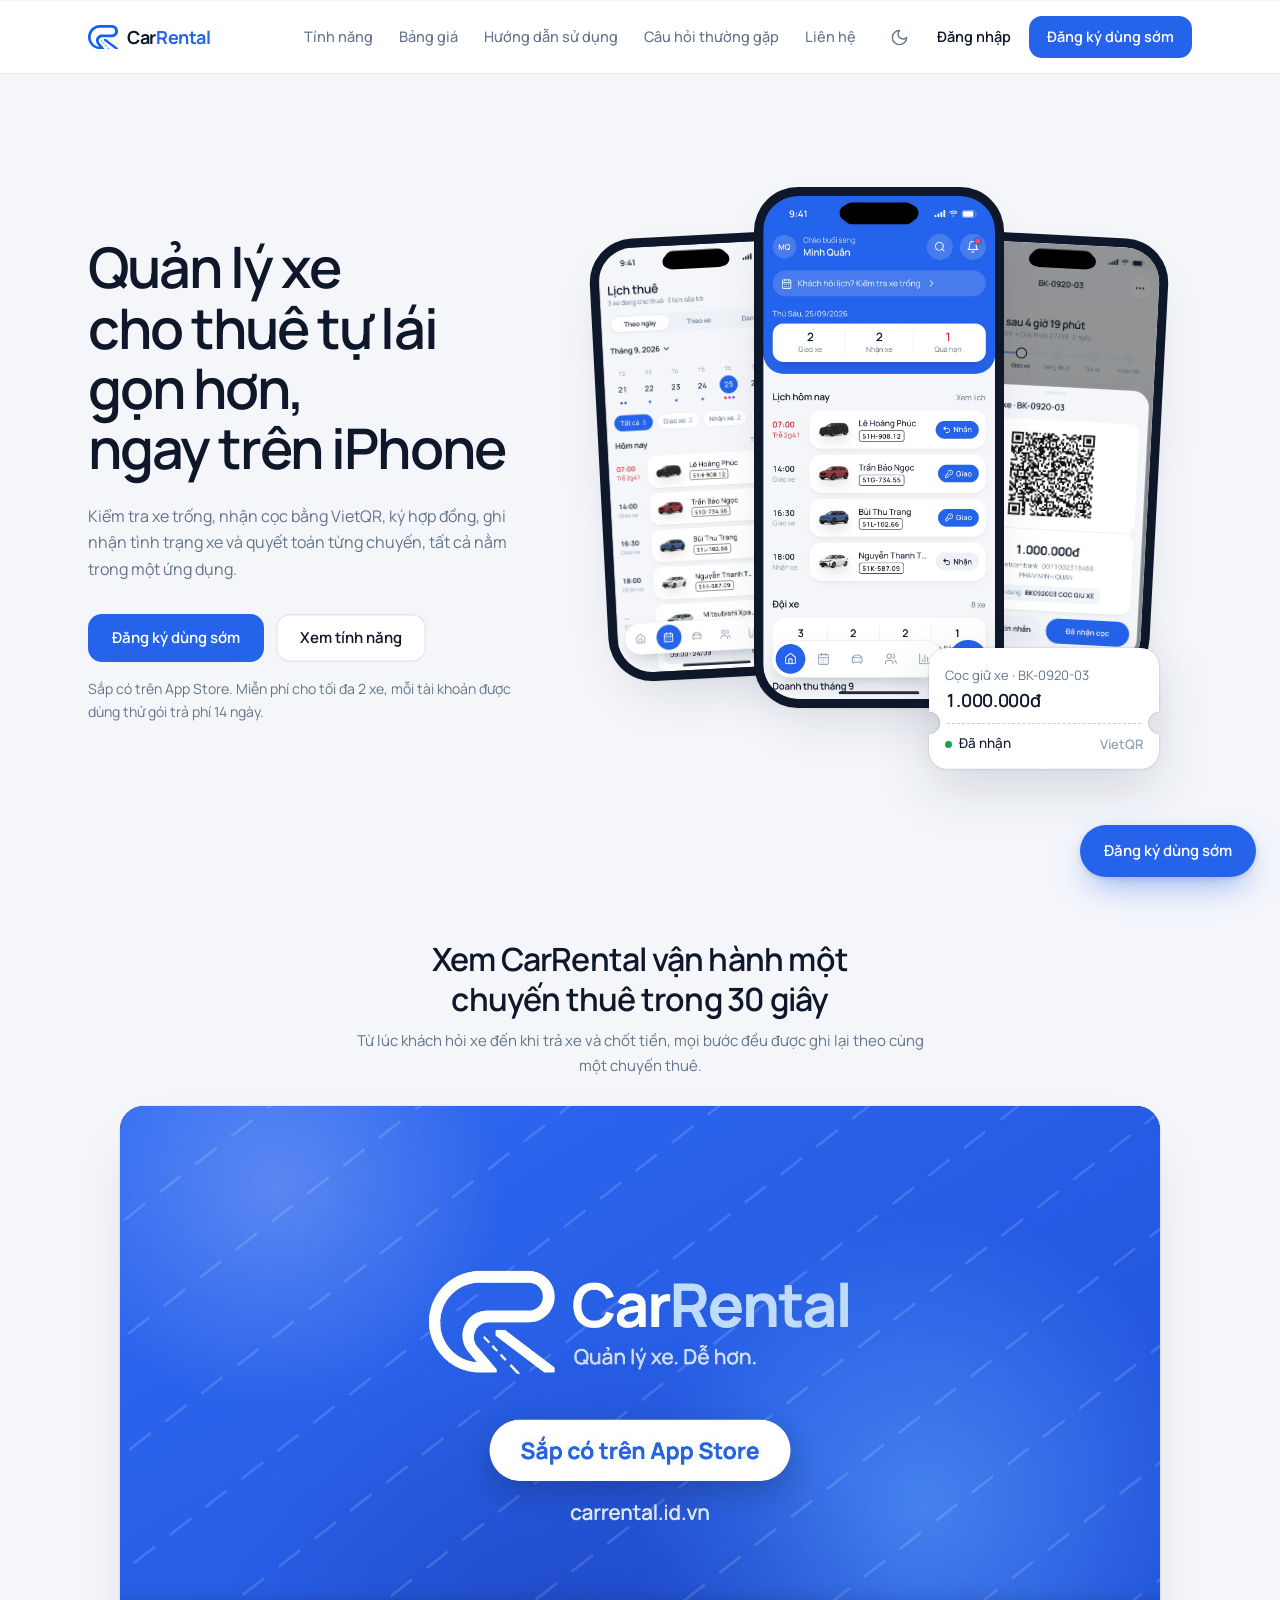
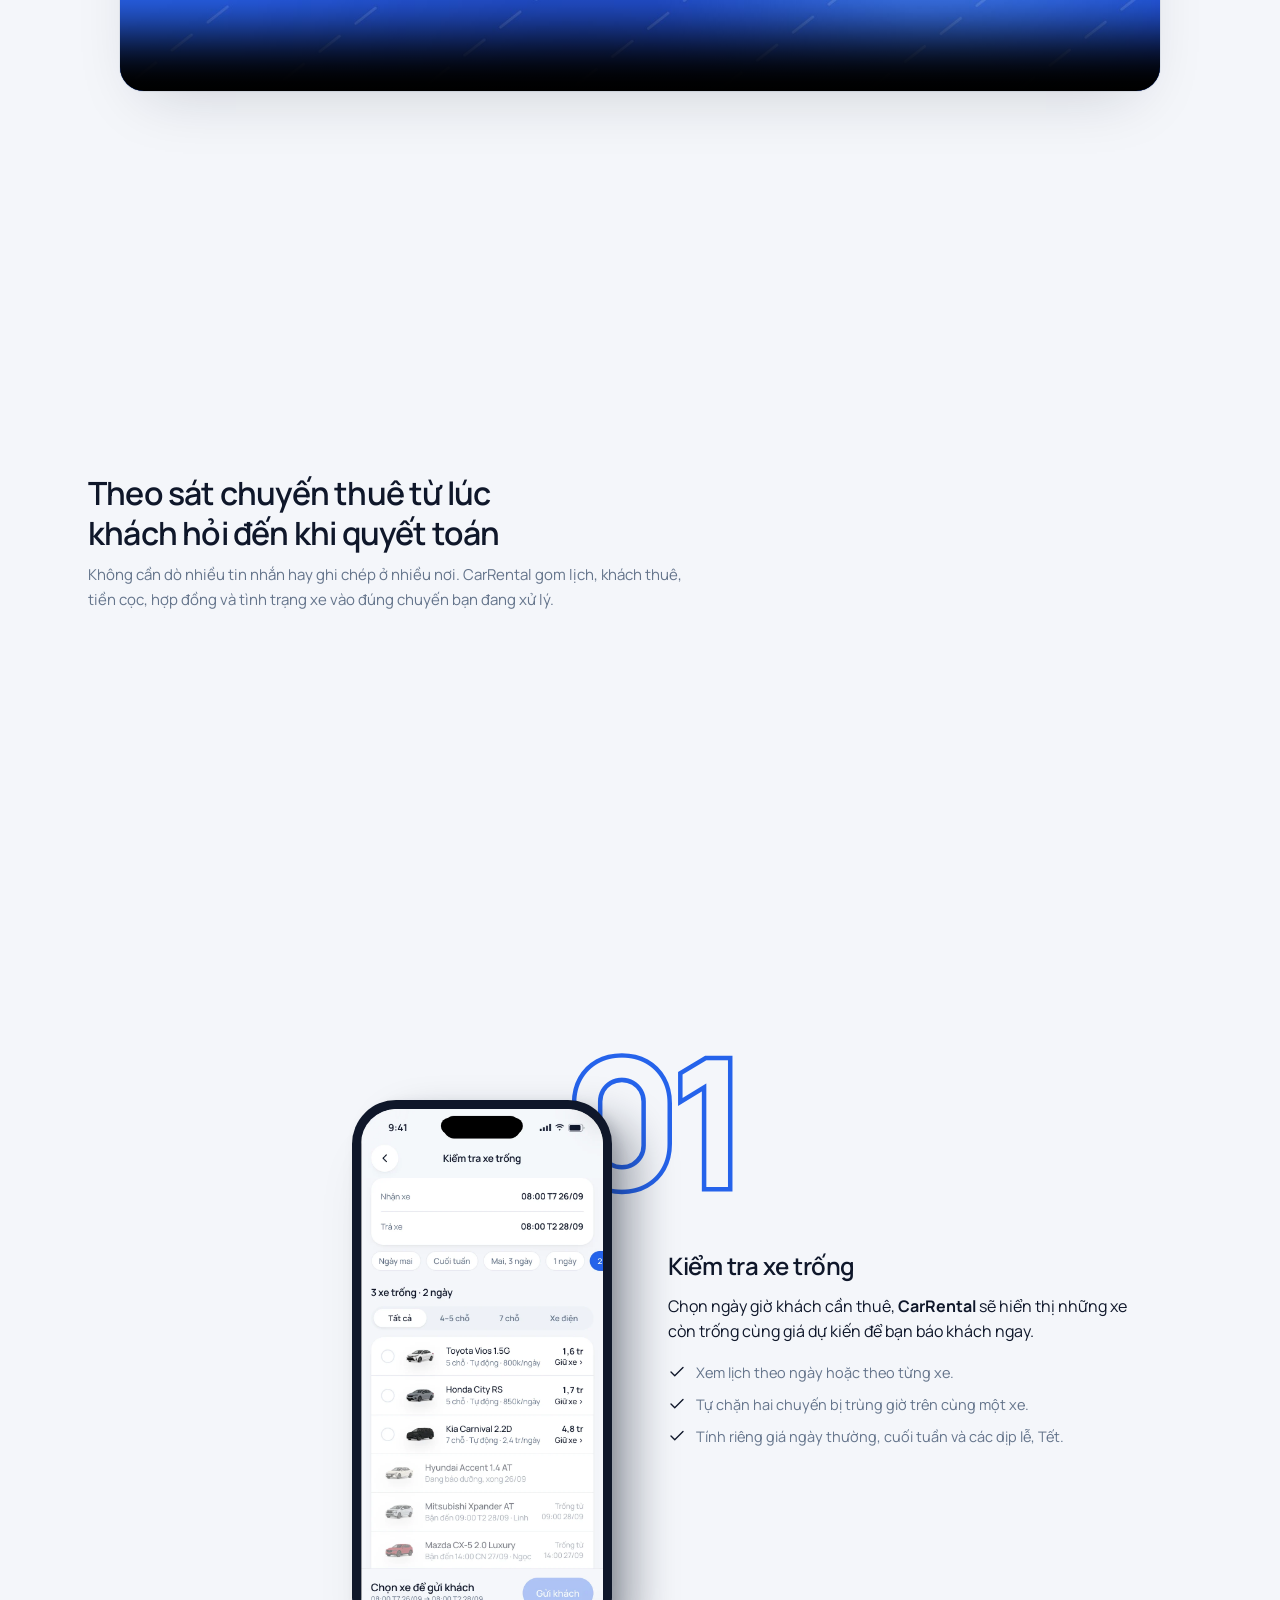
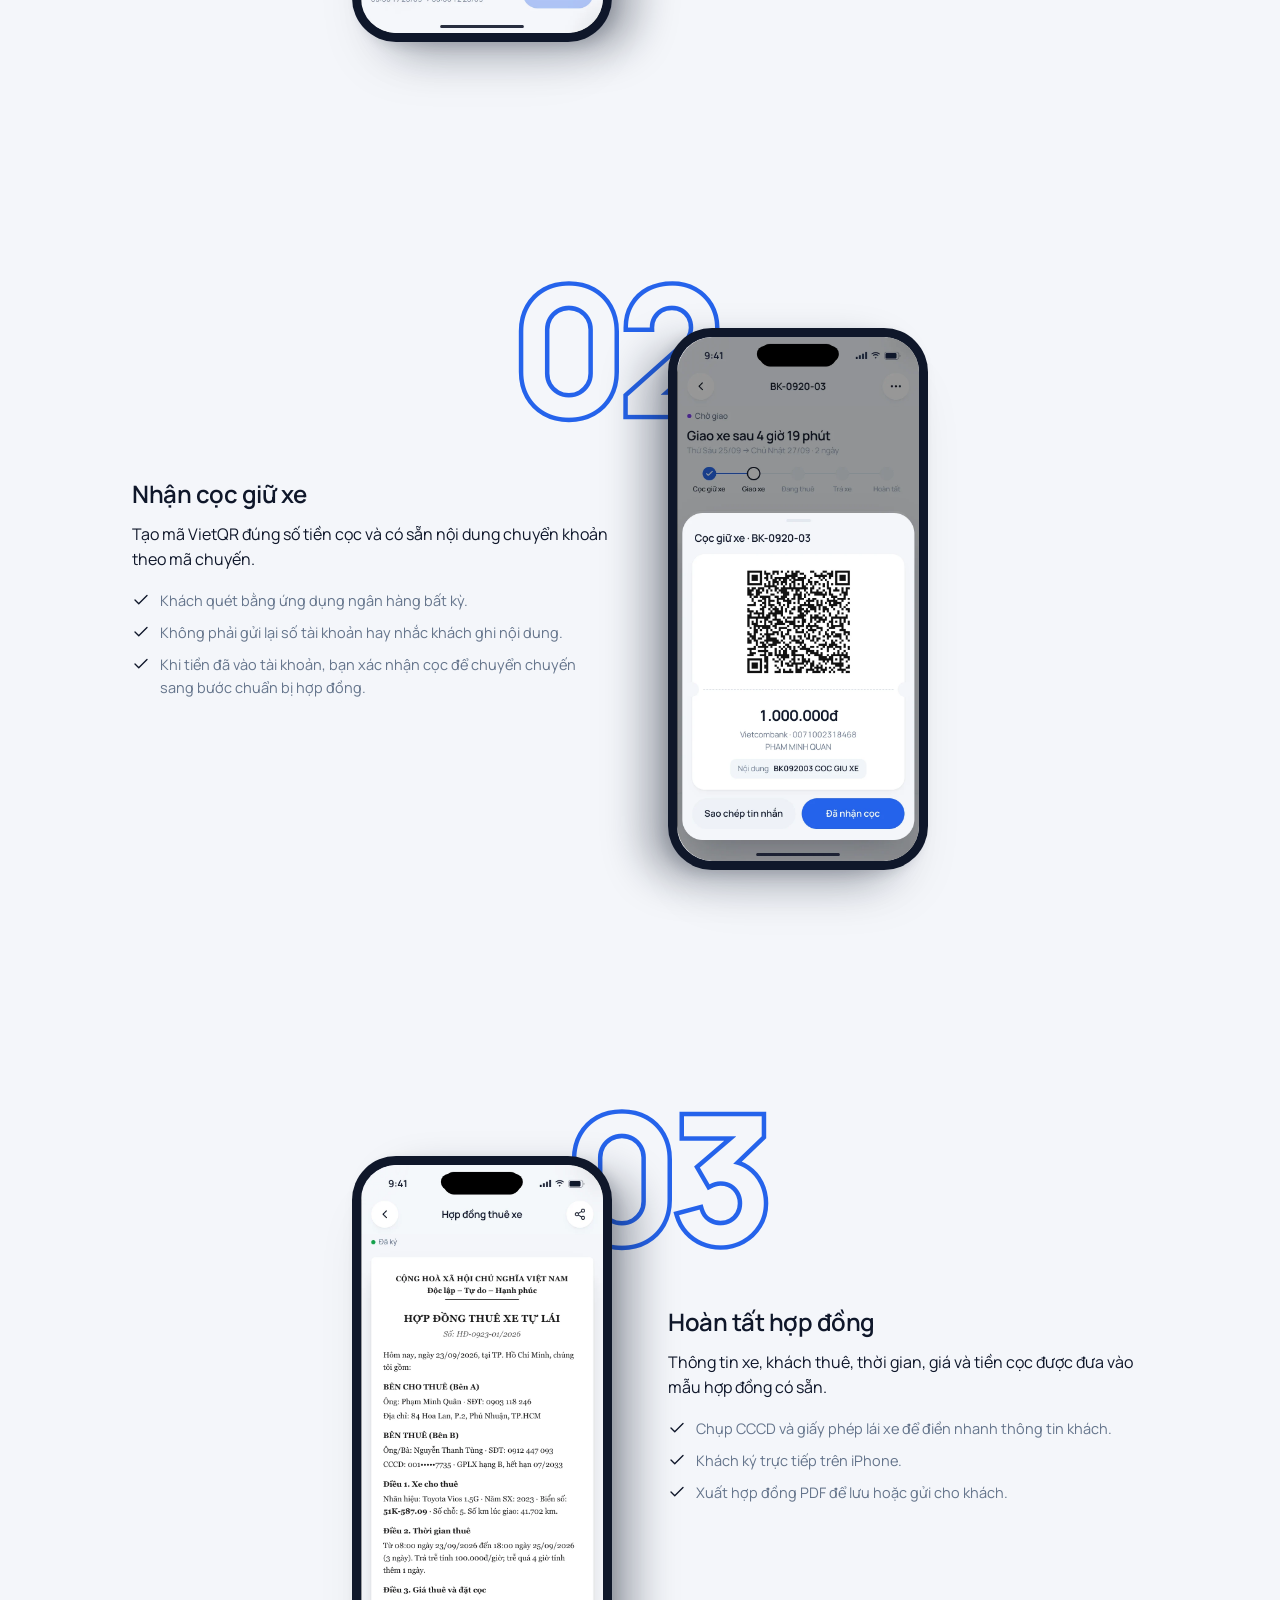
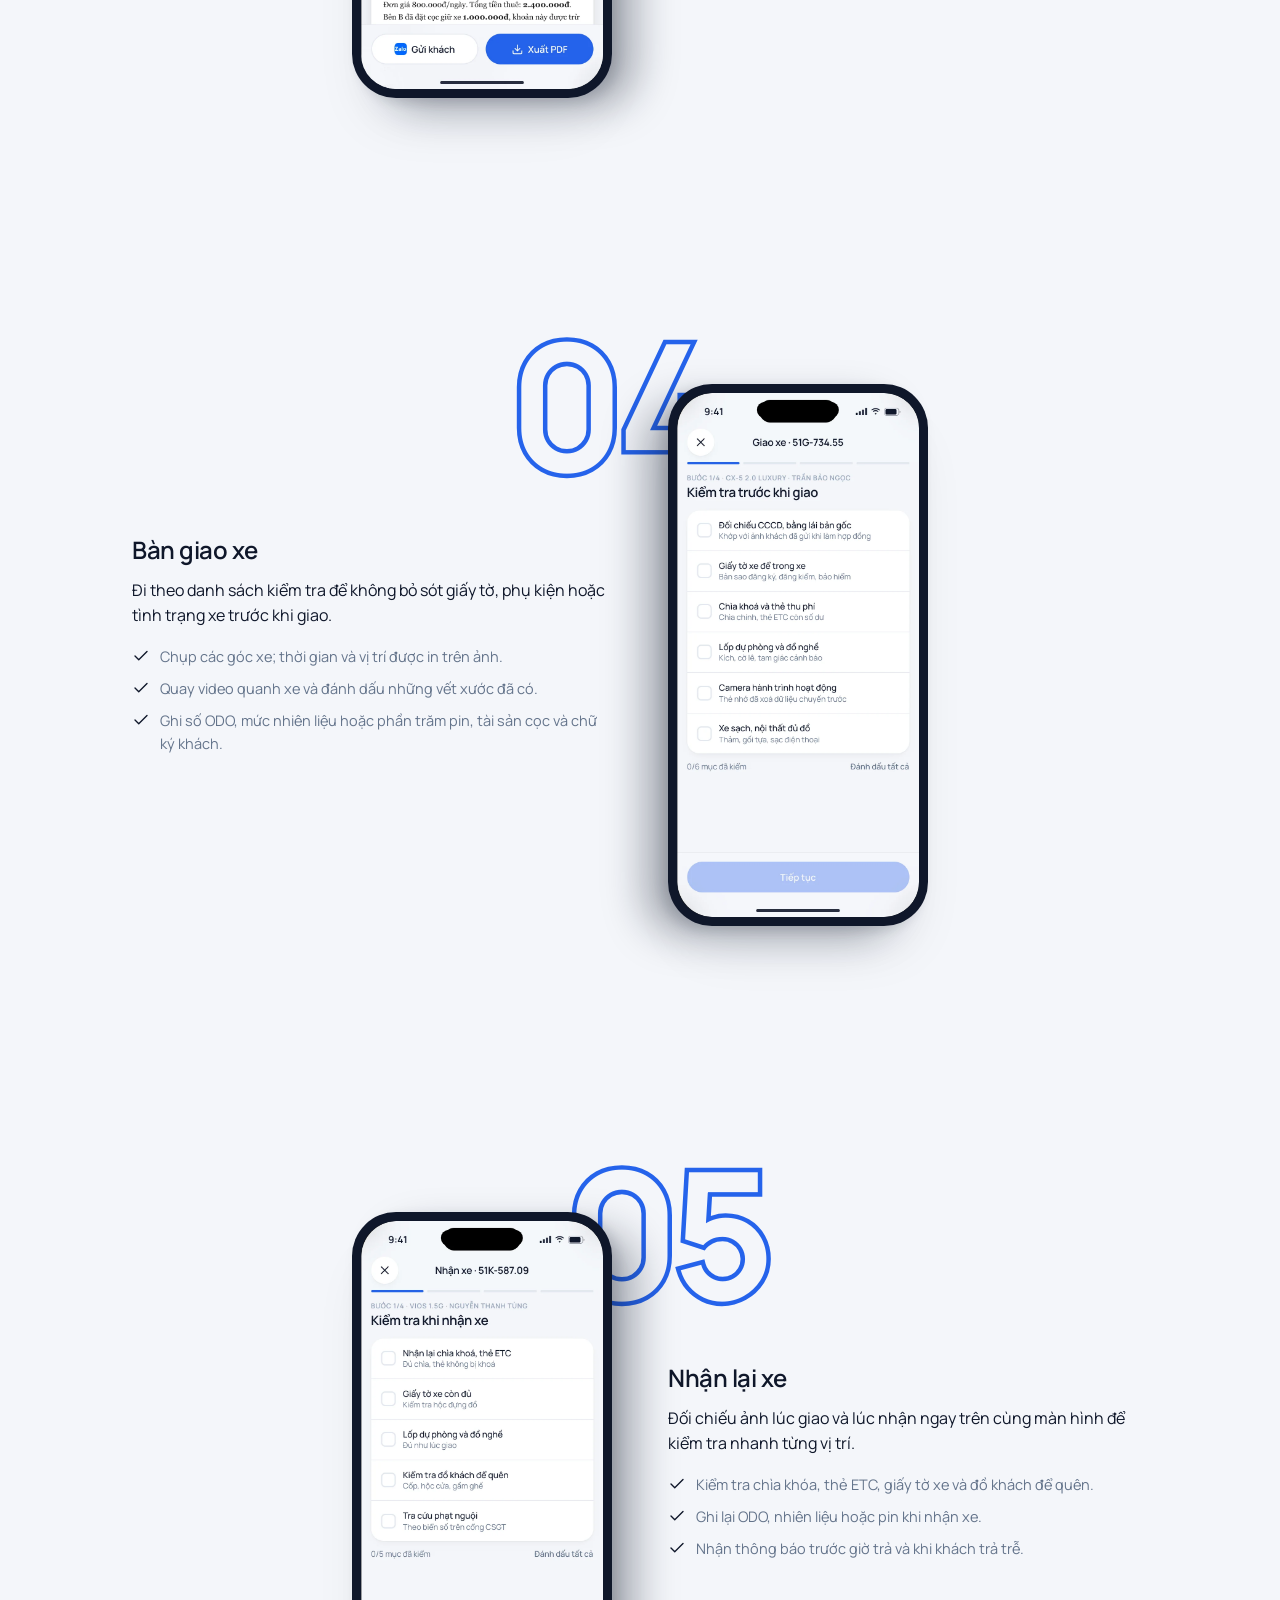
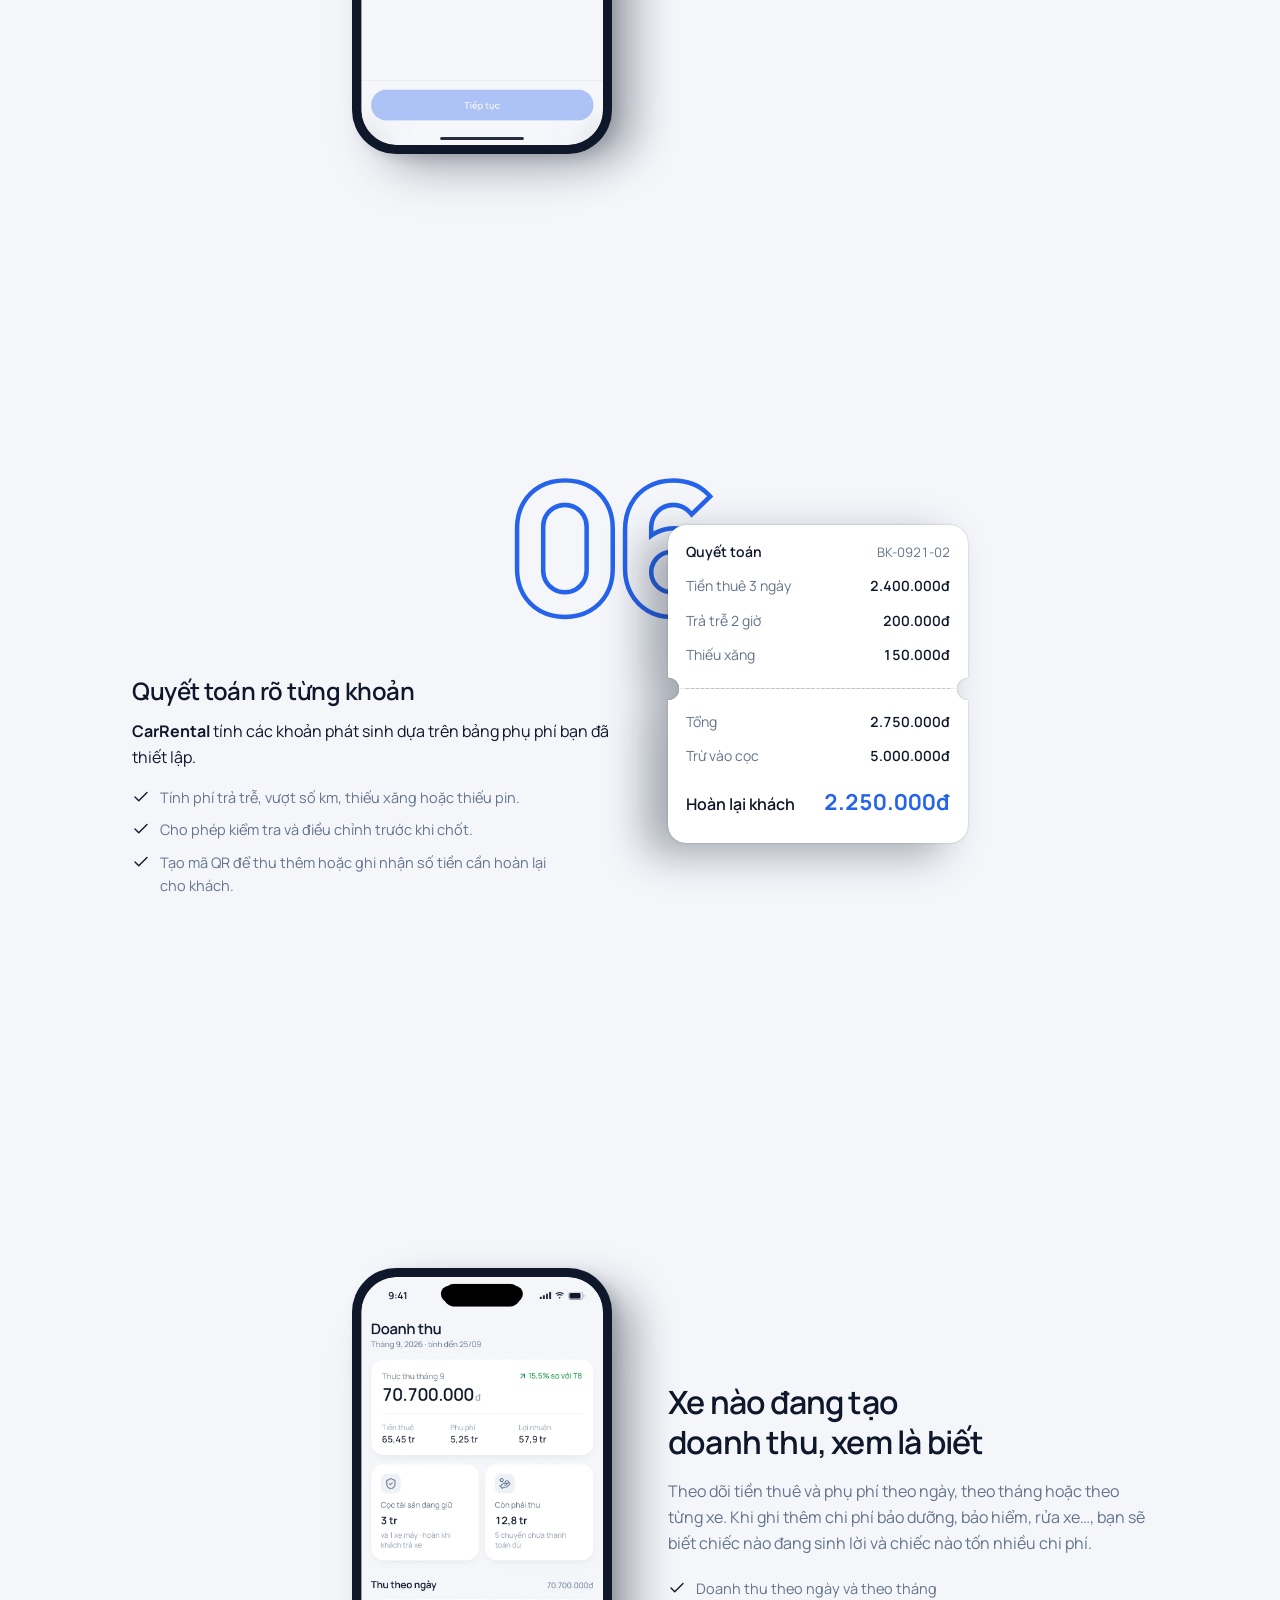
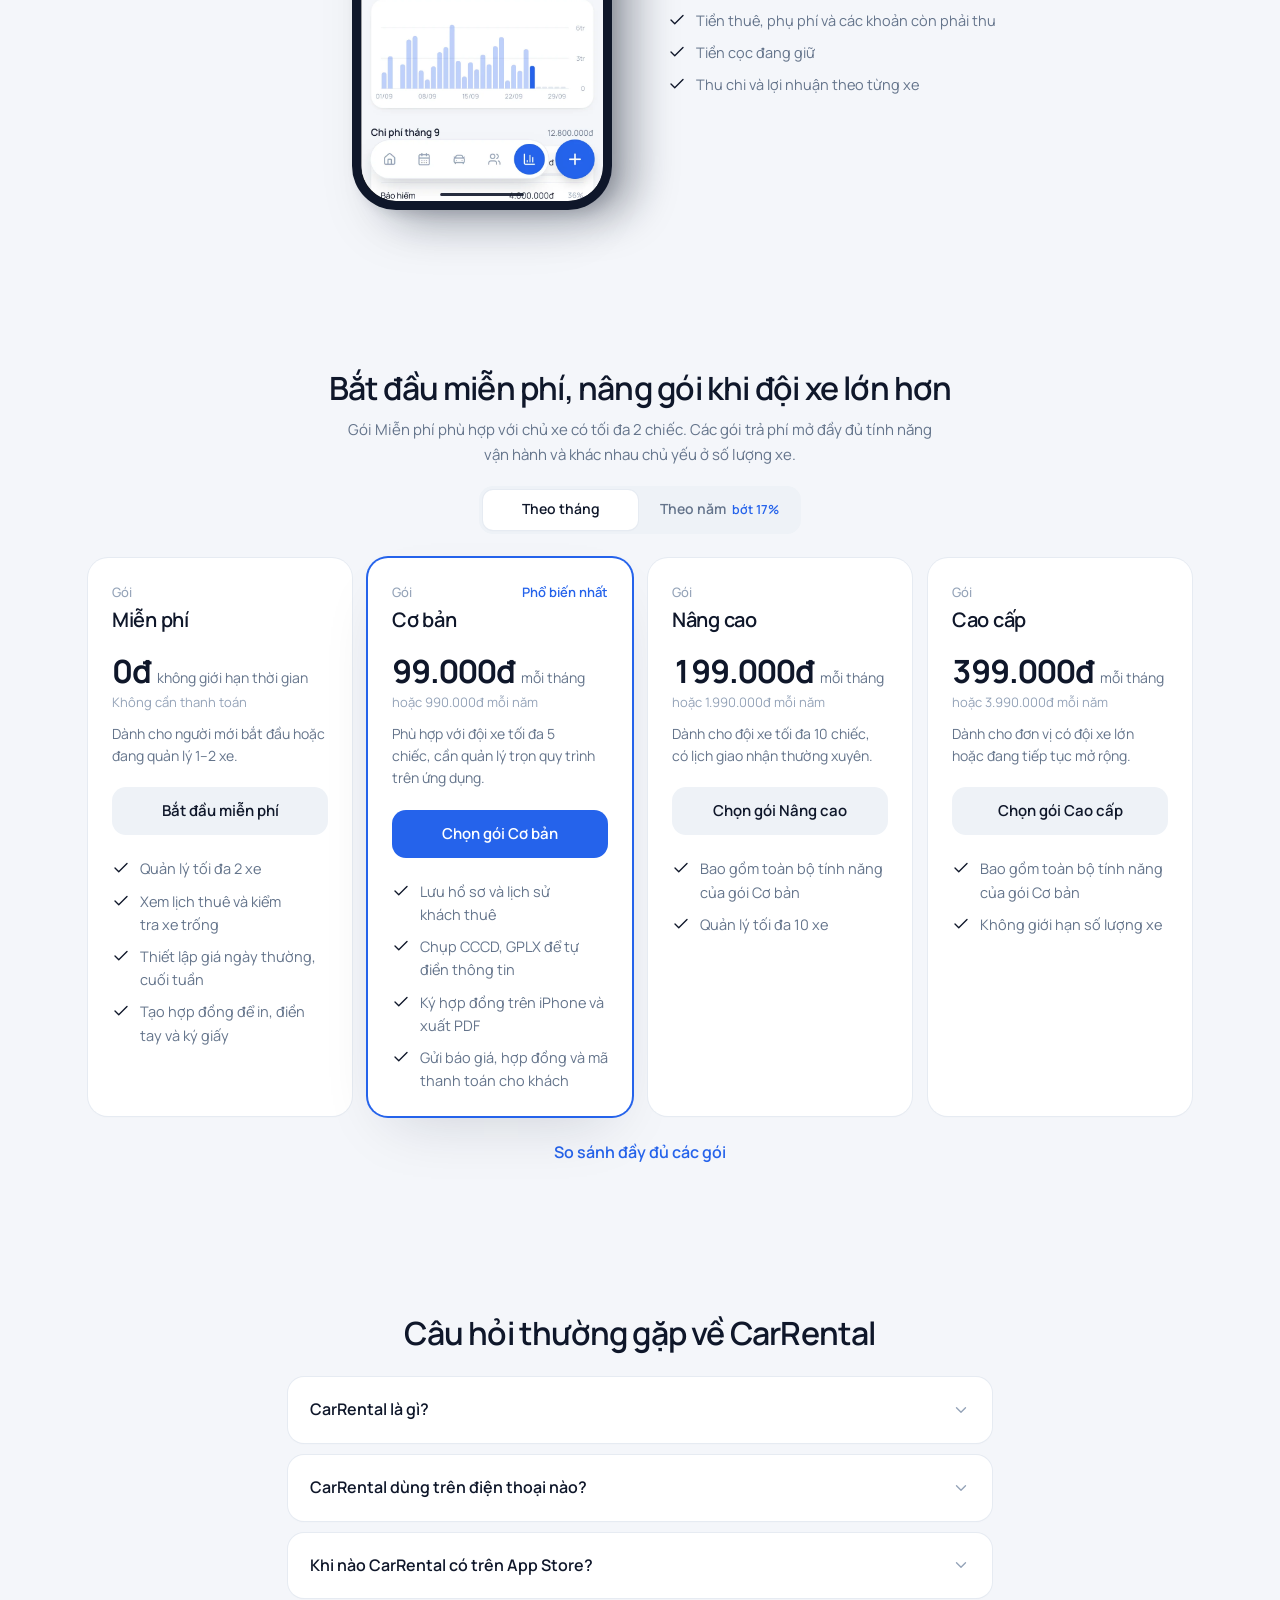
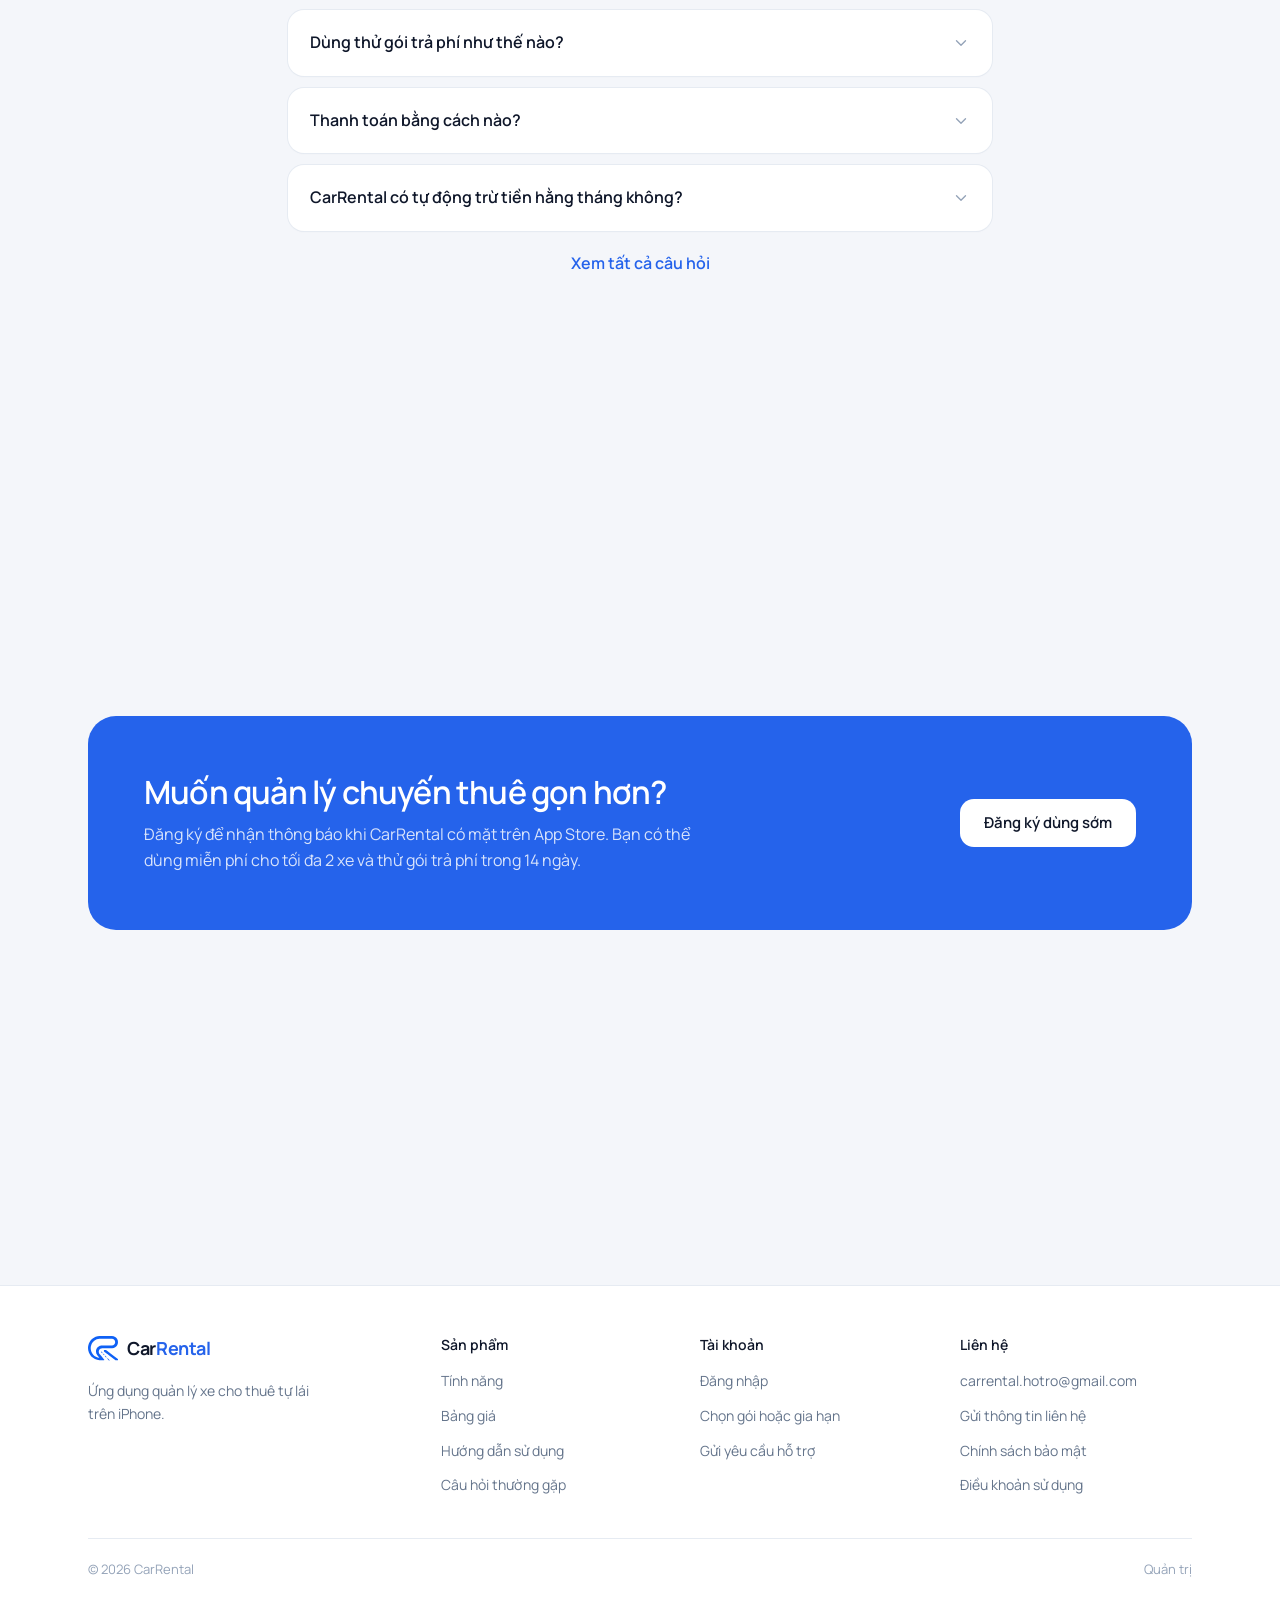
<file: index.html>
<!doctype html>
<html lang="vi" class="paged">
<head>
<meta charset="utf-8">

<meta name="viewport" content="width=device-width, initial-scale=1, viewport-fit=cover">
<title>Ứng dụng quản lý cho thuê xe tự lái | CarRental</title>
<meta name="description" content="CarRental giúp chủ xe quản lý lịch thuê, cọc VietQR, hợp đồng, giao nhận và thu chi ngay trên iPhone. Miễn phí cho đội xe tối đa 2 chiếc.">
<link rel="canonical" href="https://carrental.id.vn/">
<meta property="og:type" content="website">
<meta property="og:site_name" content="CarRental">
<meta property="og:locale" content="vi_VN">
<meta property="og:title" content="Ứng dụng quản lý cho thuê xe tự lái | CarRental">
<meta property="og:description" content="CarRental giúp chủ xe quản lý lịch thuê, cọc VietQR, hợp đồng, giao nhận và thu chi ngay trên iPhone. Miễn phí cho đội xe tối đa 2 chiếc.">
<meta property="og:url" content="https://carrental.id.vn/">
<meta property="og:image" content="https://carrental.id.vn/assets/og.png">
<meta property="og:image:width" content="1200">
<meta property="og:image:height" content="630">
<meta name="twitter:card" content="summary_large_image">
<meta name="theme-color" content="#F4F6FA" media="(prefers-color-scheme: light)">
<meta name="theme-color" content="#0B1120" media="(prefers-color-scheme: dark)">
<link rel="icon" href="./favicon.svg" type="image/svg+xml">
<link rel="apple-touch-icon" href="./assets/apple-touch-icon.png">
<script>try{var t=localStorage.getItem('cr-theme');if(t==='light'||t==='dark')document.documentElement.dataset.theme=t}catch(e){}</script>
<link rel="preconnect" href="https://fonts.googleapis.com">
<link rel="preconnect" href="https://fonts.gstatic.com" crossorigin>
<link rel="stylesheet" href="https://fonts.googleapis.com/css2?family=Manrope:wght@400;500;600;700&display=swap">
<link rel="stylesheet" href="./assets/site.css?v=384101a9">

<script type="application/ld+json">{"@context":"https://schema.org","@type":"SoftwareApplication","name":"CarRental","operatingSystem":"iOS 17+","applicationCategory":"BusinessApplication","inLanguage":"vi","url":"https://carrental.id.vn/","description":"CarRental giúp chủ xe quản lý lịch thuê, cọc VietQR, hợp đồng, giao nhận và thu chi ngay trên iPhone. Miễn phí cho đội xe tối đa 2 chiếc.","offers":[{"@type":"Offer","name":"Gói Miễn phí","price":0,"priceCurrency":"VND"},{"@type":"Offer","name":"Gói Cơ bản","price":99000,"priceCurrency":"VND"},{"@type":"Offer","name":"Gói Nâng cao","price":199000,"priceCurrency":"VND"},{"@type":"Offer","name":"Gói Cao cấp","price":399000,"priceCurrency":"VND"}]}</script>
<script type="application/ld+json">{"@context":"https://schema.org","@type":"Organization","name":"CarRental","url":"https://carrental.id.vn/","logo":"https://carrental.id.vn/assets/icon-512.png","email":"carrental.hotro@gmail.com"}</script>

</head>
<body class="has-dock">
<a class="skip" href="#main">Bỏ qua, tới nội dung</a>
<header class="hdr"><div class="wrap">
  <a class="logo" href="./" aria-label="CarRental, trang chủ"><svg viewBox="21.077 10.416 193.176 157.869"  aria-hidden="true"> <path class="mk-band" d="M196.019 50.456C195.735 61.77 186.627 70.894 175.313 71.177L175.172 71.177C175.03 71.193 174.904 71.193 174.762 71.193C174.573 71.193 174.399 71.193 174.21 71.177L110.439 71.177C106.956 71.177 103.521 71.65 100.322 72.564C98.62 73.021 96.982 73.604 95.406 74.313C95.39 74.313 95.374 74.329 95.359 74.329C91.608 75.952 88.189 78.19 85.195 80.9C85.179 80.9 85.163 80.916 85.148 80.931C82.422 83.405 80.058 86.258 78.12 89.409C78.104 89.409 78.104 89.425 78.104 89.425C75.961 92.923 74.369 96.815 73.44 100.944L73.44 100.975C73.408 100.991 73.408 101.007 73.424 101.038C72.778 103.812 72.447 106.695 72.447 109.658C72.447 118.419 75.331 126.487 80.2 132.963L82.106 135.327C82.138 135.343 82.169 135.374 82.185 135.406L94.46 150.47C63.197 148.28 38.52 121.87 38.52 89.63C38.52 87.172 38.662 84.745 38.946 82.365C39.387 78.521 40.191 74.77 41.31 71.177C48.716 47.525 69.957 30.097 95.406 28.742L98.636 28.647L174.21 28.647C174.399 28.631 174.573 28.631 174.762 28.631C174.951 28.631 175.124 28.631 175.313 28.647C186.627 28.931 195.751 38.055 196.019 49.369C196.035 49.542 196.035 49.731 196.035 49.904C196.035 50.093 196.035 50.267 196.019 50.456M208.026 28.647C204.954 23.81 200.857 19.713 196.019 16.64C189.889 12.685 182.593 10.416 174.762 10.416L99.077 10.416C97.848 10.416 96.619 10.447 95.406 10.494C77.757 11.314 61.653 17.995 48.968 28.647C36.125 39.41 26.812 54.254 22.999 71.177C21.738 76.724 21.077 82.491 21.077 88.416C21.077 130.269 54.042 164.416 95.406 166.338C96.619 166.386 97.848 166.417 99.077 166.417L107.461 166.417L123.616 166.417C124.571 166.417 125.346 165.643 125.346 164.688L125.346 162.703C125.346 162.008 125.098 161.337 124.647 160.809L123.502 159.468L114.158 148.548L113.701 147.996L113.685 147.996L97.092 128.583C97.076 128.567 97.045 128.536 97.045 128.52C96.446 127.968 95.91 127.37 95.406 126.723C95.122 126.377 94.854 126.03 94.586 125.668C94.586 125.652 94.571 125.652 94.571 125.636C91.86 121.87 90.285 117.237 90.285 112.242C90.285 108.129 91.356 104.269 93.247 100.944C93.877 99.825 94.586 98.769 95.406 97.776C96.966 95.822 98.841 94.152 100.953 92.828C104.404 90.654 108.453 89.409 112.802 89.409L174.762 89.409C175.534 89.409 176.306 89.393 177.078 89.346C184.027 88.936 190.504 86.73 196.019 83.185C200.857 80.112 204.954 75.999 208.026 71.177C211.982 65.032 214.251 57.736 214.251 49.904C214.251 42.073 211.982 34.777 208.026 28.647" fill="currentColor"/> <path class="mk-leg" d="M214.253 159.958L214.253 164.91C214.253 165.743 213.578 166.419 212.745 166.419L199.057 166.419C198.437 166.419 197.834 166.216 197.339 165.841L196.021 164.843L159.794 137.393L151.6 131.2L146.116 127.04L144.761 126.016L134.519 118.263L125.348 111.314L124.422 110.61C123.844 110.17 123.504 109.485 123.504 108.758L123.504 102.395C123.504 101.594 124.153 100.945 124.953 100.945L136.786 100.945C137.482 100.945 138.16 101.173 138.715 101.594L148.338 108.887L151.6 111.361L154.074 113.236L168.445 124.125L196.021 145.004L213.336 158.113C213.914 158.551 214.253 159.233 214.253 159.958" fill="currentColor"/> <path class="mk-lane" style="--d:0" d="M107.016 110.927L114.647 118.946C114.908 119.221 114.899 119.654 114.627 119.918L113.164 121.334C112.887 121.603 112.444 121.592 112.18 121.31L104.446 113.051C104.165 112.751 104.207 112.274 104.535 112.028L106.102 110.851C106.382 110.641 106.775 110.673 107.016 110.927" fill="currentColor"/><path class="mk-lane" style="--d:1" d="M120.043 124.62L126.852 131.796C127.112 132.07 127.103 132.503 126.831 132.766L125.285 134.263C125.008 134.531 124.566 134.52 124.302 134.239L117.538 127.02C117.281 126.745 117.291 126.314 117.562 126.052L119.063 124.599C119.338 124.332 119.779 124.342 120.043 124.62" fill="currentColor"/><path class="mk-lane" style="--d:2" d="M132.797 138.037L140.018 145.631C140.279 145.905 140.27 146.339 139.998 146.602L138.341 148.206C138.064 148.474 137.621 148.463 137.358 148.182L130.191 140.536C129.933 140.261 129.943 139.831 130.214 139.569L131.817 138.017C132.093 137.75 132.533 137.759 132.797 138.037" fill="currentColor"/><path class="mk-lane" style="--d:3" d="M159.938 168.285L156.425 168.228C156.238 168.225 156.061 168.146 155.933 168.01L145.291 156.643C145.034 156.369 145.044 155.938 145.315 155.676L147.03 154.016C147.305 153.749 147.745 153.758 148.01 154.036L160.449 167.12C160.87 167.563 160.549 168.295 159.938 168.285" fill="currentColor"/> </svg><b>Car<span>Rental</span></b></a>
  <nav class="nav" aria-label="Chính"><a href="./tinh-nang/" >Tính năng</a><a href="./bang-gia/" >Bảng giá</a><a href="./huong-dan/" >Hướng dẫn sử dụng</a><a href="./cau-hoi/" >Câu hỏi thường gặp</a><a href="./lien-he/" >Liên hệ</a></nav>
  <div class="hdr-act">
    <button class="icon-btn theme-btn" type="button"></button>
    <a class="hdr-login" href="./tai-khoan/" data-login>Đăng nhập</a>
    <a class="btn sm" href="./lien-he/?muc=dung-thu">Đăng ký dùng sớm</a>
    <button class="icon-btn menu-btn" id="menu-btn" type="button" aria-label="Mở menu" aria-expanded="false" aria-controls="menu"><svg class="i" viewBox="0 0 24 24" aria-hidden="true"><path d="M4 6h16"/><path d="M4 12h16"/><path d="M4 18h16"/></svg></button>
  </div>
</div></header>
<nav class="menu" id="menu" hidden aria-label="Menu"><a href="./tinh-nang/">Tính năng</a><a href="./bang-gia/">Bảng giá</a><a href="./huong-dan/">Hướng dẫn sử dụng</a><a href="./cau-hoi/">Câu hỏi thường gặp</a><a href="./lien-he/">Liên hệ</a><a href="./tai-khoan/" data-login>Đăng nhập</a><a class="btn block" href="./lien-he/?muc=dung-thu">Đăng ký dùng sớm</a></nav>
<main id="main">
<section class="hero pg">
  <div class="wrap hero-grid">
    <div>
      <h1 class="h-hero">Quản lý xe cho&nbsp;thuê&nbsp;tự&nbsp;lái gọn&nbsp;hơn, ngay&nbsp;trên&nbsp;iPhone</h1>
      <p class="lead" style="margin-top:24px">Kiểm tra xe trống, nhận cọc bằng VietQR, ký hợp đồng, ghi nhận tình trạng xe và quyết toán từng chuyến, tất cả nằm trong một ứng dụng.</p>
      <div class="cta"><a class="btn" href="./lien-he/?muc=dung-thu">Đăng ký dùng sớm</a><a class="btn line" href="./tinh-nang/">Xem tính năng</a></div>
      <p class="fine">Sắp có trên App Store. Miễn phí cho tối đa 2 xe, mỗi tài khoản được dùng thử gói trả phí 14 ngày.</p>
    </div>
    <div class="hero-shots" aria-label="Ảnh màn hình ứng dụng">
      <div class="phone p2"><div class="scr"><img class="l" src="./assets/screens/cal-light.webp" alt="Màn Lịch thuê theo ngày" width="393" height="852" loading="lazy" decoding="async"><img class="d" src="./assets/screens/cal-dark.webp" alt="" width="393" height="852" loading="lazy" decoding="async"></div></div>
      <div class="phone p3"><div class="scr"><img class="l" src="./assets/screens/holdqr-light.webp" alt="Mã VietQR cọc giữ xe" width="393" height="852" loading="lazy" decoding="async"><img class="d" src="./assets/screens/holdqr-dark.webp" alt="" width="393" height="852" loading="lazy" decoding="async"></div></div>
      <div class="phone p1 eager"><div class="scr"><img class="l" src="./assets/screens/home-light.webp" alt="Màn Tổng quan: lịch giao nhận hôm nay, đội xe, doanh thu tháng" width="393" height="852" fetchpriority="high" decoding="async"><img class="d" src="./assets/screens/home-dark.webp" alt="" width="393" height="852" loading="lazy" decoding="async"></div></div>
      <div class="ticket float">
        <div class="tk" style="padding:14px 16px 10px"><span class="small muted">Cọc giữ xe · BK-0920-03</span><div class="h-card num" style="margin-top:2px">1.000.000đ</div></div>
        <div class="cut"></div>
        <div class="tk" style="padding:10px 16px 14px;display:flex;justify-content:space-between;align-items:center"><span class="st" style="color:var(--ink);font-weight:500"><i class="dot ok"></i>Đã nhận</span><span class="small faint" style="font-weight:600">VietQR</span></div>
      </div>
    </div>
  </div>
</section>

<section class="sec film-sec pg" aria-label="Video giới thiệu">
  <div class="wrap">
    <div class="sec-head center">
      <h2 class="h-sec">Xem CarRental vận hành một chuyến thuê trong 30 giây</h2>
      <p class="lead">Từ lúc khách hỏi xe đến khi trả xe và chốt tiền, mọi bước đều được ghi lại theo cùng một chuyến thuê.</p>
    </div>
    <!-- Màn rộng phát bản ngang, điện thoại phát bản dọc; bản bị ẩn không bao giờ tải. Lướt tới thì tự phát và lặp lại (site.js) -->
    <div class="film">
      <div class="film-box film-wide">
        <video controls playsinline loop preload="none" width="1920" height="1080" poster="./assets/video/launch-16x9.jpg">
          <source src="./assets/video/launch-16x9.mp4" type="video/mp4">
        </video>
        <button class="film-sound" type="button" hidden><svg viewBox="0 0 24 24" aria-hidden="true"><path d="M11 5 6 9H2v6h4l5 4V5z"/><path d="M15.5 8.5a5 5 0 0 1 0 7"/><path d="M19 5a10 10 0 0 1 0 14"/></svg>Bật tiếng</button>
      </div>
      <div class="film-box film-tall">
        <video controls playsinline loop preload="none" width="720" height="1280" poster="./assets/video/launch-9x16.jpg">
          <source src="./assets/video/launch-9x16.mp4" type="video/mp4">
        </video>
        <button class="film-sound" type="button" hidden><svg viewBox="0 0 24 24" aria-hidden="true"><path d="M11 5 6 9H2v6h4l5 4V5z"/><path d="M15.5 8.5a5 5 0 0 1 0 7"/><path d="M19 5a10 10 0 0 1 0 14"/></svg>Bật tiếng</button>
      </div>
    </div>
  </div>
</section>

<section class="sec">
  <div class="wrap">
    <div class="sec-head pg">
      <h2 class="h-sec">Theo sát chuyến thuê từ lúc khách hỏi đến khi quyết toán</h2>
      <p class="lead">Không cần dò nhiều tin nhắn hay ghi chép ở nhiều nơi. CarRental gom lịch, khách thuê, tiền cọc, hợp đồng và tình trạng xe vào đúng chuyến bạn đang xử lý.</p>
    </div>
    <div class="rsteps">
      <div class="rstep pg">
        <div class="media"><div class="ph">
          <span class="rs-num" aria-hidden="true">01</span>
          <div class="phone "><div class="scr"><img class="l" src="./assets/screens/avail-light.webp" alt="Kiểm tra xe trống theo ngày giờ" width="393" height="852" loading="lazy" decoding="async"><img class="d" src="./assets/screens/avail-dark.webp" alt="" width="393" height="852" loading="lazy" decoding="async"></div></div>
        </div></div>
        <div class="copy">
          <h3 class="h-ch">Kiểm tra xe trống</h3>
          <p class="ch-main">Chọn ngày giờ khách cần thuê, <b>CarRental</b> sẽ hiển thị những xe còn trống cùng giá dự kiến để bạn báo khách ngay.</p>
          <ul class="checks"><li><svg class="i" viewBox="0 0 24 24" aria-hidden="true"><path d="M20 6 9 17l-5-5"/></svg><span>Xem lịch theo ngày hoặc theo từng xe.</span></li><li><svg class="i" viewBox="0 0 24 24" aria-hidden="true"><path d="M20 6 9 17l-5-5"/></svg><span>Tự chặn hai chuyến bị trùng giờ trên cùng một xe.</span></li><li><svg class="i" viewBox="0 0 24 24" aria-hidden="true"><path d="M20 6 9 17l-5-5"/></svg><span>Tính riêng giá ngày thường, cuối tuần và các dịp lễ, Tết.</span></li></ul>
        </div>
      </div>
      <div class="rstep flip pg">
        <div class="media"><div class="ph">
          <span class="rs-num" aria-hidden="true">02</span>
          <div class="phone "><div class="scr"><img class="l" src="./assets/screens/holdqr-light.webp" alt="Mã VietQR cọc giữ xe" width="393" height="852" loading="lazy" decoding="async"><img class="d" src="./assets/screens/holdqr-dark.webp" alt="" width="393" height="852" loading="lazy" decoding="async"></div></div>
        </div></div>
        <div class="copy">
          <h3 class="h-ch">Nhận cọc giữ xe</h3>
          <p class="ch-main">Tạo mã VietQR đúng số tiền cọc và có sẵn nội dung chuyển khoản theo mã chuyến.</p>
          <ul class="checks"><li><svg class="i" viewBox="0 0 24 24" aria-hidden="true"><path d="M20 6 9 17l-5-5"/></svg><span>Khách quét bằng ứng dụng ngân hàng bất kỳ.</span></li><li><svg class="i" viewBox="0 0 24 24" aria-hidden="true"><path d="M20 6 9 17l-5-5"/></svg><span>Không phải gửi lại số tài khoản hay nhắc khách ghi nội dung.</span></li><li><svg class="i" viewBox="0 0 24 24" aria-hidden="true"><path d="M20 6 9 17l-5-5"/></svg><span>Khi tiền đã vào tài khoản, bạn xác nhận cọc để chuyển chuyến sang bước chuẩn bị hợp đồng.</span></li></ul>
        </div>
      </div>
      <div class="rstep pg">
        <div class="media"><div class="ph">
          <span class="rs-num" aria-hidden="true">03</span>
          <div class="phone "><div class="scr"><img class="l" src="./assets/screens/contract-light.webp" alt="Hợp đồng thuê xe tự lái điền sẵn" width="393" height="852" loading="lazy" decoding="async"><img class="d" src="./assets/screens/contract-dark.webp" alt="" width="393" height="852" loading="lazy" decoding="async"></div></div>
        </div></div>
        <div class="copy">
          <h3 class="h-ch">Hoàn tất hợp đồng</h3>
          <p class="ch-main">Thông tin xe, khách thuê, thời gian, giá và tiền cọc được đưa vào mẫu hợp đồng có sẵn.</p>
          <ul class="checks"><li><svg class="i" viewBox="0 0 24 24" aria-hidden="true"><path d="M20 6 9 17l-5-5"/></svg><span>Chụp CCCD và giấy phép lái xe để điền nhanh thông tin khách.</span></li><li><svg class="i" viewBox="0 0 24 24" aria-hidden="true"><path d="M20 6 9 17l-5-5"/></svg><span>Khách ký trực tiếp trên iPhone.</span></li><li><svg class="i" viewBox="0 0 24 24" aria-hidden="true"><path d="M20 6 9 17l-5-5"/></svg><span>Xuất hợp đồng PDF để lưu hoặc gửi cho khách.</span></li></ul>
        </div>
      </div>
      <div class="rstep flip pg">
        <div class="media"><div class="ph">
          <span class="rs-num" aria-hidden="true">04</span>
          <div class="phone "><div class="scr"><img class="l" src="./assets/screens/handover-light.webp" alt="Danh sách kiểm tra trước khi giao xe" width="393" height="852" loading="lazy" decoding="async"><img class="d" src="./assets/screens/handover-dark.webp" alt="" width="393" height="852" loading="lazy" decoding="async"></div></div>
        </div></div>
        <div class="copy">
          <h3 class="h-ch">Bàn giao xe</h3>
          <p class="ch-main">Đi theo danh sách kiểm tra để không bỏ sót giấy tờ, phụ kiện hoặc tình trạng xe trước khi giao.</p>
          <ul class="checks"><li><svg class="i" viewBox="0 0 24 24" aria-hidden="true"><path d="M20 6 9 17l-5-5"/></svg><span>Chụp các góc xe; thời gian và vị trí được in trên ảnh.</span></li><li><svg class="i" viewBox="0 0 24 24" aria-hidden="true"><path d="M20 6 9 17l-5-5"/></svg><span>Quay video quanh xe và đánh dấu những vết xước đã có.</span></li><li><svg class="i" viewBox="0 0 24 24" aria-hidden="true"><path d="M20 6 9 17l-5-5"/></svg><span>Ghi số ODO, mức nhiên liệu hoặc phần trăm pin, tài sản cọc và chữ ký khách.</span></li></ul>
        </div>
      </div>
      <div class="rstep pg">
        <div class="media"><div class="ph">
          <span class="rs-num" aria-hidden="true">05</span>
          <div class="phone "><div class="scr"><img class="l" src="./assets/screens/returnCar-light.webp" alt="Kiểm tra khi nhận xe" width="393" height="852" loading="lazy" decoding="async"><img class="d" src="./assets/screens/returnCar-dark.webp" alt="" width="393" height="852" loading="lazy" decoding="async"></div></div>
        </div></div>
        <div class="copy">
          <h3 class="h-ch">Nhận lại xe</h3>
          <p class="ch-main">Đối chiếu ảnh lúc giao và lúc nhận ngay trên cùng màn hình để kiểm tra nhanh từng vị trí.</p>
          <ul class="checks"><li><svg class="i" viewBox="0 0 24 24" aria-hidden="true"><path d="M20 6 9 17l-5-5"/></svg><span>Kiểm tra chìa khóa, thẻ ETC, giấy tờ xe và đồ khách để quên.</span></li><li><svg class="i" viewBox="0 0 24 24" aria-hidden="true"><path d="M20 6 9 17l-5-5"/></svg><span>Ghi lại ODO, nhiên liệu hoặc pin khi nhận xe.</span></li><li><svg class="i" viewBox="0 0 24 24" aria-hidden="true"><path d="M20 6 9 17l-5-5"/></svg><span>Nhận thông báo trước giờ trả và khi khách trả trễ.</span></li></ul>
        </div>
      </div>
      <div class="rstep flip pg">
        <div class="media"><div class="ph">
          <span class="rs-num" aria-hidden="true">06</span>
          <div class="ticket">
            <div class="tk tk-top">
              <div class="tk-head"><b>Quyết toán</b><span class="num">BK-0921-02</span></div>
              <div class="kv"><span>Tiền thuê 3 ngày</span><span>2.400.000đ</span></div>
              <div class="kv"><span>Trả trễ 2 giờ</span><span>200.000đ</span></div>
              <div class="kv"><span>Thiếu xăng</span><span>150.000đ</span></div>
            </div>
            <div class="cut"></div>
            <div class="tk tk-bot">
              <div class="kv"><span>Tổng</span><span>2.750.000đ</span></div>
              <div class="kv"><span>Trừ vào cọc</span><span>5.000.000đ</span></div>
              <div class="kv total-row"><span>Hoàn lại khách</span><span>2.250.000đ</span></div>
            </div>
          </div>
        </div></div>
        <div class="copy">
          <h3 class="h-ch">Quyết toán rõ từng khoản</h3>
          <p class="ch-main"><b>CarRental</b> tính các khoản phát sinh dựa trên bảng phụ phí bạn đã thiết lập.</p>
          <ul class="checks"><li><svg class="i" viewBox="0 0 24 24" aria-hidden="true"><path d="M20 6 9 17l-5-5"/></svg><span>Tính phí trả trễ, vượt số km, thiếu xăng hoặc thiếu pin.</span></li><li><svg class="i" viewBox="0 0 24 24" aria-hidden="true"><path d="M20 6 9 17l-5-5"/></svg><span>Cho phép kiểm tra và điều chỉnh trước khi chốt.</span></li><li><svg class="i" viewBox="0 0 24 24" aria-hidden="true"><path d="M20 6 9 17l-5-5"/></svg><span>Tạo mã QR để thu thêm hoặc ghi nhận số tiền cần hoàn lại cho khách.</span></li></ul>
        </div>
      </div>
    </div>
  </div>
</section>

<section class="sec pg">
  <div class="wrap">
    <!-- Cùng bố cục với 6 bước (tiếp tục so le, không có số) -->
    <div class="rstep plain">
      <div class="media"><div class="ph"><div class="phone "><div class="scr"><img class="l" src="./assets/screens/revenue-light.webp" alt="Màn Doanh thu theo tháng" width="393" height="852" loading="lazy" decoding="async"><img class="d" src="./assets/screens/revenue-dark.webp" alt="" width="393" height="852" loading="lazy" decoding="async"></div></div></div></div>
      <div class="copy">
        <h2 class="h-sec">Xe nào đang tạo doanh thu, xem là biết</h2>
        <p class="lead">Theo dõi tiền thuê và phụ phí theo ngày, theo tháng hoặc theo từng xe. Khi ghi thêm chi phí bảo dưỡng, bảo hiểm, rửa xe…, bạn sẽ biết chiếc nào đang sinh lời và chiếc nào tốn nhiều chi phí.</p>
        <ul class="checks">
          <li><svg class="i" viewBox="0 0 24 24" aria-hidden="true"><path d="M20 6 9 17l-5-5"/></svg><span>Doanh thu theo ngày và theo tháng</span></li>
          <li><svg class="i" viewBox="0 0 24 24" aria-hidden="true"><path d="M20 6 9 17l-5-5"/></svg><span>Tiền thuê, phụ phí và các khoản còn phải thu</span></li>
          <li><svg class="i" viewBox="0 0 24 24" aria-hidden="true"><path d="M20 6 9 17l-5-5"/></svg><span>Tiền cọc đang giữ</span></li>
          <li><svg class="i" viewBox="0 0 24 24" aria-hidden="true"><path d="M20 6 9 17l-5-5"/></svg><span>Thu chi và lợi nhuận theo từng xe</span></li>
        </ul>
      </div>
    </div>
  </div>
</section>

<section class="sec pg" id="bang-gia">
  <div class="wrap">
    <div class="sec-head center reveal" style="margin-bottom:0">
      <h2 class="h-sec">Bắt đầu miễn phí, nâng gói khi đội xe lớn hơn</h2>
      <p class="lead">Gói Miễn phí phù hợp với chủ xe có tối đa 2 chiếc. Các gói trả phí mở đầy đủ tính năng vận hành và khác nhau chủ yếu ở số lượng xe.</p>
    </div>
    <div class="seg-wrap"><div class="seg" role="tablist" aria-label="Kỳ hạn"><button role="tab" class="on" data-period="month" aria-selected="true">Theo tháng</button><button role="tab" data-period="year" aria-selected="false">Theo năm<small>bớt 17%</small></button></div></div>
    <div class="plans">
  <article class="plan ">
    <div class="top"><span class="kicker">Gói</span></div>
    <h3>Miễn phí</h3>
    <div class="price"><b>0đ</b><span>không giới hạn thời gian</span></div>
    <div class="per">Không cần thanh toán</div>
    <p class="tagline">Dành cho người mới bắt đầu hoặc đang quản lý 1–2 xe.</p>
    <a class="btn soft block" href="./huong-dan/">Bắt đầu miễn phí</a>
    <ul class="checks"><li><svg class="i" viewBox="0 0 24 24" aria-hidden="true"><path d="M20 6 9 17l-5-5"/></svg><span>Quản lý tối đa 2 xe</span></li><li><svg class="i" viewBox="0 0 24 24" aria-hidden="true"><path d="M20 6 9 17l-5-5"/></svg><span>Xem lịch thuê và kiểm tra xe trống</span></li><li><svg class="i" viewBox="0 0 24 24" aria-hidden="true"><path d="M20 6 9 17l-5-5"/></svg><span>Thiết lập giá ngày thường, cuối tuần</span></li><li><svg class="i" viewBox="0 0 24 24" aria-hidden="true"><path d="M20 6 9 17l-5-5"/></svg><span>Tạo hợp đồng để in, điền tay và ký giấy</span></li><li><svg class="i" viewBox="0 0 24 24" aria-hidden="true"><path d="M20 6 9 17l-5-5"/></svg><span>Chụp tối đa 3 ảnh khi giao và 3 ảnh khi nhận xe</span></li></ul>
    
  </article>
  <article class="plan hot">
    <div class="top"><span class="kicker">Gói</span><span class="tag">Phổ biến nhất</span></div>
    <h3>Cơ bản</h3>
    <div class="price"><b class="num" data-period-month><span data-price="basic:month">99.000đ</span></b><b class="num" data-period-year hidden><span data-price="basic:year">990.000đ</span></b><span data-period-month>mỗi tháng</span><span data-period-year hidden>mỗi năm</span></div>
    <div class="per"><span data-period-month>hoặc <span data-price="basic:year">990.000đ</span> mỗi năm</span><span data-period-year hidden>tương đương 10 tháng</span></div>
    <p class="tagline">Phù hợp với đội xe tối đa 5 chiếc, cần quản lý trọn quy trình trên ứng dụng.</p>
    <a class="btn  block" href="./goi/?plan=basic" data-goi="basic">Chọn gói Cơ bản</a>
    <ul class="checks"><li><svg class="i" viewBox="0 0 24 24" aria-hidden="true"><path d="M20 6 9 17l-5-5"/></svg><span>Lưu hồ sơ và lịch sử khách thuê</span></li><li><svg class="i" viewBox="0 0 24 24" aria-hidden="true"><path d="M20 6 9 17l-5-5"/></svg><span>Chụp CCCD, GPLX để tự điền thông tin</span></li><li><svg class="i" viewBox="0 0 24 24" aria-hidden="true"><path d="M20 6 9 17l-5-5"/></svg><span>Ký hợp đồng trên iPhone và xuất PDF</span></li><li><svg class="i" viewBox="0 0 24 24" aria-hidden="true"><path d="M20 6 9 17l-5-5"/></svg><span>Gửi báo giá, hợp đồng và mã thanh toán cho khách</span></li><li><svg class="i" viewBox="0 0 24 24" aria-hidden="true"><path d="M20 6 9 17l-5-5"/></svg><span>Chụp ảnh, quay video, đánh dấu tình trạng xe</span></li><li><svg class="i" viewBox="0 0 24 24" aria-hidden="true"><path d="M20 6 9 17l-5-5"/></svg><span>Theo dõi thu chi theo từng xe</span></li></ul>
    
  </article>
  <article class="plan ">
    <div class="top"><span class="kicker">Gói</span></div>
    <h3>Nâng cao</h3>
    <div class="price"><b class="num" data-period-month><span data-price="pro:month">199.000đ</span></b><b class="num" data-period-year hidden><span data-price="pro:year">1.990.000đ</span></b><span data-period-month>mỗi tháng</span><span data-period-year hidden>mỗi năm</span></div>
    <div class="per"><span data-period-month>hoặc <span data-price="pro:year">1.990.000đ</span> mỗi năm</span><span data-period-year hidden>tương đương 10 tháng</span></div>
    <p class="tagline">Dành cho đội xe tối đa 10 chiếc, có lịch giao nhận thường xuyên.</p>
    <a class="btn soft block" href="./goi/?plan=pro" data-goi="pro">Chọn gói Nâng cao</a>
    <ul class="checks"><li><svg class="i" viewBox="0 0 24 24" aria-hidden="true"><path d="M20 6 9 17l-5-5"/></svg><span>Bao gồm toàn bộ tính năng của gói Cơ bản</span></li><li><svg class="i" viewBox="0 0 24 24" aria-hidden="true"><path d="M20 6 9 17l-5-5"/></svg><span>Quản lý tối đa 10 xe</span></li></ul>
    
  </article>
  <article class="plan ">
    <div class="top"><span class="kicker">Gói</span></div>
    <h3>Cao cấp</h3>
    <div class="price"><b class="num" data-period-month><span data-price="fleet:month">399.000đ</span></b><b class="num" data-period-year hidden><span data-price="fleet:year">3.990.000đ</span></b><span data-period-month>mỗi tháng</span><span data-period-year hidden>mỗi năm</span></div>
    <div class="per"><span data-period-month>hoặc <span data-price="fleet:year">3.990.000đ</span> mỗi năm</span><span data-period-year hidden>tương đương 10 tháng</span></div>
    <p class="tagline">Dành cho đơn vị có đội xe lớn hoặc đang tiếp tục mở rộng.</p>
    <a class="btn soft block" href="./goi/?plan=fleet" data-goi="fleet">Chọn gói Cao cấp</a>
    <ul class="checks"><li><svg class="i" viewBox="0 0 24 24" aria-hidden="true"><path d="M20 6 9 17l-5-5"/></svg><span>Bao gồm toàn bộ tính năng của gói Cơ bản</span></li><li><svg class="i" viewBox="0 0 24 24" aria-hidden="true"><path d="M20 6 9 17l-5-5"/></svg><span>Không giới hạn số lượng xe</span></li></ul>
    
  </article></div>
    <p style="margin:24px 0 0;text-align:center"><a class="link" href="./bang-gia/">So sánh đầy đủ các gói</a></p>
  </div>
</section>

<section class="sec pg faq-sec">
  <div class="wrap narrow">
    <div class="sec-head center"><h2 class="h-sec">Câu hỏi thường gặp về CarRental</h2></div>
    <div class="faq"><details><summary><span class="q">CarRental là gì?</span><svg class="i" viewBox="0 0 24 24" aria-hidden="true"><path d="m6 9 6 6 6-6"/></svg></summary><div class="a"><p>CarRental là ứng dụng trên iPhone dành cho chủ xe cho thuê tự lái. Ứng dụng giúp quản lý lịch thuê, tiền cọc, hợp đồng, giao nhận xe và thu chi ở một nơi, thay cho việc ghi sổ, dò tin nhắn và dùng nhiều bảng tính rời.</p></div></details><details><summary><span class="q">CarRental dùng trên điện thoại nào?</span><svg class="i" viewBox="0 0 24 24" aria-hidden="true"><path d="m6 9 6 6 6-6"/></svg></summary><div class="a"><p>Ứng dụng hỗ trợ iPhone chạy iOS 17 trở lên. Hiện chưa có phiên bản Android. Website dùng để xem bảng giá, thanh toán và gửi yêu cầu hỗ trợ; việc quản lý xe được thực hiện trong ứng dụng.</p></div></details><details><summary><span class="q">Khi nào CarRental có trên App Store?</span><svg class="i" viewBox="0 0 24 24" aria-hidden="true"><path d="m6 9 6 6 6-6"/></svg></summary><div class="a"><p>CarRental đang trong giai đoạn hoàn thiện. Bạn có thể để lại số điện thoại hoặc email ở trang <a href="./lien-he/">Liên hệ</a>; chúng tôi sẽ báo khi ứng dụng được phát hành.</p></div></details></div><div class="faq"><details><summary><span class="q">Dùng thử gói trả phí như thế nào?</span><svg class="i" viewBox="0 0 24 24" aria-hidden="true"><path d="m6 9 6 6 6-6"/></svg></summary><div class="a"><p>Mỗi tài khoản được thử một gói trả phí trong 14 ngày, một lần và không cần thanh toán trước. Bạn có thể bắt đầu dùng thử trong ứng dụng. Khi hết thời gian, tài khoản trở về gói Miễn phí và dữ liệu vẫn được giữ nguyên.</p></div></details><details><summary><span class="q">Thanh toán bằng cách nào?</span><svg class="i" viewBox="0 0 24 24" aria-hidden="true"><path d="m6 9 6 6 6-6"/></svg></summary><div class="a"><p>Bạn thanh toán bằng chuyển khoản ngân hàng. Sau khi chọn gói trên website (trang <a href="./goi/">Chọn gói</a>), quét mã VietQR bằng ứng dụng ngân hàng bất kỳ. Khi hệ thống nhận được tiền, gói thường được kích hoạt trong vài giây và email xác nhận sẽ được gửi cho bạn.</p></div></details><details><summary><span class="q">CarRental có tự động trừ tiền hằng tháng không?</span><svg class="i" viewBox="0 0 24 24" aria-hidden="true"><path d="m6 9 6 6 6-6"/></svg></summary><div class="a"><p>Không. Bạn chủ động chuyển khoản cho từng kỳ. Trước ngày hết hạn 7 ngày, 3 ngày và 1 ngày, CarRental sẽ gửi email nhắc kèm đường dẫn gia hạn.</p></div></details></div>
    <p style="margin:20px 0 0;text-align:center"><a class="link" href="./cau-hoi/">Xem tất cả câu hỏi</a></p>
  </div>
</section>

<section class="sec pg band-sec">
  <div class="wrap">
    <div class="band reveal">
      <div><h2 class="h-sec">Muốn quản lý chuyến thuê gọn hơn?</h2><p>Đăng ký để nhận thông báo khi CarRental có mặt trên App Store. Bạn có thể dùng miễn phí cho tối đa 2 xe và thử gói trả phí trong 14 ngày.</p></div>
      <div class="cta"><a class="btn white" href="./lien-he/?muc=dung-thu">Đăng ký dùng sớm</a></div>
    </div>
  </div>
</section>
</main>
<footer class="ftr"><div class="wrap">
  <div class="ftr-grid">
    <div class="ftr-brand"><a class="logo" href="./"><svg viewBox="21.077 10.416 193.176 157.869"  aria-hidden="true"> <path class="mk-band" d="M196.019 50.456C195.735 61.77 186.627 70.894 175.313 71.177L175.172 71.177C175.03 71.193 174.904 71.193 174.762 71.193C174.573 71.193 174.399 71.193 174.21 71.177L110.439 71.177C106.956 71.177 103.521 71.65 100.322 72.564C98.62 73.021 96.982 73.604 95.406 74.313C95.39 74.313 95.374 74.329 95.359 74.329C91.608 75.952 88.189 78.19 85.195 80.9C85.179 80.9 85.163 80.916 85.148 80.931C82.422 83.405 80.058 86.258 78.12 89.409C78.104 89.409 78.104 89.425 78.104 89.425C75.961 92.923 74.369 96.815 73.44 100.944L73.44 100.975C73.408 100.991 73.408 101.007 73.424 101.038C72.778 103.812 72.447 106.695 72.447 109.658C72.447 118.419 75.331 126.487 80.2 132.963L82.106 135.327C82.138 135.343 82.169 135.374 82.185 135.406L94.46 150.47C63.197 148.28 38.52 121.87 38.52 89.63C38.52 87.172 38.662 84.745 38.946 82.365C39.387 78.521 40.191 74.77 41.31 71.177C48.716 47.525 69.957 30.097 95.406 28.742L98.636 28.647L174.21 28.647C174.399 28.631 174.573 28.631 174.762 28.631C174.951 28.631 175.124 28.631 175.313 28.647C186.627 28.931 195.751 38.055 196.019 49.369C196.035 49.542 196.035 49.731 196.035 49.904C196.035 50.093 196.035 50.267 196.019 50.456M208.026 28.647C204.954 23.81 200.857 19.713 196.019 16.64C189.889 12.685 182.593 10.416 174.762 10.416L99.077 10.416C97.848 10.416 96.619 10.447 95.406 10.494C77.757 11.314 61.653 17.995 48.968 28.647C36.125 39.41 26.812 54.254 22.999 71.177C21.738 76.724 21.077 82.491 21.077 88.416C21.077 130.269 54.042 164.416 95.406 166.338C96.619 166.386 97.848 166.417 99.077 166.417L107.461 166.417L123.616 166.417C124.571 166.417 125.346 165.643 125.346 164.688L125.346 162.703C125.346 162.008 125.098 161.337 124.647 160.809L123.502 159.468L114.158 148.548L113.701 147.996L113.685 147.996L97.092 128.583C97.076 128.567 97.045 128.536 97.045 128.52C96.446 127.968 95.91 127.37 95.406 126.723C95.122 126.377 94.854 126.03 94.586 125.668C94.586 125.652 94.571 125.652 94.571 125.636C91.86 121.87 90.285 117.237 90.285 112.242C90.285 108.129 91.356 104.269 93.247 100.944C93.877 99.825 94.586 98.769 95.406 97.776C96.966 95.822 98.841 94.152 100.953 92.828C104.404 90.654 108.453 89.409 112.802 89.409L174.762 89.409C175.534 89.409 176.306 89.393 177.078 89.346C184.027 88.936 190.504 86.73 196.019 83.185C200.857 80.112 204.954 75.999 208.026 71.177C211.982 65.032 214.251 57.736 214.251 49.904C214.251 42.073 211.982 34.777 208.026 28.647" fill="currentColor"/> <path class="mk-leg" d="M214.253 159.958L214.253 164.91C214.253 165.743 213.578 166.419 212.745 166.419L199.057 166.419C198.437 166.419 197.834 166.216 197.339 165.841L196.021 164.843L159.794 137.393L151.6 131.2L146.116 127.04L144.761 126.016L134.519 118.263L125.348 111.314L124.422 110.61C123.844 110.17 123.504 109.485 123.504 108.758L123.504 102.395C123.504 101.594 124.153 100.945 124.953 100.945L136.786 100.945C137.482 100.945 138.16 101.173 138.715 101.594L148.338 108.887L151.6 111.361L154.074 113.236L168.445 124.125L196.021 145.004L213.336 158.113C213.914 158.551 214.253 159.233 214.253 159.958" fill="currentColor"/> <path class="mk-lane" style="--d:0" d="M107.016 110.927L114.647 118.946C114.908 119.221 114.899 119.654 114.627 119.918L113.164 121.334C112.887 121.603 112.444 121.592 112.18 121.31L104.446 113.051C104.165 112.751 104.207 112.274 104.535 112.028L106.102 110.851C106.382 110.641 106.775 110.673 107.016 110.927" fill="currentColor"/><path class="mk-lane" style="--d:1" d="M120.043 124.62L126.852 131.796C127.112 132.07 127.103 132.503 126.831 132.766L125.285 134.263C125.008 134.531 124.566 134.52 124.302 134.239L117.538 127.02C117.281 126.745 117.291 126.314 117.562 126.052L119.063 124.599C119.338 124.332 119.779 124.342 120.043 124.62" fill="currentColor"/><path class="mk-lane" style="--d:2" d="M132.797 138.037L140.018 145.631C140.279 145.905 140.27 146.339 139.998 146.602L138.341 148.206C138.064 148.474 137.621 148.463 137.358 148.182L130.191 140.536C129.933 140.261 129.943 139.831 130.214 139.569L131.817 138.017C132.093 137.75 132.533 137.759 132.797 138.037" fill="currentColor"/><path class="mk-lane" style="--d:3" d="M159.938 168.285L156.425 168.228C156.238 168.225 156.061 168.146 155.933 168.01L145.291 156.643C145.034 156.369 145.044 155.938 145.315 155.676L147.03 154.016C147.305 153.749 147.745 153.758 148.01 154.036L160.449 167.12C160.87 167.563 160.549 168.295 159.938 168.285" fill="currentColor"/> </svg><b>Car<span>Rental</span></b></a><p>Ứng dụng quản lý xe cho thuê tự lái trên iPhone.</p></div>
    <div><h3>Sản phẩm</h3><ul><li><a href="./tinh-nang/">Tính năng</a></li><li><a href="./bang-gia/">Bảng giá</a></li><li><a href="./huong-dan/">Hướng dẫn sử dụng</a></li><li><a href="./cau-hoi/">Câu hỏi thường gặp</a></li></ul></div>
    <div><h3>Tài khoản</h3><ul><li><a href="./tai-khoan/">Đăng nhập</a></li><li><a href="./goi/">Chọn gói hoặc gia hạn</a></li><li><a href="./tai-khoan/#ho-tro">Gửi yêu cầu hỗ trợ</a></li></ul></div>
    <div><h3>Liên hệ</h3><ul><li><a href="mailto:carrental.hotro@gmail.com">carrental.hotro@gmail.com</a></li><li><a href="./lien-he/">Gửi thông tin liên hệ</a></li><li><a href="./privacy.html">Chính sách bảo mật</a></li><li><a href="./terms.html">Điều khoản sử dụng</a></li></ul></div>
  </div>
  <div class="ftr-bottom"><span>© 2026 CarRental</span><span><a href="./admin/">Quản trị</a></span></div>
</div></footer>
<div class="dock"><div class="dock-in"><div class="dock-txt"><b>Miễn phí cho tối đa 2 xe</b><span>Dùng thử gói trả phí 14 ngày</span></div><a class="btn" href="./lien-he/?muc=dung-thu">Đăng ký dùng sớm</a></div></div>
<div class="toast" id="toast" role="status" aria-live="polite"></div>
<script>const CFG={"sbUrl":"https://epiapzuitzwkexndmvbp.supabase.co","sbKey":"sb_publishable_BATsaw6NBY3k6zo9tO2pNw_uOJ0Z9gB","support":"carrental.hotro@gmail.com","root":"./","icons":{"sun":"<circle cx=\"12\" cy=\"12\" r=\"4\"/><path d=\"M12 2v2\"/><path d=\"M12 20v2\"/><path d=\"m4.93 4.93 1.41 1.41\"/><path d=\"m17.66 17.66 1.41 1.41\"/><path d=\"M2 12h2\"/><path d=\"M20 12h2\"/><path d=\"m6.34 17.66-1.41 1.41\"/><path d=\"m19.07 4.93-1.41 1.41\"/>","moon":"<path d=\"M12 3a6 6 0 0 0 9 9 9 9 0 1 1-9-9Z\"/>","x":"<path d=\"M18 6 6 18\"/><path d=\"m6 6 12 12\"/>","menu":"<path d=\"M4 6h16\"/><path d=\"M4 12h16\"/><path d=\"M4 18h16\"/>","check":"<path d=\"M20 6 9 17l-5-5\"/>","checkc":"<circle cx=\"12\" cy=\"12\" r=\"10\"/><path d=\"m9 12 2 2 4-4\"/>","right":"<path d=\"m9 18 6-6-6-6\"/>","left":"<path d=\"m15 18-6-6 6-6\"/>","mail":"<rect width=\"20\" height=\"16\" x=\"2\" y=\"4\" rx=\"2\"/><path d=\"m22 7-8.97 5.7a1.94 1.94 0 0 1-2.06 0L2 7\"/>","msg":"<path d=\"M7.9 20A9 9 0 1 0 4 16.1L2 22Z\"/>","receipt":"<path d=\"M4 2v20l2-1 2 1 2-1 2 1 2-1 2 1 2-1 2 1V2l-2 1-2-1-2 1-2-1-2 1-2-1-2 1Z\"/><path d=\"M16 8h-6a2 2 0 1 0 0 4h4a2 2 0 1 1 0 4H8\"/><path d=\"M12 17.5v-11\"/>","star":"<path d=\"M11.525 2.295a.53.53 0 0 1 .95 0l2.31 4.679a2.123 2.123 0 0 0 1.595 1.16l5.166.756a.53.53 0 0 1 .294.904l-3.736 3.638a2.123 2.123 0 0 0-.611 1.878l.882 5.14a.53.53 0 0 1-.771.56l-4.618-2.428a2.122 2.122 0 0 0-1.973 0L6.396 21.01a.53.53 0 0 1-.77-.56l.881-5.139a2.122 2.122 0 0 0-.611-1.879L2.16 9.795a.53.53 0 0 1 .294-.906l5.165-.755a2.122 2.122 0 0 0 1.597-1.16z\"/>","user":"<circle cx=\"12\" cy=\"8\" r=\"5\"/><path d=\"M20 21a8 8 0 0 0-16 0\"/>","bellring":"<path d=\"M6 8a6 6 0 0 1 12 0c0 7 3 9 3 9H3s3-2 3-9\"/><path d=\"M10.3 21a1.94 1.94 0 0 0 3.4 0\"/><path d=\"M4 2C2.8 3.7 2 5.7 2 8\"/><path d=\"M22 8c0-2.3-.8-4.3-2-6\"/>","logout":"<path d=\"M9 21H5a2 2 0 0 1-2-2V5a2 2 0 0 1 2-2h4\"/><polyline points=\"16 17 21 12 16 7\"/><line x1=\"21\" x2=\"9\" y1=\"12\" y2=\"12\"/>","lock":"<rect width=\"18\" height=\"11\" x=\"3\" y=\"11\" rx=\"2\" ry=\"2\"/><path d=\"M7 11V7a5 5 0 0 1 10 0v4\"/>","car":"<path d=\"m21 8-2 2-1.5-3.7A2 2 0 0 0 15.646 5H8.4a2 2 0 0 0-1.903 1.257L5 10 3 8\"/><path d=\"M7 14h.01\"/><path d=\"M17 14h.01\"/><rect width=\"18\" height=\"8\" x=\"3\" y=\"10\" rx=\"2\"/><path d=\"M5 18v2\"/><path d=\"M19 18v2\"/>","download":"<path d=\"M21 15v4a2 2 0 0 1-2 2H5a2 2 0 0 1-2-2v-4\"/><polyline points=\"7 10 12 15 17 10\"/><line x1=\"12\" x2=\"12\" y1=\"15\" y2=\"3\"/>","info":"<circle cx=\"12\" cy=\"12\" r=\"10\"/><path d=\"M12 16v-4\"/><path d=\"M12 8h.01\"/>","alert":"<path d=\"m21.73 18-8-14a2 2 0 0 0-3.48 0l-8 14A2 2 0 0 0 4 21h16a2 2 0 0 0 1.73-3\"/><path d=\"M12 9v4\"/><path d=\"M12 17h.01\"/>","clock":"<circle cx=\"12\" cy=\"12\" r=\"10\"/><polyline points=\"12 6 12 12 16 14\"/>"}};</script>
<script src="./assets/site.js?v=d349e5ab"></script>

</body>
</html>
</file>
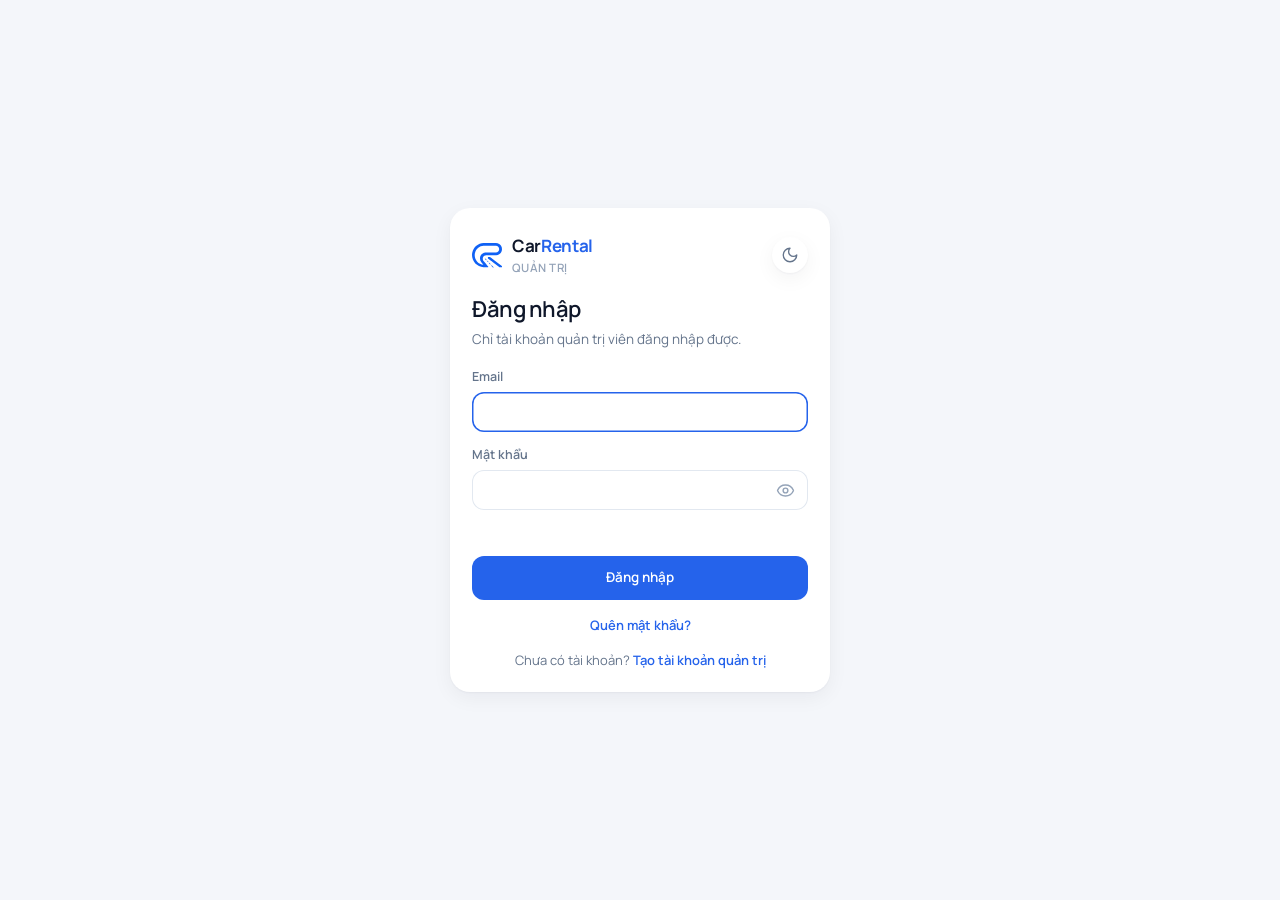
<file: admin/index.html>
<!doctype html>
<html lang="vi">
<head>
<meta name="robots" content="noindex">
<title>CarRental Quản trị</title>
<link rel="icon" href="../favicon.svg" type="image/svg+xml">
<meta charset="utf-8">
<meta name="viewport" content="width=device-width, initial-scale=1, viewport-fit=cover">
</head>
<body>
<title>CarRental Quản trị</title>
<script>/* Giao diện sáng/tối đã chọn (mặc định theo máy): áp trước khi vẽ để không nháy */try{var t=localStorage.getItem('cr-theme');if(t==='light'||t==='dark')document.documentElement.dataset.theme=t}catch(e){}</script>
<link rel="preconnect" href="https://fonts.googleapis.com">
<link rel="stylesheet" href="https://fonts.googleapis.com/css2?family=Manrope:wght@400;500;600;700;800&display=swap">
<style>
/* Bố cục: thanh điều hướng trái cố định + vùng nội dung; điện thoại: thanh điều hướng thành hàng cuộn ngang trên cùng.
   Màu và chữ lấy từ hệ thiết kế của app CarRental (Palette.swift / prototype styles.css). */
:root {
  --canvas: #F4F6FA; --surface: #FFFFFF; --surface-2: #EEF2F7; --surface-3: #E2E8F0;
  --ink: #0F172A; --ink-2: #64748B; --ink-3: #94A3B8; --line: #E6EBF2;
  --primary: #2563EB; --on-primary: #FFFFFF; --accent-2: #DBEAFE; --brand: #0F61F5;
  --s-avail: #16A34A; --s-rent: #2563EB; --s-maint: #D97706; --s-late: #DC2626; --s-done: #94A3B8;
  --c1: #3563E9; --c2: #D99A00; --c3: #8B5CF6; --c4: #0E9F9A; --c0: #CBD5E1;
  --shadow: 0 1px 2px rgba(15,23,42,.04), 0 6px 20px rgba(15,23,42,.05);
  --font: "Manrope", -apple-system, "Segoe UI", Roboto, "Helvetica Neue", Arial, sans-serif;
  --r: 16px;
}
@media (prefers-color-scheme: dark) { :root:not([data-theme="light"]) {
  --canvas: #0B1120; --surface: #111827; --surface-2: #1E293B; --surface-3: #334155;
  --ink: #F1F5F9; --ink-2: #94A3B8; --ink-3: #64748B; --line: #1E293B;
  --primary: #3B82F6; --accent-2: #1E3A8A;
  --s-avail: #22C55E; --s-rent: #60A5FA; --s-maint: #F59E0B; --s-late: #F87171; --s-done: #64748B;
  --c1: #5B82F0; --c2: #B5850F; --c3: #9277F2; --c4: #1FAAA4; --c0: #475569;
  --shadow: 0 1px 2px rgba(0,0,0,.3); color-scheme: dark;
} }
:root[data-theme="dark"] {
  --canvas: #0B1120; --surface: #111827; --surface-2: #1E293B; --surface-3: #334155;
  --ink: #F1F5F9; --ink-2: #94A3B8; --ink-3: #64748B; --line: #1E293B;
  --primary: #3B82F6; --accent-2: #1E3A8A;
  --s-avail: #22C55E; --s-rent: #60A5FA; --s-maint: #F59E0B; --s-late: #F87171; --s-done: #64748B;
  --c1: #5B82F0; --c2: #B5850F; --c3: #9277F2; --c4: #1FAAA4; --c0: #475569;
  --shadow: 0 1px 2px rgba(0,0,0,.3); color-scheme: dark;
}
* { box-sizing: border-box; }
html, body { height: 100%; }
body { margin: 0; background: var(--canvas); color: var(--ink); font-family: var(--font); font-size: 14px; line-height: 1.45; -webkit-font-smoothing: antialiased; }
button, input, select, textarea { font: inherit; color: inherit; }
button { background: none; border: 0; padding: 0; cursor: pointer; }
:focus-visible { outline: 2px solid var(--primary); outline-offset: 2px; border-radius: 8px; }
svg.i { width: 18px; height: 18px; fill: none; stroke: currentColor; stroke-width: 1.8; stroke-linecap: round; stroke-linejoin: round; flex: none; }
.num { font-variant-numeric: tabular-nums; }
.muted { color: var(--ink-2); }
.faint { color: var(--ink-3); }

/* ---------- khung ---------- */
.shell { display: grid; grid-template-columns: 236px minmax(0, 1fr); min-height: 100%; }
.side { position: sticky; top: env(safe-area-inset-top, 0px); height: 100vh; display: flex; flex-direction: column; gap: 4px; padding: 20px 14px; border-right: 1px solid var(--line); background: var(--surface); }
.brand { display: flex; align-items: center; gap: 10px; padding: 4px 8px 18px; }
.brand svg { width: 30px; height: auto; color: var(--brand); }
.brand b { font-size: 17px; font-weight: 700; letter-spacing: -.02em; }
.brand b span { color: var(--primary); }
.brand small { display: block; font-size: 11.5px; color: var(--ink-3); font-weight: 600; letter-spacing: .04em; text-transform: uppercase; margin-top: 1px; }
.nav { display: flex; flex-direction: column; gap: 2px; }
.nav a { display: flex; align-items: center; gap: 11px; height: 40px; padding: 0 12px; border-radius: 12px; color: var(--ink-2); text-decoration: none; font-weight: 600; font-size: 14px; white-space: nowrap; }
.nav a:hover { background: var(--surface-2); color: var(--ink); }
.nav a.on { background: var(--accent-2); color: var(--primary); }
.nav a .badge { margin-left: auto; min-width: 20px; height: 20px; padding: 0 6px; border-radius: 10px; background: var(--primary); color: var(--on-primary); font-size: 11.5px; display: grid; place-items: center; }
.side-foot { margin-top: auto; display: flex; align-items: center; gap: 10px; padding: 12px 8px 0; border-top: 1px solid var(--line); }
.av { width: 34px; height: 34px; border-radius: 50%; background: var(--surface-2); color: var(--ink); display: grid; place-items: center; font-weight: 700; font-size: 12.5px; flex: none; }
.side-foot b { display: block; font-size: 13px; }
.side-foot small { color: var(--ink-3); font-size: 12px; }
.main { min-width: 0; padding: 22px 28px 48px; }
.top { display: flex; align-items: center; gap: 14px; margin-bottom: 20px; flex-wrap: wrap; }
.top h1 { margin: 0; font-size: 24px; font-weight: 600; letter-spacing: -.02em; text-wrap: balance; }
.top .sub { color: var(--ink-2); font-size: 13px; margin-top: 2px; }
.top .grow { flex: 1; min-width: 180px; }
.search { display: flex; align-items: center; gap: 8px; height: 40px; padding: 0 12px; border-radius: 12px; background: var(--surface); box-shadow: inset 0 0 0 1px var(--line); width: min(320px, 100%); color: var(--ink-3); }
.search input { border: 0; outline: 0; background: none; flex: 1; min-width: 0; color: var(--ink); }
.sample { font-size: 12px; font-weight: 600; color: var(--ink-2); display: inline-flex; align-items: center; gap: 6px; }
.dot { width: 7px; height: 7px; border-radius: 50%; background: var(--ink-3); display: inline-block; flex: none; }
.dot.ok { background: var(--s-avail); } .dot.wait { background: var(--s-maint); } .dot.bad { background: var(--s-late); } .dot.info { background: var(--s-rent); }

/* ---------- khối ---------- */
.grid { display: grid; gap: 14px; }
.g4 { grid-template-columns: repeat(4, minmax(0, 1fr)); }
.g2 { grid-template-columns: minmax(0, 1.6fr) minmax(0, 1fr); }
.g2e { grid-template-columns: repeat(2, minmax(0, 1fr)); }
.card { background: var(--surface); border-radius: var(--r); box-shadow: var(--shadow); padding: 18px; min-width: 0; }
.card h2 { margin: 0; font-size: 16px; font-weight: 600; letter-spacing: -.01em; }
.card-head { display: flex; align-items: baseline; justify-content: space-between; gap: 10px; margin-bottom: 14px; flex-wrap: wrap; }
.card-head .muted { font-size: 12.5px; }
.stat .lbl { font-size: 12.5px; color: var(--ink-2); font-weight: 500; }
.stat .val { font-size: 26px; font-weight: 700; letter-spacing: -.02em; margin-top: 4px; }
.stat .val small { font-size: 14px; color: var(--ink-3); font-weight: 600; margin-left: 2px; }
.stat .note { display: flex; align-items: center; gap: 6px; font-size: 12.5px; color: var(--ink-2); margin-top: 6px; }
.up { color: var(--s-avail); font-weight: 600; }
.section-gap { margin-top: 14px; }
.chips { display: flex; gap: 8px; flex-wrap: wrap; }
.chip { height: 34px; padding: 0 14px; border-radius: 999px; background: var(--surface); box-shadow: inset 0 0 0 1px var(--line); font-weight: 600; font-size: 13px; color: var(--ink-2); display: inline-flex; align-items: center; gap: 6px; }
.chip .n { color: var(--ink-3); font-weight: 500; }
.chip.on { background: var(--primary); color: var(--on-primary); box-shadow: none; }
.chip.on .n { color: color-mix(in srgb, var(--on-primary) 65%, transparent); }
.toolbar { display: flex; align-items: center; gap: 10px; flex-wrap: wrap; margin-bottom: 12px; }
.toolbar .grow { flex: 1; }

/* ---------- bảng ---------- */
.table-wrap { overflow-x: auto; border-radius: var(--r); background: var(--surface); box-shadow: var(--shadow); }
table { width: 100%; border-collapse: collapse; min-width: 760px; }
th { text-align: left; font-size: 11.5px; text-transform: uppercase; letter-spacing: .05em; color: var(--ink-3); font-weight: 600; padding: 12px 16px; border-bottom: 1px solid var(--line); white-space: nowrap; }
td { padding: 12px 16px; border-bottom: 1px solid var(--line); vertical-align: middle; white-space: nowrap; }
td.wrap { white-space: normal; min-width: 200px; }
tr:last-child td { border-bottom: 0; }
tbody tr.click { cursor: pointer; }
tbody tr.click:hover { background: color-mix(in srgb, var(--surface-2) 60%, transparent); }
td .t { font-weight: 600; }
td .s { font-size: 12.5px; color: var(--ink-2); }
.r { text-align: right; }
.st { display: inline-flex; align-items: center; gap: 7px; font-size: 13px; color: var(--ink-2); font-weight: 500; white-space: nowrap; }
.bar-mini { width: 70px; height: 5px; border-radius: 3px; background: var(--surface-2); overflow: hidden; display: inline-block; vertical-align: middle; margin-left: 8px; }
.bar-mini i { display: block; height: 100%; background: var(--primary); border-radius: 3px; }
.bar-mini.over i { background: var(--s-late); }
.empty { padding: 36px 16px; text-align: center; color: var(--ink-2); }

/* ---------- biểu đồ ---------- */
.chart { position: relative; }
.chart svg { display: block; width: 100%; overflow: visible; }
.chart .tick { font-size: 11px; fill: var(--ink-3); font-family: var(--font); }
.chart .lab { font-size: 11.5px; fill: var(--ink-2); font-weight: 600; font-family: var(--font); }
.chart .grid-l { stroke: var(--line); stroke-width: 1; }
.chart .col { fill: var(--c1); transition: opacity .15s; }
.chart .col.dim { opacity: .35; }
.chart .hit { fill: transparent; }
.tip { position: absolute; pointer-events: none; background: var(--ink); color: var(--surface); font-size: 12px; font-weight: 600; padding: 6px 9px; border-radius: 8px; white-space: nowrap; transform: translate(-50%, -100%); margin-top: -8px; }
.tip small { display: block; font-weight: 500; opacity: .75; }
.stack { display: flex; gap: 2px; height: 14px; border-radius: 7px; overflow: hidden; }
.stack i { display: block; height: 100%; }
.legend { display: grid; gap: 8px; margin-top: 14px; }
.legend div { display: flex; align-items: center; gap: 9px; font-size: 13px; }
.legend .sw { width: 10px; height: 10px; border-radius: 3px; flex: none; }
.legend .v { margin-left: auto; font-weight: 600; }
.legend .p { width: 42px; text-align: right; color: var(--ink-3); font-size: 12.5px; }

/* ---------- danh sách nhỏ ---------- */
.rows { display: grid; }
.row { display: flex; align-items: center; gap: 12px; padding: 11px 0; border-top: 1px solid var(--line); }
.row:first-child { border-top: 0; padding-top: 0; }
.row .grow { flex: 1; min-width: 0; }
.row .t { font-weight: 600; font-size: 13.5px; }
.row .s { font-size: 12.5px; color: var(--ink-2); }
.ellip { overflow: hidden; text-overflow: ellipsis; white-space: nowrap; }
.link { color: var(--primary); font-weight: 600; font-size: 13px; }

/* ---------- nút, ô nhập ---------- */
.btn { height: 38px; padding: 0 16px; border-radius: 12px; font-weight: 600; font-size: 13.5px; display: inline-flex; align-items: center; justify-content: center; gap: 7px; white-space: nowrap; }
.btn.primary { background: var(--primary); color: var(--on-primary); }
.btn.line { box-shadow: inset 0 0 0 1px var(--surface-3); background: var(--surface); }
.btn.danger { color: var(--s-late); box-shadow: inset 0 0 0 1px color-mix(in srgb, var(--s-late) 35%, transparent); background: var(--surface); }
.btn.danger.arm { background: var(--s-late); color: #fff; box-shadow: none; }
.btn:disabled { opacity: .45; cursor: default; }
.btn.sm { height: 32px; padding: 0 12px; font-size: 12.5px; border-radius: 10px; }
.field { display: grid; gap: 6px; }
.field label { font-size: 12.5px; color: var(--ink-2); font-weight: 600; }
.input { height: 40px; border-radius: 12px; border: 0; box-shadow: inset 0 0 0 1px var(--surface-3); background: var(--surface); padding: 0 12px; outline: none; width: 100%; min-width: 0; }
textarea.input { height: auto; min-height: 90px; padding: 10px 12px; resize: vertical; line-height: 1.5; }
.input:focus { box-shadow: inset 0 0 0 1.5px var(--primary); }
.input.money { text-align: right; font-variant-numeric: tabular-nums; font-weight: 600; }
.form { display: grid; gap: 14px; }
.cb { width: 18px; height: 18px; accent-color: var(--primary); }

/* ---------- ngăn chi tiết chủ xe ---------- */
.scrim { position: fixed; inset: 0; background: rgba(8,10,9,.36); z-index: 40; }
.drawer { position: fixed; top: 0; right: 0; bottom: 0; width: min(460px, 100%); background: var(--canvas); z-index: 41; overflow-y: auto; padding: calc(env(safe-area-inset-top, 0px) + 18px) 20px calc(env(safe-area-inset-bottom, 0px) + 28px); box-shadow: -12px 0 40px rgba(15,23,42,.18); animation: slidein .28s cubic-bezier(.2,.85,.25,1); }
@keyframes slidein { from { transform: translateX(40px); opacity: 0; } }
.dr-top { display: flex; align-items: center; gap: 12px; margin-bottom: 16px; }
.dr-top .av { width: 46px; height: 46px; font-size: 15px; background: var(--surface); box-shadow: var(--shadow); }
.dr-top h2 { margin: 0; font-size: 18px; font-weight: 700; letter-spacing: -.01em; }
.icon-btn { width: 36px; height: 36px; border-radius: 50%; display: grid; place-items: center; background: var(--surface); box-shadow: var(--shadow); flex: none; }
.dr h3 { margin: 20px 0 8px; font-size: 13px; font-weight: 600; color: var(--ink-2); }
.kv { display: flex; justify-content: space-between; gap: 12px; padding: 7px 0; font-size: 13.5px; }
.kv span:first-child { color: var(--ink-2); }
.kv span:last-child { font-weight: 600; text-align: right; font-variant-numeric: tabular-nums; }
.kv .st { font-weight: 500; }
.ticket { background: var(--surface); border-radius: var(--r); box-shadow: var(--shadow); }
.tk-sec { padding: 10px 16px; }
.tk-cut { position: relative; height: 0; margin: 4px 16px; border-top: 1.5px dashed color-mix(in srgb, var(--ink-3) 55%, transparent); }
.tk-cut::before, .tk-cut::after { content: ""; position: absolute; top: -12px; width: 22px; height: 22px; border-radius: 50%; background: var(--canvas); }
.tk-cut::before { left: -28px; } .tk-cut::after { right: -28px; }
.acts { display: flex; flex-wrap: wrap; gap: 8px; }
.note-privacy { font-size: 12px; color: var(--ink-3); margin-top: 18px; line-height: 1.5; }

/* ---------- hỗ trợ ---------- */
.inbox { display: grid; grid-template-columns: minmax(0, 340px) minmax(0, 1fr); gap: 14px; align-items: start; }
.tk-list { padding: 6px; }
.tk-item { display: block; width: 100%; text-align: left; padding: 12px; border-radius: 12px; }
.tk-item + .tk-item { margin-top: 2px; }
.tk-item.on { background: var(--surface-2); }
.tk-item .t { font-weight: 600; font-size: 13.5px; }
.tk-item .s { font-size: 12.5px; color: var(--ink-2); margin-top: 2px; }
.tk-item .meta { display: flex; justify-content: space-between; gap: 8px; margin-top: 6px; font-size: 12px; color: var(--ink-3); }
.msg { max-width: 82%; padding: 10px 12px; border-radius: 14px; font-size: 13.5px; line-height: 1.5; background: var(--surface-2); }
.msg.me { margin-left: auto; background: var(--accent-2); }
.msg small { display: block; font-size: 11.5px; color: var(--ink-3); margin-top: 4px; }
.thread { display: grid; gap: 10px; margin: 14px 0; }

/* ---------- thông báo ---------- */
.push-pv { border-radius: 18px; padding: 12px 14px; background: color-mix(in srgb, var(--surface-2) 80%, transparent); display: flex; gap: 10px; }
.push-pv .ic { width: 38px; height: 38px; border-radius: 9px; background: var(--brand); display: grid; place-items: center; flex: none; }
.push-pv .ic svg { width: 24px; color: #fff; }
.push-pv b { font-size: 13.5px; }
.push-pv p { margin: 2px 0 0; font-size: 13px; color: var(--ink-2); }

/* ---------- hệ thống ---------- */
.feats { list-style: none; margin: 14px 0 0; padding: 12px 0 0; border-top: 1px solid var(--line); display: grid; gap: 7px; font-size: 13px; color: var(--ink-2); }
.feats li { display: flex; gap: 8px; align-items: flex-start; }
.feats svg { width: 16px; height: 16px; color: var(--ink-3); margin-top: 1px; }
.meter { height: 8px; border-radius: 4px; background: var(--surface-2); overflow: hidden; margin-top: 10px; }
.meter i { display: block; height: 100%; background: var(--primary); border-radius: 4px; }

.toast { position: fixed; left: 50%; bottom: calc(env(safe-area-inset-bottom, 0px) + 24px); transform: translate(-50%, 20px); opacity: 0; background: var(--ink); color: var(--surface); padding: 10px 16px; border-radius: 999px; font-weight: 600; font-size: 13.5px; display: flex; align-items: center; gap: 8px; z-index: 60; transition: .25s; max-width: calc(100% - 32px); pointer-events: none; }
.toast.show { opacity: 1; transform: translate(-50%, 0); }

@media (max-width: 1100px) { .g4 { grid-template-columns: repeat(2, minmax(0, 1fr)); } .g2 { grid-template-columns: minmax(0, 1fr); } }
@media (max-width: 760px) {
  .shell { grid-template-columns: minmax(0, 1fr); }
  .side { position: sticky; top: env(safe-area-inset-top, 0px); z-index: 20; height: auto; flex-direction: row; align-items: center; padding: 10px 16px; border-right: 0; border-bottom: 1px solid var(--line); overflow-x: auto; gap: 10px; }
  .brand { padding: 0 8px 0 0; } .brand small { display: none; } .brand b { display: none; }
  .nav { flex-direction: row; } .nav a { height: 36px; padding: 0 12px; }
  .nav a svg { display: none; }
  .side-foot { display: none; }
  .main { padding: 18px 16px 40px; }
  .g2e, .inbox { grid-template-columns: minmax(0, 1fr); }
  .stat .val { font-size: 22px; }
  .top h1 { font-size: 21px; }
}
@media (prefers-reduced-motion: reduce) { * { animation: none !important; transition: none !important; } }

/* ---------- nút sáng/tối ---------- */
.theme-btn { width: 36px; height: 36px; border-radius: 50%; display: grid; place-items: center; background: var(--surface); box-shadow: var(--shadow); color: var(--ink-2); flex: none; cursor: pointer; }
.theme-btn:hover { color: var(--ink); }
.theme-btn svg { width: 18px; height: 18px; color: inherit; fill: none; stroke: currentColor; stroke-width: 1.8; stroke-linecap: round; stroke-linejoin: round; }

/* ---------- đăng nhập ---------- */
.pw { position: relative; }
.pw .input { padding-right: 46px; }
.pw-eye { position: absolute; right: 4px; top: 50%; transform: translateY(-50%); width: 38px; height: 38px; border-radius: 10px; display: grid; place-items: center; color: var(--ink-3); background: none; border: 0; cursor: pointer; }
.pw-eye:hover { color: var(--ink-2); }
.pw-eye svg { width: 19px; height: 19px; fill: none; stroke: currentColor; stroke-width: 1.8; stroke-linecap: round; stroke-linejoin: round; }

[hidden] { display: none !important; }
.login { position: fixed; inset: 0; display: grid; place-items: center; padding: 24px 16px; background: var(--canvas); overflow-y: auto; }
.login-card { width: min(380px, 100%); background: var(--surface); border-radius: 20px; box-shadow: var(--shadow); padding: 26px 22px 22px; }
.login-card h1 { margin: 0; font-size: 22px; font-weight: 600; letter-spacing: -.02em; }
.login-err { color: var(--s-late); font-size: 13px; min-height: 18px; }
.login-alt { margin: 16px 0 0; font-size: 13px; color: var(--ink-2); text-align: center; }
.login-alt .link { font-size: 13px; }
button.sample { cursor: pointer; height: 34px; padding: 0 10px; border-radius: 10px; }
button.sample:hover { background: var(--surface-2); }
button.sample svg { width: 14px; height: 14px; }
.side-foot .icon-btn { width: 32px; height: 32px; color: var(--ink-2); }
</style>

<div class="login" id="login" hidden>
  <div class="login-card">
    <div class="brand" style="padding:0 0 18px"><svg viewBox="21.077 10.416 193.176 157.869"  aria-hidden="true"> <path class="mk-band" d="M196.019 50.456C195.735 61.77 186.627 70.894 175.313 71.177L175.172 71.177C175.03 71.193 174.904 71.193 174.762 71.193C174.573 71.193 174.399 71.193 174.21 71.177L110.439 71.177C106.956 71.177 103.521 71.65 100.322 72.564C98.62 73.021 96.982 73.604 95.406 74.313C95.39 74.313 95.374 74.329 95.359 74.329C91.608 75.952 88.189 78.19 85.195 80.9C85.179 80.9 85.163 80.916 85.148 80.931C82.422 83.405 80.058 86.258 78.12 89.409C78.104 89.409 78.104 89.425 78.104 89.425C75.961 92.923 74.369 96.815 73.44 100.944L73.44 100.975C73.408 100.991 73.408 101.007 73.424 101.038C72.778 103.812 72.447 106.695 72.447 109.658C72.447 118.419 75.331 126.487 80.2 132.963L82.106 135.327C82.138 135.343 82.169 135.374 82.185 135.406L94.46 150.47C63.197 148.28 38.52 121.87 38.52 89.63C38.52 87.172 38.662 84.745 38.946 82.365C39.387 78.521 40.191 74.77 41.31 71.177C48.716 47.525 69.957 30.097 95.406 28.742L98.636 28.647L174.21 28.647C174.399 28.631 174.573 28.631 174.762 28.631C174.951 28.631 175.124 28.631 175.313 28.647C186.627 28.931 195.751 38.055 196.019 49.369C196.035 49.542 196.035 49.731 196.035 49.904C196.035 50.093 196.035 50.267 196.019 50.456M208.026 28.647C204.954 23.81 200.857 19.713 196.019 16.64C189.889 12.685 182.593 10.416 174.762 10.416L99.077 10.416C97.848 10.416 96.619 10.447 95.406 10.494C77.757 11.314 61.653 17.995 48.968 28.647C36.125 39.41 26.812 54.254 22.999 71.177C21.738 76.724 21.077 82.491 21.077 88.416C21.077 130.269 54.042 164.416 95.406 166.338C96.619 166.386 97.848 166.417 99.077 166.417L107.461 166.417L123.616 166.417C124.571 166.417 125.346 165.643 125.346 164.688L125.346 162.703C125.346 162.008 125.098 161.337 124.647 160.809L123.502 159.468L114.158 148.548L113.701 147.996L113.685 147.996L97.092 128.583C97.076 128.567 97.045 128.536 97.045 128.52C96.446 127.968 95.91 127.37 95.406 126.723C95.122 126.377 94.854 126.03 94.586 125.668C94.586 125.652 94.571 125.652 94.571 125.636C91.86 121.87 90.285 117.237 90.285 112.242C90.285 108.129 91.356 104.269 93.247 100.944C93.877 99.825 94.586 98.769 95.406 97.776C96.966 95.822 98.841 94.152 100.953 92.828C104.404 90.654 108.453 89.409 112.802 89.409L174.762 89.409C175.534 89.409 176.306 89.393 177.078 89.346C184.027 88.936 190.504 86.73 196.019 83.185C200.857 80.112 204.954 75.999 208.026 71.177C211.982 65.032 214.251 57.736 214.251 49.904C214.251 42.073 211.982 34.777 208.026 28.647" fill="currentColor"/> <path class="mk-leg" d="M214.253 159.958L214.253 164.91C214.253 165.743 213.578 166.419 212.745 166.419L199.057 166.419C198.437 166.419 197.834 166.216 197.339 165.841L196.021 164.843L159.794 137.393L151.6 131.2L146.116 127.04L144.761 126.016L134.519 118.263L125.348 111.314L124.422 110.61C123.844 110.17 123.504 109.485 123.504 108.758L123.504 102.395C123.504 101.594 124.153 100.945 124.953 100.945L136.786 100.945C137.482 100.945 138.16 101.173 138.715 101.594L148.338 108.887L151.6 111.361L154.074 113.236L168.445 124.125L196.021 145.004L213.336 158.113C213.914 158.551 214.253 159.233 214.253 159.958" fill="currentColor"/> <path class="mk-lane" style="--d:0" d="M107.016 110.927L114.647 118.946C114.908 119.221 114.899 119.654 114.627 119.918L113.164 121.334C112.887 121.603 112.444 121.592 112.18 121.31L104.446 113.051C104.165 112.751 104.207 112.274 104.535 112.028L106.102 110.851C106.382 110.641 106.775 110.673 107.016 110.927" fill="currentColor"/><path class="mk-lane" style="--d:1" d="M120.043 124.62L126.852 131.796C127.112 132.07 127.103 132.503 126.831 132.766L125.285 134.263C125.008 134.531 124.566 134.52 124.302 134.239L117.538 127.02C117.281 126.745 117.291 126.314 117.562 126.052L119.063 124.599C119.338 124.332 119.779 124.342 120.043 124.62" fill="currentColor"/><path class="mk-lane" style="--d:2" d="M132.797 138.037L140.018 145.631C140.279 145.905 140.27 146.339 139.998 146.602L138.341 148.206C138.064 148.474 137.621 148.463 137.358 148.182L130.191 140.536C129.933 140.261 129.943 139.831 130.214 139.569L131.817 138.017C132.093 137.75 132.533 137.759 132.797 138.037" fill="currentColor"/><path class="mk-lane" style="--d:3" d="M159.938 168.285L156.425 168.228C156.238 168.225 156.061 168.146 155.933 168.01L145.291 156.643C145.034 156.369 145.044 155.938 145.315 155.676L147.03 154.016C147.305 153.749 147.745 153.758 148.01 154.036L160.449 167.12C160.87 167.563 160.549 168.295 159.938 168.285" fill="currentColor"/> </svg><div style="flex:1"><b>Car<span>Rental</span></b><small>Quản trị</small></div><button class="theme-btn" type="button" data-act="theme"></button></div>
    <div id="auth-body"></div>
  </div>
</div>

<div class="shell" id="shell" hidden>
  <aside class="side">
    <div class="brand"><svg viewBox="21.077 10.416 193.176 157.869"  aria-hidden="true"> <path class="mk-band" d="M196.019 50.456C195.735 61.77 186.627 70.894 175.313 71.177L175.172 71.177C175.03 71.193 174.904 71.193 174.762 71.193C174.573 71.193 174.399 71.193 174.21 71.177L110.439 71.177C106.956 71.177 103.521 71.65 100.322 72.564C98.62 73.021 96.982 73.604 95.406 74.313C95.39 74.313 95.374 74.329 95.359 74.329C91.608 75.952 88.189 78.19 85.195 80.9C85.179 80.9 85.163 80.916 85.148 80.931C82.422 83.405 80.058 86.258 78.12 89.409C78.104 89.409 78.104 89.425 78.104 89.425C75.961 92.923 74.369 96.815 73.44 100.944L73.44 100.975C73.408 100.991 73.408 101.007 73.424 101.038C72.778 103.812 72.447 106.695 72.447 109.658C72.447 118.419 75.331 126.487 80.2 132.963L82.106 135.327C82.138 135.343 82.169 135.374 82.185 135.406L94.46 150.47C63.197 148.28 38.52 121.87 38.52 89.63C38.52 87.172 38.662 84.745 38.946 82.365C39.387 78.521 40.191 74.77 41.31 71.177C48.716 47.525 69.957 30.097 95.406 28.742L98.636 28.647L174.21 28.647C174.399 28.631 174.573 28.631 174.762 28.631C174.951 28.631 175.124 28.631 175.313 28.647C186.627 28.931 195.751 38.055 196.019 49.369C196.035 49.542 196.035 49.731 196.035 49.904C196.035 50.093 196.035 50.267 196.019 50.456M208.026 28.647C204.954 23.81 200.857 19.713 196.019 16.64C189.889 12.685 182.593 10.416 174.762 10.416L99.077 10.416C97.848 10.416 96.619 10.447 95.406 10.494C77.757 11.314 61.653 17.995 48.968 28.647C36.125 39.41 26.812 54.254 22.999 71.177C21.738 76.724 21.077 82.491 21.077 88.416C21.077 130.269 54.042 164.416 95.406 166.338C96.619 166.386 97.848 166.417 99.077 166.417L107.461 166.417L123.616 166.417C124.571 166.417 125.346 165.643 125.346 164.688L125.346 162.703C125.346 162.008 125.098 161.337 124.647 160.809L123.502 159.468L114.158 148.548L113.701 147.996L113.685 147.996L97.092 128.583C97.076 128.567 97.045 128.536 97.045 128.52C96.446 127.968 95.91 127.37 95.406 126.723C95.122 126.377 94.854 126.03 94.586 125.668C94.586 125.652 94.571 125.652 94.571 125.636C91.86 121.87 90.285 117.237 90.285 112.242C90.285 108.129 91.356 104.269 93.247 100.944C93.877 99.825 94.586 98.769 95.406 97.776C96.966 95.822 98.841 94.152 100.953 92.828C104.404 90.654 108.453 89.409 112.802 89.409L174.762 89.409C175.534 89.409 176.306 89.393 177.078 89.346C184.027 88.936 190.504 86.73 196.019 83.185C200.857 80.112 204.954 75.999 208.026 71.177C211.982 65.032 214.251 57.736 214.251 49.904C214.251 42.073 211.982 34.777 208.026 28.647" fill="currentColor"/> <path class="mk-leg" d="M214.253 159.958L214.253 164.91C214.253 165.743 213.578 166.419 212.745 166.419L199.057 166.419C198.437 166.419 197.834 166.216 197.339 165.841L196.021 164.843L159.794 137.393L151.6 131.2L146.116 127.04L144.761 126.016L134.519 118.263L125.348 111.314L124.422 110.61C123.844 110.17 123.504 109.485 123.504 108.758L123.504 102.395C123.504 101.594 124.153 100.945 124.953 100.945L136.786 100.945C137.482 100.945 138.16 101.173 138.715 101.594L148.338 108.887L151.6 111.361L154.074 113.236L168.445 124.125L196.021 145.004L213.336 158.113C213.914 158.551 214.253 159.233 214.253 159.958" fill="currentColor"/> <path class="mk-lane" style="--d:0" d="M107.016 110.927L114.647 118.946C114.908 119.221 114.899 119.654 114.627 119.918L113.164 121.334C112.887 121.603 112.444 121.592 112.18 121.31L104.446 113.051C104.165 112.751 104.207 112.274 104.535 112.028L106.102 110.851C106.382 110.641 106.775 110.673 107.016 110.927" fill="currentColor"/><path class="mk-lane" style="--d:1" d="M120.043 124.62L126.852 131.796C127.112 132.07 127.103 132.503 126.831 132.766L125.285 134.263C125.008 134.531 124.566 134.52 124.302 134.239L117.538 127.02C117.281 126.745 117.291 126.314 117.562 126.052L119.063 124.599C119.338 124.332 119.779 124.342 120.043 124.62" fill="currentColor"/><path class="mk-lane" style="--d:2" d="M132.797 138.037L140.018 145.631C140.279 145.905 140.27 146.339 139.998 146.602L138.341 148.206C138.064 148.474 137.621 148.463 137.358 148.182L130.191 140.536C129.933 140.261 129.943 139.831 130.214 139.569L131.817 138.017C132.093 137.75 132.533 137.759 132.797 138.037" fill="currentColor"/><path class="mk-lane" style="--d:3" d="M159.938 168.285L156.425 168.228C156.238 168.225 156.061 168.146 155.933 168.01L145.291 156.643C145.034 156.369 145.044 155.938 145.315 155.676L147.03 154.016C147.305 153.749 147.745 153.758 148.01 154.036L160.449 167.12C160.87 167.563 160.549 168.295 159.938 168.285" fill="currentColor"/> </svg><div><b>Car<span>Rental</span></b><small>Quản trị</small></div></div>
    <nav class="nav" id="nav"></nav>
    <div class="side-foot"><span class="av">QT</span><div style="min-width:0;flex:1"><b>Quản trị viên</b><small class="ellip" style="display:block" id="me-email"></small></div>
      <button class="icon-btn" data-act="logout" aria-label="Đăng xuất" title="Đăng xuất" style="box-shadow:none"></button></div>
  </aside>
  <main class="main">
    <header class="top">
      <div class="grow"><h1 id="title"></h1><div class="sub" id="subtitle"></div></div>
      <label class="search" for="q"><svg class="i" viewBox="0 0 24 24" data-i="search"></svg><input id="q" type="search" placeholder="Tìm chủ xe, email, số điện thoại" autocomplete="off"></label>
      <button class="sample" data-act="reload" id="data-state" title="Tải lại"></button>
      <button class="theme-btn" type="button" data-act="theme"></button>
    </header>
    <div id="page"></div>
  </main>
</div>
<div id="drawer-layer"></div>
<div class="toast" id="toast" role="status" aria-live="polite"></div>

<script>
/* ============ Kết nối máy chủ ============
   Đăng nhập Supabase Auth (email + mật khẩu), đọc và ghi qua các hàm admin_* (supabase/migrations/…_admin_live.sql):
   hàm nào cũng tự kiểm tài khoản có trong bảng admins. Khoá công khai (publishable) được phép nằm ở đây như trong app.
   Bản xem thử (dữ liệu mẫu, không cần đăng nhập): thêm #demo vào địa chỉ, hoặc bản đăng claude.ai (DEMO_DEFAULT). */
const SB_URL = 'https://epiapzuitzwkexndmvbp.supabase.co';
const SB_KEY = 'sb_publishable_BATsaw6NBY3k6zo9tO2pNw_uOJ0Z9gB';
const DEMO = false || /(^|[#&?])demo\b/.test(location.hash + location.search);
const ICONS = {"home":"<path d=\"M15 21v-8a1 1 0 0 0-1-1h-4a1 1 0 0 0-1 1v8\"/><path d=\"M3 10a2 2 0 0 1 .709-1.528l7-5.999a2 2 0 0 1 2.582 0l7 5.999A2 2 0 0 1 21 10v9a2 2 0 0 1-2 2H5a2 2 0 0 1-2-2z\"/>","users":"<path d=\"M16 21v-2a4 4 0 0 0-4-4H6a4 4 0 0 0-4 4v2\"/><circle cx=\"9\" cy=\"7\" r=\"4\"/><path d=\"M22 21v-2a4 4 0 0 0-3-3.87\"/><path d=\"M16 3.13a4 4 0 0 1 0 7.75\"/>","star":"<path d=\"M11.525 2.295a.53.53 0 0 1 .95 0l2.31 4.679a2.123 2.123 0 0 0 1.595 1.16l5.166.756a.53.53 0 0 1 .294.904l-3.736 3.638a2.123 2.123 0 0 0-.611 1.878l.882 5.14a.53.53 0 0 1-.771.56l-4.618-2.428a2.122 2.122 0 0 0-1.973 0L6.396 21.01a.53.53 0 0 1-.77-.56l.881-5.139a2.122 2.122 0 0 0-.611-1.879L2.16 9.795a.53.53 0 0 1 .294-.906l5.165-.755a2.122 2.122 0 0 0 1.597-1.16z\"/>","receipt":"<path d=\"M4 2v20l2-1 2 1 2-1 2 1 2-1 2 1 2-1 2 1V2l-2 1-2-1-2 1-2-1-2 1-2-1-2 1Z\"/><path d=\"M16 8h-6a2 2 0 1 0 0 4h4a2 2 0 1 1 0 4H8\"/><path d=\"M12 17.5v-11\"/>","msg":"<path d=\"M7.9 20A9 9 0 1 0 4 16.1L2 22Z\"/>","bellring":"<path d=\"M6 8a6 6 0 0 1 12 0c0 7 3 9 3 9H3s3-2 3-9\"/><path d=\"M10.3 21a1.94 1.94 0 0 0 3.4 0\"/><path d=\"M4 2C2.8 3.7 2 5.7 2 8\"/><path d=\"M22 8c0-2.3-.8-4.3-2-6\"/>","signal":"<path d=\"M2 20h.01\"/><path d=\"M7 20v-4\"/><path d=\"M12 20v-8\"/><path d=\"M17 20V8\"/><path d=\"M22 4v16\"/>","search":"<circle cx=\"11\" cy=\"11\" r=\"8\"/><path d=\"m21 21-4.3-4.3\"/>","right":"<path d=\"m9 18 6-6-6-6\"/>","x":"<path d=\"M18 6 6 18\"/><path d=\"m6 6 12 12\"/>","checkc":"<circle cx=\"12\" cy=\"12\" r=\"10\"/><path d=\"m9 12 2 2 4-4\"/>","logout":"<path d=\"M9 21H5a2 2 0 0 1-2-2V5a2 2 0 0 1 2-2h4\"/><polyline points=\"16 17 21 12 16 7\"/><line x1=\"21\" x2=\"9\" y1=\"12\" y2=\"12\"/>","lock":"<rect width=\"18\" height=\"11\" x=\"3\" y=\"11\" rx=\"2\" ry=\"2\"/><path d=\"M7 11V7a5 5 0 0 1 10 0v4\"/>","reset":"<path d=\"M3 12a9 9 0 1 0 9-9 9.75 9.75 0 0 0-6.74 2.74L3 8\"/><path d=\"M3 3v5h5\"/>","undo":"<path d=\"M9 14 4 9l5-5\"/><path d=\"M4 9h10.5a5.5 5.5 0 0 1 5.5 5.5a5.5 5.5 0 0 1-5.5 5.5H11\"/>","mail":"<rect width=\"20\" height=\"16\" x=\"2\" y=\"4\" rx=\"2\"/><path d=\"m22 7-8.97 5.7a1.94 1.94 0 0 1-2.06 0L2 7\"/>","userplus":"<path d=\"M16 21v-2a4 4 0 0 0-4-4H6a4 4 0 0 0-4 4v2\"/><circle cx=\"9\" cy=\"7\" r=\"4\"/><line x1=\"19\" x2=\"19\" y1=\"8\" y2=\"14\"/><line x1=\"22\" x2=\"16\" y1=\"11\" y2=\"11\"/>"};
const ic = (n, cls = '') => `<svg class="i ${cls}" viewBox="0 0 24 24" aria-hidden="true">${ICONS[n] || ''}</svg>`;
const $ = (s, r = document) => r.querySelector(s);
const $$ = (s, r = document) => [...r.querySelectorAll(s)];
const esc = s => String(s ?? '').replace(/[&<>"]/g, c => ({ '&': '&amp;', '<': '&lt;', '>': '&gt;', '"': '&quot;' }[c]));
const money = n => String(Math.round(n || 0)).replace(/\B(?=(\d{3})+(?!\d))/g, '.') + 'đ';
const moneyShort = n => n >= 1e6 ? (Math.round(n / 1e5) / 10).toString().replace('.', ',') + 'tr' : n >= 1000 ? Math.round(n / 1000) + 'k' : Math.round(n || 0) + 'đ';
const big = s => s.replace(/(tr|k|đ)$/, '<small>$1</small>');
const pad2 = n => String(n).padStart(2, '0');
const D = s => s instanceof Date ? s : s ? new Date(s) : null;
const fDate = d => (d = D(d)) ? `${pad2(d.getDate())}/${pad2(d.getMonth() + 1)}` : '';
const fDateY = d => (d = D(d)) ? `${fDate(d)}/${d.getFullYear()}` : '';
const fTime = d => (d = D(d)) ? `${pad2(d.getHours())}:${pad2(d.getMinutes())}` : '';
const DAY = 864e5;
const ago = d => { d = D(d); if (!d) return 'Chưa mở app'; const m = Math.round((Date.now() - d) / 6e4); if (m < 60) return `${Math.max(1, m)} phút trước`; const h = Math.round(m / 60); if (h < 24) return `${h} giờ trước`; const dd = Math.round(h / 24); return dd < 31 ? `${dd} ngày trước` : fDateY(d); };
const daysLeft = d => Math.max(0, Math.ceil((D(d) - Date.now()) / DAY));
const initials = n => (n || '?').trim().split(/\s+/).slice(-2).map(w => w[0]).join('').toUpperCase();
const noAccent = s => String(s || '').normalize('NFD').replace(/[̀-ͯ]/g, '').replace(/đ/g, 'd').replace(/Đ/g, 'D');
const bytes = n => n >= 1073741824 ? (n / 1073741824).toFixed(2).replace('.', ',') + ' GB' : n >= 1048576 ? (n / 1048576).toFixed(1).replace('.', ',') + ' MB' : Math.round((n || 0) / 1024) + ' KB';

/* ============ Gói (khớp app: CarRentalCore/Plans.swift; giá bán lấy từ máy chủ) ============ */
const PLANS = [
  { id: 'free', name: 'Miễn phí', cars: 2, color: 'var(--c0)', feats: ['Quản lý lịch thuê và kiểm tra xe trống', 'Thiết lập giá ngày thường và cuối tuần', 'Tạo hợp đồng với thông tin xe và chuyến thuê', 'Thông tin khách trên hợp đồng được để trống để điền tay', 'Gọi điện trực tiếp cho khách', 'Chụp tối đa 3 ảnh khi giao xe và 3 ảnh khi nhận xe', 'Hình ảnh được lưu trực tiếp trên thiết bị'] },
  { id: 'basic', name: 'Cơ bản', cars: 5, color: 'var(--c1)', feats: ['Quản lý và lưu trữ hồ sơ khách thuê', 'Chụp CCCD, GPLX và tự động điền thông tin', 'Tạo hợp đồng đầy đủ, ký trực tiếp trên thiết bị', 'Gửi hợp đồng, báo giá và mã thanh toán cho khách', 'Liên hệ nhanh qua điện thoại hoặc Zalo', 'Chụp ảnh, quay video và đánh dấu hư hỏng khi giao nhận xe', 'Đồng bộ hình ảnh và dữ liệu lên hệ thống', 'Thiết lập giá ngày thường, cuối tuần và lễ Tết', 'Tạo chương trình và mã giảm giá', 'Theo dõi các khoản thu, chi', 'Sử dụng đầy đủ mọi tính năng của ứng dụng'] },
  { id: 'pro', name: 'Nâng cao', cars: 10, color: 'var(--c3)', feats: ['Bao gồm toàn bộ tính năng của gói Cơ bản', 'Quản lý tối đa 10 xe', 'Phù hợp với đội xe có nhu cầu vận hành thường xuyên'] },
  { id: 'fleet', name: 'Cao cấp', cars: 0, color: 'var(--c4)', feats: ['Bao gồm toàn bộ tính năng của gói Cơ bản', 'Không giới hạn số lượng xe', 'Sẵn sàng đáp ứng nhu cầu mở rộng lâu dài'] },
];
const TRIAL_DAYS = 14;
const plan = id => PLANS.find(p => p.id === id) || PLANS[0];
const periodName = p => p === 'year' ? 'năm' : 'tháng';

/* ============ Gọi máy chủ ============ */
const store = {
  get(k) { try { return JSON.parse(localStorage.getItem(k)); } catch { return null; } },
  set(k, v) { try { v == null ? localStorage.removeItem(k) : localStorage.setItem(k, JSON.stringify(v)); } catch {} },
};
let session = DEMO ? null : store.get('cr-admin-session');
const ERR = {
  not_admin: 'Tài khoản này không có quyền quản trị', invalid_credentials: 'Sai email hoặc mật khẩu', bad_order: 'Đơn không hợp lệ hoặc đã xử lý',
  bad_tx: 'Giao dịch đã được xử lý', bad_plan: 'Gói không hợp lệ', bad_amount: 'Giá phải từ 1.000đ', bad_months: 'Số tháng không hợp lệ',
  bad_days: 'Số ngày không hợp lệ', no_email: 'Tài khoản này chưa có email (tài khoản số điện thoại)', bad_target: 'Nhóm nhận không hợp lệ', bad_account: 'Số tài khoản chỉ gồm chữ số', bad_bank: 'Chọn ngân hàng', empty_message: 'Nhập nội dung trước khi gửi', is_admin: 'Không khoá được tài khoản quản trị',
  user_banned: 'Tài khoản đang bị khoá', network: 'Không kết nối được máy chủ',
  otp_expired: 'Mã chưa đúng hoặc đã hết hạn', invalid_otp: 'Mã chưa đúng hoặc đã hết hạn', over_email_send_rate_limit: 'Gửi mã quá nhiều lần, thử lại sau ít phút',
  over_request_rate_limit: 'Thử quá nhiều lần, chờ ít phút', weak_password: 'Mật khẩu cần ít nhất 8 ký tự, có chữ và số', email_address_invalid: 'Email chưa đúng',
  validation_failed: 'Thông tin chưa đúng', bad_email: 'Email chưa đúng', already_admin: 'Email này đã là quản trị viên', cannot_remove_self: 'Không tự gỡ quyền của mình được',
  otp_disabled: 'Email này chưa có tài khoản. Chưa có thì bấm Tạo tài khoản quản trị.', user_not_found: 'Email này chưa có tài khoản.',
  not_invited: 'Email này chưa được mời làm quản trị viên. Nhờ một quản trị viên mời ở trang Hệ thống.',
};
class ApiError extends Error {}
const errText = e => ERR[e?.message] || e?.message || 'Có lỗi, thử lại';

/* Gọi Supabase Auth (đăng nhập, gửi mã, xác nhận mã, đặt mật khẩu) */
async function authFetch(path, method, body, bearer) {
  let r;
  try { r = await fetch(`${SB_URL}/auth/v1/${path}`, { method, headers: { apikey: SB_KEY, 'Content-Type': 'application/json', ...(bearer ? { Authorization: `Bearer ${bearer}` } : {}) }, body: JSON.stringify(body) }); }
  catch { throw new ApiError('network'); }
  const j = await r.json().catch(() => ({}));
  if (!r.ok) throw new ApiError(j.error_code || j.error || j.msg || 'invalid_credentials');
  return j;
}
function setSession(j) {
  session = { access_token: j.access_token, refresh_token: j.refresh_token, expires_at: j.expires_at || Math.floor(Date.now() / 1000) + j.expires_in, email: j.user?.email };
  store.set('cr-admin-session', session);
}
async function authCall(grant, body) { setSession(await authFetch(`token?grant_type=${grant}`, 'POST', body)); }
async function token() {
  if (!session) throw new ApiError('login');
  if (Date.now() / 1000 > session.expires_at - 60) {
    try { await authCall('refresh_token', { refresh_token: session.refresh_token }); }
    catch (e) { if (e.message !== 'network') signOutLocal(); throw e; }
  }
  return session.access_token;
}
async function rpc(name, params = {}) {
  if (DEMO) return demoRpc(name, params);
  let r;
  try { r = await fetch(`${SB_URL}/rest/v1/rpc/${name}`, { method: 'POST', headers: { apikey: SB_KEY, Authorization: `Bearer ${await token()}`, 'Content-Type': 'application/json' }, body: JSON.stringify(params) }); }
  catch (e) { throw e instanceof ApiError ? e : new ApiError('network'); }
  const text = await r.text();
  const j = text ? (() => { try { return JSON.parse(text); } catch { return text; } })() : null;
  if (r.status === 401) { signOutLocal(); throw new ApiError('login'); }
  if (!r.ok) throw new ApiError(j?.message || `Lỗi ${r.status}`);
  return j;
}
function signOutLocal() { session = null; store.set('cr-admin-session', null); showLogin(); }
async function signOut() {
  if (session && !DEMO) fetch(`${SB_URL}/auth/v1/logout?scope=local`, { method: 'POST', headers: { apikey: SB_KEY, Authorization: `Bearer ${session.access_token}` } }).catch(() => {});
  signOutLocal();
}

/* ============ Dữ liệu (tải theo trang, giữ trong bộ nhớ; nút trên cùng để tải lại) ============ */
const DATA = {};
const loadedAt = {};
async function load(key, fn, force) {
  if (!force && DATA[key] !== undefined) return DATA[key];
  DATA[key] = await rpc(fn);
  loadedAt.last = new Date();
  return DATA[key];
}
const NEEDS = {
  'tong-quan': [['overview', 'admin_overview']], 'chu-xe': [['owners', 'admin_owners']], 'goi': [['prices', 'admin_prices']],
  'thanh-toan': [['payments', 'admin_payments'], ['settings', 'admin_settings']], 'ho-tro': [['support', 'admin_support']], 'khach': [['leads', 'admin_leads']],
  'thong-bao': [['targets', 'admin_targets'], ['announcements', 'admin_announcements']], 'he-thong': [['system', 'admin_system'], ['admins', 'admin_admins']],
};
async function ensure(route, force) {
  await Promise.all((NEEDS[route] || []).map(([k, f]) => load(k, f, force)));
  // Số trên thanh điều hướng: hỗ trợ mới, giao dịch cần xử lý
  if (force || DATA.badges === undefined) {
    const [sup, pay, leads] = await Promise.all([load('support', 'admin_support', force), load('payments', 'admin_payments', force), load('leads', 'admin_leads', force).catch(() => [])]);
    DATA.badges = { 'ho-tro': sup.filter(t => t.status === 'new').length, 'thanh-toan': pay.review, 'khach': leads.filter(l => l.status === 'new' && !l.test).length };
  }
}
const invalidate = (...keys) => keys.forEach(k => delete DATA[k]);

/* ============ Trạng thái hiển thị ============ */
const STATE = { paid: ['ok', 'Trả phí'], trial: ['wait', 'Dùng thử'], free: ['', 'Miễn phí'], locked: ['bad', 'Tạm khoá'] };
const stBadge = o => { const [d, l] = STATE[o.state] || STATE.free; return `<span class="st"><i class="dot ${d}"></i>${l}</span>`; };
const stNote = o => o.state === 'trial' ? `còn ${daysLeft(o.trial_end)} ngày` : o.state === 'paid' ? `đến ${fDateY(o.paid_until)}` : '';
const SOURCE = { bank: 'Chuyển khoản', manual: 'Cấp tay', apple: 'App Store' };
const carsCell = o => { const cap = o.car_limit, over = cap && o.cars > cap; return `<span class="num">${o.cars}${cap ? `/${cap}` : ''}</span>${cap ? `<span class="bar-mini ${over ? 'over' : ''}"><i style="width:${Math.min(100, o.cars / cap * 100)}%"></i></span>` : ''}`; };
const attn = o => o.state !== 'locked' && ((o.car_limit && o.cars > o.car_limit) || (o.state === 'trial' && daysLeft(o.trial_end) <= 3) || (o.state === 'paid' && !o.next_plan && daysLeft(o.paid_until) <= 3));

const UI = { route: 'tong-quan', leadFilter: 'new', ownerFilter: 'all', q: '', sort: 'joined', drawer: null, ticket: null, payTab: 'bank', payFilter: 'all', notif: { target: 'all', title: '', body: '' }, assign: null };
const ROUTES = [
  ['tong-quan', 'Tổng quan', 'home'], ['chu-xe', 'Chủ xe', 'users'], ['khach', 'Khách quan tâm', 'userplus'], ['goi', 'Gói và giá', 'star'], ['thanh-toan', 'Thanh toán', 'receipt'],
  ['ho-tro', 'Hỗ trợ', 'msg'], ['thong-bao', 'Thông báo', 'bellring'], ['he-thong', 'Hệ thống', 'signal'],
];

/* ============ Biểu đồ cột (vẽ theo bề rộng thật của khung, có chú thích khi rê chuột) ============ */
function niceMax(v) { const p = Math.pow(10, Math.floor(Math.log10(v || 1))); const n = v / p; return [1, 1.2, 1.6, 2, 2.4, 3.2, 4, 6, 8, 10].find(x => n <= x) * p; }
function columns(el, data, fmt, opts = {}) {
  if (!el) return;
  const W = el.clientWidth || 600, H = opts.h || 220, padL = 44, padB = 26, padT = 18;
  const top = Math.max(1, ...data.map(d => d.v)) * 1.08;
  const max = opts.integer ? Math.max(4, Math.ceil(top / 4) * 4) : niceMax(top), n = data.length;
  const band = (W - padL) / n, bw = Math.min(24, band * 0.62);
  const y = v => padT + (H - padT - padB) * (1 - v / max);
  const ticks = [0, .25, .5, .75, 1].map(t => t * max);
  const every = Math.ceil(n / Math.max(1, Math.floor((W - padL) / 46)));
  let s = `<svg viewBox="0 0 ${W} ${H}" height="${H}" role="img" aria-label="${esc(opts.label || '')}">`;
  s += ticks.map(t => `<line class="grid-l" x1="${padL}" x2="${W}" y1="${y(t)}" y2="${y(t)}"/><text class="tick" x="${padL - 8}" y="${y(t) + 4}" text-anchor="end">${fmt(t, true)}</text>`).join('');
  data.forEach((d, i) => {
    const cx = padL + band * i + band / 2, tp = y(d.v), h = H - padB - tp, r = Math.max(0, Math.min(4, h, bw / 2));
    const x0 = cx - bw / 2, base = H - padB;
    const path = h <= 0 ? '' : `M${x0},${base} L${x0},${tp + r} Q${x0},${tp} ${x0 + r},${tp} L${x0 + bw - r},${tp} Q${x0 + bw},${tp} ${x0 + bw},${tp + r} L${x0 + bw},${base} Z`;
    s += `<path class="col" d="${path}" data-i="${i}"/>`;
    if (i % every === 0 || i === n - 1) s += `<text class="tick" x="${cx}" y="${H - 8}" text-anchor="middle">${d.x}</text>`;
    s += `<rect class="hit" x="${padL + band * i}" y="${padT}" width="${band}" height="${H - padT - padB}" data-i="${i}"/>`;
  });
  const last = data[n - 1];
  if (opts.endLabel !== false && last && last.v > 0) s += `<text class="lab" x="${padL + band * (n - 1) + band / 2}" y="${y(last.v) - 7}" text-anchor="end">${fmt(last.v)}</text>`;
  s += '</svg><div class="tip" hidden></div>';
  el.innerHTML = s;
  const tip = $('.tip', el);
  $$('.hit', el).forEach(r => {
    const show = () => {
      const i = +r.dataset.i, d = data[i];
      $$('.col', el).forEach(c => c.classList.toggle('dim', c.dataset.i !== String(i)));
      tip.innerHTML = `${fmt(d.v)}<small>${d.full || d.x}</small>`; tip.hidden = false;
      tip.style.left = (padL + band * i + band / 2) / W * 100 + '%'; tip.style.top = y(d.v) + 'px';
    };
    r.addEventListener('mouseenter', show); r.addEventListener('click', show);
    r.addEventListener('mouseleave', () => { tip.hidden = true; $$('.col', el).forEach(c => c.classList.remove('dim')); });
  });
}
function statTile(lbl, val, note) { return `<section class="card stat"><div class="lbl">${lbl}</div><div class="val num">${val}</div><div class="note">${note}</div></section>`; }

/* ============ Các trang ============ */
const PAGES = {};

PAGES['tong-quan'] = {
  title: 'Tổng quan', sub: () => `Số liệu lúc ${fTime(DATA.overview?.now)} ${fDateY(DATA.overview?.now)}`,
  render() {
    const v = DATA.overview, bp = v.by_plan || {};
    const dist = [{ name: 'Miễn phí', n: v.free, color: plan('free').color }, ...['basic', 'pro', 'fleet'].map(p => ({ name: plan(p).name + ' (trả phí)', n: bp[p] || 0, color: plan(p).color })),
      { name: 'Đang dùng thử', n: v.trial, color: 'var(--c2)' }, { name: 'Tạm khoá', n: v.locked, color: 'var(--surface-3)' }].filter(d => d.n > 0);
    const total = Math.max(1, v.owners);
    const KIND = { bank: 'wait', support: 'info', trial: 'wait', expire: 'wait', cars: 'info' };
    const now = new Date();
    return `
      <div class="grid g4">
        ${statTile('Chủ xe đang dùng', v.active, `<span class="up">+${v.new_month}</span> đăng ký tháng ${now.getMonth() + 1}`)}
        ${statTile('Trả phí', v.paid, `${Math.round(v.paid / Math.max(1, v.active) * 100)}% chủ xe`)}
        ${statTile('Đang dùng thử', v.trial, `${v.trial_soon} hết hạn trong 7 ngày`)}
        ${statTile('Doanh thu định kỳ tháng', big(moneyShort(v.mrr)), 'Giá theo tháng của các gói đang trả')}
      </div>
      <div class="grid g2 section-gap">
        <section class="card"><div class="card-head"><h2>Doanh thu theo tháng</h2><span class="muted">12 tháng gần nhất, tiền chuyển khoản đã nhận</span></div><div class="chart" id="ch-rev"></div></section>
        <section class="card"><div class="card-head"><h2>Chủ xe theo gói</h2><span class="muted">${v.owners} tài khoản</span></div>
          ${v.owners ? `<div class="stack" role="img" aria-label="Phân bố chủ xe theo gói">${dist.map(d => `<i style="flex:${d.n};background:${d.color}" title="${esc(d.name)}: ${d.n}"></i>`).join('')}</div>
          <div class="legend">${dist.map(d => `<div><span class="sw" style="background:${d.color}"></span><span>${d.name}</span><span class="v num">${d.n}</span><span class="p num">${Math.round(d.n / total * 100)}%</span></div>`).join('')}</div>` : '<div class="empty">Chưa có chủ xe nào.</div>'}
        </section>
      </div>
      <div class="grid g2 section-gap">
        <section class="card"><div class="card-head"><h2>Đăng ký mới</h2><span class="muted">30 ngày gần nhất</span></div><div class="chart" id="ch-sign"></div></section>
        <section class="card"><div class="card-head"><h2>Cần chú ý</h2><span class="muted">${v.attention.length} việc</span></div>
          <div class="rows">${v.attention.slice(0, 8).map(a => `<button class="row" style="width:100%;text-align:left" ${a.kind === 'bank' ? 'data-go="thanh-toan"' : a.kind === 'support' ? 'data-go="ho-tro"' : a.owner ? `data-owner="${a.owner}"` : ''}><i class="dot ${KIND[a.kind] || ''}"></i><div class="grow"><div class="t ellip">${esc(a.name || 'Chủ xe')}</div><div class="s ellip">${esc(a.text)}</div></div>${ic('right', 'faint')}</button>`).join('') || '<div class="empty">Không có việc nào.</div>'}</div>
        </section>
      </div>
      <div class="grid g4 section-gap">
        ${statTile('Xe trên hệ thống', v.cars, 'Tổng số xe của mọi chủ xe')}
        ${statTile(`Chuyến tháng ${now.getMonth() + 1}`, Number(v.bookings_month).toLocaleString('vi-VN'), 'Đếm số chuyến, không xem nội dung')}
        ${statTile('Kho file', `${bytes(v.storage_bytes).replace(/ (GB|MB|KB)$/, '<small>$1</small>')}`, 'Ảnh xe, giấy tờ, giao nhận · gói miễn phí 1 GB')}
        ${statTile('Email hôm nay', `${v.mail_today}<small>/500</small>`, 'Thư về gói, hỗ trợ (chưa gồm mã đăng nhập)')}
      </div>`;
  },
  mount() {
    const v = DATA.overview;
    const rev = v.revenue.map(r => { const [y, m] = r.month.split('-'); return { x: `T${+m}`, full: `Tháng ${+m}/${y}`, v: r.amount }; });
    const sign = v.signups.map(s => { const d = new Date(s.day + 'T00:00:00'); return { x: fDate(d), full: fDateY(d), v: s.n }; });
    const draw = () => {
      columns($('#ch-rev'), rev, (n, axis) => axis ? (n ? moneyShort(n) : '0') : money(n), { label: 'Doanh thu 12 tháng' });
      columns($('#ch-sign'), sign, (n, axis) => axis ? String(Math.round(n * 10) / 10).replace('.', ',') : `${n} chủ xe`, { h: 200, label: 'Đăng ký mới 30 ngày', integer: true, endLabel: false });
    };
    draw(); UI.redraw = draw;
  },
};

const OWNER_FILTERS = { all: () => true, paid: o => o.state === 'paid', trial: o => o.state === 'trial', free: o => o.state === 'free', attn: attn, locked: o => o.state === 'locked' };
PAGES['chu-xe'] = {
  title: 'Chủ xe', sub: () => `${DATA.owners?.length ?? 0} tài khoản · chỉ xem số liệu tổng, không xem dữ liệu khách thuê`,
  list() {
    const q = noAccent(UI.q.toLowerCase().replace(/\s/g, ''));
    return DATA.owners.filter(OWNER_FILTERS[UI.ownerFilter]).filter(o => !q || noAccent([o.name, o.business, o.email, o.phone].join('').toLowerCase().replace(/\s/g, '')).includes(q))
      .sort((a, b) => UI.sort === 'active' ? (D(b.last_seen) || 0) - (D(a.last_seen) || 0) : UI.sort === 'cars' ? b.cars - a.cars : D(b.joined) - D(a.joined));
  },
  render() {
    const rows = this.list(), m = new Date().getMonth() + 1;
    return `<div class="toolbar"><div class="chips">${[['all', 'Tất cả'], ['paid', 'Trả phí'], ['trial', 'Dùng thử'], ['free', 'Miễn phí'], ['attn', 'Cần chú ý'], ['locked', 'Tạm khoá']].map(([k, l]) => `<button class="chip ${UI.ownerFilter === k ? 'on' : ''}" data-filter="${k}">${l}<span class="n num">${DATA.owners.filter(OWNER_FILTERS[k]).length}</span></button>`).join('')}</div>
      <span class="grow"></span><select class="input" style="width:auto;height:34px" id="sort" aria-label="Sắp xếp"><option value="joined" ${UI.sort === 'joined' ? 'selected' : ''}>Mới đăng ký</option><option value="active" ${UI.sort === 'active' ? 'selected' : ''}>Hoạt động gần đây</option><option value="cars" ${UI.sort === 'cars' ? 'selected' : ''}>Nhiều xe nhất</option></select></div>
      <div class="table-wrap"><table><thead><tr><th>Chủ xe</th><th>Liên hệ</th><th>Gói</th><th>Trạng thái</th><th>Xe</th><th class="r">Chuyến T${m}</th><th>Đăng ký</th><th>Hoạt động</th></tr></thead><tbody>
      ${rows.map(o => `<tr class="click" data-owner="${o.id}"><td class="wrap"><div class="t">${esc(o.name)}</div><div class="s">${esc(o.business || o.address || '')}</div></td>
        <td><div class="num">${esc(o.phone || '')}</div><div class="s">${esc(o.email || '')}</div></td><td>${plan(o.plan).name}${o.state === 'paid' && o.source ? `<div class="s">${SOURCE[o.source] || ''}</div>` : ''}</td>
        <td>${stBadge(o)}${stNote(o) ? `<div class="s">${stNote(o)}</div>` : ''}</td><td>${carsCell(o)}</td><td class="r num">${o.bookings_month}</td>
        <td class="num">${fDateY(o.joined)}</td><td class="muted">${ago(o.last_seen)}</td></tr>`).join('') || `<tr><td colspan="8" class="empty">${DATA.owners.length ? 'Không có chủ xe nào khớp.' : 'Chưa có chủ xe nào.'}</td></tr>`}
      </tbody></table></div>`;
  },
};

PAGES['goi'] = {
  title: 'Gói và giá', sub: () => 'Giá bán dùng cho trang thanh toán chuyển khoản. Số xe, tính năng nằm trong app',
  render() {
    const pr = DATA.prices, price = (p, per) => pr.prices.find(x => x.plan === p && x.period === per)?.amount ?? 0, users = pr.users || {};
    return `<div class="grid g4">${PLANS.map(p => `<section class="card">
        <div class="card-head" style="margin-bottom:10px"><h2>${p.name}</h2><span class="muted num">${users[p.id] || 0} chủ xe</span></div>
        <div class="form">
          <div class="field"><label for="pm-${p.id}">Giá 1 tháng (đ)</label><input id="pm-${p.id}" class="input money" inputmode="numeric" value="${p.id === 'free' ? 0 : price(p.id, 'month').toLocaleString('vi-VN')}" data-plan="${p.id}" data-k="month" ${p.id === 'free' ? 'disabled' : ''}></div>
          <div class="field"><label for="py-${p.id}">Giá 1 năm (đ)</label><input id="py-${p.id}" class="input money" inputmode="numeric" value="${p.id === 'free' ? 0 : price(p.id, 'year').toLocaleString('vi-VN')}" data-plan="${p.id}" data-k="year" ${p.id === 'free' ? 'disabled' : ''}></div>
          <div class="kv" style="padding:2px 0"><span>Số xe tối đa</span><span>${p.cars || 'Không giới hạn'}</span></div>
        </div>
        <ul class="feats">${p.feats.map(f => `<li>${ic('checkc')}<span>${f}</span></li>`).join('')}</ul>
      </section>`).join('')}</div>
      <section class="card section-gap"><div class="toolbar" style="margin:0"><div><div class="t" style="font-weight:600">Dùng thử ${TRIAL_DAYS} ngày, mỗi tài khoản một lần</div><div class="muted" style="font-size:12.5px;margin-top:2px">Hết dùng thử hoặc hết hạn trả tiền thì về Miễn phí ngay, không ân hạn. Dữ liệu vẫn giữ.</div></div><span class="grow"></span><button class="btn primary" data-act="savePrices">Lưu giá</button></div>
        <p class="muted" style="font-size:12.5px;margin:12px 0 0">Đổi giá chỉ áp dụng cho đơn tạo sau đó; kỳ đã trả và đơn đang chờ giữ giá cũ. Đổi số xe hoặc tính năng cần ra bản app mới (CarRentalCore/Plans.swift).</p></section>`;
  },
};

const BANKS = { '970436': 'Vietcombank', '970407': 'Techcombank', '970422': 'MB Bank', '970416': 'ACB', '970418': 'BIDV', '970415': 'VietinBank', '970432': 'VPBank', '970423': 'TPBank', '970403': 'Sacombank', '970405': 'Agribank' };
function settingsHTML() {
  const st = DATA.settings || {}, set = st.bank_account && st.bank_bin;
  return `<section class="card section-gap"><div class="card-head"><h2>Tài khoản nhận tiền</h2><span class="muted">${set ? `<span class="st"><i class="dot ok"></i>Đang nhận qua ${esc(BANKS[st.bank_bin] || st.bank_bin)} ${esc(st.bank_account)}</span>` : '<span class="st"><i class="dot bad"></i>Chưa nhập: trang chọn gói chưa nhận thanh toán được</span>'}</span></div>
    <div class="grid g4" style="align-items:end">
      <div class="field"><label for="st-bin">Ngân hàng</label><select id="st-bin" class="input">${Object.entries(BANKS).map(([b, n]) => `<option value="${b}" ${b === st.bank_bin ? 'selected' : ''}>${n}</option>`).join('')}</select></div>
      <div class="field"><label for="st-acc">Số tài khoản</label><input id="st-acc" class="input num" inputmode="numeric" value="${esc(st.bank_account || '')}" placeholder="Tài khoản đã liên kết SePay"></div>
      <div class="field"><label for="st-holder">Tên chủ tài khoản</label><input id="st-holder" class="input" value="${esc(st.bank_holder || '')}" placeholder="VIET HOA KHONG DAU"></div>
      <div class="field"><label for="st-mail">Email hỗ trợ</label><input id="st-mail" class="input" type="email" value="${esc(st.support_email || '')}"></div>
    </div>
    <div class="toolbar" style="margin:12px 0 0"><span class="muted" style="font-size:12.5px">Hiện trên trang chọn gói. Phải trùng tài khoản đã liên kết SePay, nếu không tiền vào sẽ không tự kích hoạt.</span><span class="grow"></span><button class="btn primary" data-act="saveSettings">Lưu tài khoản nhận tiền</button></div></section>
    <section class="card section-gap"><div class="card-head"><h2>Địa chỉ trang web</h2><span class="muted">Link trong email (chọn gói, gia hạn) và trang quản trị dùng địa chỉ này</span></div>
    <div class="toolbar" style="margin:0"><input id="st-site" class="input" value="${esc(st.site_url || '')}" placeholder="https://carrental.id.vn/" style="flex:1;min-width:220px"><button class="btn primary" data-act="saveSite">Lưu địa chỉ</button></div>
    <p class="muted" style="font-size:12.5px;margin:10px 0 0">Trang chọn gói: ${esc(st.pay_url || '')}. Chỉ đổi khi tên miền mới đã mở được trên trình duyệt.</p></section>`;
}
const TX_ST = { matched: ['ok', 'Đã khớp đơn'], partial: ['wait', 'Chuyển thiếu'], unmatched: ['bad', 'Không khớp đơn'], resolved: ['', 'Đã xử lý'], ignored: ['', 'Bỏ qua'] };
const OD_ST = { paid: ['ok', 'Đã trả'], partial: ['wait', 'Trả thiếu'], pending: ['info', 'Chờ chuyển khoản'], refunded: ['', 'Đã hoàn tiền'], expired: ['', 'Hết hạn'], cancelled: ['', 'Đã huỷ'] };
PAGES['thanh-toan'] = {
  title: 'Thanh toán', sub: () => 'Chuyển khoản qua SePay: tiền vào đúng nội dung thì tự kích hoạt gói',
  render() {
    const p = DATA.payments, m = new Date().getMonth() + 1;
    const tf = { all: () => true, review: t => t.status === 'unmatched' || t.status === 'partial', matched: t => t.status === 'matched' || t.status === 'resolved' };
    const of = { all: () => true, paid: o => o.status === 'paid', pending: o => o.status === 'pending' || o.status === 'partial', refunded: o => o.status === 'refunded' };
    const tabs = `<div class="chips"><button class="chip ${UI.payTab === 'bank' ? 'on' : ''}" data-paytab="bank">Giao dịch ngân hàng<span class="n num">${p.transactions.length}</span></button><button class="chip ${UI.payTab === 'orders' ? 'on' : ''}" data-paytab="orders">Đơn thanh toán<span class="n num">${p.orders.length}</span></button></div>`;
    const filters = UI.payTab === 'bank'
      ? [['all', 'Tất cả'], ['review', 'Cần xử lý'], ['matched', 'Đã khớp']].map(([k, l]) => `<button class="chip ${UI.payFilter === k ? 'on' : ''}" data-pay="${k}">${l}<span class="n num">${p.transactions.filter(tf[k]).length}</span></button>`).join('')
      : [['all', 'Tất cả'], ['paid', 'Đã trả'], ['pending', 'Đang chờ'], ['refunded', 'Hoàn tiền']].map(([k, l]) => `<button class="chip ${UI.payFilter === k ? 'on' : ''}" data-pay="${k}">${l}<span class="n num">${p.orders.filter(of[k]).length}</span></button>`).join('');
    let table;
    if (UI.payTab === 'bank') {
      const rows = p.transactions.filter(tf[UI.payFilter] || tf.all);
      table = `<div class="table-wrap"><table><thead><tr><th>Thời gian</th><th class="r">Số tiền</th><th>Nội dung</th><th>Trạng thái</th><th>Đơn</th><th></th></tr></thead><tbody>
        ${rows.map(t => `<tr><td class="num">${fTime(t.at)} ${fDateY(t.at)}</td><td class="r num" style="font-weight:600">${money(t.amount)}</td>
          <td class="wrap"><div class="t num">${esc(t.code || '')}</div><div class="s">${esc(t.content)}</div>${t.note ? `<div class="s faint">${esc(t.note)}</div>` : ''}</td>
          <td><span class="st"><i class="dot ${TX_ST[t.status]?.[0] || ''}"></i>${TX_ST[t.status]?.[1] || t.status}</span></td><td class="num">${esc(t.order || '')}</td>
          <td class="r">${t.status === 'unmatched' || t.status === 'partial' ? `<div class="acts" style="justify-content:flex-end"><button class="btn primary sm" data-assign="${t.id}">Gán vào đơn</button><button class="btn line sm" data-act="ignoreTx" data-arg="${t.id}">Bỏ qua</button></div>` : ''}</td></tr>
`).join('') || '<tr><td colspan="6" class="empty">Chưa có giao dịch nào.</td></tr>'}
      </tbody></table></div>`;
    } else {
      const rows = p.orders.filter(of[UI.payFilter] || of.all);
      table = `<div class="table-wrap"><table><thead><tr><th>Thời gian</th><th>Chủ xe</th><th>Gói</th><th>Mã</th><th class="r">Số tiền</th><th>Trạng thái</th><th></th></tr></thead><tbody>
        ${rows.map(o => `<tr><td class="num">${fTime(o.paid_at || o.created_at)} ${fDateY(o.paid_at || o.created_at)}</td><td><button class="t" data-owner="${o.owner}" style="text-align:left">${esc(o.name || 'Chủ xe')}</button><div class="s">${esc(o.email || '')}</div></td>
          <td>${plan(o.plan).name} · ${periodName(o.period)}</td><td class="num">${esc(o.code)}</td>
          <td class="r num" style="font-weight:600">${money(o.amount)}${o.paid_amount && o.paid_amount !== o.amount ? `<div class="s">đã nhận ${money(o.paid_amount)}</div>` : ''}</td>
          <td><span class="st"><i class="dot ${OD_ST[o.status]?.[0] || ''}"></i>${OD_ST[o.status]?.[1] || o.status}</span>${o.refund_note ? `<div class="s">${esc(o.refund_note)}</div>` : ''}</td>
          <td class="r">${o.status === 'paid' ? `<button class="btn danger sm" data-act="refund" data-arg="${o.id}">Hoàn tiền</button>` : ''}</td></tr>`).join('') || '<tr><td colspan="7" class="empty">Chưa có đơn nào.</td></tr>'}
      </tbody></table></div>`;
    }
    return `<div class="grid g4">
        ${statTile(`Thu tháng ${m}`, big(moneyShort(p.month_paid)), `${p.month_count} đơn đã trả`)}
        ${statTile(`Hoàn tiền tháng ${m}`, big(moneyShort(p.month_refund)), 'Đã chuyển trả tay cho khách')}
        ${statTile('Cần xử lý', p.review, 'Chuyển thiếu hoặc sai nội dung')}
        ${statTile('Đơn đang chờ', p.orders.filter(o => o.status === 'pending').length, 'Khách đã tạo đơn, chưa chuyển khoản')}
      </div>
      <div class="toolbar section-gap">${tabs}<span class="grow"></span><div class="chips">${filters}</div></div>
      ${UI.payTab === 'bank' && UI.assign ? `<section class="card" style="margin-bottom:12px">${assignHTML(p.transactions.find(t => t.id === UI.assign.tx) || { amount: 0 })}</section>` : ''}${table}
      <p class="muted" style="font-size:12.5px;margin:12px 4px 0">Hoàn tiền: chuyển trả khách qua ngân hàng trước, rồi bấm Hoàn tiền để bỏ phần gói chưa dùng của đơn. Chưa hỗ trợ xuất hoá đơn.</p>
      ${settingsHTML()}`;
  },
};
function assignHTML(t) {
  const a = UI.assign;
  return `<div class="form" style="gap:10px"><div class="toolbar" style="margin:0"><label class="search" style="width:min(360px,100%)"><svg class="i" viewBox="0 0 24 24">${ICONS.search}</svg><input id="assign-q" placeholder="Mã đơn, tên, email hoặc số tiền" value="${esc(a.q)}" autocomplete="off"></label><span class="muted" style="font-size:12.5px">Gán giao dịch ${money(t.amount)}${t.content ? ` (${esc(t.content)})` : ''} vào đơn: cộng tiền, đủ thì kích hoạt gói</span><span class="grow"></span><button class="btn line sm" data-act="closeAssign">Đóng</button></div>
    <div class="rows">${(a.list || []).map(o => `<div class="row"><div class="grow"><div class="t">${esc(o.code)} · ${esc(o.name || '')}</div><div class="s">${plan(o.plan).name} · ${periodName(o.period)} · ${money(o.amount)}${o.paid_amount ? ` · đã nhận ${money(o.paid_amount)}` : ''} · tạo ${fDateY(o.created_at)}</div></div><button class="btn primary sm" data-act="assignTo" data-arg="${o.id}">Gán</button></div>`).join('') || `<div class="muted" style="font-size:13px">${a.loading ? 'Đang tìm…' : 'Không có đơn chưa trả nào khớp (30 ngày gần nhất).'}</div>`}</div></div>`;
}

const TK_ST = { new: ['info', 'Mới'], open: ['wait', 'Đang xử lý'], done: ['ok', 'Đã xong'] };
PAGES['ho-tro'] = {
  title: 'Hỗ trợ', sub: () => 'Yêu cầu gửi từ app (Cài đặt › Góp ý và hỗ trợ). Trả lời hiện trong app của chủ xe',
  render() {
    const list = DATA.support;
    if (!list.length) return '<section class="card"><div class="empty">Chưa có yêu cầu hỗ trợ nào.</div></section>';
    const t = list.find(x => x.id === UI.ticket) || list[0]; UI.ticket = t.id;
    const msgs = t.messages || [];
    return `<div class="inbox">
      <section class="card tk-list">${list.map(x => { const last = (x.messages || []).at(-1); return `<button class="tk-item ${x.id === t.id ? 'on' : ''}" data-ticket="${x.id}"><div class="t">${esc(x.subject)}</div><div class="s ellip">${esc(last?.body || '')}</div><div class="meta"><span class="st" style="font-size:12px"><i class="dot ${TK_ST[x.status][0]}"></i>${TK_ST[x.status][1]}</span><span>${esc(x.name || '')} · ${ago(x.updated_at)}</span></div></button>`; }).join('')}</section>
      <section class="card">
        <div class="card-head" style="margin-bottom:4px"><h2>${esc(t.subject)}</h2><span class="st"><i class="dot ${TK_ST[t.status][0]}"></i>${TK_ST[t.status][1]}</span></div>
        <div class="muted" style="font-size:12.5px">${t.owner ? `<button class="link" data-owner="${t.owner}">${esc(t.name || 'Chủ xe')}</button>` : ''} · ${plan(t.plan).name}${t.email ? ` · ${esc(t.email)}` : ''}</div>
        <div class="thread">${msgs.map(m => `<div class="msg ${m.me ? 'me' : ''}">${esc(m.body).replace(/\n/g, '<br>')}<small>${m.me ? 'Quản trị viên' : esc(t.name || 'Chủ xe')} · ${fTime(m.at)} ${fDate(m.at)}</small></div>`).join('')}</div>
        <div class="form"><div class="field"><label for="reply">Trả lời (hiện trong app của chủ xe)</label><textarea id="reply" class="input" placeholder="Nhập câu trả lời"></textarea></div>
          <div class="acts"><button class="btn primary" data-act="reply">Gửi trả lời</button>${t.status !== 'done' ? '<button class="btn line" data-act="ticketStatus" data-arg="done">Đánh dấu đã xong</button>' : '<button class="btn line" data-act="ticketStatus" data-arg="open">Mở lại</button>'}</div></div>
      </section></div>`;
  },
};

/* ============ Khách quan tâm: form Liên hệ trên trang web (carrental.id.vn/lien-he) ============ */
const LEAD_ST = { new: ['info', 'Mới'], contacted: ['wait', 'Đã liên hệ'], done: ['ok', 'Xong'], spam: ['', 'Rác'] };
const LEAD_KIND = { trial: 'Đăng ký dùng sớm', contact: 'Tư vấn', partner: 'Hợp tác' };
const LEAD_CARS = n => n == null ? '' : n === 0 ? 'Chưa có xe' : n >= 11 ? 'Trên 10 xe' : n >= 6 ? '6–10 xe' : n >= 3 ? '3–5 xe' : '1–2 xe';
const leadSrc = s => { s = s || {}; if (s.utm_source || s.utm_campaign) return [s.utm_source, s.utm_medium, s.utm_campaign].filter(Boolean).join(' · ');
  if (s.ref) { try { return 'Từ ' + new URL(s.ref).hostname.replace(/^www\./, ''); } catch { return 'Từ trang khác'; } } return 'Vào thẳng'; };
PAGES['khach'] = {
  title: 'Khách quan tâm', sub: () => 'Người để lại thông tin ở trang Liên hệ của trang web, kèm nguồn quảng cáo',
  render() {
    const all = DATA.leads.filter(l => !l.test), week = Date.now() - 7 * 864e5;
    const f = { new: l => l.status === 'new', contacted: l => l.status === 'contacted', done: l => l.status === 'done', spam: l => l.status === 'spam', all: () => true };
    const rows = all.filter(f[UI.leadFilter] || f.all);
    return `<div class="grid g4">
        ${statTile('Chưa liên hệ', all.filter(f.new).length, 'Cần gọi hoặc email lại')}
        ${statTile('7 ngày qua', all.filter(l => D(l.at) > week).length, `${all.filter(l => D(l.at) > week && l.kind === 'trial').length} đăng ký dùng sớm`)}
        ${statTile('Từ quảng cáo', all.filter(l => l.source?.utm_source).length, 'Có mã utm trong đường dẫn')}
        ${statTile('Đã có tài khoản app', all.filter(l => l.owner).length, 'Trùng email hoặc số điện thoại')}
      </div>
      <div class="toolbar section-gap"><div class="chips">${[['new', 'Mới'], ['contacted', 'Đã liên hệ'], ['done', 'Xong'], ['spam', 'Rác'], ['all', 'Tất cả']].map(([k, l]) => `<button class="chip ${UI.leadFilter === k ? 'on' : ''}" data-act="leadFilter" data-arg="${k}">${l}<span class="n num">${all.filter(f[k]).length}</span></button>`).join('')}</div></div>
      <section class="card"><div class="rows">${rows.map(l => `<div class="row" style="align-items:flex-start">
        <div class="grow" style="min-width:0">
          <div class="t">${esc(l.name || 'Không ghi tên')} <span class="muted" style="font-weight:500">· ${LEAD_KIND[l.kind] || l.kind}${l.cars != null ? ` · ${LEAD_CARS(l.cars)}` : ''}${l.city ? ` · ${esc(l.city)}` : ''}</span></div>
          <div class="s">${l.phone ? `<a href="tel:${esc(l.phone)}">${esc(l.phone)}</a>` : ''}${l.phone && l.email ? ' · ' : ''}${l.email ? `<a href="mailto:${esc(l.email)}">${esc(l.email)}</a>` : ''}${l.owner ? ` · <button class="link" data-owner="${l.owner}">Đã có tài khoản</button>` : ''}</div>
          ${l.message ? `<div class="s" style="white-space:pre-wrap;margin-top:4px;color:var(--ink)">${esc(l.message)}</div>` : ''}
          <div class="s faint" style="margin-top:4px">${fTime(l.at)} ${fDateY(l.at)} · ${esc(leadSrc(l.source))}${l.source?.first_page ? ` · vào ${esc(l.source.first_page)}` : ''}</div>
          <div class="acts" style="margin-top:8px"><input class="input" id="ln-${l.id}" value="${esc(l.note)}" placeholder="Ghi chú nội bộ" style="flex:1;min-width:160px;height:36px"><button class="btn line sm" data-act="leadNote" data-arg="${l.id}">Lưu ghi chú</button></div>
        </div>
        <div style="display:grid;gap:6px;justify-items:end;flex:none"><span class="st"><i class="dot ${LEAD_ST[l.status][0]}"></i>${LEAD_ST[l.status][1]}</span>
          <div class="acts" style="justify-content:flex-end">${Object.entries(LEAD_ST).filter(([k]) => k !== l.status).map(([k, [, n]]) => `<button class="btn ${k === 'contacted' || k === 'done' ? 'primary' : 'line'} sm" data-act="leadStatus" data-arg="${l.id}:${k}">${n}</button>`).join('')}</div></div>
      </div>`).join('') || '<div class="empty">Không có ai ở mục này.</div>'}</div></section>
      <p class="muted" style="font-size:12.5px;margin:12px 4px 0">Gắn mã nguồn vào đường dẫn quảng cáo để biết khách đến từ đâu, ví dụ carrental.id.vn/?utm_source=facebook&amp;utm_campaign=thang10. Có khách mới, email báo về hộp thư hỗ trợ.</p>`;
  },
};

const TARGET_NAMES = { all: 'Tất cả chủ xe', paid: 'Chủ xe trả phí', trial: 'Đang dùng thử', trial_soon: 'Dùng thử sắp hết hạn (≤ 3 ngày)', free: 'Gói Miễn phí' };
PAGES['thong-bao'] = {
  title: 'Thông báo', sub: () => 'Hiện trong màn Thông báo của app khi chủ xe mở app (chưa có thông báo đẩy từ máy chủ)',
  render() {
    const T = DATA.targets, n = UI.notif, cnt = T[n.target] ?? 0, sent = DATA.announcements;
    return `<div class="grid g2e">
      <section class="card"><div class="card-head"><h2>Soạn thông báo</h2></div><div class="form">
        <div class="field"><label for="nt-target">Gửi tới</label><select id="nt-target" class="input">${Object.entries(TARGET_NAMES).map(([k, l]) => `<option value="${k}" ${k === n.target ? 'selected' : ''}>${l} · ${T[k] ?? 0}</option>`).join('')}</select></div>
        <div class="field"><label for="nt-title">Tiêu đề</label><input id="nt-title" class="input" maxlength="60" placeholder="VD: Bảo trì máy chủ 23:00 tối nay" value="${esc(n.title)}"></div>
        <div class="field"><label for="nt-body">Nội dung</label><textarea id="nt-body" class="input" maxlength="180" placeholder="Ngắn gọn, 1–2 câu">${esc(n.body)}</textarea></div>
        <div class="field"><label>Xem trước</label><div class="push-pv"><span class="ic"><svg viewBox="21.077 10.416 193.176 157.869"  aria-hidden="true"> <path class="mk-band" d="M196.019 50.456C195.735 61.77 186.627 70.894 175.313 71.177L175.172 71.177C175.03 71.193 174.904 71.193 174.762 71.193C174.573 71.193 174.399 71.193 174.21 71.177L110.439 71.177C106.956 71.177 103.521 71.65 100.322 72.564C98.62 73.021 96.982 73.604 95.406 74.313C95.39 74.313 95.374 74.329 95.359 74.329C91.608 75.952 88.189 78.19 85.195 80.9C85.179 80.9 85.163 80.916 85.148 80.931C82.422 83.405 80.058 86.258 78.12 89.409C78.104 89.409 78.104 89.425 78.104 89.425C75.961 92.923 74.369 96.815 73.44 100.944L73.44 100.975C73.408 100.991 73.408 101.007 73.424 101.038C72.778 103.812 72.447 106.695 72.447 109.658C72.447 118.419 75.331 126.487 80.2 132.963L82.106 135.327C82.138 135.343 82.169 135.374 82.185 135.406L94.46 150.47C63.197 148.28 38.52 121.87 38.52 89.63C38.52 87.172 38.662 84.745 38.946 82.365C39.387 78.521 40.191 74.77 41.31 71.177C48.716 47.525 69.957 30.097 95.406 28.742L98.636 28.647L174.21 28.647C174.399 28.631 174.573 28.631 174.762 28.631C174.951 28.631 175.124 28.631 175.313 28.647C186.627 28.931 195.751 38.055 196.019 49.369C196.035 49.542 196.035 49.731 196.035 49.904C196.035 50.093 196.035 50.267 196.019 50.456M208.026 28.647C204.954 23.81 200.857 19.713 196.019 16.64C189.889 12.685 182.593 10.416 174.762 10.416L99.077 10.416C97.848 10.416 96.619 10.447 95.406 10.494C77.757 11.314 61.653 17.995 48.968 28.647C36.125 39.41 26.812 54.254 22.999 71.177C21.738 76.724 21.077 82.491 21.077 88.416C21.077 130.269 54.042 164.416 95.406 166.338C96.619 166.386 97.848 166.417 99.077 166.417L107.461 166.417L123.616 166.417C124.571 166.417 125.346 165.643 125.346 164.688L125.346 162.703C125.346 162.008 125.098 161.337 124.647 160.809L123.502 159.468L114.158 148.548L113.701 147.996L113.685 147.996L97.092 128.583C97.076 128.567 97.045 128.536 97.045 128.52C96.446 127.968 95.91 127.37 95.406 126.723C95.122 126.377 94.854 126.03 94.586 125.668C94.586 125.652 94.571 125.652 94.571 125.636C91.86 121.87 90.285 117.237 90.285 112.242C90.285 108.129 91.356 104.269 93.247 100.944C93.877 99.825 94.586 98.769 95.406 97.776C96.966 95.822 98.841 94.152 100.953 92.828C104.404 90.654 108.453 89.409 112.802 89.409L174.762 89.409C175.534 89.409 176.306 89.393 177.078 89.346C184.027 88.936 190.504 86.73 196.019 83.185C200.857 80.112 204.954 75.999 208.026 71.177C211.982 65.032 214.251 57.736 214.251 49.904C214.251 42.073 211.982 34.777 208.026 28.647" fill="currentColor"/> <path class="mk-leg" d="M214.253 159.958L214.253 164.91C214.253 165.743 213.578 166.419 212.745 166.419L199.057 166.419C198.437 166.419 197.834 166.216 197.339 165.841L196.021 164.843L159.794 137.393L151.6 131.2L146.116 127.04L144.761 126.016L134.519 118.263L125.348 111.314L124.422 110.61C123.844 110.17 123.504 109.485 123.504 108.758L123.504 102.395C123.504 101.594 124.153 100.945 124.953 100.945L136.786 100.945C137.482 100.945 138.16 101.173 138.715 101.594L148.338 108.887L151.6 111.361L154.074 113.236L168.445 124.125L196.021 145.004L213.336 158.113C213.914 158.551 214.253 159.233 214.253 159.958" fill="currentColor"/> <path class="mk-lane" style="--d:0" d="M107.016 110.927L114.647 118.946C114.908 119.221 114.899 119.654 114.627 119.918L113.164 121.334C112.887 121.603 112.444 121.592 112.18 121.31L104.446 113.051C104.165 112.751 104.207 112.274 104.535 112.028L106.102 110.851C106.382 110.641 106.775 110.673 107.016 110.927" fill="currentColor"/><path class="mk-lane" style="--d:1" d="M120.043 124.62L126.852 131.796C127.112 132.07 127.103 132.503 126.831 132.766L125.285 134.263C125.008 134.531 124.566 134.52 124.302 134.239L117.538 127.02C117.281 126.745 117.291 126.314 117.562 126.052L119.063 124.599C119.338 124.332 119.779 124.342 120.043 124.62" fill="currentColor"/><path class="mk-lane" style="--d:2" d="M132.797 138.037L140.018 145.631C140.279 145.905 140.27 146.339 139.998 146.602L138.341 148.206C138.064 148.474 137.621 148.463 137.358 148.182L130.191 140.536C129.933 140.261 129.943 139.831 130.214 139.569L131.817 138.017C132.093 137.75 132.533 137.759 132.797 138.037" fill="currentColor"/><path class="mk-lane" style="--d:3" d="M159.938 168.285L156.425 168.228C156.238 168.225 156.061 168.146 155.933 168.01L145.291 156.643C145.034 156.369 145.044 155.938 145.315 155.676L147.03 154.016C147.305 153.749 147.745 153.758 148.01 154.036L160.449 167.12C160.87 167.563 160.549 168.295 159.938 168.285" fill="currentColor"/> </svg></span><div style="min-width:0"><b id="pv-t">${esc(n.title || 'Tiêu đề thông báo')}</b><p id="pv-b">${esc(n.body || 'Nội dung hiện ở đây.')}</p></div></div></div>
        <label style="display:flex;gap:10px;align-items:flex-start;font-size:13.5px;cursor:pointer"><input type="checkbox" class="cb" id="nt-email" ${n.email ? 'checked' : ''} style="margin-top:2px"><span>Gửi kèm email có nút <b>Xem các gói</b> (mỗi chủ xe một link riêng mở trang chọn gói). Chỉ gửi cho chủ xe đã đồng ý nhận email.</span></label>
        <div class="acts"><button class="btn primary" id="send" data-act="send" ${n.title && n.body && cnt ? '' : 'disabled'}>Gửi tới ${cnt} chủ xe</button></div>
      </div></section>
      <section class="card"><div class="card-head"><h2>Đã gửi</h2><span class="muted">${sent.length} lần</span></div>
        <div class="rows">${sent.map(s => `<div class="row"><span class="av" style="width:30px;height:30px">${ic('bellring')}</span><div class="grow"><div class="t">${esc(s.title)}</div><div class="s">${esc(s.body)}</div><div class="s faint">${TARGET_NAMES[s.target] || s.target} · ${s.recipients} chủ xe · ${fTime(s.at)} ${fDateY(s.at)}</div></div></div>`).join('') || '<div class="empty">Chưa gửi thông báo nào.</div>'}</div></section></div>`;
  },
};

const LOG = {
  grant: d => `Cấp gói ${plan(d.plan).name} ${d.months} tháng${d.note ? ` (${d.note})` : ''}`, end_paid: () => 'Về gói Miễn phí ngay', add_trial: d => `Thêm ${d.days} ngày dùng thử`,
  sign_out: () => 'Đăng xuất mọi máy', lock: d => `Tạm khoá${d.reason ? `: ${d.reason}` : ''}`, unlock: () => 'Mở khoá', note: () => 'Sửa ghi chú nội bộ',
  price: d => `Đổi giá ${plan(d.plan).name} 1 ${periodName(d.period)}: ${money(d.from)} → ${money(d.to)}`, resolve_tx: d => `Xử lý giao dịch ${money(d.amount)}${d.order ? ` vào đơn ${d.order}` : ' (bỏ qua)'}`,
  refund: d => `Hoàn tiền đơn ${d.order} (${money(d.amount)})`, support_reply: () => 'Trả lời hỗ trợ', support_done: () => 'Đóng yêu cầu hỗ trợ', support_open: () => 'Mở lại yêu cầu hỗ trợ',
  announce: d => `Gửi thông báo "${d.title}" tới ${d.recipients} chủ xe${d.emails ? `, ${d.emails} email` : ''}`,
  plan_offer: d => `Gửi email mời gói ${plan(d.plan).name} ${periodName(d.period)} tới ${d.email}`,
  admin_join: d => `${d.email} nhận quyền quản trị`, admin_invite: d => `Mời ${d.email} làm quản trị viên`,
  admin_uninvite: d => `Huỷ lời mời ${d.email}`, admin_remove: d => `Gỡ quyền quản trị của ${d.email}`,
  price_override: d => d.amount ? `Đặt giá riêng ${plan(d.plan).name} ${periodName(d.period)}: ${money(d.amount)}` : `Bỏ giá riêng ${plan(d.plan).name} ${periodName(d.period)}`,
  lead: d => `Khách quan tâm ${d.name || ''}: ${LEAD_ST[d.status]?.[1] || d.status}`, site: d => `Đổi địa chỉ trang web: ${d.url}`,
  settings: d => `Đổi tài khoản nhận tiền: ${BANKS[d.bank_bin] || d.bank_bin} ${d.bank_account}`, pay_link: d => `Tạo link thanh toán${d.plan ? ` ${plan(d.plan).name} ${periodName(d.period)}` : ''}`,
};
PAGES['he-thong'] = {
  title: 'Hệ thống', sub: () => 'Máy chủ Supabase (Singapore) · gói miễn phí',
  render() {
    const s = DATA.system, total = s.versions.reduce((a, v) => a + v.n, 0) || 1, colors = ['var(--c1)', 'var(--c3)', 'var(--c4)', 'var(--c2)', 'var(--c0)'];
    const m = (label, used, cap, unit, note) => `<section class="card stat"><div class="lbl">${label}</div><div class="val num">${used}<small>/${cap} ${unit}</small></div><div class="meter"><i style="width:${Math.min(100, parseFloat(String(used).replace(',', '.')) / cap * 100)}%"></i></div><div class="note">${note}</div></section>`;
    const mb = n => (n / 1048576).toFixed(0), gb = n => (n / 1073741824).toFixed(2).replace('.', ',');
    return `<div class="grid g4">
        <section class="card stat"><div class="lbl">Máy chủ</div><div class="val" style="font-size:20px"><span class="st" style="font-size:20px;color:var(--ink);font-weight:700"><i class="dot ok"></i>Hoạt động</span></div><div class="note">Phản hồi ${UI.latency ?? '–'} ms · cập nhật gói tự động ${s.cron ? `${s.cron.status === 'succeeded' ? 'chạy tốt' : s.cron.status} lúc ${fTime(s.cron.at)}` : 'chưa chạy'}</div></section>
        ${m('Cơ sở dữ liệu', mb(s.db_bytes), 500, 'MB', 'Bảng dữ liệu của mọi chủ xe')}
        ${m('Kho file', gb(s.storage_bytes), 1, 'GB', `${s.storage_files} file · video giao nhận không tải lên`)}
        ${m('Email hôm nay', s.mail_today, 500, 'thư', `${s.mail_pending} thư chờ gửi · Gmail carrental.hotro@gmail.com`)}
      </div>
      <div class="grid g2e section-gap">
        <section class="card"><div class="card-head"><h2>Sao lưu</h2><span class="muted">Tự chạy Chủ nhật 21:00 trên máy Mac</span></div>
          <div class="rows">${s.backups.map((b, i) => `<div class="row"><i class="dot ok"></i><div class="grow"><div class="t num">${fTime(b.at)} ${fDateY(b.at)}</div><div class="s">${Object.keys(b.tables || {}).length} bảng · ${b.files ?? 0} file · ${esc(b.size || '')}</div></div><span class="muted" style="font-size:12.5px">${i === 0 ? 'Gần nhất' : ''}</span></div>`).join('') || '<div class="empty">Chưa có lần sao lưu nào ghi lên máy chủ.</div>'}</div></section>
        <section class="card"><div class="card-head"><h2>Phiên bản app đang dùng</h2><span class="muted">Theo lần mở app 30 ngày</span></div>
          ${s.versions.length ? `<div class="stack">${s.versions.map((v, i) => `<i style="flex:${v.n};background:${colors[Math.min(i, 4)]}"></i>`).join('')}</div>
          <div class="legend">${s.versions.map((v, i) => `<div><span class="sw" style="background:${colors[Math.min(i, 4)]}"></span><span>${esc(v.version)}</span><span class="v num">${v.n}</span><span class="p num">${Math.round(v.n / total * 100)}%</span></div>`).join('')}</div>` : '<div class="empty">Chưa có chủ xe nào mở app.</div>'}</section>
      </div>
      ${adminsHTML()}
      <section class="card section-gap"><div class="card-head"><h2>Nhật ký quản trị</h2><span class="muted">Mọi thao tác trên trang này đều được ghi lại</span></div>
        <div class="rows">${s.log.map(a => `<div class="row"><span class="muted num" style="width:112px;flex:none;font-size:12.5px">${fTime(a.at)} ${fDate(a.at)}</span><div class="grow"><div>${esc((LOG[a.action] || (() => a.action))(a.detail || {}))}${a.name ? ` · <button class="link" data-owner="${a.owner}">${esc(a.name)}</button>` : ''}</div><div class="s faint">${esc(a.admin || '')}</div></div></div>`).join('') || '<div class="empty">Chưa có thao tác nào.</div>'}</div></section>`;
  },
};

function adminsHTML() {
  const a = DATA.admins || { admins: [], invites: [] };
  return `<section class="card section-gap"><div class="card-head"><h2>Quản trị viên</h2><span class="muted">Người được mời tạo tài khoản ngay ở màn đăng nhập (Tạo tài khoản quản trị)</span></div>
    <div class="rows">${a.admins.map(x => `<div class="row"><span class="av" style="width:30px;height:30px">${esc(initials((x.email || '?').split('@')[0]))}</span><div class="grow"><div class="t ellip">${esc(x.email)}${x.me ? ' <span class="muted" style="font-weight:500">· bạn</span>' : ''}</div><div class="s">Từ ${fDateY(x.since)} · đăng nhập ${ago(x.last)}</div></div>${x.me ? '' : `<button class="btn danger sm" data-act="removeAdmin" data-arg="${x.id}"><span>Gỡ quyền</span></button>`}</div>`).join('')}
    ${a.invites.map(x => `<div class="row"><span class="av" style="width:30px;height:30px">${ic('mail')}</span><div class="grow"><div class="t ellip">${esc(x.email)}</div><div class="s">Đã mời ${fDateY(x.at)}, chưa tạo tài khoản</div></div><button class="btn line sm" data-act="uninvite" data-arg="${esc(x.email)}">Huỷ mời</button></div>`).join('')}</div>
    <div class="toolbar" style="margin:14px 0 0"><input class="input" id="invite-email" type="email" placeholder="Email người được mời" style="flex:1;min-width:200px"><button class="btn primary" data-act="invite">Mời làm quản trị viên</button></div></section>`;
}

/* ============ Ngăn chi tiết chủ xe ============ */
const EV = { new: 'Trả tiền', extend: 'Gia hạn', upgrade: 'Nâng gói', queue: 'Hạ gói (xếp hàng)', expired: 'Hết hạn', refund: 'Hoàn tiền', manual_free: 'Về Miễn phí (quản trị)', trial_added: 'Thêm dùng thử', trial: 'Dùng thử' };
function drawerHTML(o) {
  const next = o.state === 'trial' ? ['Hết dùng thử', fDateY(o.trial_end)] : o.state === 'paid' ? ['Hạn dùng', fDateY(o.paid_until)] : null;
  return `<div class="dr">
    <div class="dr-top"><span class="av">${initials(o.name)}</span><div style="flex:1;min-width:0"><h2 class="ellip">${esc(o.name)}</h2><div class="muted ellip" style="font-size:13px">${esc(o.business || o.address || '')}</div></div><button class="icon-btn" data-act="closeDrawer" aria-label="Đóng">${ic('x')}</button></div>
    <div class="ticket"><div class="tk-sec">
      <div class="kv"><span>Gói</span><span>${plan(o.plan).name}</span></div>
      <div class="kv"><span>Trạng thái</span>${stBadge(o)}</div>
      ${next ? `<div class="kv"><span>${next[0]}</span><span>${next[1]}</span></div>` : ''}
      ${o.next_plan ? `<div class="kv"><span>Kỳ tiếp theo</span><span>${plan(o.next_plan).name} từ ${fDateY(o.next_from)}</span></div>` : ''}
      ${o.state === 'paid' && o.source ? `<div class="kv"><span>Nguồn</span><span>${SOURCE[o.source] || o.source}</span></div>` : ''}
      <div class="kv"><span>Số xe</span><span style="${o.car_limit && o.cars > o.car_limit ? 'color:var(--s-late)' : ''}">${o.cars}${o.car_limit ? ` / ${o.car_limit}` : ''}</span></div>
      ${o.locked ? `<div class="kv"><span>Lý do khoá</span><span>${esc(o.lock_reason || 'Không ghi')}</span></div>` : ''}
    </div><div class="tk-cut"></div><div class="tk-sec">
      <div class="kv"><span>Email</span><span>${esc(o.email || '–')}</span></div>
      <div class="kv"><span>Điện thoại</span><span>${esc(o.phone || '–')}</span></div>
      <div class="kv"><span>Đăng ký</span><span>${fDateY(o.joined)}</span></div>
      <div class="kv"><span>Hoạt động gần nhất</span><span>${ago(o.last_seen)}</span></div>
      <div class="kv"><span>Phiên bản app</span><span>${esc(o.app_version || '–')}</span></div>
      <div class="kv"><span>Chuyến tháng này / tổng</span><span>${o.bookings_month} / ${o.bookings_total}</span></div>
      <div class="kv"><span>Số khách thuê</span><span>${o.customers}</span></div>
      <div class="kv"><span>Dung lượng ảnh</span><span>${bytes(o.storage_bytes)}</span></div>
    </div></div>
    <h3>Cấp gói (chuyển khoản ngoài hệ thống, tặng, bù lỗi)</h3>
    <div class="acts"><select class="input" id="dr-plan" style="flex:1;min-width:120px">${PLANS.filter(x => x.id !== 'free').map(x => `<option value="${x.id}" ${x.id === (o.plan === 'free' ? 'basic' : o.plan) ? 'selected' : ''}>${x.name}</option>`).join('')}</select>
      <select class="input" id="dr-months" style="width:auto">${[1, 3, 6, 12].map(n => `<option value="${n}">${n} tháng</option>`).join('')}</select>
      <button class="btn primary" data-act="grant">Cấp gói</button></div>
    <h3>Giá riêng (thử thanh toán bằng số tiền nhỏ, ưu đãi riêng)</h3>
    ${(o.overrides || []).length ? `<div class="ticket" style="margin-bottom:8px"><div class="tk-sec">${o.overrides.map(x => `<div class="kv"><span>${plan(x.plan).name} · ${periodName(x.period)}</span><span>${money(x.amount)} <button class="link" data-act="clearOverride" data-arg="${x.plan}:${x.period}">Bỏ</button></span></div>`).join('')}</div></div>` : ''}
    <div class="acts"><input class="input money" id="dr-price" inputmode="numeric" placeholder="VD: 2.000" style="flex:1;min-width:120px">
      <button class="btn line" data-act="setOverride">Đặt cho gói, kỳ đang chọn</button></div>
    <div class="muted" style="font-size:12px;margin-top:4px">Gói và kỳ lấy theo ô chọn gói ở trên và ô Theo tháng/Theo năm bên dưới. Đơn tạo sau đó dùng giá này.</div>
    <h3>Link thanh toán (gửi khách qua Zalo, email)</h3>
    <div class="acts"><select class="input" id="dr-period" style="width:auto"><option value="month">Theo tháng</option><option value="year">Theo năm</option></select>
      <button class="btn line" data-act="payLink">Tạo link</button>
      <button class="btn primary" data-act="mailOffer">Gửi email mời chọn gói</button></div>
    <div class="muted" style="font-size:12px;margin-top:4px">Gói theo ô chọn gói ở trên, kỳ theo ô bên trái. Email gửi tới ${esc(o.email || 'email của chủ xe')}${o.email ? '' : ' (tài khoản này chưa có email)'}.</div>
    ${UI.payLink?.owner === o.id ? `<div class="acts" style="margin-top:8px"><input class="input" readonly value="${esc(UI.payLink.url)}" style="flex:1;min-width:0;font-size:12.5px"><button class="btn primary sm" data-act="copyLink">Chép</button></div><div class="muted" style="font-size:12px;margin-top:4px">Dùng được 30 ngày. Khách mở là thấy tài khoản của mình, chọn sẵn gói, không cần đăng nhập.</div>` : ''}
    <div class="acts" style="margin-top:8px">
      ${o.state !== 'paid' && o.state !== 'locked' ? `<button class="btn line sm" data-act="trial" data-arg="7">+7 ngày dùng thử</button>` : ''}
      ${o.state === 'paid' || o.state === 'trial' ? `<button class="btn danger sm" data-act="endPaid">${ic('undo')}Về gói Miễn phí ngay</button>` : ''}
    </div>
    <h3>Đơn thanh toán</h3>
    <div class="ticket"><div class="tk-sec">${o.orders.length ? o.orders.slice(0, 10).map(x => `<div class="kv"><span>${fDateY(x.paid_at || x.created_at)} · ${plan(x.plan).name} ${periodName(x.period)}<br><small class="faint">${esc(x.code)} · ${OD_ST[x.status]?.[1] || x.status}</small></span><span>${money(x.amount)}${x.status === 'paid' ? `<br><button class="link" data-act="refund" data-arg="${x.id}">Hoàn tiền</button>` : ''}</span></div>`).join('') : '<div class="muted" style="padding:6px 0;font-size:13px">Chưa có đơn nào.</div>'}</div></div>
    <h3>Lịch sử gói</h3>
    <div class="ticket"><div class="tk-sec">${o.events.length ? o.events.slice(0, 10).map(e => `<div class="kv"><span>${fDateY(e.at)} · ${EV[e.kind] || e.kind}</span><span>${e.detail?.plan ? plan(e.detail.plan).name : ''}${e.detail?.ends_at ? ` đến ${fDate(e.detail.ends_at)}` : ''}</span></div>`).join('') : '<div class="muted" style="padding:6px 0;font-size:13px">Chưa có.</div>'}</div></div>
    <h3>Ghi chú nội bộ</h3>
    <textarea class="input" id="dr-note" placeholder="Chỉ quản trị viên thấy">${esc(o.note || '')}</textarea>
    <h3>Tài khoản</h3>
    ${!o.locked ? '<input class="input" id="dr-reason" placeholder="Lý do tạm khoá (không bắt buộc)" style="margin-bottom:8px">' : ''}
    <div class="acts"><button class="btn line sm" data-act="signout">${ic('logout')}Đăng xuất mọi máy</button>
      <button class="btn danger sm" data-act="lock">${ic('lock')}<span>${o.locked ? 'Mở khoá tài khoản' : 'Tạm khoá tài khoản'}</span></button></div>
    <p class="note-privacy">Quản trị viên chỉ xem số liệu tổng (số xe, số chuyến, số khách, dung lượng). Thông tin khách thuê, hợp đồng, ảnh giấy tờ của chủ xe không hiện ở đây. Tạm khoá: chủ xe không đăng nhập được, máy đang mở bị đăng xuất trong tối đa 1 giờ.</p>
  </div>`;
}
async function openDrawer(id) {
  UI.drawer = id;
  $('#drawer-layer').innerHTML = `<div class="scrim" data-act="closeDrawer"></div><aside class="drawer" role="dialog" aria-modal="true"><div class="empty">Đang tải…</div></aside>`;
  try { DATA.owner = await rpc('admin_owner', { p_owner: id }); }
  catch (e) { toast(errText(e)); return closeDrawer(); }
  if (UI.drawer !== id) return;
  if (!DATA.owner) { toast('Không thấy chủ xe này'); return closeDrawer(); }
  refreshDrawer();
}
function refreshDrawer() {
  const d = $('.drawer'); if (!d || !DATA.owner) return;
  const y = d.scrollTop; d.innerHTML = drawerHTML(DATA.owner); d.scrollTop = y;
  d.setAttribute('aria-label', DATA.owner.name);
  $('#dr-note').addEventListener('change', e => act(() => rpc('admin_set_note', { p_owner: DATA.owner.id, p_note: e.target.value.trim() }), 'Đã lưu ghi chú', ['owners']));
}
const closeDrawer = () => { UI.drawer = null; UI.payLink = null; $('#drawer-layer').innerHTML = ''; };

/* ============ Thao tác ============ */
let armed = null;
/* Bấm hai lần để chắc chắn (trang không dùng hộp xác nhận của trình duyệt) */
function confirmTwice(el, text) {
  if (armed === el) { armed = null; return true; }
  armed = el; el.classList.add('arm'); const label = el.querySelector('span') || el; label.dataset.orig = label.textContent; label.textContent = text;
  setTimeout(() => { if (armed === el) { armed = null; el.classList.remove('arm'); label.textContent = label.dataset.orig; } }, 3000);
  return false;
}
/* Chạy thao tác, báo kết quả, bỏ dữ liệu cũ của các trang liên quan rồi vẽ lại */
async function act(fn, ok, stale = [], after) {
  try {
    const r = await fn();
    invalidate(...stale, 'badges', 'overview', 'system');
    if (ok) toast(typeof ok === 'function' ? ok(r) : ok);
    if (UI.drawer && stale.includes('owner')) await openDrawer(UI.drawer);
    after && after(r);
    await render();
  } catch (e) { toast(errText(e)); }
}
const ownerStale = ['owners', 'owner', 'payments', 'prices', 'targets'];
const ACT = {
  closeDrawer,
  logout: () => signOut(),
  theme() { toggleTheme(); UI.redraw && UI.redraw(); },
  reload: async () => { Object.keys(DATA).forEach(k => delete DATA[k]); await render(true); toast('Đã tải lại'); },
  setOverride() {
    const o = DATA.owner, v = +($('#dr-price').value.replace(/\D/g, '')), p = $('#dr-plan').value, per = $('#dr-period').value;
    if (!v) return toast('Nhập số tiền');
    act(() => rpc('admin_set_price_override', { p_owner: o.id, p_plan: p, p_period: per, p_amount: v }), `Đã đặt giá riêng ${plan(p).name} ${periodName(per)}: ${money(v)}`, ['owner']);
  },
  clearOverride(arg) {
    const [p, per] = arg.split(':');
    act(() => rpc('admin_set_price_override', { p_owner: DATA.owner.id, p_plan: p, p_period: per, p_amount: null }), 'Đã bỏ giá riêng', ['owner']);
  },
  mailOffer(_, el) {
    const o = DATA.owner, p = $('#dr-plan').value, per = $('#dr-period').value;
    if (!confirmTwice(el, 'Bấm lần nữa để gửi')) return;
    act(() => rpc('admin_mail_plan_offer', { p_owner: o.id, p_plan: p, p_period: per }), `Đã xếp email mời gói ${plan(p).name} ${periodName(per)}`, ['system']);
  },
  async payLink() {
    const o = DATA.owner;
    try { UI.payLink = { owner: o.id, url: await rpc('admin_pay_link', { p_owner: o.id, p_plan: $('#dr-plan').value, p_period: $('#dr-period').value }) }; refreshDrawer(); }
    catch (e) { toast(errText(e)); }
  },
  async copyLink() { try { await navigator.clipboard.writeText(UI.payLink.url); toast('Đã chép link'); } catch { toast('Chọn ô link rồi chép'); } },
  leadFilter(k) { UI.leadFilter = k; render(); },
  leadStatus(arg) { const [id, st] = arg.split(':'); act(() => rpc('admin_lead_update', { p_id: id, p_status: st, p_note: null }), `Đã chuyển sang ${LEAD_ST[st][1]}`, ['leads']); },
  leadNote(id) { act(() => rpc('admin_lead_update', { p_id: id, p_status: DATA.leads.find(l => l.id === id).status, p_note: $(`#ln-${id}`).value.trim() }), 'Đã lưu ghi chú', ['leads']); },
  saveSite() { act(() => rpc('admin_set_site', { p_url: $('#st-site').value.trim() }), 'Đã lưu địa chỉ trang web', ['settings']); },
  invite() {
    const em = $('#invite-email').value.trim(); if (!em) return toast('Nhập email người được mời');
    act(() => rpc('admin_invite', { p_email: em }), `Đã mời ${em}`, ['admins']);
  },
  uninvite(em) { act(() => rpc('admin_uninvite', { p_email: em }), 'Đã huỷ lời mời', ['admins']); },
  removeAdmin(id, el) { if (!confirmTwice(el, 'Bấm lần nữa để gỡ quyền')) return; act(() => rpc('admin_remove', { p_user: id }), 'Đã gỡ quyền quản trị', ['admins']); },
  saveSettings() {
    act(() => rpc('admin_set_settings', { p_bank_bin: $('#st-bin').value, p_bank_account: $('#st-acc').value.replace(/\D/g, ''),
      p_bank_holder: noAccent($('#st-holder').value).toUpperCase(), p_support_email: $('#st-mail').value.trim() }), 'Đã lưu tài khoản nhận tiền', ['settings']);
  },
  grant() {
    const o = DATA.owner, p = $('#dr-plan').value, m = +$('#dr-months').value;
    act(() => rpc('admin_grant', { p_owner: o.id, p_plan: p, p_months: m, p_note: 'Quản trị viên cấp' }), r => `Đã cấp ${plan(p).name} ${m} tháng, đến ${fDateY(r?.ends_at)}`, ownerStale);
  },
  trial(n) { const o = DATA.owner; act(() => rpc('admin_add_trial', { p_owner: o.id, p_days: +n, p_plan: o.plan === 'free' ? 'basic' : o.plan }), r => `Dùng thử tới ${fDateY(r)}`, ownerStale); },
  endPaid(_, el) { if (!confirmTwice(el, 'Bấm lần nữa để về Miễn phí')) return; const o = DATA.owner; act(() => rpc('admin_end_paid', { p_owner: o.id, p_note: 'Quản trị viên' }), 'Đã về gói Miễn phí', ownerStale); },
  signout(_, el) { if (!confirmTwice(el, 'Bấm lần nữa để đăng xuất')) return; act(() => rpc('admin_sign_out', { p_owner: DATA.owner.id }), 'Đã huỷ phiên đăng nhập trên mọi máy'); },
  lock(_, el) {
    const o = DATA.owner;
    if (!confirmTwice(el, o.locked ? 'Bấm lần nữa để mở khoá' : 'Bấm lần nữa để khoá')) return;
    act(() => rpc('admin_set_locked', { p_owner: o.id, p_locked: !o.locked, p_reason: o.locked ? null : ($('#dr-reason')?.value.trim() || null) }), o.locked ? 'Đã mở khoá tài khoản' : 'Đã tạm khoá, chủ xe bị đăng xuất', ownerStale);
  },
  refund(id, el) {
    if (!confirmTwice(el, 'Đã chuyển trả tiền? Bấm lần nữa')) return;
    act(() => rpc('admin_refund', { p_order: id, p_note: 'Đã chuyển trả tay' }), 'Đã ghi hoàn tiền, bỏ phần gói chưa dùng', ownerStale);
  },
  savePrices() {
    const changes = [];
    $$('input[data-plan][data-k]:not([disabled])').forEach(i => {
      const v = +i.value.replace(/\D/g, ''), cur = DATA.prices.prices.find(x => x.plan === i.dataset.plan && x.period === i.dataset.k)?.amount;
      if (v && v !== cur) changes.push({ p_plan: i.dataset.plan, p_period: i.dataset.k, p_amount: v });
    });
    if (!changes.length) return toast('Giá không đổi');
    act(async () => { for (const c of changes) await rpc('admin_set_price', c); }, `Đã lưu ${changes.length} mức giá`, ['prices']);
  },
  ignoreTx(id, el) { if (!confirmTwice(el, 'Bấm lần nữa')) return; act(() => rpc('resolve_bank_tx', { p_tx: +id, p_order: null, p_note: 'Bỏ qua' }), 'Đã đánh dấu đã xử lý', ['payments']); },
  closeAssign() { UI.assign = null; render(); },
  assignTo(orderId) { const tx = UI.assign.tx; UI.assign = null; act(() => rpc('resolve_bank_tx', { p_tx: +tx, p_order: orderId, p_note: 'Gán tay vào đơn' }), r => r?.status === 'paid' ? 'Đã gán, đủ tiền nên đã kích hoạt gói' : 'Đã gán vào đơn', ['payments', 'owners']); },
  reply() {
    const v = $('#reply').value.trim(); if (!v) return toast('Nhập nội dung trả lời');
    act(() => rpc('admin_support_reply', { p_ticket: UI.ticket, p_body: v }), 'Đã gửi, chủ xe thấy khi mở app', ['support']);
  },
  ticketStatus(s) { act(() => rpc('admin_support_status', { p_ticket: UI.ticket, p_status: s }), s === 'done' ? 'Đã đánh dấu xong' : 'Đã mở lại', ['support']); },
  send(_, el) {
    const n = UI.notif, cnt = DATA.targets[n.target];
    if (!confirmTwice(el, `Bấm lần nữa để gửi tới ${cnt} chủ xe`)) return;
    act(() => rpc('admin_announce', { p_target: n.target, p_title: n.title, p_body: n.body, p_email: !!n.email }),
      r => `Đã gửi tới ${r.recipients} chủ xe${n.email ? `, ${r.emails} email` : ''}`, ['announcements', 'targets'], () => { UI.notif = { target: n.target, title: '', body: '', email: n.email }; });
  },
};
async function findOrders(q) {
  UI.assign.q = q; UI.assign.loading = true;
  try { UI.assign.list = await rpc('admin_find_orders', { p_q: q }); } catch (e) { toast(errText(e)); }
  UI.assign.loading = false;
  const keep = $('#assign-q') === document.activeElement; await render();
  if (keep) { const i = $('#assign-q'); i.focus(); i.setSelectionRange(i.value.length, i.value.length); }
}
let toastT;
function toast(msg) { const t = $('#toast'); t.innerHTML = `${ic('checkc')}<span>${esc(msg)}</span>`; t.classList.add('show'); clearTimeout(toastT); toastT = setTimeout(() => t.classList.remove('show'), 2800); }

/* ============ Điều hướng, sự kiện ============ */
let renderSeq = 0;
async function render(force) {
  const pg = PAGES[UI.route], seq = ++renderSeq;
  const badge = k => (DATA.badges?.[k] ? `<span class="badge num">${DATA.badges[k]}</span>` : '');
  const nav = () => { $('#nav').innerHTML = ROUTES.map(([k, l, i]) => `<a href="#${k}" class="${k === UI.route ? 'on' : ''}" ${k === UI.route ? 'aria-current="page"' : ''}>${ic(i)}${l}${badge(k)}</a>`).join(''); };
  nav();
  $('#title').textContent = pg.title;
  document.title = `${pg.title} · CarRental Quản trị`;
  if ((NEEDS[UI.route] || []).some(([k]) => DATA[k] === undefined) || force) $('#page').innerHTML = '<div class="empty">Đang tải…</div>';
  try {
    const t0 = performance.now();
    await ensure(UI.route, force);
    if (UI.route === 'he-thong') UI.latency = Math.round(performance.now() - t0);
  } catch (e) {
    if (e.message === 'login') return;
    if (seq === renderSeq) $('#page').innerHTML = `<section class="card"><div class="empty">${esc(errText(e))}<div style="margin-top:12px"><button class="btn line" data-act="reload">Thử lại</button></div></div></section>`;
    return;
  }
  if (seq !== renderSeq) return;
  nav();
  $('#subtitle').textContent = pg.sub();
  $('#data-state').innerHTML = DEMO ? '<i class="dot wait"></i>Dữ liệu mẫu' : `<i class="dot ok"></i>Dữ liệu thật · ${fTime(loadedAt.last || new Date())}${ic('reset')}`;
  UI.redraw = null;
  $('#page').innerHTML = pg.render();
  pg.mount && pg.mount();
}
function go() { const r = (location.hash || '').replace(/^#/, '').split('&')[0]; UI.route = PAGES[r] ? r : 'tong-quan'; UI.assign = null; closeDrawer(); render(); window.scrollTo(0, 0); }
window.addEventListener('hashchange', go);
let rz; window.addEventListener('resize', () => { clearTimeout(rz); rz = setTimeout(() => UI.redraw && UI.redraw(), 120); });
document.addEventListener('click', e => {
  const t = e.target.closest('[data-owner],[data-act],[data-filter],[data-pay],[data-paytab],[data-ticket],[data-assign],[data-go]');
  if (!t) return;
  if (t.dataset.act) return ACT[t.dataset.act](t.dataset.arg, t);
  if (t.dataset.owner) return openDrawer(t.dataset.owner);
  if (t.dataset.go) { location.hash = t.dataset.go + (DEMO ? '&demo' : ''); return; }
  if (t.dataset.filter) { UI.ownerFilter = t.dataset.filter; return render(); }
  if (t.dataset.paytab) { UI.payTab = t.dataset.paytab; UI.payFilter = 'all'; UI.assign = null; return render(); }
  if (t.dataset.pay) { UI.payFilter = t.dataset.pay; return render(); }
  if (t.dataset.ticket) { UI.ticket = t.dataset.ticket; return render(); }
  if (t.dataset.assign) { UI.assign = { tx: +t.dataset.assign, q: '', list: [], loading: true }; render(); return findOrders(''); }
});
document.addEventListener('keydown', e => { if (e.key === 'Escape' && UI.drawer) closeDrawer(); });
let findT;
document.addEventListener('input', e => {
  if (e.target.id === 'q') { UI.q = e.target.value; if (UI.route !== 'chu-xe') location.hash = 'chu-xe' + (DEMO ? '&demo' : ''); else render(); }
  if (e.target.id === 'assign-q') { clearTimeout(findT); const v = e.target.value; findT = setTimeout(() => findOrders(v), 300); }
  if (e.target.id === 'nt-title' || e.target.id === 'nt-body') {
    UI.notif[e.target.id === 'nt-title' ? 'title' : 'body'] = e.target.value;
    $('#pv-t').textContent = UI.notif.title || 'Tiêu đề thông báo'; $('#pv-b').textContent = UI.notif.body || 'Nội dung hiện ở đây.';
    $('#send').disabled = !(UI.notif.title.trim() && UI.notif.body.trim() && DATA.targets[UI.notif.target]);
  }
  if (e.target.id === 'dr-price') { const v = e.target.value.replace(/\D/g, ''); e.target.value = v ? (+v).toLocaleString('vi-VN') : ''; }
  if (e.target.dataset.k && e.target.dataset.plan) { const v = e.target.value.replace(/\D/g, ''); e.target.value = v ? (+v).toLocaleString('vi-VN') : ''; }
});
document.addEventListener('change', e => {
  if (e.target.id === 'sort') { UI.sort = e.target.value; render(); }
  if (e.target.id === 'nt-target') { UI.notif.target = e.target.value; render(); }
  if (e.target.id === 'nt-email') UI.notif.email = e.target.checked;
});

/* ============ Giao diện sáng/tối: nút đổi nhanh, nhớ lựa chọn trên trình duyệt này ============ */
const THEME_ICON = { sun: '<circle cx="12" cy="12" r="4"/><path d="M12 2v2"/><path d="M12 20v2"/><path d="m4.93 4.93 1.41 1.41"/><path d="m17.66 17.66 1.41 1.41"/><path d="M2 12h2"/><path d="M20 12h2"/><path d="m6.34 17.66-1.41 1.41"/><path d="m19.07 4.93-1.41 1.41"/>', moon: '<path d="M12 3a6 6 0 0 0 9 9 9 9 0 1 1-9-9Z"/>' };
const themeDark = () => (document.documentElement.dataset.theme || (matchMedia('(prefers-color-scheme: dark)').matches ? 'dark' : 'light')) === 'dark';
function paintTheme() {
  document.querySelectorAll('.theme-btn').forEach(b => {
    const d = themeDark();
    b.innerHTML = `<svg viewBox="0 0 24 24" aria-hidden="true">${d ? THEME_ICON.sun : THEME_ICON.moon}</svg>`;
    const label = d ? 'Chuyển sang giao diện sáng' : 'Chuyển sang giao diện tối';
    b.title = label; b.setAttribute('aria-label', label);
  });
}
function toggleTheme() {
  const t = themeDark() ? 'light' : 'dark';
  document.documentElement.dataset.theme = t;
  try { localStorage.setItem('cr-theme', t); } catch {}
  paintTheme();
}
matchMedia('(prefers-color-scheme: dark)').addEventListener('change', paintTheme);

/* Nút mắt hiện/ẩn mật khẩu: gắn vào mọi ô mật khẩu trong vùng vừa vẽ */
const EYE = { show: '<path d="M2.062 12.348a1 1 0 0 1 0-.696 10.75 10.75 0 0 1 19.876 0 1 1 0 0 1 0 .696 10.75 10.75 0 0 1-19.876 0"/><circle cx="12" cy="12" r="3"/>', hide: '<path d="M10.733 5.076a10.744 10.744 0 0 1 11.205 6.575 1 1 0 0 1 0 .696 10.747 10.747 0 0 1-1.444 2.49"/><path d="M14.084 14.158a3 3 0 0 1-4.242-4.242"/><path d="M17.479 17.499a10.75 10.75 0 0 1-15.417-5.151 1 1 0 0 1 0-.696 10.75 10.75 0 0 1 4.446-5.143"/><path d="m2 2 20 20"/>' };
function eyeify(root = document) {
  root.querySelectorAll('input[type="password"]:not([data-eye])').forEach(inp => {
    inp.dataset.eye = '1';
    const wrap = document.createElement('div'); wrap.className = 'pw';
    inp.replaceWith(wrap); wrap.appendChild(inp);
    const b = document.createElement('button'); b.type = 'button'; b.className = 'pw-eye';
    const paint = () => { const shown = inp.type === 'text'; b.innerHTML = `<svg viewBox="0 0 24 24" aria-hidden="true">${shown ? EYE.hide : EYE.show}</svg>`;
      b.setAttribute('aria-label', shown ? 'Ẩn mật khẩu' : 'Hiện mật khẩu'); b.title = b.getAttribute('aria-label'); };
    b.addEventListener('click', () => { inp.type = inp.type === 'password' ? 'text' : 'password'; paint(); inp.focus(); });
    paint(); wrap.appendChild(b);
  });
}

/* ============ Đăng nhập, tạo tài khoản quản trị ============
   Tạo tài khoản: email → mã 6 số qua email (Supabase Auth, như app) → đặt mật khẩu → nhận quyền (admin_claim)
   nếu email nằm trong danh sách mời. Email đã có tài khoản app: các bước như "quên mật khẩu", mật khẩu được đặt lại.
   Quên mật khẩu (flow 'forgot'): như trên nhưng không tạo tài khoản mới (create_user: false). */
const AUTH = { mode: 'login', flow: 'signup', email: '', resendAt: 0, msg: '', ok: false };
function authHTML() {
  const err = `<div class="login-err" id="lg-err" role="alert" ${AUTH.ok ? 'style="color:var(--s-avail)"' : ''}>${esc(AUTH.msg)}</div>`;
  const alt = (q, k, l) => `<p class="login-alt">${q} <button class="link" type="button" data-auth="${k}">${l}</button></p>`;
  switch (AUTH.mode) {
    case 'email': return `<h1>Tạo tài khoản quản trị</h1><p class="muted" style="margin:4px 0 18px;font-size:13.5px">Chỉ email đã được mời mới nhận quyền quản trị. Mã 6 số sẽ gửi tới email này.</p>
      <form class="form" id="auth-form"><div class="field"><label for="lg-email">Email</label><input id="lg-email" class="input" type="email" autocomplete="username" value="${esc(AUTH.email)}" required></div>
      ${err}<button class="btn primary" id="lg-btn" type="submit" style="height:44px">Gửi mã</button></form>${alt('Đã có tài khoản?', 'login', 'Đăng nhập')}`;
    case 'forgot': return `<h1>Quên mật khẩu</h1><p class="muted" style="margin:4px 0 18px;font-size:13.5px">Nhập email quản trị viên, mã 6 số sẽ gửi tới email này để đặt mật khẩu mới.</p>
      <form class="form" id="auth-form"><div class="field"><label for="lg-email">Email</label><input id="lg-email" class="input" type="email" autocomplete="username" value="${esc(AUTH.email)}" required></div>
      ${err}<button class="btn primary" id="lg-btn" type="submit" style="height:44px">Gửi mã</button></form>${alt('Nhớ ra mật khẩu?', 'login', 'Đăng nhập')}`;
    case 'code': return `<h1>Nhập mã</h1><p class="muted" style="margin:4px 0 18px;font-size:13.5px">Mã 6 số vừa gửi tới <b style="color:var(--ink)">${esc(AUTH.email)}</b>, dùng được 15 phút. Không thấy thì xem mục Thư rác.</p>
      <form class="form" id="auth-form"><div class="field"><label for="lg-code">Mã xác thực</label><input id="lg-code" class="input num" inputmode="numeric" autocomplete="one-time-code" maxlength="6" pattern="[0-9]{6}" required style="letter-spacing:.3em;font-size:18px;font-weight:600"></div>
      ${err}<button class="btn primary" id="lg-btn" type="submit" style="height:44px">Xác nhận</button></form>
      <p class="login-alt"><button class="link" type="button" data-auth="resend" id="resend"></button> · <button class="link" type="button" data-auth="${AUTH.flow === 'forgot' ? 'forgot' : 'email'}">Đổi email</button></p>`;
    case 'password': return `<h1>${AUTH.flow === 'forgot' ? 'Mật khẩu mới' : 'Đặt mật khẩu'}</h1><p class="muted" style="margin:4px 0 18px;font-size:13.5px">Mật khẩu để đăng nhập trang quản trị lần sau: ít nhất 8 ký tự, có chữ và số.</p>
      <form class="form" id="auth-form"><div class="field"><label for="lg-pass">Mật khẩu</label><input id="lg-pass" class="input" type="password" autocomplete="new-password" required></div>
      <div class="field"><label for="lg-pass2">Nhập lại mật khẩu</label><input id="lg-pass2" class="input" type="password" autocomplete="new-password" required></div>
      ${err}<button class="btn primary" id="lg-btn" type="submit" style="height:44px">Hoàn tất</button></form>`;
    default: return `<h1>Đăng nhập</h1><p class="muted" style="margin:4px 0 18px;font-size:13.5px">Chỉ tài khoản quản trị viên đăng nhập được.</p>
      <form class="form" id="auth-form" autocomplete="on"><div class="field"><label for="lg-email">Email</label><input id="lg-email" class="input" type="email" autocomplete="username" value="${esc(AUTH.email)}" required></div>
      <div class="field"><label for="lg-pass">Mật khẩu</label><input id="lg-pass" class="input" type="password" autocomplete="current-password" required></div>
      ${err}<button class="btn primary" id="lg-btn" type="submit" style="height:44px">Đăng nhập</button></form>
      <p class="login-alt"><button class="link" type="button" data-auth="forgot">Quên mật khẩu?</button></p>${alt('Chưa có tài khoản?', 'email', 'Tạo tài khoản quản trị')}`;
  }
}
let resendT;
function renderAuth(mode, msg, ok = false) {
  if (mode) AUTH.mode = mode;
  if (mode === 'forgot' || mode === 'email') AUTH.flow = mode === 'forgot' ? 'forgot' : 'signup';
  AUTH.msg = msg || ''; AUTH.ok = ok;
  $('#auth-body').innerHTML = authHTML();
  eyeify($('#auth-body'));
  $('#auth-form').addEventListener('submit', submitAuth);
  clearInterval(resendT);
  if (AUTH.mode === 'code') {
    const tick = () => { const left = Math.ceil((AUTH.resendAt - Date.now()) / 1000), b = $('#resend'); if (!b) return clearInterval(resendT);
      b.disabled = left > 0; b.textContent = left > 0 ? `Gửi lại mã sau ${left} giây` : 'Gửi lại mã'; };
    tick(); resendT = setInterval(tick, 1000);
  }
  setTimeout(() => ($('#lg-code') || ($('#lg-email') && !AUTH.email ? $('#lg-email') : $('#lg-pass')) || $('#lg-email'))?.focus(), 50);
}
function showLogin(msg) {
  $('#shell').hidden = true; closeDrawer(); $('#login').hidden = false;
  renderAuth('login', msg);
}
async function sendCode() {
  await authFetch('otp', 'POST', { email: AUTH.email, create_user: AUTH.flow !== 'forgot' });
  AUTH.resendAt = Date.now() + 60e3;
}
async function submitAuth(e) {
  e.preventDefault();
  const btn = $('#lg-btn'), label = btn.textContent; btn.disabled = true; btn.textContent = 'Đang xử lý…'; $('#lg-err').textContent = '';
  try {
    if (AUTH.mode === 'login') {
      AUTH.email = $('#lg-email').value.trim().toLowerCase();
      await authCall('password', { email: AUTH.email, password: $('#lg-pass').value });
      return await enter();
    }
    if (AUTH.mode === 'email' || AUTH.mode === 'forgot') {
      AUTH.email = $('#lg-email').value.trim().toLowerCase();
      await sendCode();
      return renderAuth('code');
    }
    if (AUTH.mode === 'code') {
      setSession(await authFetch('verify', 'POST', { email: AUTH.email, token: $('#lg-code').value.trim(), type: 'email' }));
      return renderAuth('password');
    }
    if (AUTH.mode === 'password') {
      const p = $('#lg-pass').value;
      if (p !== $('#lg-pass2').value) throw new ApiError('Hai mật khẩu chưa giống nhau');
      if (p.length < 8 || !/[a-zA-Z]/.test(p) || !/\d/.test(p)) throw new ApiError('weak_password');
      try { await authFetch('user', 'PUT', { password: p }, await token()); }
      catch (err) { if (err.message !== 'same_password') throw err; }
      if (AUTH.flow === 'forgot') toast('Đã đặt mật khẩu mới');
      return await enter();
    }
  } catch (err) {
    $('#lg-err').textContent = errText(err);
  }
  btn.disabled = false; btn.textContent = label;
}
async function enter() {
  try {
    let me;
    try { me = await rpc('admin_me'); }
    catch (e) {
      if (e.message !== 'not_admin') throw e;
      // Chưa là quản trị viên: nhận quyền nếu email đã được mời
      if (!(await rpc('admin_claim'))) throw new ApiError('not_invited');
      me = await rpc('admin_me');
      toast('Đã nhận quyền quản trị');
    }
    $('#me-email').textContent = me?.email || '';
    $('#login').hidden = true; $('#shell').hidden = false;
    go();
  } catch (e) {
    if (e.message === 'login') return;
    if (e.message === 'not_invited' || e.message === 'not_admin') { await signOut(); return showLogin(errText(e)); }
    showLogin(errText(e));
  }
}
document.addEventListener('click', async e => {
  const t = e.target.closest('[data-auth]');
  if (!t) return;
  if (t.dataset.auth === 'resend') {
    try { await sendCode(); renderAuth('code', 'Đã gửi lại mã', true); } catch (err) { renderAuth('code', errText(err)); }
    return;
  }
  renderAuth(t.dataset.auth);
});
$$('svg[data-i]').forEach(s => { s.innerHTML = ICONS[s.dataset.i]; });
paintTheme();
$$('.side-foot .icon-btn').forEach(b => { b.innerHTML = ic('logout'); });

/* ============ Bản xem thử: dữ liệu mẫu cùng dạng với máy chủ, thao tác chỉ đổi trên trang ============ */
const DEMO_DB = (() => {
  let seed = 20261001;
  const rnd = () => (seed = (seed * 16807) % 2147483647) / 2147483647;
  const pick = a => a[Math.floor(rnd() * a.length)];
  const NOW = Date.now(), iso = t => new Date(t).toISOString();
  const HO = ['Nguyễn', 'Trần', 'Lê', 'Phạm', 'Hoàng', 'Huỳnh', 'Phan', 'Vũ', 'Võ', 'Đặng', 'Bùi', 'Đỗ', 'Hồ', 'Ngô', 'Dương', 'Lý'];
  const DEM = ['Văn', 'Thị', 'Minh', 'Quốc', 'Thanh', 'Hoàng', 'Ngọc', 'Đức', 'Anh', 'Hữu', 'Thu', 'Gia', 'Bảo', 'Tuấn'];
  const TEN = ['Quân', 'Hùng', 'Lan', 'Tuấn', 'Hải', 'Phúc', 'Trang', 'Dũng', 'Long', 'Nam', 'Hà', 'Khoa', 'Vy', 'Sơn', 'Thảo', 'Tâm', 'Bình', 'Hiếu', 'Linh', 'Khánh'];
  const CITY = ['TP.HCM', 'TP.HCM', 'TP.HCM', 'Hà Nội', 'Hà Nội', 'Đà Nẵng', 'Nha Trang', 'Đà Lạt', 'Cần Thơ', 'Vũng Tàu', 'Phú Quốc'];
  const PRICE = { basic: [99000, 990000], pro: [199000, 1990000], fleet: [399000, 3990000] };
  const MIX = [...Array(58).fill(['free', 'free']), ...Array(2).fill(['free', 'locked']), ...Array(12).fill(['pro', 'trial']), ...Array(6).fill(['basic', 'trial']),
    ...Array(22).fill(['basic', 'paid']), ...Array(16).fill(['pro', 'paid']), ...Array(4).fill(['fleet', 'paid'])];
  const owners = [], orders = [], txs = [];
  let code = 0;
  const mkCode = () => 'CR' + (++code * 7919 % 1e6).toString(36).toUpperCase().padStart(6, 'X').slice(-6);
  MIX.forEach(([pl, state], i) => {
    const name = `${pick(HO)} ${pick(DEM)} ${pick(TEN)}`, short = name.split(' ').slice(-2).join(' '), city = pick(CITY);
    const joined = NOW - Math.floor(Math.pow(rnd(), 1.7) * 300 + 1) * DAY - Math.floor(rnd() * 20) * 36e5;
    const limit = { free: 2, basic: 5, pro: 10, fleet: null }[state === 'paid' || state === 'trial' ? pl : 'free'];
    const cars = state === 'free' || state === 'locked' ? 1 + Math.floor(rnd() * 2.2) : pl === 'fleet' ? 14 + Math.floor(rnd() * 20) : Math.max(1, Math.round((limit || 5) * (0.4 + rnd() * 0.65)));
    const o = {
      id: 'o' + i, name, business: rnd() < 0.55 ? `Xe tự lái ${short}` : `Thuê xe ${city} ${pick(['Phát', 'An', 'Minh', 'Tâm', 'Việt', 'Gia'])}`,
      email: `${noAccent(short).toLowerCase().replace(/\s+/g, '.')}${Math.floor(rnd() * 90 + 10)}@gmail.com`,
      phone: `09${Math.floor(rnd() * 1e8).toString().padStart(8, '0')}`.replace(/^(\d{4})(\d{3})(\d{3})$/, '$1 $2 $3'), address: city,
      plan: state === 'paid' || state === 'trial' ? pl : 'free', state, trial_end: null, paid_until: null, next_plan: null, next_from: null,
      source: null, cars, car_limit: limit, bookings_month: Math.round(cars * (state === 'locked' ? 0 : 1 + rnd() * 3)), bookings_total: 0, customers: 0,
      joined: iso(joined), last_seen: iso(NOW - Math.floor(Math.pow(rnd(), 2.2) * (state === 'free' ? 30 : 5) * DAY) - Math.floor(rnd() * 20) * 36e5),
      app_version: rnd() < 0.8 ? '1.2.0 (1)' : '1.1.0 (1)', locked: state === 'locked', lock_reason: state === 'locked' ? 'Nhiều tài khoản rác cùng máy' : null, note: null,
    };
    o.bookings_total = o.bookings_month * 4 + Math.floor(rnd() * 10); o.customers = Math.round(o.bookings_total * 0.7);
    if (state === 'trial') o.trial_end = iso(NOW + Math.floor(1 + rnd() * 13) * DAY);
    if (state === 'paid') {
      const year = rnd() < 0.2, step = year ? 365 : 30;
      o.source = rnd() < 0.15 ? 'manual' : 'bank';
      let t = joined + 14 * DAY;
      while (t + step * DAY < NOW + Math.floor(rnd() * 25 + 3) * DAY) {
        if (o.source === 'bank') {
          const amt = PRICE[pl][year ? 1 : 0], c = mkCode();
          orders.push({ id: 'd' + orders.length, code: c, owner: o.id, name: o.name, email: o.email, plan: pl, period: year ? 'year' : 'month', amount: amt, paid_amount: amt, status: 'paid', created_at: iso(t - 6e5), paid_at: iso(t), refunded_at: null, refund_note: null });
          txs.push({ id: 86000000 + txs.length, amount: amt, content: `${c} chuyen tien`, code: c, gateway: pick(['TPBank', 'MBBank', 'Vietcombank']), status: 'matched', order: c, at: iso(t), note: null });
        }
        t += step * DAY;
      }
      o.paid_until = iso(Math.max(t, NOW + 2 * DAY));
    }
    owners.push(o);
  });
  owners[3].note = 'Khách quen từ bản thử nghiệm, góp ý nhiều về hợp đồng.';
  const rf = orders.find(x => x.plan === 'pro'); if (rf) Object.assign(rf, { status: 'refunded', refunded_at: iso(NOW - 2 * DAY), refund_note: 'Khách đổi ý trong 7 ngày' });
  const p1 = owners[5];
  orders.push({ id: 'dp', code: 'CRK7Q2MX', owner: p1.id, name: p1.name, email: p1.email, plan: 'basic', period: 'month', amount: 99000, paid_amount: 50000, status: 'partial', created_at: iso(NOW - 5 * 36e5), paid_at: null, refunded_at: null, refund_note: null });
  orders.push({ id: 'dq', code: 'CRP4N8TA', owner: owners[9].id, name: owners[9].name, email: owners[9].email, plan: 'pro', period: 'year', amount: 1990000, paid_amount: 0, status: 'pending', created_at: iso(NOW - 2 * 36e5), paid_at: null, refunded_at: null, refund_note: null });
  txs.push({ id: 86190001, amount: 50000, content: 'CRK7Q2MX thanh toan', code: 'CRK7Q2MX', gateway: 'TPBank', status: 'partial', order: 'CRK7Q2MX', at: iso(NOW - 5 * 36e5), note: null });
  txs.push({ id: 86190002, amount: 199000, content: 'chuyen tien goi nang cao', code: null, gateway: 'MBBank', status: 'unmatched', order: null, at: iso(NOW - 26 * 36e5), note: null });
  orders.sort((a, b) => D(b.paid_at || b.created_at) - D(a.paid_at || a.created_at)); txs.sort((a, b) => D(b.at) - D(a.at));
  const T = (i, subject, status, h, msgs) => ({ id: 't' + i, owner: owners[i].id, name: owners[i].name, email: owners[i].email, plan: owners[i].plan, subject, status, created_at: iso(NOW - h * 36e5), updated_at: iso(NOW - (msgs.at(-1)[2]) * 36e5), messages: msgs.map(([me, body, hh]) => ({ me, body, at: iso(NOW - hh * 36e5) })) });
  const support = [
    T(21, 'Không nhận được mã xác thực qua email', 'new', 0.7, [[false, 'Mình bấm tạo tài khoản nhưng chờ 10 phút chưa thấy mã. Đã xem cả mục Spam.', 0.7]]),
    T(40, 'Hợp đồng PDF in ra bị tràn chữ ở điều 3', 'new', 9, [[false, 'Tên khách dài quá thì dòng CCCD bị xuống hàng lệch.', 9]]),
    T(30, 'Thêm xe thứ 6 thì báo hết giới hạn', 'open', 28, [[false, 'Đang gói Cơ bản 5 xe, mình mới mua thêm 1 xe. Lên gói nào hợp lý?', 28], [true, 'Chào anh, gói Nâng cao dùng tới 10 xe. Em đã gửi hướng dẫn qua email của anh.', 26]]),
    T(75, 'Quét CCCD không đọc được địa chỉ', 'open', 48, [[false, 'Thẻ căn cước mẫu mới 2024 thì app không điền địa chỉ.', 48], [true, 'Thẻ mẫu 2024 để địa chỉ ở mặt sau, anh chụp thêm mặt sau giúp em nhé.', 45]]),
    T(7, 'Góp ý: thêm báo cáo lãi lỗ theo từng xe', 'done', 96, [[false, 'Muốn xem mỗi xe tháng này lời bao nhiêu sau khi trừ chi phí.', 96], [true, 'Cảm ơn anh, em đã ghi nhận vào kế hoạch.', 94]]),
  ];
  const announcements = [
    { title: 'Có giá cuối tuần và lễ Tết', body: 'Đặt giá thứ Bảy, Chủ nhật ngay trong Chi tiết xe; thêm đợt lễ trong Cài đặt.', target: 'all', recipients: 118, at: iso(NOW - 3 * DAY) },
    { title: 'Còn 3 ngày dùng thử', body: 'Dữ liệu vẫn giữ nguyên khi về gói Miễn phí.', target: 'trial_soon', recipients: 6, at: iso(NOW - 12 * DAY) },
  ];
  const log = [
    { action: 'announce', detail: { title: 'Có giá cuối tuần và lễ Tết', recipients: 118 }, at: iso(NOW - 3 * DAY), admin: 'carrental.hotro@gmail.com' },
    { action: 'grant', detail: { plan: 'basic', months: 1, note: 'Khách chuyển khoản qua Zalo' }, at: iso(NOW - 4 * DAY), owner: owners[60].id, name: owners[60].name, admin: 'carrental.hotro@gmail.com' },
    { action: 'lock', detail: { reason: 'Nhiều tài khoản rác cùng máy' }, at: iso(NOW - 9 * DAY), owner: owners[58].id, name: owners[58].name, admin: 'carrental.hotro@gmail.com' },
  ];
  return { owners, orders, txs, support, announcements, log, NOW };
})();

function demoRpc(name, p) {
  const db = DEMO_DB, now = new Date(), month = new Date(now.getFullYear(), now.getMonth(), 1);
  const own = db.owners, active = own.filter(o => o.state !== 'locked');
  const R = v => Promise.resolve(JSON.parse(JSON.stringify(v)));
  switch (name) {
    case 'admin_me': return R({ email: 'carrental.hotro@gmail.com' });
    case 'admin_owners': return R(own);
    case 'admin_owner': {
      const o = own.find(x => x.id === p.p_owner);
      return R(o && { ...o, overrides: [], orders: db.orders.filter(x => x.owner === o.id).slice(0, 30), periods: [], storage_bytes: o.cars * 9e6,
        events: db.orders.filter(x => x.owner === o.id && x.status === 'paid').slice(0, 6).map(x => ({ kind: 'extend', detail: { plan: x.plan }, at: x.paid_at })) });
    }
    case 'admin_overview': {
      const by = {}; own.filter(o => o.state === 'paid').forEach(o => by[o.plan] = (by[o.plan] || 0) + 1);
      const rev = [...Array(12)].map((_, i) => { const m = new Date(now.getFullYear(), now.getMonth() - 11 + i, 1); return { month: `${m.getFullYear()}-${pad2(m.getMonth() + 1)}`, amount: db.orders.filter(x => x.status === 'paid' && D(x.paid_at).getMonth() === m.getMonth() && D(x.paid_at).getFullYear() === m.getFullYear()).reduce((a, x) => a + x.paid_amount, 0) }; });
      const sign = [...Array(30)].map((_, i) => { const d = new Date(now.getFullYear(), now.getMonth(), now.getDate() - 29 + i); return { day: `${d.getFullYear()}-${pad2(d.getMonth() + 1)}-${pad2(d.getDate())}`, n: own.filter(o => D(o.joined).toDateString() === d.toDateString()).length }; });
      const attention = [
        ...db.txs.filter(t => t.status === 'unmatched' || t.status === 'partial').map(t => ({ kind: 'bank', name: `Giao dịch ${money(t.amount)}`, text: t.status === 'partial' ? 'Chuyển thiếu, chờ chuyển nốt' : `Không khớp đơn nào: ${t.content}`, at: t.at })),
        ...db.support.filter(t => t.status === 'new').map(t => ({ kind: 'support', owner: t.owner, name: t.name, text: 'Hỗ trợ mới: ' + t.subject, at: t.updated_at })),
        ...own.filter(o => o.state === 'trial' && daysLeft(o.trial_end) <= 3).map(o => ({ kind: 'trial', owner: o.id, name: o.name, text: `Hết dùng thử ${fDate(o.trial_end)}`, at: o.trial_end })),
        ...own.filter(o => o.car_limit && o.cars > o.car_limit && o.state !== 'locked').map(o => ({ kind: 'cars', owner: o.id, name: o.name, text: `${o.cars} xe, vượt giới hạn gói`, at: o.last_seen })),
      ];
      return R({ now: now.toISOString(), owners: own.length, active: active.length, new_month: own.filter(o => D(o.joined) >= month).length,
        paid: own.filter(o => o.state === 'paid').length, trial: own.filter(o => o.state === 'trial').length, trial_soon: own.filter(o => o.state === 'trial' && daysLeft(o.trial_end) <= 7).length,
        free: own.filter(o => o.state === 'free').length, locked: own.filter(o => o.state === 'locked').length, by_plan: by,
        mrr: own.filter(o => o.state === 'paid' && o.source === 'bank').reduce((a, o) => a + PRICE_MONTH[o.plan], 0), revenue: rev, signups: sign, attention,
        cars: own.reduce((a, o) => a + o.cars, 0), bookings_month: own.reduce((a, o) => a + o.bookings_month, 0), storage_bytes: 438e6, mail_today: 17 });
    }
    case 'admin_payments': return R({ orders: db.orders.slice(0, 300), transactions: db.txs.slice(0, 300),
      month_paid: db.orders.filter(x => x.status === 'paid' && D(x.paid_at) >= month).reduce((a, x) => a + x.paid_amount, 0),
      month_count: db.orders.filter(x => x.status === 'paid' && D(x.paid_at) >= month).length,
      month_refund: db.orders.filter(x => x.status === 'refunded' && D(x.refunded_at) >= month).reduce((a, x) => a + x.paid_amount, 0),
      review: db.txs.filter(t => t.status === 'unmatched' || t.status === 'partial').length });
    case 'admin_prices': {
      const users = {}; active.forEach(o => users[o.plan] = (users[o.plan] || 0) + 1);
      return R({ prices: ['basic', 'pro', 'fleet'].flatMap(pl => [{ plan: pl, period: 'month', amount: PRICE_MONTH[pl], days: 30 }, { plan: pl, period: 'year', amount: PRICE_MONTH[pl] * 10, days: 365 }]), users });
    }
    case 'admin_support': return R(db.support);
    case 'admin_targets': return R({ all: active.length, paid: own.filter(o => o.state === 'paid').length, trial: own.filter(o => o.state === 'trial').length,
      trial_soon: own.filter(o => o.state === 'trial' && daysLeft(o.trial_end) <= 3).length, free: own.filter(o => o.state === 'free').length });
    case 'admin_announcements': return R(db.announcements);
    case 'admin_system': return R({ db_bytes: 41e6, storage_bytes: 438e6, storage_files: 612, mail_today: 17, mail_pending: 0,
      backups: [0, 7, 14, 21].map((d, i) => ({ at: new Date(now.getFullYear(), now.getMonth(), now.getDate() - now.getDay() - d, 21, 0).toISOString(), tables: Object.fromEntries([...Array(24)].map((_, k) => ['t' + k, 1])), files: 612 - i * 30, size: `${20 - i}M` })),
      versions: [{ version: '1.2.0 (1)', n: 71 }, { version: '1.1.0 (1)', n: 19 }], cron: { status: 'succeeded', at: new Date(now - 23 * 6e4).toISOString() }, log: db.log });
    case 'admin_settings': return R({ bank_bin: '970423', bank_account: '0123456789', bank_holder: 'NGUYEN VAN A', support_email: 'carrental.hotro@gmail.com', site_url: 'https://carrental.id.vn/', pay_url: 'https://carrental.id.vn/goi/' });
    case 'admin_pay_link': return R('https://carrental.id.vn/goi/?t=demo');
    case 'admin_leads': {
      const ago = h => new Date(now - h * 36e5).toISOString();
      return R([
        { id: 'l1', kind: 'trial', name: 'Phan Văn Hùng', phone: '0912345678', email: '', cars: 3, city: 'TP.HCM', message: 'Đang quản lý bằng sổ và Zalo, muốn thử app.', source: { utm_source: 'facebook', utm_medium: 'cpc', utm_campaign: 'thang10', first_page: '/' }, status: 'new', note: '', test: false, at: ago(2) },
        { id: 'l2', kind: 'contact', name: 'Lý Thị Mai', phone: '', email: 'mai.ly@example.vn', cars: 6, city: 'Đà Nẵng', message: 'Gói Nâng cao có xuất hoá đơn không?', source: { ref: 'https://www.google.com/', first_page: '/bang-gia/' }, status: 'new', note: '', test: false, at: ago(20) },
        { id: 'l3', kind: 'trial', name: 'Đỗ Quang Vinh', phone: '0987654321', email: 'vinh.do@example.vn', cars: 1, city: 'Hà Nội', message: '', source: { utm_source: 'zalo', utm_campaign: 'nhom-chu-xe', first_page: '/' }, status: 'contacted', note: 'Đã gọi, hẹn gửi link khi ra mắt', test: false, at: ago(50) },
        { id: 'l4', kind: 'partner', name: 'Công ty Xe Xanh', phone: '0281234567', email: '', cars: 11, city: 'TP.HCM', message: 'Muốn dùng cho 25 xe, cần báo giá riêng.', source: { first_page: '/lien-he/' }, status: 'done', note: 'Đã gửi báo giá gói Cao cấp năm', test: false, at: ago(120) },
      ]);
    }
    case 'admin_admins': return R({ admins: [{ id: 'a1', email: 'carrental.hotro@gmail.com', since: new Date(now - 2 * DAY).toISOString(), last: new Date(now - 36e5).toISOString(), me: true }],
      invites: [{ email: 'dqdatt@gmail.com', at: new Date(now - DAY).toISOString() }] });
    case 'admin_find_orders': return R(db.orders.filter(o => o.status !== 'paid' && o.status !== 'refunded'));
    default: return Promise.reject(new ApiError('Bản xem thử: không lưu thay đổi'));
  }
}
const PRICE_MONTH = { basic: 99000, pro: 199000, fleet: 399000 };


if (DEMO) { $('#me-email').textContent = 'carrental.hotro@gmail.com'; $('#login').hidden = true; $('#shell').hidden = false; go(); }
else if (session) enter();
else showLogin();
</script>

</body>
</html>
</file>
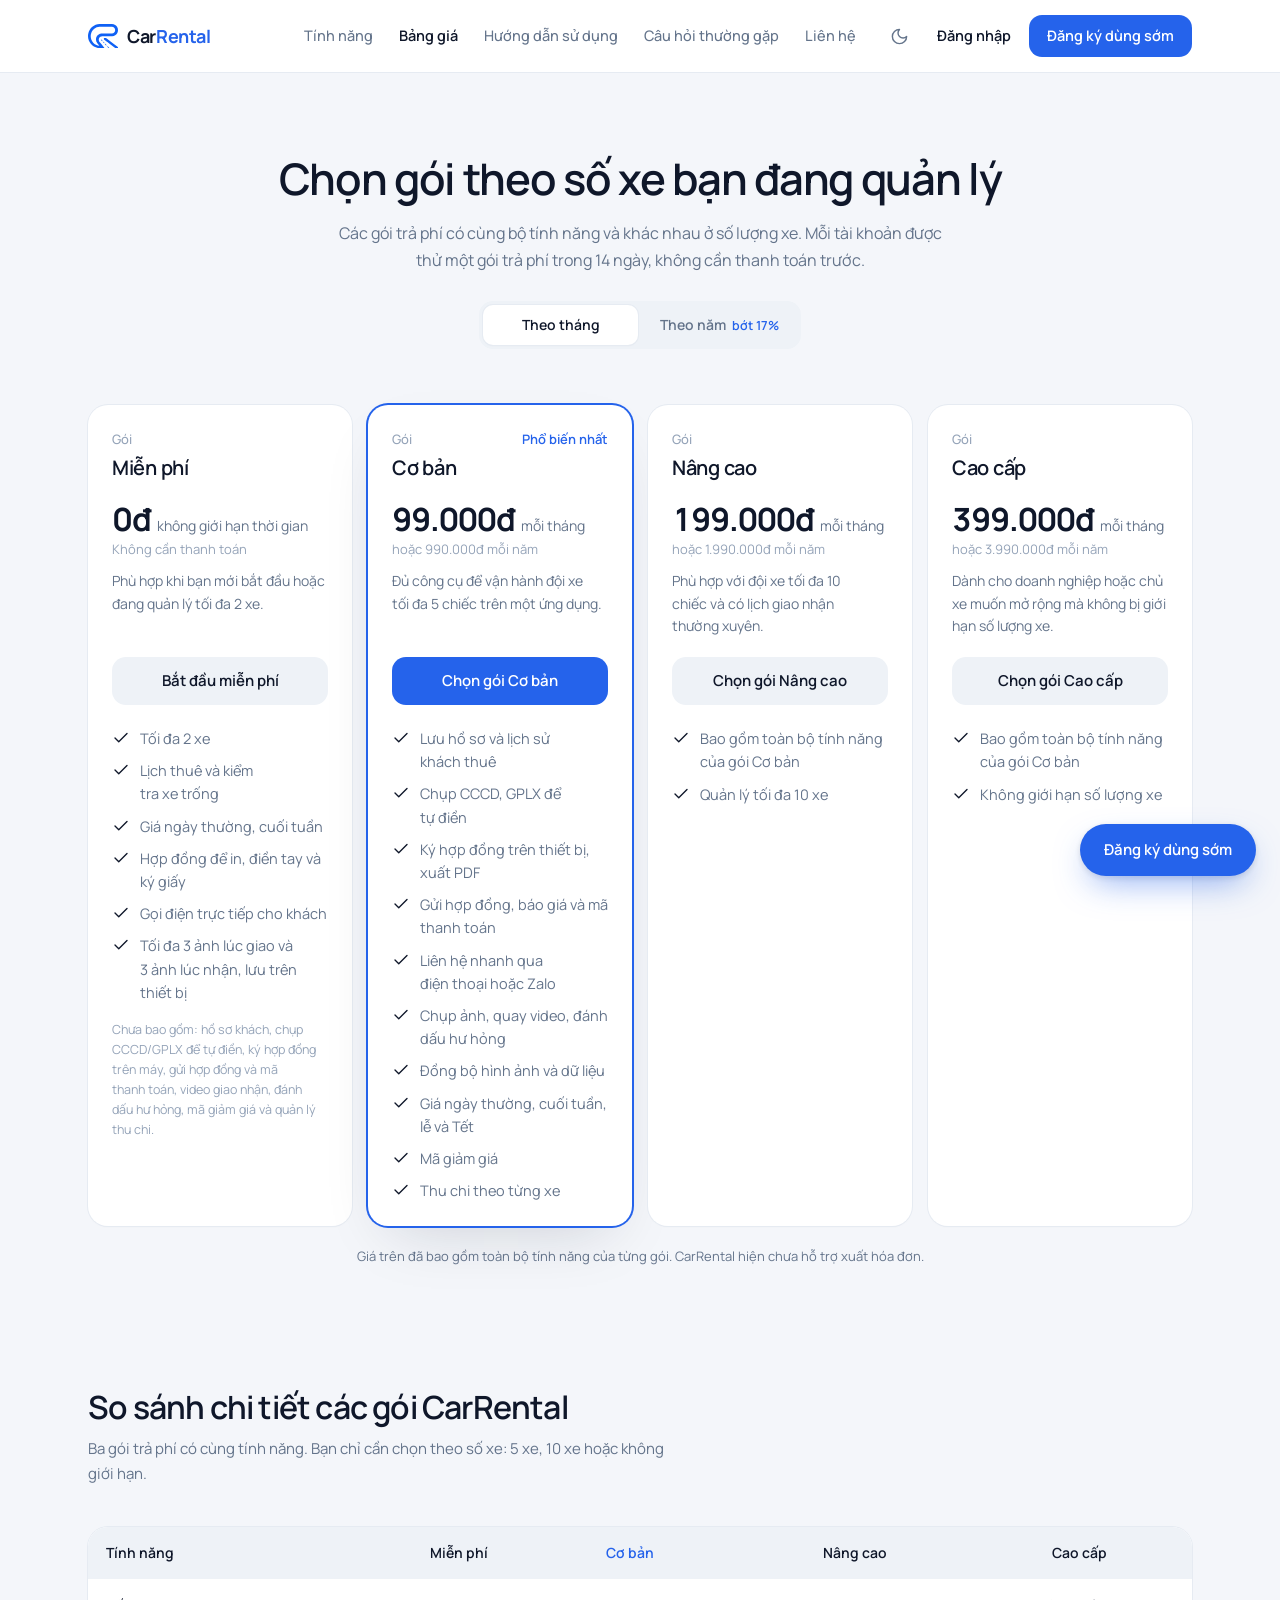
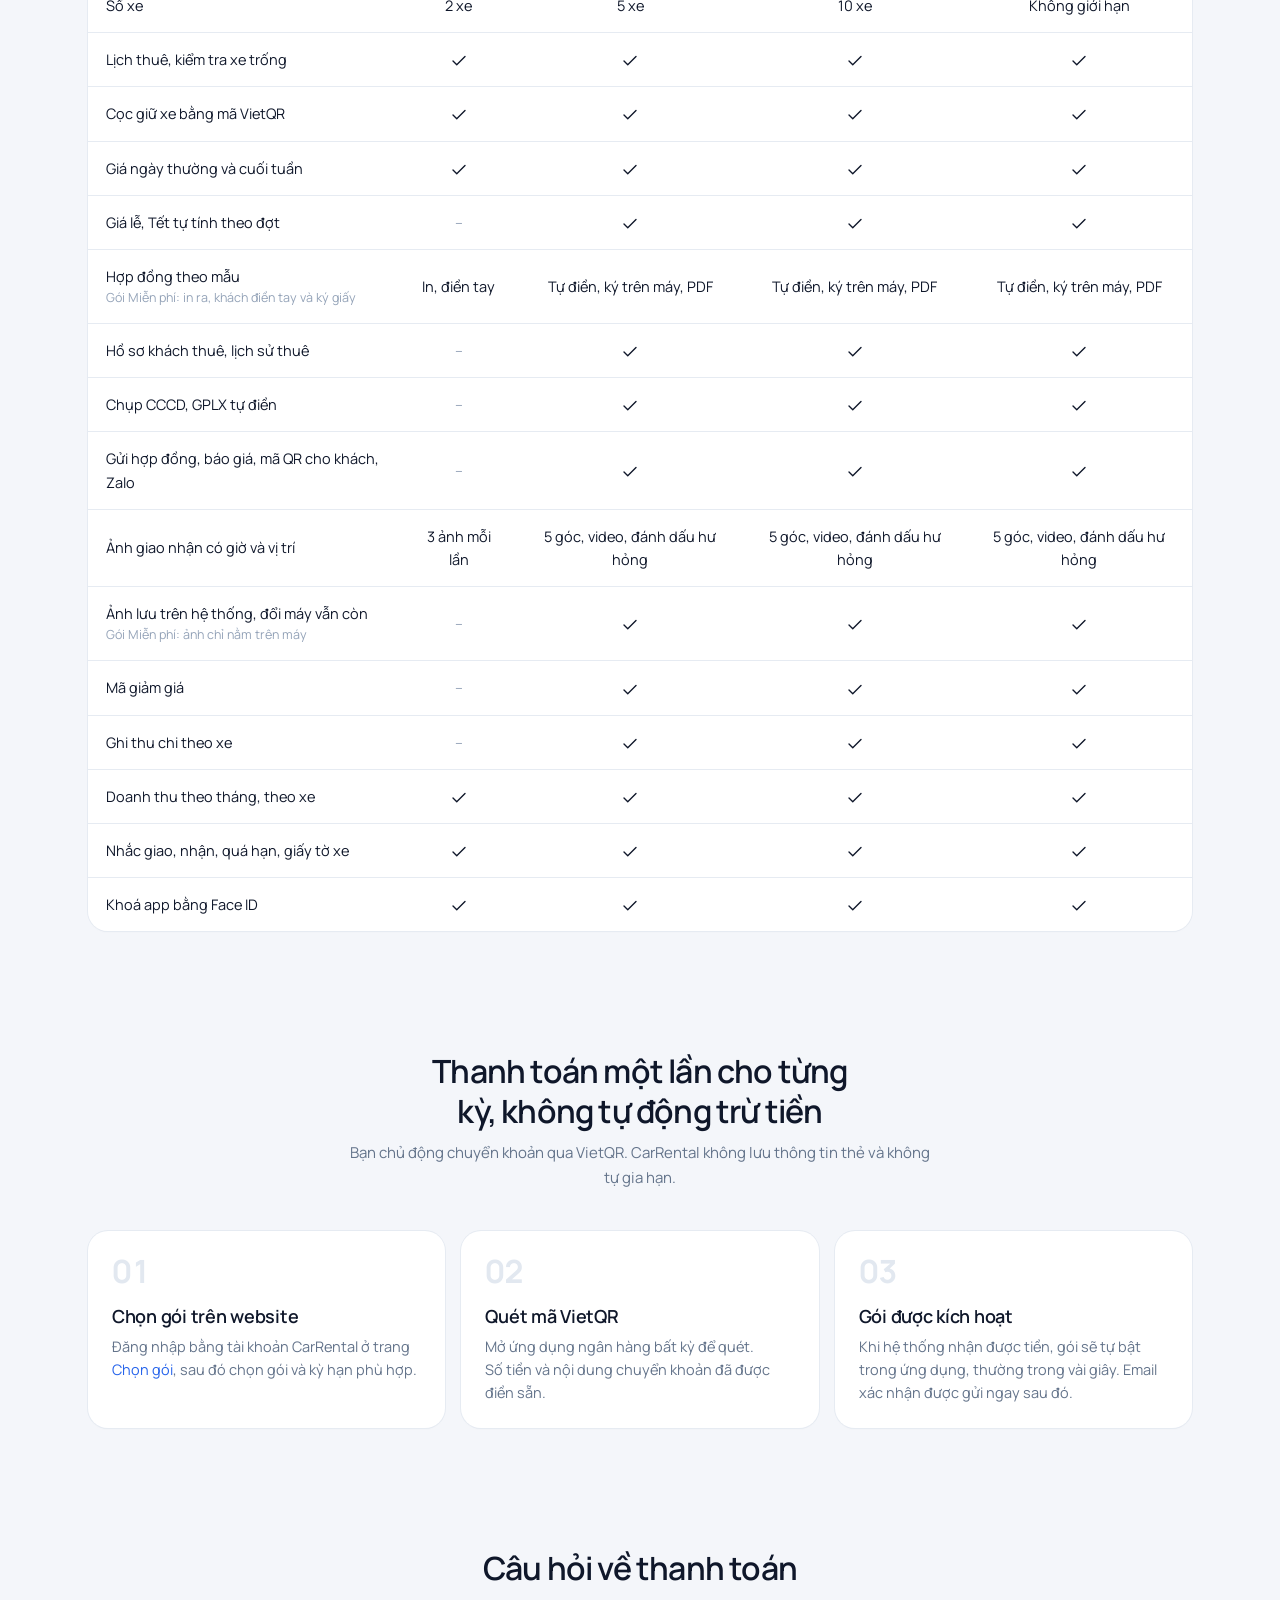
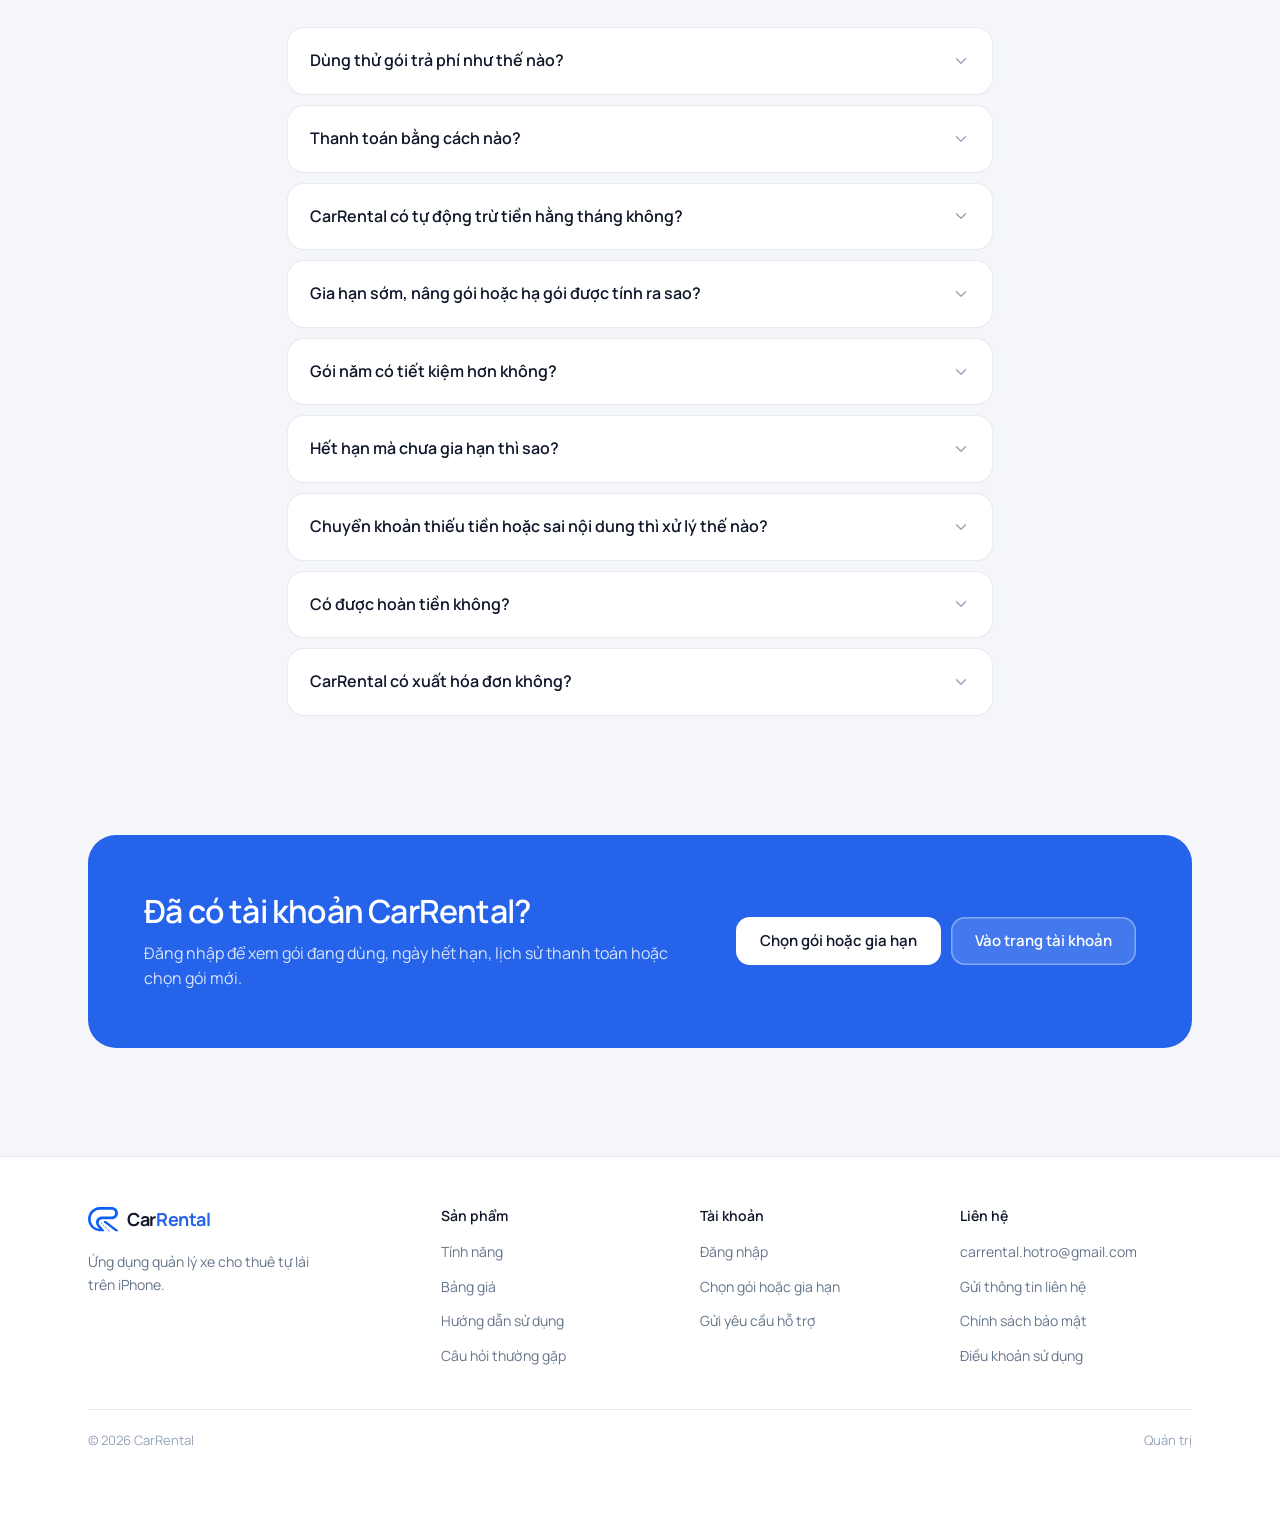
<file: bang-gia/index.html>
<!doctype html>
<html lang="vi">
<head>
<meta charset="utf-8">

<meta name="viewport" content="width=device-width, initial-scale=1, viewport-fit=cover">
<title>Bảng giá ứng dụng quản lý xe cho thuê | CarRental</title>
<meta name="description" content="Xem bảng giá CarRental: miễn phí cho 2 xe; các gói trả phí từ 99.000đ/tháng, đủ tính năng và linh hoạt theo quy mô đội xe.">
<link rel="canonical" href="https://carrental.id.vn/bang-gia/">
<meta property="og:type" content="website">
<meta property="og:site_name" content="CarRental">
<meta property="og:locale" content="vi_VN">
<meta property="og:title" content="Bảng giá ứng dụng quản lý xe cho thuê | CarRental">
<meta property="og:description" content="Xem bảng giá CarRental: miễn phí cho 2 xe; các gói trả phí từ 99.000đ/tháng, đủ tính năng và linh hoạt theo quy mô đội xe.">
<meta property="og:url" content="https://carrental.id.vn/bang-gia/">
<meta property="og:image" content="https://carrental.id.vn/assets/og.png">
<meta property="og:image:width" content="1200">
<meta property="og:image:height" content="630">
<meta name="twitter:card" content="summary_large_image">
<meta name="theme-color" content="#F4F6FA" media="(prefers-color-scheme: light)">
<meta name="theme-color" content="#0B1120" media="(prefers-color-scheme: dark)">
<link rel="icon" href="../favicon.svg" type="image/svg+xml">
<link rel="apple-touch-icon" href="../assets/apple-touch-icon.png">
<script>try{var t=localStorage.getItem('cr-theme');if(t==='light'||t==='dark')document.documentElement.dataset.theme=t}catch(e){}</script>
<link rel="preconnect" href="https://fonts.googleapis.com">
<link rel="preconnect" href="https://fonts.gstatic.com" crossorigin>
<link rel="stylesheet" href="https://fonts.googleapis.com/css2?family=Manrope:wght@400;500;600;700&display=swap">
<link rel="stylesheet" href="../assets/site.css?v=384101a9">



</head>
<body class="has-dock">
<a class="skip" href="#main">Bỏ qua, tới nội dung</a>
<header class="hdr"><div class="wrap">
  <a class="logo" href="../" aria-label="CarRental, trang chủ"><svg viewBox="21.077 10.416 193.176 157.869"  aria-hidden="true"> <path class="mk-band" d="M196.019 50.456C195.735 61.77 186.627 70.894 175.313 71.177L175.172 71.177C175.03 71.193 174.904 71.193 174.762 71.193C174.573 71.193 174.399 71.193 174.21 71.177L110.439 71.177C106.956 71.177 103.521 71.65 100.322 72.564C98.62 73.021 96.982 73.604 95.406 74.313C95.39 74.313 95.374 74.329 95.359 74.329C91.608 75.952 88.189 78.19 85.195 80.9C85.179 80.9 85.163 80.916 85.148 80.931C82.422 83.405 80.058 86.258 78.12 89.409C78.104 89.409 78.104 89.425 78.104 89.425C75.961 92.923 74.369 96.815 73.44 100.944L73.44 100.975C73.408 100.991 73.408 101.007 73.424 101.038C72.778 103.812 72.447 106.695 72.447 109.658C72.447 118.419 75.331 126.487 80.2 132.963L82.106 135.327C82.138 135.343 82.169 135.374 82.185 135.406L94.46 150.47C63.197 148.28 38.52 121.87 38.52 89.63C38.52 87.172 38.662 84.745 38.946 82.365C39.387 78.521 40.191 74.77 41.31 71.177C48.716 47.525 69.957 30.097 95.406 28.742L98.636 28.647L174.21 28.647C174.399 28.631 174.573 28.631 174.762 28.631C174.951 28.631 175.124 28.631 175.313 28.647C186.627 28.931 195.751 38.055 196.019 49.369C196.035 49.542 196.035 49.731 196.035 49.904C196.035 50.093 196.035 50.267 196.019 50.456M208.026 28.647C204.954 23.81 200.857 19.713 196.019 16.64C189.889 12.685 182.593 10.416 174.762 10.416L99.077 10.416C97.848 10.416 96.619 10.447 95.406 10.494C77.757 11.314 61.653 17.995 48.968 28.647C36.125 39.41 26.812 54.254 22.999 71.177C21.738 76.724 21.077 82.491 21.077 88.416C21.077 130.269 54.042 164.416 95.406 166.338C96.619 166.386 97.848 166.417 99.077 166.417L107.461 166.417L123.616 166.417C124.571 166.417 125.346 165.643 125.346 164.688L125.346 162.703C125.346 162.008 125.098 161.337 124.647 160.809L123.502 159.468L114.158 148.548L113.701 147.996L113.685 147.996L97.092 128.583C97.076 128.567 97.045 128.536 97.045 128.52C96.446 127.968 95.91 127.37 95.406 126.723C95.122 126.377 94.854 126.03 94.586 125.668C94.586 125.652 94.571 125.652 94.571 125.636C91.86 121.87 90.285 117.237 90.285 112.242C90.285 108.129 91.356 104.269 93.247 100.944C93.877 99.825 94.586 98.769 95.406 97.776C96.966 95.822 98.841 94.152 100.953 92.828C104.404 90.654 108.453 89.409 112.802 89.409L174.762 89.409C175.534 89.409 176.306 89.393 177.078 89.346C184.027 88.936 190.504 86.73 196.019 83.185C200.857 80.112 204.954 75.999 208.026 71.177C211.982 65.032 214.251 57.736 214.251 49.904C214.251 42.073 211.982 34.777 208.026 28.647" fill="currentColor"/> <path class="mk-leg" d="M214.253 159.958L214.253 164.91C214.253 165.743 213.578 166.419 212.745 166.419L199.057 166.419C198.437 166.419 197.834 166.216 197.339 165.841L196.021 164.843L159.794 137.393L151.6 131.2L146.116 127.04L144.761 126.016L134.519 118.263L125.348 111.314L124.422 110.61C123.844 110.17 123.504 109.485 123.504 108.758L123.504 102.395C123.504 101.594 124.153 100.945 124.953 100.945L136.786 100.945C137.482 100.945 138.16 101.173 138.715 101.594L148.338 108.887L151.6 111.361L154.074 113.236L168.445 124.125L196.021 145.004L213.336 158.113C213.914 158.551 214.253 159.233 214.253 159.958" fill="currentColor"/> <path class="mk-lane" style="--d:0" d="M107.016 110.927L114.647 118.946C114.908 119.221 114.899 119.654 114.627 119.918L113.164 121.334C112.887 121.603 112.444 121.592 112.18 121.31L104.446 113.051C104.165 112.751 104.207 112.274 104.535 112.028L106.102 110.851C106.382 110.641 106.775 110.673 107.016 110.927" fill="currentColor"/><path class="mk-lane" style="--d:1" d="M120.043 124.62L126.852 131.796C127.112 132.07 127.103 132.503 126.831 132.766L125.285 134.263C125.008 134.531 124.566 134.52 124.302 134.239L117.538 127.02C117.281 126.745 117.291 126.314 117.562 126.052L119.063 124.599C119.338 124.332 119.779 124.342 120.043 124.62" fill="currentColor"/><path class="mk-lane" style="--d:2" d="M132.797 138.037L140.018 145.631C140.279 145.905 140.27 146.339 139.998 146.602L138.341 148.206C138.064 148.474 137.621 148.463 137.358 148.182L130.191 140.536C129.933 140.261 129.943 139.831 130.214 139.569L131.817 138.017C132.093 137.75 132.533 137.759 132.797 138.037" fill="currentColor"/><path class="mk-lane" style="--d:3" d="M159.938 168.285L156.425 168.228C156.238 168.225 156.061 168.146 155.933 168.01L145.291 156.643C145.034 156.369 145.044 155.938 145.315 155.676L147.03 154.016C147.305 153.749 147.745 153.758 148.01 154.036L160.449 167.12C160.87 167.563 160.549 168.295 159.938 168.285" fill="currentColor"/> </svg><b>Car<span>Rental</span></b></a>
  <nav class="nav" aria-label="Chính"><a href="../tinh-nang/" >Tính năng</a><a href="../bang-gia/" aria-current="page">Bảng giá</a><a href="../huong-dan/" >Hướng dẫn sử dụng</a><a href="../cau-hoi/" >Câu hỏi thường gặp</a><a href="../lien-he/" >Liên hệ</a></nav>
  <div class="hdr-act">
    <button class="icon-btn theme-btn" type="button"></button>
    <a class="hdr-login" href="../tai-khoan/" data-login>Đăng nhập</a>
    <a class="btn sm" href="../lien-he/?muc=dung-thu">Đăng ký dùng sớm</a>
    <button class="icon-btn menu-btn" id="menu-btn" type="button" aria-label="Mở menu" aria-expanded="false" aria-controls="menu"><svg class="i" viewBox="0 0 24 24" aria-hidden="true"><path d="M4 6h16"/><path d="M4 12h16"/><path d="M4 18h16"/></svg></button>
  </div>
</div></header>
<nav class="menu" id="menu" hidden aria-label="Menu"><a href="../tinh-nang/">Tính năng</a><a href="../bang-gia/">Bảng giá</a><a href="../huong-dan/">Hướng dẫn sử dụng</a><a href="../cau-hoi/">Câu hỏi thường gặp</a><a href="../lien-he/">Liên hệ</a><a href="../tai-khoan/" data-login>Đăng nhập</a><a class="btn block" href="../lien-he/?muc=dung-thu">Đăng ký dùng sớm</a></nav>
<main id="main">
<section class="page-head center">
  <div class="wrap">
    <h1 class="h-page">Chọn gói theo số xe bạn đang quản lý</h1>
    <p class="lead">Các gói trả phí có cùng bộ tính năng và khác nhau ở số lượng xe. Mỗi tài khoản được thử một gói trả phí trong 14 ngày, không cần thanh toán trước.</p>
    <div class="seg-wrap"><div class="seg" role="tablist" aria-label="Kỳ hạn"><button role="tab" class="on" data-period="month" aria-selected="true">Theo tháng</button><button role="tab" data-period="year" aria-selected="false">Theo năm<small>bớt 17%</small></button></div></div>
  </div>
</section>

<section class="sec" style="padding-top:8px">
  <div class="wrap">
    <div class="plans">
  <article class="plan ">
    <div class="top"><span class="kicker">Gói</span></div>
    <h3>Miễn phí</h3>
    <div class="price"><b>0đ</b><span>không giới hạn thời gian</span></div>
    <div class="per">Không cần thanh toán</div>
    <p class="tagline">Phù hợp khi bạn mới bắt đầu hoặc đang quản lý tối đa 2 xe.</p>
    <a class="btn soft block" href="../huong-dan/">Bắt đầu miễn phí</a>
    <ul class="checks"><li><svg class="i" viewBox="0 0 24 24" aria-hidden="true"><path d="M20 6 9 17l-5-5"/></svg><span>Tối đa 2 xe</span></li><li><svg class="i" viewBox="0 0 24 24" aria-hidden="true"><path d="M20 6 9 17l-5-5"/></svg><span>Lịch thuê và kiểm tra xe trống</span></li><li><svg class="i" viewBox="0 0 24 24" aria-hidden="true"><path d="M20 6 9 17l-5-5"/></svg><span>Giá ngày thường, cuối tuần</span></li><li><svg class="i" viewBox="0 0 24 24" aria-hidden="true"><path d="M20 6 9 17l-5-5"/></svg><span>Hợp đồng để in, điền tay và ký giấy</span></li><li><svg class="i" viewBox="0 0 24 24" aria-hidden="true"><path d="M20 6 9 17l-5-5"/></svg><span>Gọi điện trực tiếp cho khách</span></li><li><svg class="i" viewBox="0 0 24 24" aria-hidden="true"><path d="M20 6 9 17l-5-5"/></svg><span>Tối đa 3 ảnh lúc giao và 3 ảnh lúc nhận, lưu trên thiết bị</span></li></ul>
    <p class="excl">Chưa bao gồm: hồ sơ khách, chụp CCCD/GPLX để tự điền, ký hợp đồng trên máy, gửi hợp đồng và mã thanh toán, video giao nhận, đánh dấu hư hỏng, mã giảm giá và quản lý thu chi.</p>
  </article>
  <article class="plan hot">
    <div class="top"><span class="kicker">Gói</span><span class="tag">Phổ biến nhất</span></div>
    <h3>Cơ bản</h3>
    <div class="price"><b class="num" data-period-month><span data-price="basic:month">99.000đ</span></b><b class="num" data-period-year hidden><span data-price="basic:year">990.000đ</span></b><span data-period-month>mỗi tháng</span><span data-period-year hidden>mỗi năm</span></div>
    <div class="per"><span data-period-month>hoặc <span data-price="basic:year">990.000đ</span> mỗi năm</span><span data-period-year hidden>tương đương 10 tháng</span></div>
    <p class="tagline">Đủ công cụ để vận hành đội xe tối đa 5 chiếc trên một ứng dụng.</p>
    <a class="btn  block" href="../goi/?plan=basic" data-goi="basic">Chọn gói Cơ bản</a>
    <ul class="checks"><li><svg class="i" viewBox="0 0 24 24" aria-hidden="true"><path d="M20 6 9 17l-5-5"/></svg><span>Lưu hồ sơ và lịch sử khách thuê</span></li><li><svg class="i" viewBox="0 0 24 24" aria-hidden="true"><path d="M20 6 9 17l-5-5"/></svg><span>Chụp CCCD, GPLX để tự điền</span></li><li><svg class="i" viewBox="0 0 24 24" aria-hidden="true"><path d="M20 6 9 17l-5-5"/></svg><span>Ký hợp đồng trên thiết bị, xuất PDF</span></li><li><svg class="i" viewBox="0 0 24 24" aria-hidden="true"><path d="M20 6 9 17l-5-5"/></svg><span>Gửi hợp đồng, báo giá và mã thanh toán</span></li><li><svg class="i" viewBox="0 0 24 24" aria-hidden="true"><path d="M20 6 9 17l-5-5"/></svg><span>Liên hệ nhanh qua điện thoại hoặc Zalo</span></li><li><svg class="i" viewBox="0 0 24 24" aria-hidden="true"><path d="M20 6 9 17l-5-5"/></svg><span>Chụp ảnh, quay video, đánh dấu hư hỏng</span></li><li><svg class="i" viewBox="0 0 24 24" aria-hidden="true"><path d="M20 6 9 17l-5-5"/></svg><span>Đồng bộ hình ảnh và dữ liệu</span></li><li><svg class="i" viewBox="0 0 24 24" aria-hidden="true"><path d="M20 6 9 17l-5-5"/></svg><span>Giá ngày thường, cuối tuần, lễ và Tết</span></li><li><svg class="i" viewBox="0 0 24 24" aria-hidden="true"><path d="M20 6 9 17l-5-5"/></svg><span>Mã giảm giá</span></li><li><svg class="i" viewBox="0 0 24 24" aria-hidden="true"><path d="M20 6 9 17l-5-5"/></svg><span>Thu chi theo từng xe</span></li></ul>
    
  </article>
  <article class="plan ">
    <div class="top"><span class="kicker">Gói</span></div>
    <h3>Nâng cao</h3>
    <div class="price"><b class="num" data-period-month><span data-price="pro:month">199.000đ</span></b><b class="num" data-period-year hidden><span data-price="pro:year">1.990.000đ</span></b><span data-period-month>mỗi tháng</span><span data-period-year hidden>mỗi năm</span></div>
    <div class="per"><span data-period-month>hoặc <span data-price="pro:year">1.990.000đ</span> mỗi năm</span><span data-period-year hidden>tương đương 10 tháng</span></div>
    <p class="tagline">Phù hợp với đội xe tối đa 10 chiếc và có lịch giao nhận thường xuyên.</p>
    <a class="btn soft block" href="../goi/?plan=pro" data-goi="pro">Chọn gói Nâng cao</a>
    <ul class="checks"><li><svg class="i" viewBox="0 0 24 24" aria-hidden="true"><path d="M20 6 9 17l-5-5"/></svg><span>Bao gồm toàn bộ tính năng của gói Cơ bản</span></li><li><svg class="i" viewBox="0 0 24 24" aria-hidden="true"><path d="M20 6 9 17l-5-5"/></svg><span>Quản lý tối đa 10 xe</span></li></ul>
    
  </article>
  <article class="plan ">
    <div class="top"><span class="kicker">Gói</span></div>
    <h3>Cao cấp</h3>
    <div class="price"><b class="num" data-period-month><span data-price="fleet:month">399.000đ</span></b><b class="num" data-period-year hidden><span data-price="fleet:year">3.990.000đ</span></b><span data-period-month>mỗi tháng</span><span data-period-year hidden>mỗi năm</span></div>
    <div class="per"><span data-period-month>hoặc <span data-price="fleet:year">3.990.000đ</span> mỗi năm</span><span data-period-year hidden>tương đương 10 tháng</span></div>
    <p class="tagline">Dành cho doanh nghiệp hoặc chủ xe muốn mở rộng mà không bị giới hạn số lượng xe.</p>
    <a class="btn soft block" href="../goi/?plan=fleet" data-goi="fleet">Chọn gói Cao cấp</a>
    <ul class="checks"><li><svg class="i" viewBox="0 0 24 24" aria-hidden="true"><path d="M20 6 9 17l-5-5"/></svg><span>Bao gồm toàn bộ tính năng của gói Cơ bản</span></li><li><svg class="i" viewBox="0 0 24 24" aria-hidden="true"><path d="M20 6 9 17l-5-5"/></svg><span>Không giới hạn số lượng xe</span></li></ul>
    
  </article></div>
    <p class="muted small" style="margin:20px 0 0;text-align:center">Giá trên đã bao gồm toàn bộ tính năng của từng gói. CarRental hiện chưa hỗ trợ xuất hóa đơn.</p>
  </div>
</section>

<section class="sec">
  <div class="wrap">
    <div class="sec-head"><h2 class="h-sec">So sánh chi tiết các gói CarRental</h2><p class="lead">Ba gói trả phí có cùng tính năng. Bạn chỉ cần chọn theo số xe: 5 xe, 10 xe hoặc không giới hạn.</p></div>
    <div class="table-scroll"><table class="cmp"><thead><tr><th>Tính năng</th><th>Miễn phí</th><th class="hot">Cơ bản</th><th>Nâng cao</th><th>Cao cấp</th></tr></thead><tbody>
  <tr><td>Số xe</td><td>2 xe</td><td>5 xe</td><td>10 xe</td><td>Không giới hạn</td></tr><tr><td>Lịch thuê, kiểm tra xe trống</td><td><svg class="i" viewBox="0 0 24 24" aria-hidden="true"><path d="M20 6 9 17l-5-5"/></svg><span class="hp">Có</span></td><td><svg class="i" viewBox="0 0 24 24" aria-hidden="true"><path d="M20 6 9 17l-5-5"/></svg><span class="hp">Có</span></td><td><svg class="i" viewBox="0 0 24 24" aria-hidden="true"><path d="M20 6 9 17l-5-5"/></svg><span class="hp">Có</span></td><td><svg class="i" viewBox="0 0 24 24" aria-hidden="true"><path d="M20 6 9 17l-5-5"/></svg><span class="hp">Có</span></td></tr><tr><td>Cọc giữ xe bằng mã VietQR</td><td><svg class="i" viewBox="0 0 24 24" aria-hidden="true"><path d="M20 6 9 17l-5-5"/></svg><span class="hp">Có</span></td><td><svg class="i" viewBox="0 0 24 24" aria-hidden="true"><path d="M20 6 9 17l-5-5"/></svg><span class="hp">Có</span></td><td><svg class="i" viewBox="0 0 24 24" aria-hidden="true"><path d="M20 6 9 17l-5-5"/></svg><span class="hp">Có</span></td><td><svg class="i" viewBox="0 0 24 24" aria-hidden="true"><path d="M20 6 9 17l-5-5"/></svg><span class="hp">Có</span></td></tr><tr><td>Giá ngày thường và cuối tuần</td><td><svg class="i" viewBox="0 0 24 24" aria-hidden="true"><path d="M20 6 9 17l-5-5"/></svg><span class="hp">Có</span></td><td><svg class="i" viewBox="0 0 24 24" aria-hidden="true"><path d="M20 6 9 17l-5-5"/></svg><span class="hp">Có</span></td><td><svg class="i" viewBox="0 0 24 24" aria-hidden="true"><path d="M20 6 9 17l-5-5"/></svg><span class="hp">Có</span></td><td><svg class="i" viewBox="0 0 24 24" aria-hidden="true"><path d="M20 6 9 17l-5-5"/></svg><span class="hp">Có</span></td></tr><tr><td>Giá lễ, Tết tự tính theo đợt</td><td><span class="no">–</span><span class="hp">Không</span></td><td><svg class="i" viewBox="0 0 24 24" aria-hidden="true"><path d="M20 6 9 17l-5-5"/></svg><span class="hp">Có</span></td><td><svg class="i" viewBox="0 0 24 24" aria-hidden="true"><path d="M20 6 9 17l-5-5"/></svg><span class="hp">Có</span></td><td><svg class="i" viewBox="0 0 24 24" aria-hidden="true"><path d="M20 6 9 17l-5-5"/></svg><span class="hp">Có</span></td></tr><tr><td>Hợp đồng theo mẫu<small>Gói Miễn phí: in ra, khách điền tay và ký giấy</small></td><td>In, điền tay</td><td>Tự điền, ký trên máy, PDF</td><td>Tự điền, ký trên máy, PDF</td><td>Tự điền, ký trên máy, PDF</td></tr><tr><td>Hồ sơ khách thuê, lịch sử thuê</td><td><span class="no">–</span><span class="hp">Không</span></td><td><svg class="i" viewBox="0 0 24 24" aria-hidden="true"><path d="M20 6 9 17l-5-5"/></svg><span class="hp">Có</span></td><td><svg class="i" viewBox="0 0 24 24" aria-hidden="true"><path d="M20 6 9 17l-5-5"/></svg><span class="hp">Có</span></td><td><svg class="i" viewBox="0 0 24 24" aria-hidden="true"><path d="M20 6 9 17l-5-5"/></svg><span class="hp">Có</span></td></tr><tr><td>Chụp CCCD, GPLX tự điền</td><td><span class="no">–</span><span class="hp">Không</span></td><td><svg class="i" viewBox="0 0 24 24" aria-hidden="true"><path d="M20 6 9 17l-5-5"/></svg><span class="hp">Có</span></td><td><svg class="i" viewBox="0 0 24 24" aria-hidden="true"><path d="M20 6 9 17l-5-5"/></svg><span class="hp">Có</span></td><td><svg class="i" viewBox="0 0 24 24" aria-hidden="true"><path d="M20 6 9 17l-5-5"/></svg><span class="hp">Có</span></td></tr><tr><td>Gửi hợp đồng, báo giá, mã QR cho khách, Zalo</td><td><span class="no">–</span><span class="hp">Không</span></td><td><svg class="i" viewBox="0 0 24 24" aria-hidden="true"><path d="M20 6 9 17l-5-5"/></svg><span class="hp">Có</span></td><td><svg class="i" viewBox="0 0 24 24" aria-hidden="true"><path d="M20 6 9 17l-5-5"/></svg><span class="hp">Có</span></td><td><svg class="i" viewBox="0 0 24 24" aria-hidden="true"><path d="M20 6 9 17l-5-5"/></svg><span class="hp">Có</span></td></tr><tr><td>Ảnh giao nhận có giờ và vị trí</td><td>3 ảnh mỗi lần</td><td>5 góc, video, đánh dấu hư hỏng</td><td>5 góc, video, đánh dấu hư hỏng</td><td>5 góc, video, đánh dấu hư hỏng</td></tr><tr><td>Ảnh lưu trên hệ thống, đổi máy vẫn còn<small>Gói Miễn phí: ảnh chỉ nằm trên máy</small></td><td><span class="no">–</span><span class="hp">Không</span></td><td><svg class="i" viewBox="0 0 24 24" aria-hidden="true"><path d="M20 6 9 17l-5-5"/></svg><span class="hp">Có</span></td><td><svg class="i" viewBox="0 0 24 24" aria-hidden="true"><path d="M20 6 9 17l-5-5"/></svg><span class="hp">Có</span></td><td><svg class="i" viewBox="0 0 24 24" aria-hidden="true"><path d="M20 6 9 17l-5-5"/></svg><span class="hp">Có</span></td></tr><tr><td>Mã giảm giá</td><td><span class="no">–</span><span class="hp">Không</span></td><td><svg class="i" viewBox="0 0 24 24" aria-hidden="true"><path d="M20 6 9 17l-5-5"/></svg><span class="hp">Có</span></td><td><svg class="i" viewBox="0 0 24 24" aria-hidden="true"><path d="M20 6 9 17l-5-5"/></svg><span class="hp">Có</span></td><td><svg class="i" viewBox="0 0 24 24" aria-hidden="true"><path d="M20 6 9 17l-5-5"/></svg><span class="hp">Có</span></td></tr><tr><td>Ghi thu chi theo xe</td><td><span class="no">–</span><span class="hp">Không</span></td><td><svg class="i" viewBox="0 0 24 24" aria-hidden="true"><path d="M20 6 9 17l-5-5"/></svg><span class="hp">Có</span></td><td><svg class="i" viewBox="0 0 24 24" aria-hidden="true"><path d="M20 6 9 17l-5-5"/></svg><span class="hp">Có</span></td><td><svg class="i" viewBox="0 0 24 24" aria-hidden="true"><path d="M20 6 9 17l-5-5"/></svg><span class="hp">Có</span></td></tr><tr><td>Doanh thu theo tháng, theo xe</td><td><svg class="i" viewBox="0 0 24 24" aria-hidden="true"><path d="M20 6 9 17l-5-5"/></svg><span class="hp">Có</span></td><td><svg class="i" viewBox="0 0 24 24" aria-hidden="true"><path d="M20 6 9 17l-5-5"/></svg><span class="hp">Có</span></td><td><svg class="i" viewBox="0 0 24 24" aria-hidden="true"><path d="M20 6 9 17l-5-5"/></svg><span class="hp">Có</span></td><td><svg class="i" viewBox="0 0 24 24" aria-hidden="true"><path d="M20 6 9 17l-5-5"/></svg><span class="hp">Có</span></td></tr><tr><td>Nhắc giao, nhận, quá hạn, giấy tờ xe</td><td><svg class="i" viewBox="0 0 24 24" aria-hidden="true"><path d="M20 6 9 17l-5-5"/></svg><span class="hp">Có</span></td><td><svg class="i" viewBox="0 0 24 24" aria-hidden="true"><path d="M20 6 9 17l-5-5"/></svg><span class="hp">Có</span></td><td><svg class="i" viewBox="0 0 24 24" aria-hidden="true"><path d="M20 6 9 17l-5-5"/></svg><span class="hp">Có</span></td><td><svg class="i" viewBox="0 0 24 24" aria-hidden="true"><path d="M20 6 9 17l-5-5"/></svg><span class="hp">Có</span></td></tr><tr><td>Khoá app bằng Face ID</td><td><svg class="i" viewBox="0 0 24 24" aria-hidden="true"><path d="M20 6 9 17l-5-5"/></svg><span class="hp">Có</span></td><td><svg class="i" viewBox="0 0 24 24" aria-hidden="true"><path d="M20 6 9 17l-5-5"/></svg><span class="hp">Có</span></td><td><svg class="i" viewBox="0 0 24 24" aria-hidden="true"><path d="M20 6 9 17l-5-5"/></svg><span class="hp">Có</span></td><td><svg class="i" viewBox="0 0 24 24" aria-hidden="true"><path d="M20 6 9 17l-5-5"/></svg><span class="hp">Có</span></td></tr></tbody></table></div>
  </div>
</section>

<section class="sec">
  <div class="wrap">
    <div class="sec-head center"><h2 class="h-sec">Thanh toán một lần cho từng kỳ, không tự động trừ tiền</h2><p class="lead">Bạn chủ động chuyển khoản qua VietQR. CarRental không lưu thông tin thẻ và không tự gia hạn.</p></div>
    <div class="paysteps">
      <article class="card"><span class="n">01</span><h3 class="h-card">Chọn gói trên website</h3><p>Đăng nhập bằng tài khoản CarRental ở trang <a href="../goi/">Chọn gói</a>, sau đó chọn gói và kỳ hạn phù hợp.</p></article>
      <article class="card"><span class="n">02</span><h3 class="h-card">Quét mã VietQR</h3><p>Mở ứng dụng ngân hàng bất kỳ để quét. Số tiền và nội dung chuyển khoản đã được điền sẵn.</p></article>
      <article class="card"><span class="n">03</span><h3 class="h-card">Gói được kích hoạt</h3><p>Khi hệ thống nhận được tiền, gói sẽ tự bật trong ứng dụng, thường trong vài giây. Email xác nhận được gửi ngay sau đó.</p></article>
    </div>
  </div>
</section>

<section class="sec">
  <div class="wrap narrow">
    <div class="sec-head center"><h2 class="h-sec">Câu hỏi về thanh toán</h2></div>
    <div class="faq"><details><summary><span class="q">Dùng thử gói trả phí như thế nào?</span><svg class="i" viewBox="0 0 24 24" aria-hidden="true"><path d="m6 9 6 6 6-6"/></svg></summary><div class="a"><p>Mỗi tài khoản được thử một gói trả phí trong 14 ngày, một lần và không cần thanh toán trước. Bạn có thể bắt đầu dùng thử trong ứng dụng. Khi hết thời gian, tài khoản trở về gói Miễn phí và dữ liệu vẫn được giữ nguyên.</p></div></details><details><summary><span class="q">Thanh toán bằng cách nào?</span><svg class="i" viewBox="0 0 24 24" aria-hidden="true"><path d="m6 9 6 6 6-6"/></svg></summary><div class="a"><p>Bạn thanh toán bằng chuyển khoản ngân hàng. Sau khi chọn gói trên website (trang <a href="../goi/">Chọn gói</a>), quét mã VietQR bằng ứng dụng ngân hàng bất kỳ. Khi hệ thống nhận được tiền, gói thường được kích hoạt trong vài giây và email xác nhận sẽ được gửi cho bạn.</p></div></details><details><summary><span class="q">CarRental có tự động trừ tiền hằng tháng không?</span><svg class="i" viewBox="0 0 24 24" aria-hidden="true"><path d="m6 9 6 6 6-6"/></svg></summary><div class="a"><p>Không. Bạn chủ động chuyển khoản cho từng kỳ. Trước ngày hết hạn 7 ngày, 3 ngày và 1 ngày, CarRental sẽ gửi email nhắc kèm đường dẫn gia hạn.</p></div></details><details><summary><span class="q">Gia hạn sớm, nâng gói hoặc hạ gói được tính ra sao?</span><svg class="i" viewBox="0 0 24 24" aria-hidden="true"><path d="m6 9 6 6 6-6"/></svg></summary><div class="a"><p>Gia hạn sớm không làm mất số ngày còn lại; kỳ mới bắt đầu sau khi kỳ hiện tại kết thúc. Khi nâng gói, gói mới có hiệu lực ngay và phần giá trị còn lại được quy đổi thành ngày sử dụng. Khi hạ gói, thay đổi sẽ áp dụng sau ngày hết hạn hiện tại.</p></div></details><details><summary><span class="q">Gói năm có tiết kiệm hơn không?</span><svg class="i" viewBox="0 0 24 24" aria-hidden="true"><path d="m6 9 6 6 6-6"/></svg></summary><div class="a"><p>Có. Gói năm có giá bằng 10 tháng, nghĩa là bạn dùng đủ 12 tháng nhưng chỉ trả phí 10 tháng.</p></div></details><details><summary><span class="q">Hết hạn mà chưa gia hạn thì sao?</span><svg class="i" viewBox="0 0 24 24" aria-hidden="true"><path d="m6 9 6 6 6-6"/></svg></summary><div class="a"><p>Tài khoản tự chuyển về gói Miễn phí, dữ liệu vẫn được giữ. Gói Miễn phí dùng tối đa 2 xe: nếu có nhiều xe hơn, bạn chọn 2 xe tiếp tục dùng, các xe còn lại tạm khóa (không nhận lịch mới, chuyến đã đặt vẫn giao nhận bình thường). Các tính năng trả phí cũng tạm khóa cho đến khi gia hạn.</p></div></details><details><summary><span class="q">Chuyển khoản thiếu tiền hoặc sai nội dung thì xử lý thế nào?</span><svg class="i" viewBox="0 0 24 24" aria-hidden="true"><path d="m6 9 6 6 6-6"/></svg></summary><div class="a"><p>Nếu chuyển thiếu, trang thanh toán sẽ hiển thị số còn thiếu; bạn chỉ cần chuyển thêm cho đủ. Nếu ghi sai nội dung, hãy gửi email hỗ trợ kèm ảnh giao dịch để CarRental kiểm tra và gán khoản thanh toán vào đơn của bạn.</p></div></details><details><summary><span class="q">Có được hoàn tiền không?</span><svg class="i" viewBox="0 0 24 24" aria-hidden="true"><path d="m6 9 6 6 6-6"/></svg></summary><div class="a"><p>Có. Hãy gửi yêu cầu đến email hỗ trợ. CarRental sẽ hoàn tiền qua ngân hàng và hủy phần thời gian chưa dùng của đơn thanh toán đó.</p></div></details><details><summary><span class="q">CarRental có xuất hóa đơn không?</span><svg class="i" viewBox="0 0 24 24" aria-hidden="true"><path d="m6 9 6 6 6-6"/></svg></summary><div class="a"><p>Hiện CarRental chưa hỗ trợ xuất hóa đơn.</p></div></details></div>
  </div>
</section>

<section class="sec">
  <div class="wrap">
    <div class="band">
      <div><h2 class="h-sec">Đã có tài khoản CarRental?</h2><p>Đăng nhập để xem gói đang dùng, ngày hết hạn, lịch sử thanh toán hoặc chọn gói mới.</p></div>
      <div class="cta"><a class="btn white" href="../goi/">Chọn gói hoặc gia hạn</a><a class="btn ghost-w" href="../tai-khoan/">Vào trang tài khoản</a></div>
    </div>
  </div>
</section>
</main>
<footer class="ftr"><div class="wrap">
  <div class="ftr-grid">
    <div class="ftr-brand"><a class="logo" href="../"><svg viewBox="21.077 10.416 193.176 157.869"  aria-hidden="true"> <path class="mk-band" d="M196.019 50.456C195.735 61.77 186.627 70.894 175.313 71.177L175.172 71.177C175.03 71.193 174.904 71.193 174.762 71.193C174.573 71.193 174.399 71.193 174.21 71.177L110.439 71.177C106.956 71.177 103.521 71.65 100.322 72.564C98.62 73.021 96.982 73.604 95.406 74.313C95.39 74.313 95.374 74.329 95.359 74.329C91.608 75.952 88.189 78.19 85.195 80.9C85.179 80.9 85.163 80.916 85.148 80.931C82.422 83.405 80.058 86.258 78.12 89.409C78.104 89.409 78.104 89.425 78.104 89.425C75.961 92.923 74.369 96.815 73.44 100.944L73.44 100.975C73.408 100.991 73.408 101.007 73.424 101.038C72.778 103.812 72.447 106.695 72.447 109.658C72.447 118.419 75.331 126.487 80.2 132.963L82.106 135.327C82.138 135.343 82.169 135.374 82.185 135.406L94.46 150.47C63.197 148.28 38.52 121.87 38.52 89.63C38.52 87.172 38.662 84.745 38.946 82.365C39.387 78.521 40.191 74.77 41.31 71.177C48.716 47.525 69.957 30.097 95.406 28.742L98.636 28.647L174.21 28.647C174.399 28.631 174.573 28.631 174.762 28.631C174.951 28.631 175.124 28.631 175.313 28.647C186.627 28.931 195.751 38.055 196.019 49.369C196.035 49.542 196.035 49.731 196.035 49.904C196.035 50.093 196.035 50.267 196.019 50.456M208.026 28.647C204.954 23.81 200.857 19.713 196.019 16.64C189.889 12.685 182.593 10.416 174.762 10.416L99.077 10.416C97.848 10.416 96.619 10.447 95.406 10.494C77.757 11.314 61.653 17.995 48.968 28.647C36.125 39.41 26.812 54.254 22.999 71.177C21.738 76.724 21.077 82.491 21.077 88.416C21.077 130.269 54.042 164.416 95.406 166.338C96.619 166.386 97.848 166.417 99.077 166.417L107.461 166.417L123.616 166.417C124.571 166.417 125.346 165.643 125.346 164.688L125.346 162.703C125.346 162.008 125.098 161.337 124.647 160.809L123.502 159.468L114.158 148.548L113.701 147.996L113.685 147.996L97.092 128.583C97.076 128.567 97.045 128.536 97.045 128.52C96.446 127.968 95.91 127.37 95.406 126.723C95.122 126.377 94.854 126.03 94.586 125.668C94.586 125.652 94.571 125.652 94.571 125.636C91.86 121.87 90.285 117.237 90.285 112.242C90.285 108.129 91.356 104.269 93.247 100.944C93.877 99.825 94.586 98.769 95.406 97.776C96.966 95.822 98.841 94.152 100.953 92.828C104.404 90.654 108.453 89.409 112.802 89.409L174.762 89.409C175.534 89.409 176.306 89.393 177.078 89.346C184.027 88.936 190.504 86.73 196.019 83.185C200.857 80.112 204.954 75.999 208.026 71.177C211.982 65.032 214.251 57.736 214.251 49.904C214.251 42.073 211.982 34.777 208.026 28.647" fill="currentColor"/> <path class="mk-leg" d="M214.253 159.958L214.253 164.91C214.253 165.743 213.578 166.419 212.745 166.419L199.057 166.419C198.437 166.419 197.834 166.216 197.339 165.841L196.021 164.843L159.794 137.393L151.6 131.2L146.116 127.04L144.761 126.016L134.519 118.263L125.348 111.314L124.422 110.61C123.844 110.17 123.504 109.485 123.504 108.758L123.504 102.395C123.504 101.594 124.153 100.945 124.953 100.945L136.786 100.945C137.482 100.945 138.16 101.173 138.715 101.594L148.338 108.887L151.6 111.361L154.074 113.236L168.445 124.125L196.021 145.004L213.336 158.113C213.914 158.551 214.253 159.233 214.253 159.958" fill="currentColor"/> <path class="mk-lane" style="--d:0" d="M107.016 110.927L114.647 118.946C114.908 119.221 114.899 119.654 114.627 119.918L113.164 121.334C112.887 121.603 112.444 121.592 112.18 121.31L104.446 113.051C104.165 112.751 104.207 112.274 104.535 112.028L106.102 110.851C106.382 110.641 106.775 110.673 107.016 110.927" fill="currentColor"/><path class="mk-lane" style="--d:1" d="M120.043 124.62L126.852 131.796C127.112 132.07 127.103 132.503 126.831 132.766L125.285 134.263C125.008 134.531 124.566 134.52 124.302 134.239L117.538 127.02C117.281 126.745 117.291 126.314 117.562 126.052L119.063 124.599C119.338 124.332 119.779 124.342 120.043 124.62" fill="currentColor"/><path class="mk-lane" style="--d:2" d="M132.797 138.037L140.018 145.631C140.279 145.905 140.27 146.339 139.998 146.602L138.341 148.206C138.064 148.474 137.621 148.463 137.358 148.182L130.191 140.536C129.933 140.261 129.943 139.831 130.214 139.569L131.817 138.017C132.093 137.75 132.533 137.759 132.797 138.037" fill="currentColor"/><path class="mk-lane" style="--d:3" d="M159.938 168.285L156.425 168.228C156.238 168.225 156.061 168.146 155.933 168.01L145.291 156.643C145.034 156.369 145.044 155.938 145.315 155.676L147.03 154.016C147.305 153.749 147.745 153.758 148.01 154.036L160.449 167.12C160.87 167.563 160.549 168.295 159.938 168.285" fill="currentColor"/> </svg><b>Car<span>Rental</span></b></a><p>Ứng dụng quản lý xe cho thuê tự lái trên iPhone.</p></div>
    <div><h3>Sản phẩm</h3><ul><li><a href="../tinh-nang/">Tính năng</a></li><li><a href="../bang-gia/">Bảng giá</a></li><li><a href="../huong-dan/">Hướng dẫn sử dụng</a></li><li><a href="../cau-hoi/">Câu hỏi thường gặp</a></li></ul></div>
    <div><h3>Tài khoản</h3><ul><li><a href="../tai-khoan/">Đăng nhập</a></li><li><a href="../goi/">Chọn gói hoặc gia hạn</a></li><li><a href="../tai-khoan/#ho-tro">Gửi yêu cầu hỗ trợ</a></li></ul></div>
    <div><h3>Liên hệ</h3><ul><li><a href="mailto:carrental.hotro@gmail.com">carrental.hotro@gmail.com</a></li><li><a href="../lien-he/">Gửi thông tin liên hệ</a></li><li><a href="../privacy.html">Chính sách bảo mật</a></li><li><a href="../terms.html">Điều khoản sử dụng</a></li></ul></div>
  </div>
  <div class="ftr-bottom"><span>© 2026 CarRental</span><span><a href="../admin/">Quản trị</a></span></div>
</div></footer>
<div class="dock"><div class="dock-in"><div class="dock-txt"><b>Miễn phí cho tối đa 2 xe</b><span>Dùng thử gói trả phí 14 ngày</span></div><a class="btn" href="../lien-he/?muc=dung-thu">Đăng ký dùng sớm</a></div></div>
<div class="toast" id="toast" role="status" aria-live="polite"></div>
<script>const CFG={"sbUrl":"https://epiapzuitzwkexndmvbp.supabase.co","sbKey":"sb_publishable_BATsaw6NBY3k6zo9tO2pNw_uOJ0Z9gB","support":"carrental.hotro@gmail.com","root":"../","icons":{"sun":"<circle cx=\"12\" cy=\"12\" r=\"4\"/><path d=\"M12 2v2\"/><path d=\"M12 20v2\"/><path d=\"m4.93 4.93 1.41 1.41\"/><path d=\"m17.66 17.66 1.41 1.41\"/><path d=\"M2 12h2\"/><path d=\"M20 12h2\"/><path d=\"m6.34 17.66-1.41 1.41\"/><path d=\"m19.07 4.93-1.41 1.41\"/>","moon":"<path d=\"M12 3a6 6 0 0 0 9 9 9 9 0 1 1-9-9Z\"/>","x":"<path d=\"M18 6 6 18\"/><path d=\"m6 6 12 12\"/>","menu":"<path d=\"M4 6h16\"/><path d=\"M4 12h16\"/><path d=\"M4 18h16\"/>","check":"<path d=\"M20 6 9 17l-5-5\"/>","checkc":"<circle cx=\"12\" cy=\"12\" r=\"10\"/><path d=\"m9 12 2 2 4-4\"/>","right":"<path d=\"m9 18 6-6-6-6\"/>","left":"<path d=\"m15 18-6-6 6-6\"/>","mail":"<rect width=\"20\" height=\"16\" x=\"2\" y=\"4\" rx=\"2\"/><path d=\"m22 7-8.97 5.7a1.94 1.94 0 0 1-2.06 0L2 7\"/>","msg":"<path d=\"M7.9 20A9 9 0 1 0 4 16.1L2 22Z\"/>","receipt":"<path d=\"M4 2v20l2-1 2 1 2-1 2 1 2-1 2 1 2-1 2 1V2l-2 1-2-1-2 1-2-1-2 1-2-1-2 1Z\"/><path d=\"M16 8h-6a2 2 0 1 0 0 4h4a2 2 0 1 1 0 4H8\"/><path d=\"M12 17.5v-11\"/>","star":"<path d=\"M11.525 2.295a.53.53 0 0 1 .95 0l2.31 4.679a2.123 2.123 0 0 0 1.595 1.16l5.166.756a.53.53 0 0 1 .294.904l-3.736 3.638a2.123 2.123 0 0 0-.611 1.878l.882 5.14a.53.53 0 0 1-.771.56l-4.618-2.428a2.122 2.122 0 0 0-1.973 0L6.396 21.01a.53.53 0 0 1-.77-.56l.881-5.139a2.122 2.122 0 0 0-.611-1.879L2.16 9.795a.53.53 0 0 1 .294-.906l5.165-.755a2.122 2.122 0 0 0 1.597-1.16z\"/>","user":"<circle cx=\"12\" cy=\"8\" r=\"5\"/><path d=\"M20 21a8 8 0 0 0-16 0\"/>","bellring":"<path d=\"M6 8a6 6 0 0 1 12 0c0 7 3 9 3 9H3s3-2 3-9\"/><path d=\"M10.3 21a1.94 1.94 0 0 0 3.4 0\"/><path d=\"M4 2C2.8 3.7 2 5.7 2 8\"/><path d=\"M22 8c0-2.3-.8-4.3-2-6\"/>","logout":"<path d=\"M9 21H5a2 2 0 0 1-2-2V5a2 2 0 0 1 2-2h4\"/><polyline points=\"16 17 21 12 16 7\"/><line x1=\"21\" x2=\"9\" y1=\"12\" y2=\"12\"/>","lock":"<rect width=\"18\" height=\"11\" x=\"3\" y=\"11\" rx=\"2\" ry=\"2\"/><path d=\"M7 11V7a5 5 0 0 1 10 0v4\"/>","car":"<path d=\"m21 8-2 2-1.5-3.7A2 2 0 0 0 15.646 5H8.4a2 2 0 0 0-1.903 1.257L5 10 3 8\"/><path d=\"M7 14h.01\"/><path d=\"M17 14h.01\"/><rect width=\"18\" height=\"8\" x=\"3\" y=\"10\" rx=\"2\"/><path d=\"M5 18v2\"/><path d=\"M19 18v2\"/>","download":"<path d=\"M21 15v4a2 2 0 0 1-2 2H5a2 2 0 0 1-2-2v-4\"/><polyline points=\"7 10 12 15 17 10\"/><line x1=\"12\" x2=\"12\" y1=\"15\" y2=\"3\"/>","info":"<circle cx=\"12\" cy=\"12\" r=\"10\"/><path d=\"M12 16v-4\"/><path d=\"M12 8h.01\"/>","alert":"<path d=\"m21.73 18-8-14a2 2 0 0 0-3.48 0l-8 14A2 2 0 0 0 4 21h16a2 2 0 0 0 1.73-3\"/><path d=\"M12 9v4\"/><path d=\"M12 17h.01\"/>","clock":"<circle cx=\"12\" cy=\"12\" r=\"10\"/><polyline points=\"12 6 12 12 16 14\"/>"}};</script>
<script src="../assets/site.js?v=d349e5ab"></script>

</body>
</html>
</file>
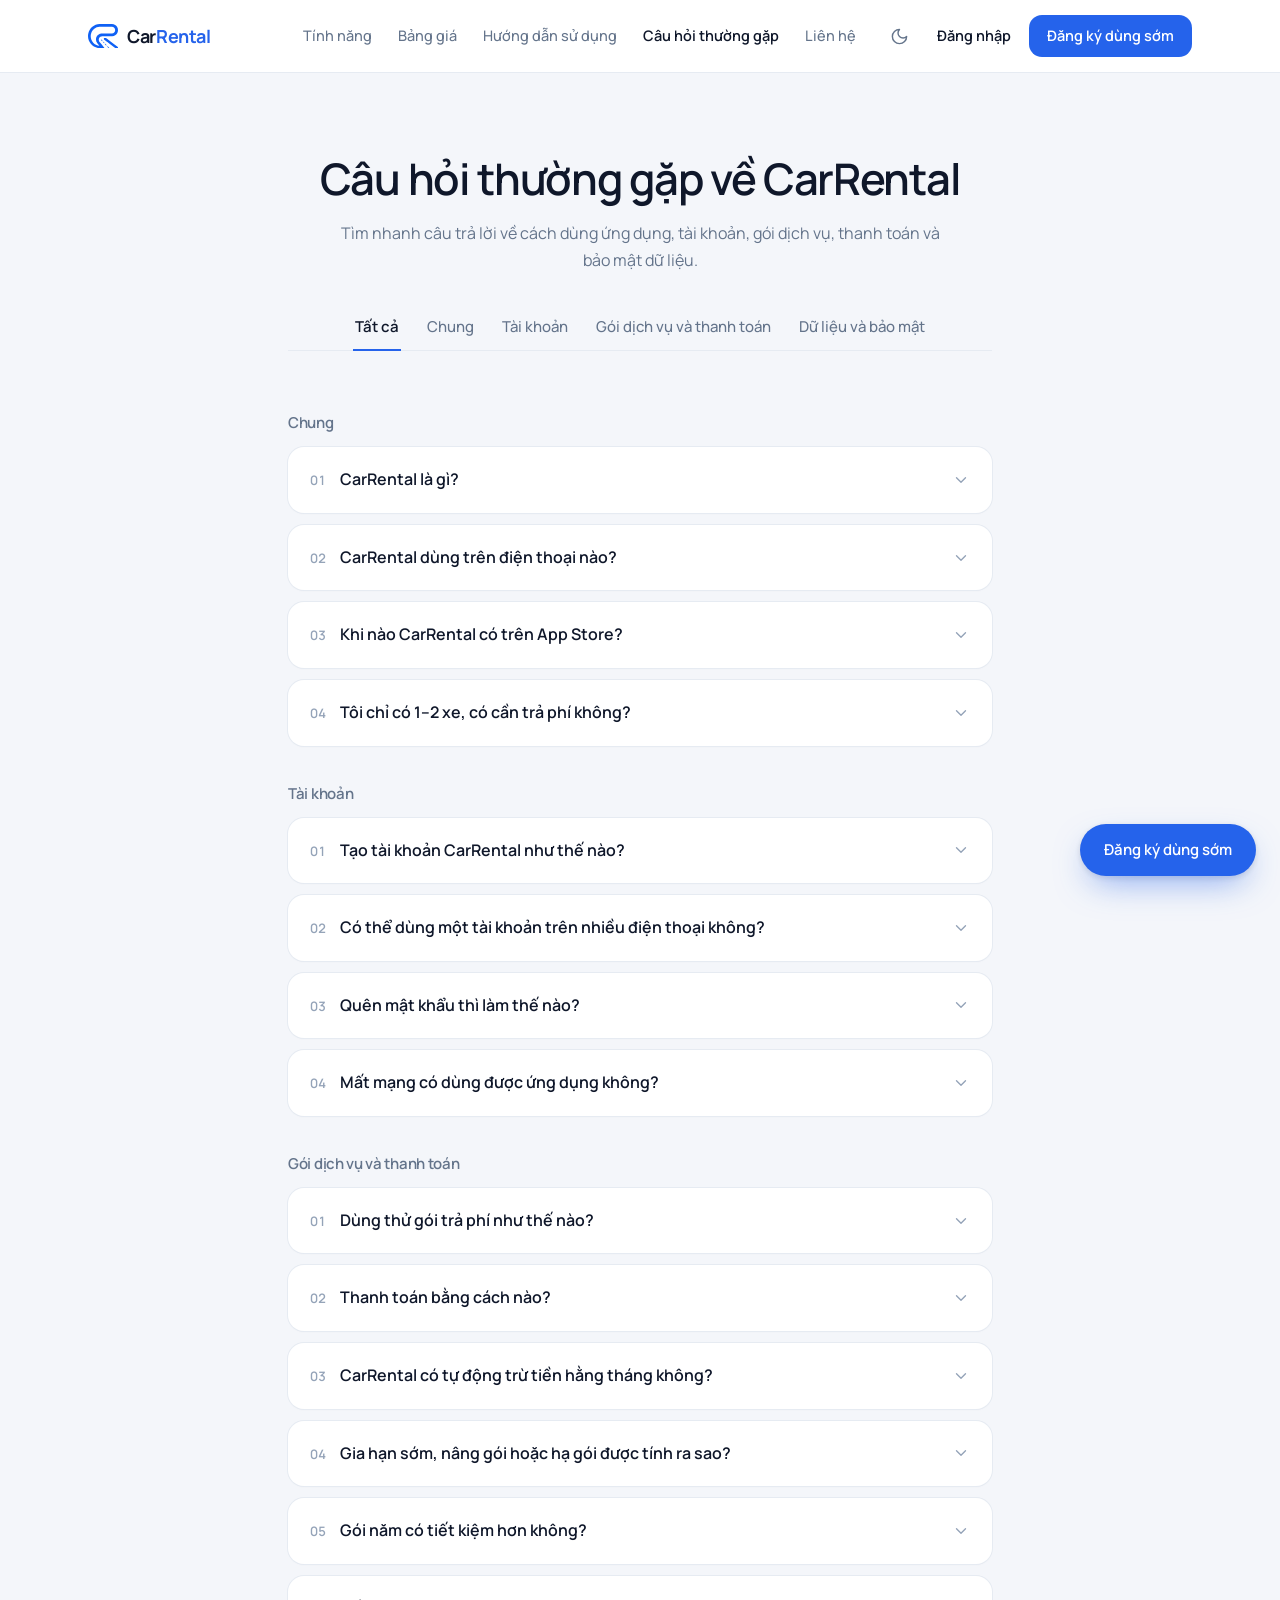
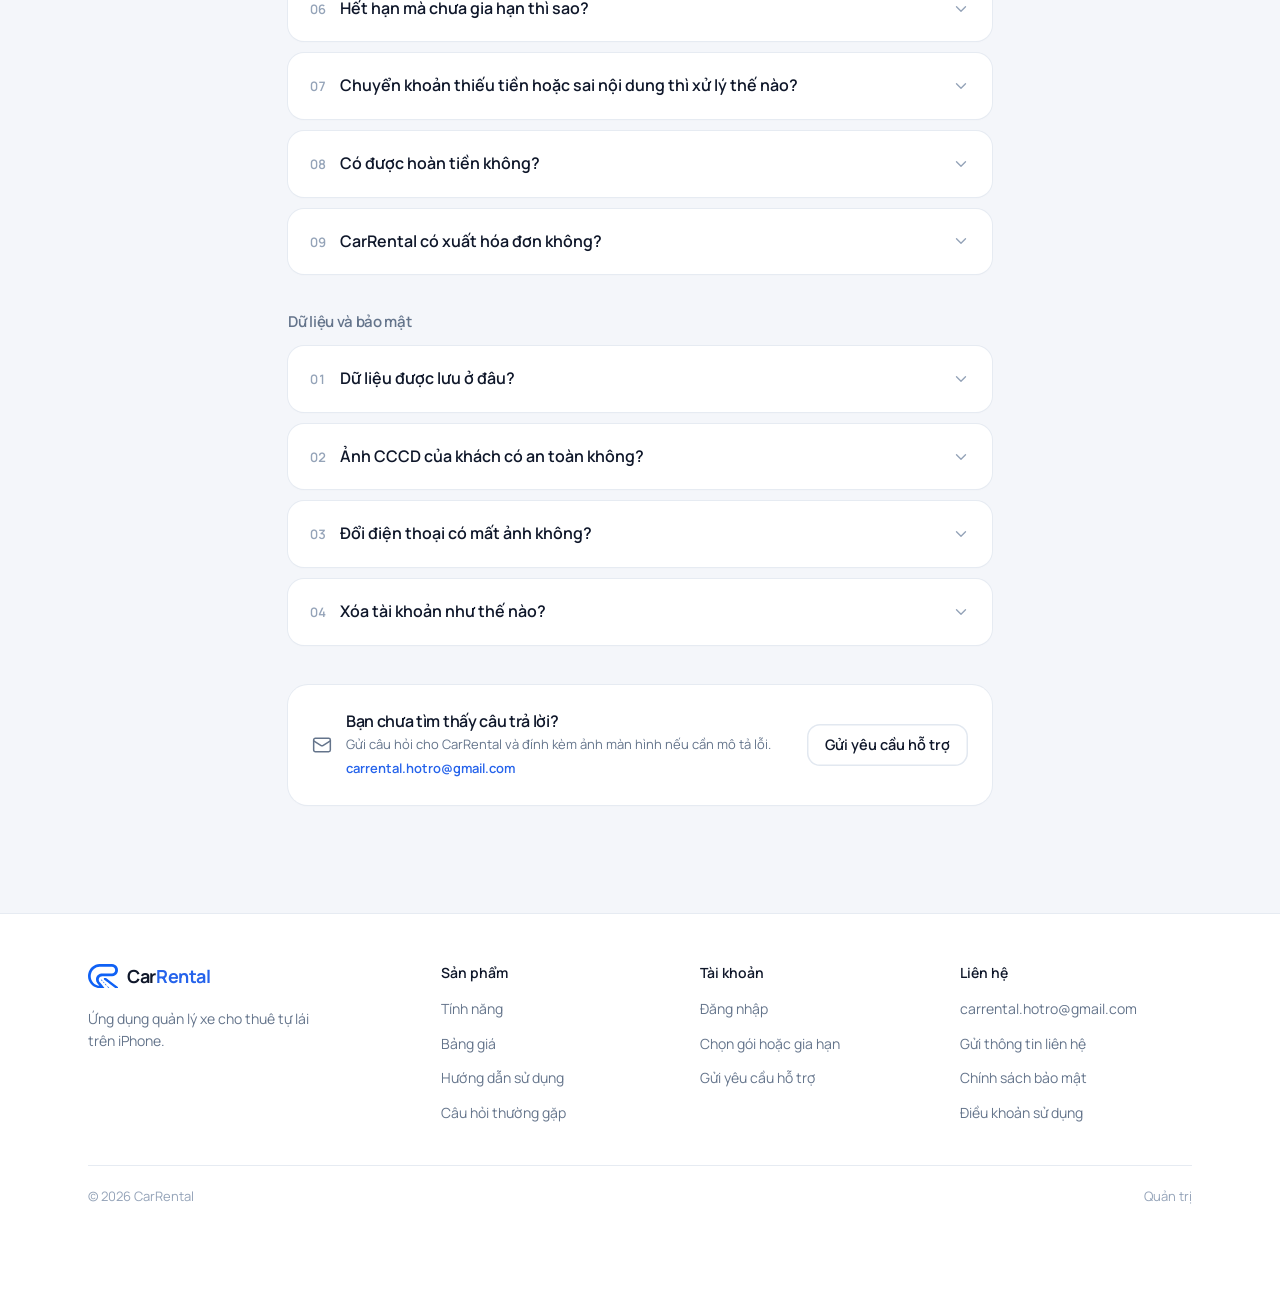
<file: cau-hoi/index.html>
<!doctype html>
<html lang="vi">
<head>
<meta charset="utf-8">

<meta name="viewport" content="width=device-width, initial-scale=1, viewport-fit=cover">
<title>Câu hỏi thường gặp về CarRental</title>
<meta name="description" content="Giải đáp về CarRental: thiết bị hỗ trợ, gói miễn phí, dùng thử, thanh toán, gia hạn, bảo mật dữ liệu, ảnh CCCD và cách xóa tài khoản.">
<link rel="canonical" href="https://carrental.id.vn/cau-hoi/">
<meta property="og:type" content="website">
<meta property="og:site_name" content="CarRental">
<meta property="og:locale" content="vi_VN">
<meta property="og:title" content="Câu hỏi thường gặp về CarRental">
<meta property="og:description" content="Giải đáp về CarRental: thiết bị hỗ trợ, gói miễn phí, dùng thử, thanh toán, gia hạn, bảo mật dữ liệu, ảnh CCCD và cách xóa tài khoản.">
<meta property="og:url" content="https://carrental.id.vn/cau-hoi/">
<meta property="og:image" content="https://carrental.id.vn/assets/og.png">
<meta property="og:image:width" content="1200">
<meta property="og:image:height" content="630">
<meta name="twitter:card" content="summary_large_image">
<meta name="theme-color" content="#F4F6FA" media="(prefers-color-scheme: light)">
<meta name="theme-color" content="#0B1120" media="(prefers-color-scheme: dark)">
<link rel="icon" href="../favicon.svg" type="image/svg+xml">
<link rel="apple-touch-icon" href="../assets/apple-touch-icon.png">
<script>try{var t=localStorage.getItem('cr-theme');if(t==='light'||t==='dark')document.documentElement.dataset.theme=t}catch(e){}</script>
<link rel="preconnect" href="https://fonts.googleapis.com">
<link rel="preconnect" href="https://fonts.gstatic.com" crossorigin>
<link rel="stylesheet" href="https://fonts.googleapis.com/css2?family=Manrope:wght@400;500;600;700&display=swap">
<link rel="stylesheet" href="../assets/site.css?v=384101a9">
<style>/* Tab chữ có gạch chân (bản Stitch); chọn tab là chỉ hiện nhóm đó, "Tất cả" hiện hết */
.tabs { display: flex; justify-content: center; flex-wrap: wrap; gap: 4px 24px; margin-top: 32px; border-bottom: 1px solid var(--line); }
.tabs button { font-size: 15px; font-weight: 500; color: var(--ink-2); padding: 10px 2px; margin-bottom: -1px; border-bottom: 2px solid transparent; }
.tabs button:hover { color: var(--ink); }
.tabs button.on { color: var(--ink); font-weight: 600; border-bottom-color: var(--primary); }
.faq-group h2 { font-size: 15px; color: var(--ink-2); font-weight: 600; }
.mailcard { display: flex; align-items: center; gap: 16px; justify-content: space-between; flex-wrap: wrap; margin-top: 40px; }
.mailcard .i { color: var(--ink-2); }</style>
<script type="application/ld+json">{"@context":"https://schema.org","@type":"FAQPage","mainEntity":[{"@type":"Question","name":"CarRental là gì?","acceptedAnswer":{"@type":"Answer","text":"CarRental là ứng dụng trên iPhone dành cho chủ xe cho thuê tự lái. Ứng dụng giúp quản lý lịch thuê, tiền cọc, hợp đồng, giao nhận xe và thu chi ở một nơi, thay cho việc ghi sổ, dò tin nhắn và dùng nhiều bảng tính rời."}},{"@type":"Question","name":"CarRental dùng trên điện thoại nào?","acceptedAnswer":{"@type":"Answer","text":"Ứng dụng hỗ trợ iPhone chạy iOS 17 trở lên. Hiện chưa có phiên bản Android. Website dùng để xem bảng giá, thanh toán và gửi yêu cầu hỗ trợ; việc quản lý xe được thực hiện trong ứng dụng."}},{"@type":"Question","name":"Khi nào CarRental có trên App Store?","acceptedAnswer":{"@type":"Answer","text":"CarRental đang trong giai đoạn hoàn thiện. Bạn có thể để lại số điện thoại hoặc email ở trang Liên hệ; chúng tôi sẽ báo khi ứng dụng được phát hành."}},{"@type":"Question","name":"Tôi chỉ có 1–2 xe, có cần trả phí không?","acceptedAnswer":{"@type":"Answer","text":"Không. Gói Miễn phí cho phép quản lý tối đa 2 xe và không giới hạn thời gian. Bạn chỉ cần nâng gói khi muốn lưu hồ sơ khách, chụp giấy tờ để tự điền, ký hợp đồng trên máy hoặc quản lý nhiều xe hơn."}},{"@type":"Question","name":"Tạo tài khoản CarRental như thế nào?","acceptedAnswer":{"@type":"Answer","text":"Trong ứng dụng, nhập email và mã xác nhận 6 số được gửi về email. Sau đó điền họ tên, số điện thoại và tạo mật khẩu từ 8 ký tự, gồm cả chữ và số."}},{"@type":"Question","name":"Có thể dùng một tài khoản trên nhiều điện thoại không?","acceptedAnswer":{"@type":"Answer","text":"Mỗi tài khoản chỉ hoạt động trên một điện thoại tại một thời điểm. Khi bạn đăng nhập máy mới, máy cũ sẽ tự đăng xuất; dữ liệu vẫn được giữ trên máy mới. Việc đăng nhập website không làm ảnh hưởng đến ứng dụng."}},{"@type":"Question","name":"Quên mật khẩu thì làm thế nào?","acceptedAnswer":{"@type":"Answer","text":"Chọn Quên mật khẩu trong ứng dụng hoặc trên trang Tài khoản. Nhập email để nhận mã xác nhận, sau đó tạo mật khẩu mới."}},{"@type":"Question","name":"Mất mạng có dùng được ứng dụng không?","acceptedAnswer":{"@type":"Answer","text":"Có. CarRental lưu dữ liệu cần thiết trên máy nên bạn vẫn có thể tạo lịch và làm thủ tục giao nhận. Khi có mạng trở lại, ứng dụng sẽ tự đồng bộ."}},{"@type":"Question","name":"Dùng thử gói trả phí như thế nào?","acceptedAnswer":{"@type":"Answer","text":"Mỗi tài khoản được thử một gói trả phí trong 14 ngày, một lần và không cần thanh toán trước. Bạn có thể bắt đầu dùng thử trong ứng dụng. Khi hết thời gian, tài khoản trở về gói Miễn phí và dữ liệu vẫn được giữ nguyên."}},{"@type":"Question","name":"Thanh toán bằng cách nào?","acceptedAnswer":{"@type":"Answer","text":"Bạn thanh toán bằng chuyển khoản ngân hàng. Sau khi chọn gói trên website (trang Chọn gói), quét mã VietQR bằng ứng dụng ngân hàng bất kỳ. Khi hệ thống nhận được tiền, gói thường được kích hoạt trong vài giây và email xác nhận sẽ được gửi cho bạn."}},{"@type":"Question","name":"CarRental có tự động trừ tiền hằng tháng không?","acceptedAnswer":{"@type":"Answer","text":"Không. Bạn chủ động chuyển khoản cho từng kỳ. Trước ngày hết hạn 7 ngày, 3 ngày và 1 ngày, CarRental sẽ gửi email nhắc kèm đường dẫn gia hạn."}},{"@type":"Question","name":"Gia hạn sớm, nâng gói hoặc hạ gói được tính ra sao?","acceptedAnswer":{"@type":"Answer","text":"Gia hạn sớm không làm mất số ngày còn lại; kỳ mới bắt đầu sau khi kỳ hiện tại kết thúc. Khi nâng gói, gói mới có hiệu lực ngay và phần giá trị còn lại được quy đổi thành ngày sử dụng. Khi hạ gói, thay đổi sẽ áp dụng sau ngày hết hạn hiện tại."}},{"@type":"Question","name":"Gói năm có tiết kiệm hơn không?","acceptedAnswer":{"@type":"Answer","text":"Có. Gói năm có giá bằng 10 tháng, nghĩa là bạn dùng đủ 12 tháng nhưng chỉ trả phí 10 tháng."}},{"@type":"Question","name":"Hết hạn mà chưa gia hạn thì sao?","acceptedAnswer":{"@type":"Answer","text":"Tài khoản tự chuyển về gói Miễn phí, dữ liệu vẫn được giữ. Gói Miễn phí dùng tối đa 2 xe: nếu có nhiều xe hơn, bạn chọn 2 xe tiếp tục dùng, các xe còn lại tạm khóa (không nhận lịch mới, chuyến đã đặt vẫn giao nhận bình thường). Các tính năng trả phí cũng tạm khóa cho đến khi gia hạn."}},{"@type":"Question","name":"Chuyển khoản thiếu tiền hoặc sai nội dung thì xử lý thế nào?","acceptedAnswer":{"@type":"Answer","text":"Nếu chuyển thiếu, trang thanh toán sẽ hiển thị số còn thiếu; bạn chỉ cần chuyển thêm cho đủ. Nếu ghi sai nội dung, hãy gửi email hỗ trợ kèm ảnh giao dịch để CarRental kiểm tra và gán khoản thanh toán vào đơn của bạn."}},{"@type":"Question","name":"Có được hoàn tiền không?","acceptedAnswer":{"@type":"Answer","text":"Có. Hãy gửi yêu cầu đến email hỗ trợ. CarRental sẽ hoàn tiền qua ngân hàng và hủy phần thời gian chưa dùng của đơn thanh toán đó."}},{"@type":"Question","name":"CarRental có xuất hóa đơn không?","acceptedAnswer":{"@type":"Answer","text":"Hiện CarRental chưa hỗ trợ xuất hóa đơn."}},{"@type":"Question","name":"Dữ liệu được lưu ở đâu?","acceptedAnswer":{"@type":"Answer","text":"Dữ liệu được lưu trên máy chủ Supabase đặt tại Singapore và được mã hóa trong quá trình truyền. Mỗi tài khoản chỉ có quyền xem dữ liệu của chính mình. Thông tin chi tiết có trong Chính sách bảo mật."}},{"@type":"Question","name":"Ảnh CCCD của khách có an toàn không?","acceptedAnswer":{"@type":"Answer","text":"Ảnh giấy tờ không có đường dẫn công khai và chỉ chủ tài khoản xem được. Nội dung trên ảnh được đọc ngay trên iPhone để điền thông tin, không gửi sang dịch vụ nhận diện bên thứ ba."}},{"@type":"Question","name":"Đổi điện thoại có mất ảnh không?","acceptedAnswer":{"@type":"Answer","text":"Với gói trả phí, ảnh xe, giấy tờ và ảnh giao nhận được lưu trên hệ thống nên vẫn còn khi đổi máy. Ở gói Miễn phí, ảnh chỉ lưu trên thiết bị. Video giao nhận luôn được lưu trên máy và trong ứng dụng Ảnh."}},{"@type":"Question","name":"Xóa tài khoản như thế nào?","acceptedAnswer":{"@type":"Answer","text":"Trong ứng dụng, vào Cài đặt › Xóa tài khoản. Dữ liệu và ảnh trên máy chủ sẽ bị xóa ngay; các bản sao lưu cũ được xóa trong vòng 60 ngày."}}]}</script>

</head>
<body class="has-dock">
<a class="skip" href="#main">Bỏ qua, tới nội dung</a>
<header class="hdr"><div class="wrap">
  <a class="logo" href="../" aria-label="CarRental, trang chủ"><svg viewBox="21.077 10.416 193.176 157.869"  aria-hidden="true"> <path class="mk-band" d="M196.019 50.456C195.735 61.77 186.627 70.894 175.313 71.177L175.172 71.177C175.03 71.193 174.904 71.193 174.762 71.193C174.573 71.193 174.399 71.193 174.21 71.177L110.439 71.177C106.956 71.177 103.521 71.65 100.322 72.564C98.62 73.021 96.982 73.604 95.406 74.313C95.39 74.313 95.374 74.329 95.359 74.329C91.608 75.952 88.189 78.19 85.195 80.9C85.179 80.9 85.163 80.916 85.148 80.931C82.422 83.405 80.058 86.258 78.12 89.409C78.104 89.409 78.104 89.425 78.104 89.425C75.961 92.923 74.369 96.815 73.44 100.944L73.44 100.975C73.408 100.991 73.408 101.007 73.424 101.038C72.778 103.812 72.447 106.695 72.447 109.658C72.447 118.419 75.331 126.487 80.2 132.963L82.106 135.327C82.138 135.343 82.169 135.374 82.185 135.406L94.46 150.47C63.197 148.28 38.52 121.87 38.52 89.63C38.52 87.172 38.662 84.745 38.946 82.365C39.387 78.521 40.191 74.77 41.31 71.177C48.716 47.525 69.957 30.097 95.406 28.742L98.636 28.647L174.21 28.647C174.399 28.631 174.573 28.631 174.762 28.631C174.951 28.631 175.124 28.631 175.313 28.647C186.627 28.931 195.751 38.055 196.019 49.369C196.035 49.542 196.035 49.731 196.035 49.904C196.035 50.093 196.035 50.267 196.019 50.456M208.026 28.647C204.954 23.81 200.857 19.713 196.019 16.64C189.889 12.685 182.593 10.416 174.762 10.416L99.077 10.416C97.848 10.416 96.619 10.447 95.406 10.494C77.757 11.314 61.653 17.995 48.968 28.647C36.125 39.41 26.812 54.254 22.999 71.177C21.738 76.724 21.077 82.491 21.077 88.416C21.077 130.269 54.042 164.416 95.406 166.338C96.619 166.386 97.848 166.417 99.077 166.417L107.461 166.417L123.616 166.417C124.571 166.417 125.346 165.643 125.346 164.688L125.346 162.703C125.346 162.008 125.098 161.337 124.647 160.809L123.502 159.468L114.158 148.548L113.701 147.996L113.685 147.996L97.092 128.583C97.076 128.567 97.045 128.536 97.045 128.52C96.446 127.968 95.91 127.37 95.406 126.723C95.122 126.377 94.854 126.03 94.586 125.668C94.586 125.652 94.571 125.652 94.571 125.636C91.86 121.87 90.285 117.237 90.285 112.242C90.285 108.129 91.356 104.269 93.247 100.944C93.877 99.825 94.586 98.769 95.406 97.776C96.966 95.822 98.841 94.152 100.953 92.828C104.404 90.654 108.453 89.409 112.802 89.409L174.762 89.409C175.534 89.409 176.306 89.393 177.078 89.346C184.027 88.936 190.504 86.73 196.019 83.185C200.857 80.112 204.954 75.999 208.026 71.177C211.982 65.032 214.251 57.736 214.251 49.904C214.251 42.073 211.982 34.777 208.026 28.647" fill="currentColor"/> <path class="mk-leg" d="M214.253 159.958L214.253 164.91C214.253 165.743 213.578 166.419 212.745 166.419L199.057 166.419C198.437 166.419 197.834 166.216 197.339 165.841L196.021 164.843L159.794 137.393L151.6 131.2L146.116 127.04L144.761 126.016L134.519 118.263L125.348 111.314L124.422 110.61C123.844 110.17 123.504 109.485 123.504 108.758L123.504 102.395C123.504 101.594 124.153 100.945 124.953 100.945L136.786 100.945C137.482 100.945 138.16 101.173 138.715 101.594L148.338 108.887L151.6 111.361L154.074 113.236L168.445 124.125L196.021 145.004L213.336 158.113C213.914 158.551 214.253 159.233 214.253 159.958" fill="currentColor"/> <path class="mk-lane" style="--d:0" d="M107.016 110.927L114.647 118.946C114.908 119.221 114.899 119.654 114.627 119.918L113.164 121.334C112.887 121.603 112.444 121.592 112.18 121.31L104.446 113.051C104.165 112.751 104.207 112.274 104.535 112.028L106.102 110.851C106.382 110.641 106.775 110.673 107.016 110.927" fill="currentColor"/><path class="mk-lane" style="--d:1" d="M120.043 124.62L126.852 131.796C127.112 132.07 127.103 132.503 126.831 132.766L125.285 134.263C125.008 134.531 124.566 134.52 124.302 134.239L117.538 127.02C117.281 126.745 117.291 126.314 117.562 126.052L119.063 124.599C119.338 124.332 119.779 124.342 120.043 124.62" fill="currentColor"/><path class="mk-lane" style="--d:2" d="M132.797 138.037L140.018 145.631C140.279 145.905 140.27 146.339 139.998 146.602L138.341 148.206C138.064 148.474 137.621 148.463 137.358 148.182L130.191 140.536C129.933 140.261 129.943 139.831 130.214 139.569L131.817 138.017C132.093 137.75 132.533 137.759 132.797 138.037" fill="currentColor"/><path class="mk-lane" style="--d:3" d="M159.938 168.285L156.425 168.228C156.238 168.225 156.061 168.146 155.933 168.01L145.291 156.643C145.034 156.369 145.044 155.938 145.315 155.676L147.03 154.016C147.305 153.749 147.745 153.758 148.01 154.036L160.449 167.12C160.87 167.563 160.549 168.295 159.938 168.285" fill="currentColor"/> </svg><b>Car<span>Rental</span></b></a>
  <nav class="nav" aria-label="Chính"><a href="../tinh-nang/" >Tính năng</a><a href="../bang-gia/" >Bảng giá</a><a href="../huong-dan/" >Hướng dẫn sử dụng</a><a href="../cau-hoi/" aria-current="page">Câu hỏi thường gặp</a><a href="../lien-he/" >Liên hệ</a></nav>
  <div class="hdr-act">
    <button class="icon-btn theme-btn" type="button"></button>
    <a class="hdr-login" href="../tai-khoan/" data-login>Đăng nhập</a>
    <a class="btn sm" href="../lien-he/?muc=dung-thu">Đăng ký dùng sớm</a>
    <button class="icon-btn menu-btn" id="menu-btn" type="button" aria-label="Mở menu" aria-expanded="false" aria-controls="menu"><svg class="i" viewBox="0 0 24 24" aria-hidden="true"><path d="M4 6h16"/><path d="M4 12h16"/><path d="M4 18h16"/></svg></button>
  </div>
</div></header>
<nav class="menu" id="menu" hidden aria-label="Menu"><a href="../tinh-nang/">Tính năng</a><a href="../bang-gia/">Bảng giá</a><a href="../huong-dan/">Hướng dẫn sử dụng</a><a href="../cau-hoi/">Câu hỏi thường gặp</a><a href="../lien-he/">Liên hệ</a><a href="../tai-khoan/" data-login>Đăng nhập</a><a class="btn block" href="../lien-he/?muc=dung-thu">Đăng ký dùng sớm</a></nav>
<main id="main">
<section class="page-head center">
  <div class="wrap narrow">
    <h1 class="h-page">Câu hỏi thường gặp về CarRental</h1>
    <p class="lead">Tìm nhanh câu trả lời về cách dùng ứng dụng, tài khoản, gói dịch vụ, thanh toán và bảo mật dữ liệu.</p>
    <div class="tabs" role="tablist" aria-label="Nhóm câu hỏi"><button class="on" data-tab="">Tất cả</button><button data-tab="chung">Chung</button><button data-tab="tai-khoan">Tài khoản</button><button data-tab="goi">Gói dịch vụ và thanh toán</button><button data-tab="du-lieu">Dữ liệu và bảo mật</button></div>
  </div>
</section>
<section class="sec" style="padding-top:8px">
  <div class="wrap narrow">
    <div class="faq-group" id="chung" data-group="chung"><h2>Chung</h2><div class="faq"><details><summary><span class="q"><span class="qn num">01</span>CarRental là gì?</span><svg class="i" viewBox="0 0 24 24" aria-hidden="true"><path d="m6 9 6 6 6-6"/></svg></summary><div class="a"><p>CarRental là ứng dụng trên iPhone dành cho chủ xe cho thuê tự lái. Ứng dụng giúp quản lý lịch thuê, tiền cọc, hợp đồng, giao nhận xe và thu chi ở một nơi, thay cho việc ghi sổ, dò tin nhắn và dùng nhiều bảng tính rời.</p></div></details><details><summary><span class="q"><span class="qn num">02</span>CarRental dùng trên điện thoại nào?</span><svg class="i" viewBox="0 0 24 24" aria-hidden="true"><path d="m6 9 6 6 6-6"/></svg></summary><div class="a"><p>Ứng dụng hỗ trợ iPhone chạy iOS 17 trở lên. Hiện chưa có phiên bản Android. Website dùng để xem bảng giá, thanh toán và gửi yêu cầu hỗ trợ; việc quản lý xe được thực hiện trong ứng dụng.</p></div></details><details><summary><span class="q"><span class="qn num">03</span>Khi nào CarRental có trên App Store?</span><svg class="i" viewBox="0 0 24 24" aria-hidden="true"><path d="m6 9 6 6 6-6"/></svg></summary><div class="a"><p>CarRental đang trong giai đoạn hoàn thiện. Bạn có thể để lại số điện thoại hoặc email ở trang <a href="../lien-he/">Liên hệ</a>; chúng tôi sẽ báo khi ứng dụng được phát hành.</p></div></details><details><summary><span class="q"><span class="qn num">04</span>Tôi chỉ có 1–2 xe, có cần trả phí không?</span><svg class="i" viewBox="0 0 24 24" aria-hidden="true"><path d="m6 9 6 6 6-6"/></svg></summary><div class="a"><p>Không. Gói Miễn phí cho phép quản lý tối đa 2 xe và không giới hạn thời gian. Bạn chỉ cần nâng gói khi muốn lưu hồ sơ khách, chụp giấy tờ để tự điền, ký hợp đồng trên máy hoặc quản lý nhiều xe hơn.</p></div></details></div></div><div class="faq-group" id="tai-khoan" data-group="tai-khoan"><h2>Tài khoản</h2><div class="faq"><details><summary><span class="q"><span class="qn num">01</span>Tạo tài khoản CarRental như thế nào?</span><svg class="i" viewBox="0 0 24 24" aria-hidden="true"><path d="m6 9 6 6 6-6"/></svg></summary><div class="a"><p>Trong ứng dụng, nhập email và mã xác nhận 6 số được gửi về email. Sau đó điền họ tên, số điện thoại và tạo mật khẩu từ 8 ký tự, gồm cả chữ và số.</p></div></details><details><summary><span class="q"><span class="qn num">02</span>Có thể dùng một tài khoản trên nhiều điện thoại không?</span><svg class="i" viewBox="0 0 24 24" aria-hidden="true"><path d="m6 9 6 6 6-6"/></svg></summary><div class="a"><p>Mỗi tài khoản chỉ hoạt động trên một điện thoại tại một thời điểm. Khi bạn đăng nhập máy mới, máy cũ sẽ tự đăng xuất; dữ liệu vẫn được giữ trên máy mới. Việc đăng nhập website không làm ảnh hưởng đến ứng dụng.</p></div></details><details><summary><span class="q"><span class="qn num">03</span>Quên mật khẩu thì làm thế nào?</span><svg class="i" viewBox="0 0 24 24" aria-hidden="true"><path d="m6 9 6 6 6-6"/></svg></summary><div class="a"><p>Chọn <strong>Quên mật khẩu</strong> trong ứng dụng hoặc trên trang <a href="../tai-khoan/">Tài khoản</a>. Nhập email để nhận mã xác nhận, sau đó tạo mật khẩu mới.</p></div></details><details><summary><span class="q"><span class="qn num">04</span>Mất mạng có dùng được ứng dụng không?</span><svg class="i" viewBox="0 0 24 24" aria-hidden="true"><path d="m6 9 6 6 6-6"/></svg></summary><div class="a"><p>Có. CarRental lưu dữ liệu cần thiết trên máy nên bạn vẫn có thể tạo lịch và làm thủ tục giao nhận. Khi có mạng trở lại, ứng dụng sẽ tự đồng bộ.</p></div></details></div></div><div class="faq-group" id="goi" data-group="goi"><h2>Gói dịch vụ và thanh toán</h2><div class="faq"><details><summary><span class="q"><span class="qn num">01</span>Dùng thử gói trả phí như thế nào?</span><svg class="i" viewBox="0 0 24 24" aria-hidden="true"><path d="m6 9 6 6 6-6"/></svg></summary><div class="a"><p>Mỗi tài khoản được thử một gói trả phí trong 14 ngày, một lần và không cần thanh toán trước. Bạn có thể bắt đầu dùng thử trong ứng dụng. Khi hết thời gian, tài khoản trở về gói Miễn phí và dữ liệu vẫn được giữ nguyên.</p></div></details><details><summary><span class="q"><span class="qn num">02</span>Thanh toán bằng cách nào?</span><svg class="i" viewBox="0 0 24 24" aria-hidden="true"><path d="m6 9 6 6 6-6"/></svg></summary><div class="a"><p>Bạn thanh toán bằng chuyển khoản ngân hàng. Sau khi chọn gói trên website (trang <a href="../goi/">Chọn gói</a>), quét mã VietQR bằng ứng dụng ngân hàng bất kỳ. Khi hệ thống nhận được tiền, gói thường được kích hoạt trong vài giây và email xác nhận sẽ được gửi cho bạn.</p></div></details><details><summary><span class="q"><span class="qn num">03</span>CarRental có tự động trừ tiền hằng tháng không?</span><svg class="i" viewBox="0 0 24 24" aria-hidden="true"><path d="m6 9 6 6 6-6"/></svg></summary><div class="a"><p>Không. Bạn chủ động chuyển khoản cho từng kỳ. Trước ngày hết hạn 7 ngày, 3 ngày và 1 ngày, CarRental sẽ gửi email nhắc kèm đường dẫn gia hạn.</p></div></details><details><summary><span class="q"><span class="qn num">04</span>Gia hạn sớm, nâng gói hoặc hạ gói được tính ra sao?</span><svg class="i" viewBox="0 0 24 24" aria-hidden="true"><path d="m6 9 6 6 6-6"/></svg></summary><div class="a"><p>Gia hạn sớm không làm mất số ngày còn lại; kỳ mới bắt đầu sau khi kỳ hiện tại kết thúc. Khi nâng gói, gói mới có hiệu lực ngay và phần giá trị còn lại được quy đổi thành ngày sử dụng. Khi hạ gói, thay đổi sẽ áp dụng sau ngày hết hạn hiện tại.</p></div></details><details><summary><span class="q"><span class="qn num">05</span>Gói năm có tiết kiệm hơn không?</span><svg class="i" viewBox="0 0 24 24" aria-hidden="true"><path d="m6 9 6 6 6-6"/></svg></summary><div class="a"><p>Có. Gói năm có giá bằng 10 tháng, nghĩa là bạn dùng đủ 12 tháng nhưng chỉ trả phí 10 tháng.</p></div></details><details><summary><span class="q"><span class="qn num">06</span>Hết hạn mà chưa gia hạn thì sao?</span><svg class="i" viewBox="0 0 24 24" aria-hidden="true"><path d="m6 9 6 6 6-6"/></svg></summary><div class="a"><p>Tài khoản tự chuyển về gói Miễn phí, dữ liệu vẫn được giữ. Gói Miễn phí dùng tối đa 2 xe: nếu có nhiều xe hơn, bạn chọn 2 xe tiếp tục dùng, các xe còn lại tạm khóa (không nhận lịch mới, chuyến đã đặt vẫn giao nhận bình thường). Các tính năng trả phí cũng tạm khóa cho đến khi gia hạn.</p></div></details><details><summary><span class="q"><span class="qn num">07</span>Chuyển khoản thiếu tiền hoặc sai nội dung thì xử lý thế nào?</span><svg class="i" viewBox="0 0 24 24" aria-hidden="true"><path d="m6 9 6 6 6-6"/></svg></summary><div class="a"><p>Nếu chuyển thiếu, trang thanh toán sẽ hiển thị số còn thiếu; bạn chỉ cần chuyển thêm cho đủ. Nếu ghi sai nội dung, hãy gửi email hỗ trợ kèm ảnh giao dịch để CarRental kiểm tra và gán khoản thanh toán vào đơn của bạn.</p></div></details><details><summary><span class="q"><span class="qn num">08</span>Có được hoàn tiền không?</span><svg class="i" viewBox="0 0 24 24" aria-hidden="true"><path d="m6 9 6 6 6-6"/></svg></summary><div class="a"><p>Có. Hãy gửi yêu cầu đến email hỗ trợ. CarRental sẽ hoàn tiền qua ngân hàng và hủy phần thời gian chưa dùng của đơn thanh toán đó.</p></div></details><details><summary><span class="q"><span class="qn num">09</span>CarRental có xuất hóa đơn không?</span><svg class="i" viewBox="0 0 24 24" aria-hidden="true"><path d="m6 9 6 6 6-6"/></svg></summary><div class="a"><p>Hiện CarRental chưa hỗ trợ xuất hóa đơn.</p></div></details></div></div><div class="faq-group" id="du-lieu" data-group="du-lieu"><h2>Dữ liệu và bảo mật</h2><div class="faq"><details><summary><span class="q"><span class="qn num">01</span>Dữ liệu được lưu ở đâu?</span><svg class="i" viewBox="0 0 24 24" aria-hidden="true"><path d="m6 9 6 6 6-6"/></svg></summary><div class="a"><p>Dữ liệu được lưu trên máy chủ Supabase đặt tại Singapore và được mã hóa trong quá trình truyền. Mỗi tài khoản chỉ có quyền xem dữ liệu của chính mình. Thông tin chi tiết có trong <a href="../privacy.html">Chính sách bảo mật</a>.</p></div></details><details><summary><span class="q"><span class="qn num">02</span>Ảnh CCCD của khách có an toàn không?</span><svg class="i" viewBox="0 0 24 24" aria-hidden="true"><path d="m6 9 6 6 6-6"/></svg></summary><div class="a"><p>Ảnh giấy tờ không có đường dẫn công khai và chỉ chủ tài khoản xem được. Nội dung trên ảnh được đọc ngay trên iPhone để điền thông tin, không gửi sang dịch vụ nhận diện bên thứ ba.</p></div></details><details><summary><span class="q"><span class="qn num">03</span>Đổi điện thoại có mất ảnh không?</span><svg class="i" viewBox="0 0 24 24" aria-hidden="true"><path d="m6 9 6 6 6-6"/></svg></summary><div class="a"><p>Với gói trả phí, ảnh xe, giấy tờ và ảnh giao nhận được lưu trên hệ thống nên vẫn còn khi đổi máy. Ở gói Miễn phí, ảnh chỉ lưu trên thiết bị. Video giao nhận luôn được lưu trên máy và trong ứng dụng Ảnh.</p></div></details><details><summary><span class="q"><span class="qn num">04</span>Xóa tài khoản như thế nào?</span><svg class="i" viewBox="0 0 24 24" aria-hidden="true"><path d="m6 9 6 6 6-6"/></svg></summary><div class="a"><p>Trong ứng dụng, vào <strong>Cài đặt › Xóa tài khoản</strong>. Dữ liệu và ảnh trên máy chủ sẽ bị xóa ngay; các bản sao lưu cũ được xóa trong vòng 60 ngày.</p></div></details></div></div>
    <div class="card mailcard">
      <div style="display:flex;gap:14px;align-items:center"><svg class="i" viewBox="0 0 24 24" aria-hidden="true"><rect width="20" height="16" x="2" y="4" rx="2"/><path d="m22 7-8.97 5.7a1.94 1.94 0 0 1-2.06 0L2 7"/></svg><div><h2 style="font-size:16px;font-weight:600">Bạn chưa tìm thấy câu trả lời?</h2><div class="muted small">Gửi câu hỏi cho CarRental và đính kèm ảnh màn hình nếu cần mô tả lỗi.</div><a class="link small" href="mailto:carrental.hotro@gmail.com">carrental.hotro@gmail.com</a></div></div>
      <a class="btn line sm" href="../lien-he/?muc=tu-van">Gửi yêu cầu hỗ trợ</a>
    </div>
  </div>
</section>
</main>
<footer class="ftr"><div class="wrap">
  <div class="ftr-grid">
    <div class="ftr-brand"><a class="logo" href="../"><svg viewBox="21.077 10.416 193.176 157.869"  aria-hidden="true"> <path class="mk-band" d="M196.019 50.456C195.735 61.77 186.627 70.894 175.313 71.177L175.172 71.177C175.03 71.193 174.904 71.193 174.762 71.193C174.573 71.193 174.399 71.193 174.21 71.177L110.439 71.177C106.956 71.177 103.521 71.65 100.322 72.564C98.62 73.021 96.982 73.604 95.406 74.313C95.39 74.313 95.374 74.329 95.359 74.329C91.608 75.952 88.189 78.19 85.195 80.9C85.179 80.9 85.163 80.916 85.148 80.931C82.422 83.405 80.058 86.258 78.12 89.409C78.104 89.409 78.104 89.425 78.104 89.425C75.961 92.923 74.369 96.815 73.44 100.944L73.44 100.975C73.408 100.991 73.408 101.007 73.424 101.038C72.778 103.812 72.447 106.695 72.447 109.658C72.447 118.419 75.331 126.487 80.2 132.963L82.106 135.327C82.138 135.343 82.169 135.374 82.185 135.406L94.46 150.47C63.197 148.28 38.52 121.87 38.52 89.63C38.52 87.172 38.662 84.745 38.946 82.365C39.387 78.521 40.191 74.77 41.31 71.177C48.716 47.525 69.957 30.097 95.406 28.742L98.636 28.647L174.21 28.647C174.399 28.631 174.573 28.631 174.762 28.631C174.951 28.631 175.124 28.631 175.313 28.647C186.627 28.931 195.751 38.055 196.019 49.369C196.035 49.542 196.035 49.731 196.035 49.904C196.035 50.093 196.035 50.267 196.019 50.456M208.026 28.647C204.954 23.81 200.857 19.713 196.019 16.64C189.889 12.685 182.593 10.416 174.762 10.416L99.077 10.416C97.848 10.416 96.619 10.447 95.406 10.494C77.757 11.314 61.653 17.995 48.968 28.647C36.125 39.41 26.812 54.254 22.999 71.177C21.738 76.724 21.077 82.491 21.077 88.416C21.077 130.269 54.042 164.416 95.406 166.338C96.619 166.386 97.848 166.417 99.077 166.417L107.461 166.417L123.616 166.417C124.571 166.417 125.346 165.643 125.346 164.688L125.346 162.703C125.346 162.008 125.098 161.337 124.647 160.809L123.502 159.468L114.158 148.548L113.701 147.996L113.685 147.996L97.092 128.583C97.076 128.567 97.045 128.536 97.045 128.52C96.446 127.968 95.91 127.37 95.406 126.723C95.122 126.377 94.854 126.03 94.586 125.668C94.586 125.652 94.571 125.652 94.571 125.636C91.86 121.87 90.285 117.237 90.285 112.242C90.285 108.129 91.356 104.269 93.247 100.944C93.877 99.825 94.586 98.769 95.406 97.776C96.966 95.822 98.841 94.152 100.953 92.828C104.404 90.654 108.453 89.409 112.802 89.409L174.762 89.409C175.534 89.409 176.306 89.393 177.078 89.346C184.027 88.936 190.504 86.73 196.019 83.185C200.857 80.112 204.954 75.999 208.026 71.177C211.982 65.032 214.251 57.736 214.251 49.904C214.251 42.073 211.982 34.777 208.026 28.647" fill="currentColor"/> <path class="mk-leg" d="M214.253 159.958L214.253 164.91C214.253 165.743 213.578 166.419 212.745 166.419L199.057 166.419C198.437 166.419 197.834 166.216 197.339 165.841L196.021 164.843L159.794 137.393L151.6 131.2L146.116 127.04L144.761 126.016L134.519 118.263L125.348 111.314L124.422 110.61C123.844 110.17 123.504 109.485 123.504 108.758L123.504 102.395C123.504 101.594 124.153 100.945 124.953 100.945L136.786 100.945C137.482 100.945 138.16 101.173 138.715 101.594L148.338 108.887L151.6 111.361L154.074 113.236L168.445 124.125L196.021 145.004L213.336 158.113C213.914 158.551 214.253 159.233 214.253 159.958" fill="currentColor"/> <path class="mk-lane" style="--d:0" d="M107.016 110.927L114.647 118.946C114.908 119.221 114.899 119.654 114.627 119.918L113.164 121.334C112.887 121.603 112.444 121.592 112.18 121.31L104.446 113.051C104.165 112.751 104.207 112.274 104.535 112.028L106.102 110.851C106.382 110.641 106.775 110.673 107.016 110.927" fill="currentColor"/><path class="mk-lane" style="--d:1" d="M120.043 124.62L126.852 131.796C127.112 132.07 127.103 132.503 126.831 132.766L125.285 134.263C125.008 134.531 124.566 134.52 124.302 134.239L117.538 127.02C117.281 126.745 117.291 126.314 117.562 126.052L119.063 124.599C119.338 124.332 119.779 124.342 120.043 124.62" fill="currentColor"/><path class="mk-lane" style="--d:2" d="M132.797 138.037L140.018 145.631C140.279 145.905 140.27 146.339 139.998 146.602L138.341 148.206C138.064 148.474 137.621 148.463 137.358 148.182L130.191 140.536C129.933 140.261 129.943 139.831 130.214 139.569L131.817 138.017C132.093 137.75 132.533 137.759 132.797 138.037" fill="currentColor"/><path class="mk-lane" style="--d:3" d="M159.938 168.285L156.425 168.228C156.238 168.225 156.061 168.146 155.933 168.01L145.291 156.643C145.034 156.369 145.044 155.938 145.315 155.676L147.03 154.016C147.305 153.749 147.745 153.758 148.01 154.036L160.449 167.12C160.87 167.563 160.549 168.295 159.938 168.285" fill="currentColor"/> </svg><b>Car<span>Rental</span></b></a><p>Ứng dụng quản lý xe cho thuê tự lái trên iPhone.</p></div>
    <div><h3>Sản phẩm</h3><ul><li><a href="../tinh-nang/">Tính năng</a></li><li><a href="../bang-gia/">Bảng giá</a></li><li><a href="../huong-dan/">Hướng dẫn sử dụng</a></li><li><a href="../cau-hoi/">Câu hỏi thường gặp</a></li></ul></div>
    <div><h3>Tài khoản</h3><ul><li><a href="../tai-khoan/">Đăng nhập</a></li><li><a href="../goi/">Chọn gói hoặc gia hạn</a></li><li><a href="../tai-khoan/#ho-tro">Gửi yêu cầu hỗ trợ</a></li></ul></div>
    <div><h3>Liên hệ</h3><ul><li><a href="mailto:carrental.hotro@gmail.com">carrental.hotro@gmail.com</a></li><li><a href="../lien-he/">Gửi thông tin liên hệ</a></li><li><a href="../privacy.html">Chính sách bảo mật</a></li><li><a href="../terms.html">Điều khoản sử dụng</a></li></ul></div>
  </div>
  <div class="ftr-bottom"><span>© 2026 CarRental</span><span><a href="../admin/">Quản trị</a></span></div>
</div></footer>
<div class="dock"><div class="dock-in"><div class="dock-txt"><b>Miễn phí cho tối đa 2 xe</b><span>Dùng thử gói trả phí 14 ngày</span></div><a class="btn" href="../lien-he/?muc=dung-thu">Đăng ký dùng sớm</a></div></div>
<div class="toast" id="toast" role="status" aria-live="polite"></div>
<script>const CFG={"sbUrl":"https://epiapzuitzwkexndmvbp.supabase.co","sbKey":"sb_publishable_BATsaw6NBY3k6zo9tO2pNw_uOJ0Z9gB","support":"carrental.hotro@gmail.com","root":"../","icons":{"sun":"<circle cx=\"12\" cy=\"12\" r=\"4\"/><path d=\"M12 2v2\"/><path d=\"M12 20v2\"/><path d=\"m4.93 4.93 1.41 1.41\"/><path d=\"m17.66 17.66 1.41 1.41\"/><path d=\"M2 12h2\"/><path d=\"M20 12h2\"/><path d=\"m6.34 17.66-1.41 1.41\"/><path d=\"m19.07 4.93-1.41 1.41\"/>","moon":"<path d=\"M12 3a6 6 0 0 0 9 9 9 9 0 1 1-9-9Z\"/>","x":"<path d=\"M18 6 6 18\"/><path d=\"m6 6 12 12\"/>","menu":"<path d=\"M4 6h16\"/><path d=\"M4 12h16\"/><path d=\"M4 18h16\"/>","check":"<path d=\"M20 6 9 17l-5-5\"/>","checkc":"<circle cx=\"12\" cy=\"12\" r=\"10\"/><path d=\"m9 12 2 2 4-4\"/>","right":"<path d=\"m9 18 6-6-6-6\"/>","left":"<path d=\"m15 18-6-6 6-6\"/>","mail":"<rect width=\"20\" height=\"16\" x=\"2\" y=\"4\" rx=\"2\"/><path d=\"m22 7-8.97 5.7a1.94 1.94 0 0 1-2.06 0L2 7\"/>","msg":"<path d=\"M7.9 20A9 9 0 1 0 4 16.1L2 22Z\"/>","receipt":"<path d=\"M4 2v20l2-1 2 1 2-1 2 1 2-1 2 1 2-1 2 1V2l-2 1-2-1-2 1-2-1-2 1-2-1-2 1Z\"/><path d=\"M16 8h-6a2 2 0 1 0 0 4h4a2 2 0 1 1 0 4H8\"/><path d=\"M12 17.5v-11\"/>","star":"<path d=\"M11.525 2.295a.53.53 0 0 1 .95 0l2.31 4.679a2.123 2.123 0 0 0 1.595 1.16l5.166.756a.53.53 0 0 1 .294.904l-3.736 3.638a2.123 2.123 0 0 0-.611 1.878l.882 5.14a.53.53 0 0 1-.771.56l-4.618-2.428a2.122 2.122 0 0 0-1.973 0L6.396 21.01a.53.53 0 0 1-.77-.56l.881-5.139a2.122 2.122 0 0 0-.611-1.879L2.16 9.795a.53.53 0 0 1 .294-.906l5.165-.755a2.122 2.122 0 0 0 1.597-1.16z\"/>","user":"<circle cx=\"12\" cy=\"8\" r=\"5\"/><path d=\"M20 21a8 8 0 0 0-16 0\"/>","bellring":"<path d=\"M6 8a6 6 0 0 1 12 0c0 7 3 9 3 9H3s3-2 3-9\"/><path d=\"M10.3 21a1.94 1.94 0 0 0 3.4 0\"/><path d=\"M4 2C2.8 3.7 2 5.7 2 8\"/><path d=\"M22 8c0-2.3-.8-4.3-2-6\"/>","logout":"<path d=\"M9 21H5a2 2 0 0 1-2-2V5a2 2 0 0 1 2-2h4\"/><polyline points=\"16 17 21 12 16 7\"/><line x1=\"21\" x2=\"9\" y1=\"12\" y2=\"12\"/>","lock":"<rect width=\"18\" height=\"11\" x=\"3\" y=\"11\" rx=\"2\" ry=\"2\"/><path d=\"M7 11V7a5 5 0 0 1 10 0v4\"/>","car":"<path d=\"m21 8-2 2-1.5-3.7A2 2 0 0 0 15.646 5H8.4a2 2 0 0 0-1.903 1.257L5 10 3 8\"/><path d=\"M7 14h.01\"/><path d=\"M17 14h.01\"/><rect width=\"18\" height=\"8\" x=\"3\" y=\"10\" rx=\"2\"/><path d=\"M5 18v2\"/><path d=\"M19 18v2\"/>","download":"<path d=\"M21 15v4a2 2 0 0 1-2 2H5a2 2 0 0 1-2-2v-4\"/><polyline points=\"7 10 12 15 17 10\"/><line x1=\"12\" x2=\"12\" y1=\"15\" y2=\"3\"/>","info":"<circle cx=\"12\" cy=\"12\" r=\"10\"/><path d=\"M12 16v-4\"/><path d=\"M12 8h.01\"/>","alert":"<path d=\"m21.73 18-8-14a2 2 0 0 0-3.48 0l-8 14A2 2 0 0 0 4 21h16a2 2 0 0 0 1.73-3\"/><path d=\"M12 9v4\"/><path d=\"M12 17h.01\"/>","clock":"<circle cx=\"12\" cy=\"12\" r=\"10\"/><polyline points=\"12 6 12 12 16 14\"/>"}};</script>
<script src="../assets/site.js?v=d349e5ab"></script>
<script>
function showTab(id) {
  $$('.tabs [data-tab]').forEach(b => { const on = b.dataset.tab === id; b.classList.toggle('on', on); b.setAttribute('aria-selected', on); });
  $$('[data-group]').forEach(g => g.hidden = !!id && g.dataset.group !== id);
}
$$('.tabs [data-tab]').forEach(b => b.addEventListener('click', () => { showTab(b.dataset.tab); history.replaceState(null, '', b.dataset.tab ? '#' + b.dataset.tab : location.pathname); }));
// Vào bằng link có #nhóm: mở nhóm đó và câu đầu tiên
try { const id = location.hash.slice(1); if (id && $(`[data-group="${id}"]`)) { showTab(id); $(`[data-group="${id}"] details`)?.setAttribute('open', ''); } } catch {}
</script>
</body>
</html>
</file>
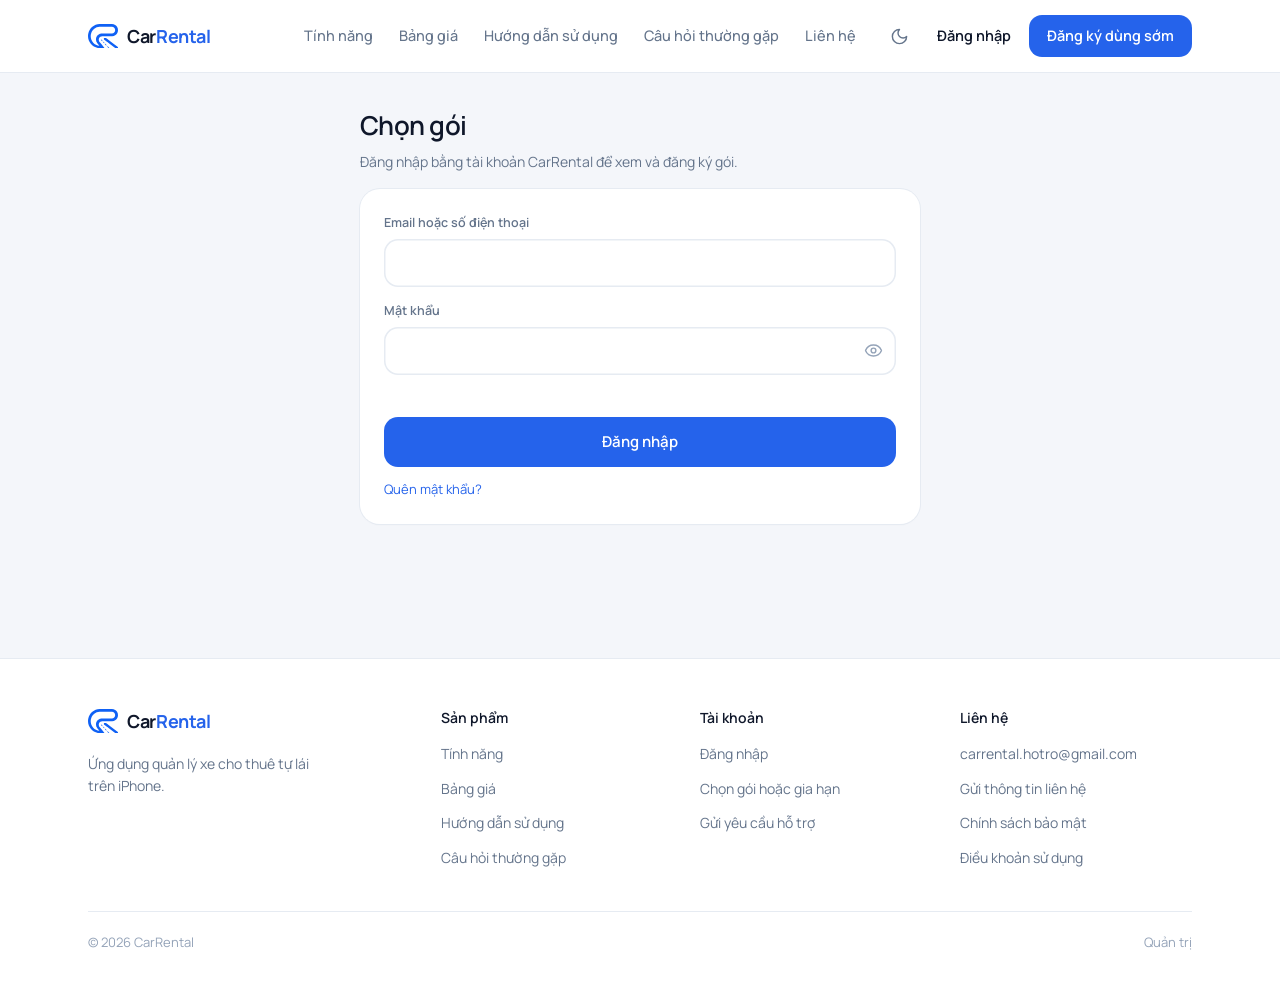
<file: goi/index.html>
<!doctype html>
<html lang="vi">
<head>
<meta charset="utf-8">

<meta name="viewport" content="width=device-width, initial-scale=1, viewport-fit=cover">
<title>Chọn gói · CarRental</title>
<meta name="description" content="Chọn gói CarRental và thanh toán bằng chuyển khoản VietQR, gói kích hoạt tự động khi nhận tiền.">
<meta name="robots" content="noindex">
<meta property="og:type" content="website">
<meta property="og:site_name" content="CarRental">
<meta property="og:locale" content="vi_VN">
<meta property="og:title" content="Chọn gói · CarRental">
<meta property="og:description" content="Chọn gói CarRental và thanh toán bằng chuyển khoản VietQR, gói kích hoạt tự động khi nhận tiền.">
<meta property="og:url" content="https://carrental.id.vn/goi/">
<meta property="og:image" content="https://carrental.id.vn/assets/og.png">
<meta property="og:image:width" content="1200">
<meta property="og:image:height" content="630">
<meta name="twitter:card" content="summary_large_image">
<meta name="theme-color" content="#F4F6FA" media="(prefers-color-scheme: light)">
<meta name="theme-color" content="#0B1120" media="(prefers-color-scheme: dark)">
<link rel="icon" href="../favicon.svg" type="image/svg+xml">
<link rel="apple-touch-icon" href="../assets/apple-touch-icon.png">
<script>try{var t=localStorage.getItem('cr-theme');if(t==='light'||t==='dark')document.documentElement.dataset.theme=t}catch(e){}</script>
<link rel="preconnect" href="https://fonts.googleapis.com">
<link rel="preconnect" href="https://fonts.gstatic.com" crossorigin>
<link rel="stylesheet" href="https://fonts.googleapis.com/css2?family=Manrope:wght@400;500;600;700&display=swap">
<link rel="stylesheet" href="../assets/site.css?v=384101a9">
<style>/* Trang chọn gói và thanh toán chuyển khoản (docs/PAYMENT_PLAN.md mục 6) */
.goi { max-width: 560px; margin: 0 auto; padding: 32px 0 64px; }
.goi h1 { font-size: 26px; font-weight: 600; letter-spacing: -.02em; }
.goi .sub { color: var(--ink-2); font-size: 14px; margin: 4px 0 0; text-wrap: pretty; }
.goi .gap { margin-top: 16px; }
.goi .seg { display: grid; width: 100%; }
.goi .seg button { padding: 0; }
.gplans { display: grid; gap: 10px; margin-top: 12px; }
.gplan { display: grid; grid-template-columns: 22px 1fr auto; column-gap: 12px; row-gap: 6px; align-items: start; text-align: left; width: 100%; padding: 16px; border-radius: 16px; background: var(--surface); box-shadow: inset 0 0 0 1.5px var(--line); }
.gplan.on { box-shadow: inset 0 0 0 2px var(--primary); }
.radio { width: 20px; height: 20px; border-radius: 50%; box-shadow: inset 0 0 0 1.5px var(--surface-3); margin-top: 2px; }
.gplan.on .radio { box-shadow: inset 0 0 0 6px var(--primary); }
.gplan b { font-size: 16px; font-weight: 600; }
.gplan .tag { display: inline-block; font-size: 11.5px; font-weight: 600; color: var(--ink-2); background: var(--surface-2); border-radius: 999px; padding: 2px 8px; margin-top: 4px; white-space: nowrap; }
.gplan .cars { display: block; font-size: 13px; font-weight: 600; color: var(--ink); margin-top: 1px; }
.gplan .price { text-align: right; font-weight: 700; font-size: 17px; white-space: nowrap; }
.gplan .price small { display: block; font-size: 12px; font-weight: 500; color: var(--ink-3); }
.gplan .desc { grid-column: 2 / 4; font-size: 13px; color: var(--ink-2); text-wrap: pretty; }
.goi .total { font-size: 22px; font-weight: 700; }
.goi .btn.full { width: 100%; height: 50px; }
.qr { display: grid; place-items: center; padding: 6px 0 4px; }
.qr img { width: min(280px, 100%); aspect-ratio: 1; border-radius: 12px; background: #fff; padding: 8px; cursor: pointer; }
.copy { display: flex; align-items: center; justify-content: space-between; gap: 10px; padding: 9px 0; border-top: 1px solid var(--line); }
.copy:first-of-type { border-top: 0; }
.copy .l { font-size: 12.5px; color: var(--ink-2); }
.copy .v { font-weight: 600; font-variant-numeric: tabular-nums; word-break: break-all; }
.copy .v.code { font-size: 18px; letter-spacing: .04em; color: var(--primary); }
.copy button { flex: none; height: 32px; padding: 0 12px; border-radius: 10px; background: var(--surface-2); font-weight: 600; font-size: 13px; }
.gsteps { margin: 0; padding-left: 20px; color: var(--ink-2); font-size: 13.5px; }
.gsteps li { margin: 3px 0; }
.waitline { display: flex; align-items: center; gap: 10px; font-size: 14px; color: var(--ink-2); }
.pulse { animation: pulse 1.4s ease-in-out infinite; }
@keyframes pulse { 50% { opacity: .3; } }
.done-ic { width: 56px; height: 56px; border-radius: 18px; display: grid; place-items: center; background: color-mix(in srgb, var(--ok) 14%, transparent); color: var(--ok); margin-bottom: 14px; }
.gfoot { font-size: 12.5px; color: var(--ink-3); margin-top: 22px; line-height: 1.55; }
.gfoot a { color: var(--ink-2); }</style>


</head>
<body>
<a class="skip" href="#main">Bỏ qua, tới nội dung</a>
<header class="hdr"><div class="wrap">
  <a class="logo" href="../" aria-label="CarRental, trang chủ"><svg viewBox="21.077 10.416 193.176 157.869"  aria-hidden="true"> <path class="mk-band" d="M196.019 50.456C195.735 61.77 186.627 70.894 175.313 71.177L175.172 71.177C175.03 71.193 174.904 71.193 174.762 71.193C174.573 71.193 174.399 71.193 174.21 71.177L110.439 71.177C106.956 71.177 103.521 71.65 100.322 72.564C98.62 73.021 96.982 73.604 95.406 74.313C95.39 74.313 95.374 74.329 95.359 74.329C91.608 75.952 88.189 78.19 85.195 80.9C85.179 80.9 85.163 80.916 85.148 80.931C82.422 83.405 80.058 86.258 78.12 89.409C78.104 89.409 78.104 89.425 78.104 89.425C75.961 92.923 74.369 96.815 73.44 100.944L73.44 100.975C73.408 100.991 73.408 101.007 73.424 101.038C72.778 103.812 72.447 106.695 72.447 109.658C72.447 118.419 75.331 126.487 80.2 132.963L82.106 135.327C82.138 135.343 82.169 135.374 82.185 135.406L94.46 150.47C63.197 148.28 38.52 121.87 38.52 89.63C38.52 87.172 38.662 84.745 38.946 82.365C39.387 78.521 40.191 74.77 41.31 71.177C48.716 47.525 69.957 30.097 95.406 28.742L98.636 28.647L174.21 28.647C174.399 28.631 174.573 28.631 174.762 28.631C174.951 28.631 175.124 28.631 175.313 28.647C186.627 28.931 195.751 38.055 196.019 49.369C196.035 49.542 196.035 49.731 196.035 49.904C196.035 50.093 196.035 50.267 196.019 50.456M208.026 28.647C204.954 23.81 200.857 19.713 196.019 16.64C189.889 12.685 182.593 10.416 174.762 10.416L99.077 10.416C97.848 10.416 96.619 10.447 95.406 10.494C77.757 11.314 61.653 17.995 48.968 28.647C36.125 39.41 26.812 54.254 22.999 71.177C21.738 76.724 21.077 82.491 21.077 88.416C21.077 130.269 54.042 164.416 95.406 166.338C96.619 166.386 97.848 166.417 99.077 166.417L107.461 166.417L123.616 166.417C124.571 166.417 125.346 165.643 125.346 164.688L125.346 162.703C125.346 162.008 125.098 161.337 124.647 160.809L123.502 159.468L114.158 148.548L113.701 147.996L113.685 147.996L97.092 128.583C97.076 128.567 97.045 128.536 97.045 128.52C96.446 127.968 95.91 127.37 95.406 126.723C95.122 126.377 94.854 126.03 94.586 125.668C94.586 125.652 94.571 125.652 94.571 125.636C91.86 121.87 90.285 117.237 90.285 112.242C90.285 108.129 91.356 104.269 93.247 100.944C93.877 99.825 94.586 98.769 95.406 97.776C96.966 95.822 98.841 94.152 100.953 92.828C104.404 90.654 108.453 89.409 112.802 89.409L174.762 89.409C175.534 89.409 176.306 89.393 177.078 89.346C184.027 88.936 190.504 86.73 196.019 83.185C200.857 80.112 204.954 75.999 208.026 71.177C211.982 65.032 214.251 57.736 214.251 49.904C214.251 42.073 211.982 34.777 208.026 28.647" fill="currentColor"/> <path class="mk-leg" d="M214.253 159.958L214.253 164.91C214.253 165.743 213.578 166.419 212.745 166.419L199.057 166.419C198.437 166.419 197.834 166.216 197.339 165.841L196.021 164.843L159.794 137.393L151.6 131.2L146.116 127.04L144.761 126.016L134.519 118.263L125.348 111.314L124.422 110.61C123.844 110.17 123.504 109.485 123.504 108.758L123.504 102.395C123.504 101.594 124.153 100.945 124.953 100.945L136.786 100.945C137.482 100.945 138.16 101.173 138.715 101.594L148.338 108.887L151.6 111.361L154.074 113.236L168.445 124.125L196.021 145.004L213.336 158.113C213.914 158.551 214.253 159.233 214.253 159.958" fill="currentColor"/> <path class="mk-lane" style="--d:0" d="M107.016 110.927L114.647 118.946C114.908 119.221 114.899 119.654 114.627 119.918L113.164 121.334C112.887 121.603 112.444 121.592 112.18 121.31L104.446 113.051C104.165 112.751 104.207 112.274 104.535 112.028L106.102 110.851C106.382 110.641 106.775 110.673 107.016 110.927" fill="currentColor"/><path class="mk-lane" style="--d:1" d="M120.043 124.62L126.852 131.796C127.112 132.07 127.103 132.503 126.831 132.766L125.285 134.263C125.008 134.531 124.566 134.52 124.302 134.239L117.538 127.02C117.281 126.745 117.291 126.314 117.562 126.052L119.063 124.599C119.338 124.332 119.779 124.342 120.043 124.62" fill="currentColor"/><path class="mk-lane" style="--d:2" d="M132.797 138.037L140.018 145.631C140.279 145.905 140.27 146.339 139.998 146.602L138.341 148.206C138.064 148.474 137.621 148.463 137.358 148.182L130.191 140.536C129.933 140.261 129.943 139.831 130.214 139.569L131.817 138.017C132.093 137.75 132.533 137.759 132.797 138.037" fill="currentColor"/><path class="mk-lane" style="--d:3" d="M159.938 168.285L156.425 168.228C156.238 168.225 156.061 168.146 155.933 168.01L145.291 156.643C145.034 156.369 145.044 155.938 145.315 155.676L147.03 154.016C147.305 153.749 147.745 153.758 148.01 154.036L160.449 167.12C160.87 167.563 160.549 168.295 159.938 168.285" fill="currentColor"/> </svg><b>Car<span>Rental</span></b></a>
  <nav class="nav" aria-label="Chính"><a href="../tinh-nang/" >Tính năng</a><a href="../bang-gia/" >Bảng giá</a><a href="../huong-dan/" >Hướng dẫn sử dụng</a><a href="../cau-hoi/" >Câu hỏi thường gặp</a><a href="../lien-he/" >Liên hệ</a></nav>
  <div class="hdr-act">
    <button class="icon-btn theme-btn" type="button"></button>
    <a class="hdr-login" href="../tai-khoan/" data-login>Đăng nhập</a>
    <a class="btn sm" href="../lien-he/?muc=dung-thu">Đăng ký dùng sớm</a>
    <button class="icon-btn menu-btn" id="menu-btn" type="button" aria-label="Mở menu" aria-expanded="false" aria-controls="menu"><svg class="i" viewBox="0 0 24 24" aria-hidden="true"><path d="M4 6h16"/><path d="M4 12h16"/><path d="M4 18h16"/></svg></button>
  </div>
</div></header>
<nav class="menu" id="menu" hidden aria-label="Menu"><a href="../tinh-nang/">Tính năng</a><a href="../bang-gia/">Bảng giá</a><a href="../huong-dan/">Hướng dẫn sử dụng</a><a href="../cau-hoi/">Câu hỏi thường gặp</a><a href="../lien-he/">Liên hệ</a><a href="../tai-khoan/" data-login>Đăng nhập</a><a class="btn block" href="../lien-he/?muc=dung-thu">Đăng ký dùng sớm</a></nav>
<main id="main">
<div class="wrap"><div class="goi"><div id="app"><p class="muted">Đang tải…</p></div><p class="gfoot" id="foot"></p></div></div>
</main>
<footer class="ftr"><div class="wrap">
  <div class="ftr-grid">
    <div class="ftr-brand"><a class="logo" href="../"><svg viewBox="21.077 10.416 193.176 157.869"  aria-hidden="true"> <path class="mk-band" d="M196.019 50.456C195.735 61.77 186.627 70.894 175.313 71.177L175.172 71.177C175.03 71.193 174.904 71.193 174.762 71.193C174.573 71.193 174.399 71.193 174.21 71.177L110.439 71.177C106.956 71.177 103.521 71.65 100.322 72.564C98.62 73.021 96.982 73.604 95.406 74.313C95.39 74.313 95.374 74.329 95.359 74.329C91.608 75.952 88.189 78.19 85.195 80.9C85.179 80.9 85.163 80.916 85.148 80.931C82.422 83.405 80.058 86.258 78.12 89.409C78.104 89.409 78.104 89.425 78.104 89.425C75.961 92.923 74.369 96.815 73.44 100.944L73.44 100.975C73.408 100.991 73.408 101.007 73.424 101.038C72.778 103.812 72.447 106.695 72.447 109.658C72.447 118.419 75.331 126.487 80.2 132.963L82.106 135.327C82.138 135.343 82.169 135.374 82.185 135.406L94.46 150.47C63.197 148.28 38.52 121.87 38.52 89.63C38.52 87.172 38.662 84.745 38.946 82.365C39.387 78.521 40.191 74.77 41.31 71.177C48.716 47.525 69.957 30.097 95.406 28.742L98.636 28.647L174.21 28.647C174.399 28.631 174.573 28.631 174.762 28.631C174.951 28.631 175.124 28.631 175.313 28.647C186.627 28.931 195.751 38.055 196.019 49.369C196.035 49.542 196.035 49.731 196.035 49.904C196.035 50.093 196.035 50.267 196.019 50.456M208.026 28.647C204.954 23.81 200.857 19.713 196.019 16.64C189.889 12.685 182.593 10.416 174.762 10.416L99.077 10.416C97.848 10.416 96.619 10.447 95.406 10.494C77.757 11.314 61.653 17.995 48.968 28.647C36.125 39.41 26.812 54.254 22.999 71.177C21.738 76.724 21.077 82.491 21.077 88.416C21.077 130.269 54.042 164.416 95.406 166.338C96.619 166.386 97.848 166.417 99.077 166.417L107.461 166.417L123.616 166.417C124.571 166.417 125.346 165.643 125.346 164.688L125.346 162.703C125.346 162.008 125.098 161.337 124.647 160.809L123.502 159.468L114.158 148.548L113.701 147.996L113.685 147.996L97.092 128.583C97.076 128.567 97.045 128.536 97.045 128.52C96.446 127.968 95.91 127.37 95.406 126.723C95.122 126.377 94.854 126.03 94.586 125.668C94.586 125.652 94.571 125.652 94.571 125.636C91.86 121.87 90.285 117.237 90.285 112.242C90.285 108.129 91.356 104.269 93.247 100.944C93.877 99.825 94.586 98.769 95.406 97.776C96.966 95.822 98.841 94.152 100.953 92.828C104.404 90.654 108.453 89.409 112.802 89.409L174.762 89.409C175.534 89.409 176.306 89.393 177.078 89.346C184.027 88.936 190.504 86.73 196.019 83.185C200.857 80.112 204.954 75.999 208.026 71.177C211.982 65.032 214.251 57.736 214.251 49.904C214.251 42.073 211.982 34.777 208.026 28.647" fill="currentColor"/> <path class="mk-leg" d="M214.253 159.958L214.253 164.91C214.253 165.743 213.578 166.419 212.745 166.419L199.057 166.419C198.437 166.419 197.834 166.216 197.339 165.841L196.021 164.843L159.794 137.393L151.6 131.2L146.116 127.04L144.761 126.016L134.519 118.263L125.348 111.314L124.422 110.61C123.844 110.17 123.504 109.485 123.504 108.758L123.504 102.395C123.504 101.594 124.153 100.945 124.953 100.945L136.786 100.945C137.482 100.945 138.16 101.173 138.715 101.594L148.338 108.887L151.6 111.361L154.074 113.236L168.445 124.125L196.021 145.004L213.336 158.113C213.914 158.551 214.253 159.233 214.253 159.958" fill="currentColor"/> <path class="mk-lane" style="--d:0" d="M107.016 110.927L114.647 118.946C114.908 119.221 114.899 119.654 114.627 119.918L113.164 121.334C112.887 121.603 112.444 121.592 112.18 121.31L104.446 113.051C104.165 112.751 104.207 112.274 104.535 112.028L106.102 110.851C106.382 110.641 106.775 110.673 107.016 110.927" fill="currentColor"/><path class="mk-lane" style="--d:1" d="M120.043 124.62L126.852 131.796C127.112 132.07 127.103 132.503 126.831 132.766L125.285 134.263C125.008 134.531 124.566 134.52 124.302 134.239L117.538 127.02C117.281 126.745 117.291 126.314 117.562 126.052L119.063 124.599C119.338 124.332 119.779 124.342 120.043 124.62" fill="currentColor"/><path class="mk-lane" style="--d:2" d="M132.797 138.037L140.018 145.631C140.279 145.905 140.27 146.339 139.998 146.602L138.341 148.206C138.064 148.474 137.621 148.463 137.358 148.182L130.191 140.536C129.933 140.261 129.943 139.831 130.214 139.569L131.817 138.017C132.093 137.75 132.533 137.759 132.797 138.037" fill="currentColor"/><path class="mk-lane" style="--d:3" d="M159.938 168.285L156.425 168.228C156.238 168.225 156.061 168.146 155.933 168.01L145.291 156.643C145.034 156.369 145.044 155.938 145.315 155.676L147.03 154.016C147.305 153.749 147.745 153.758 148.01 154.036L160.449 167.12C160.87 167.563 160.549 168.295 159.938 168.285" fill="currentColor"/> </svg><b>Car<span>Rental</span></b></a><p>Ứng dụng quản lý xe cho thuê tự lái trên iPhone.</p></div>
    <div><h3>Sản phẩm</h3><ul><li><a href="../tinh-nang/">Tính năng</a></li><li><a href="../bang-gia/">Bảng giá</a></li><li><a href="../huong-dan/">Hướng dẫn sử dụng</a></li><li><a href="../cau-hoi/">Câu hỏi thường gặp</a></li></ul></div>
    <div><h3>Tài khoản</h3><ul><li><a href="../tai-khoan/">Đăng nhập</a></li><li><a href="../goi/">Chọn gói hoặc gia hạn</a></li><li><a href="../tai-khoan/#ho-tro">Gửi yêu cầu hỗ trợ</a></li></ul></div>
    <div><h3>Liên hệ</h3><ul><li><a href="mailto:carrental.hotro@gmail.com">carrental.hotro@gmail.com</a></li><li><a href="../lien-he/">Gửi thông tin liên hệ</a></li><li><a href="../privacy.html">Chính sách bảo mật</a></li><li><a href="../terms.html">Điều khoản sử dụng</a></li></ul></div>
  </div>
  <div class="ftr-bottom"><span>© 2026 CarRental</span><span><a href="../admin/">Quản trị</a></span></div>
</div></footer>

<div class="toast" id="toast" role="status" aria-live="polite"></div>
<script>const CFG={"sbUrl":"https://epiapzuitzwkexndmvbp.supabase.co","sbKey":"sb_publishable_BATsaw6NBY3k6zo9tO2pNw_uOJ0Z9gB","support":"carrental.hotro@gmail.com","root":"../","icons":{"sun":"<circle cx=\"12\" cy=\"12\" r=\"4\"/><path d=\"M12 2v2\"/><path d=\"M12 20v2\"/><path d=\"m4.93 4.93 1.41 1.41\"/><path d=\"m17.66 17.66 1.41 1.41\"/><path d=\"M2 12h2\"/><path d=\"M20 12h2\"/><path d=\"m6.34 17.66-1.41 1.41\"/><path d=\"m19.07 4.93-1.41 1.41\"/>","moon":"<path d=\"M12 3a6 6 0 0 0 9 9 9 9 0 1 1-9-9Z\"/>","x":"<path d=\"M18 6 6 18\"/><path d=\"m6 6 12 12\"/>","menu":"<path d=\"M4 6h16\"/><path d=\"M4 12h16\"/><path d=\"M4 18h16\"/>","check":"<path d=\"M20 6 9 17l-5-5\"/>","checkc":"<circle cx=\"12\" cy=\"12\" r=\"10\"/><path d=\"m9 12 2 2 4-4\"/>","right":"<path d=\"m9 18 6-6-6-6\"/>","left":"<path d=\"m15 18-6-6 6-6\"/>","mail":"<rect width=\"20\" height=\"16\" x=\"2\" y=\"4\" rx=\"2\"/><path d=\"m22 7-8.97 5.7a1.94 1.94 0 0 1-2.06 0L2 7\"/>","msg":"<path d=\"M7.9 20A9 9 0 1 0 4 16.1L2 22Z\"/>","receipt":"<path d=\"M4 2v20l2-1 2 1 2-1 2 1 2-1 2 1 2-1 2 1V2l-2 1-2-1-2 1-2-1-2 1-2-1-2 1Z\"/><path d=\"M16 8h-6a2 2 0 1 0 0 4h4a2 2 0 1 1 0 4H8\"/><path d=\"M12 17.5v-11\"/>","star":"<path d=\"M11.525 2.295a.53.53 0 0 1 .95 0l2.31 4.679a2.123 2.123 0 0 0 1.595 1.16l5.166.756a.53.53 0 0 1 .294.904l-3.736 3.638a2.123 2.123 0 0 0-.611 1.878l.882 5.14a.53.53 0 0 1-.771.56l-4.618-2.428a2.122 2.122 0 0 0-1.973 0L6.396 21.01a.53.53 0 0 1-.77-.56l.881-5.139a2.122 2.122 0 0 0-.611-1.879L2.16 9.795a.53.53 0 0 1 .294-.906l5.165-.755a2.122 2.122 0 0 0 1.597-1.16z\"/>","user":"<circle cx=\"12\" cy=\"8\" r=\"5\"/><path d=\"M20 21a8 8 0 0 0-16 0\"/>","bellring":"<path d=\"M6 8a6 6 0 0 1 12 0c0 7 3 9 3 9H3s3-2 3-9\"/><path d=\"M10.3 21a1.94 1.94 0 0 0 3.4 0\"/><path d=\"M4 2C2.8 3.7 2 5.7 2 8\"/><path d=\"M22 8c0-2.3-.8-4.3-2-6\"/>","logout":"<path d=\"M9 21H5a2 2 0 0 1-2-2V5a2 2 0 0 1 2-2h4\"/><polyline points=\"16 17 21 12 16 7\"/><line x1=\"21\" x2=\"9\" y1=\"12\" y2=\"12\"/>","lock":"<rect width=\"18\" height=\"11\" x=\"3\" y=\"11\" rx=\"2\" ry=\"2\"/><path d=\"M7 11V7a5 5 0 0 1 10 0v4\"/>","car":"<path d=\"m21 8-2 2-1.5-3.7A2 2 0 0 0 15.646 5H8.4a2 2 0 0 0-1.903 1.257L5 10 3 8\"/><path d=\"M7 14h.01\"/><path d=\"M17 14h.01\"/><rect width=\"18\" height=\"8\" x=\"3\" y=\"10\" rx=\"2\"/><path d=\"M5 18v2\"/><path d=\"M19 18v2\"/>","download":"<path d=\"M21 15v4a2 2 0 0 1-2 2H5a2 2 0 0 1-2-2v-4\"/><polyline points=\"7 10 12 15 17 10\"/><line x1=\"12\" x2=\"12\" y1=\"15\" y2=\"3\"/>","info":"<circle cx=\"12\" cy=\"12\" r=\"10\"/><path d=\"M12 16v-4\"/><path d=\"M12 8h.01\"/>","alert":"<path d=\"m21.73 18-8-14a2 2 0 0 0-3.48 0l-8 14A2 2 0 0 0 4 21h16a2 2 0 0 0 1.73-3\"/><path d=\"M12 9v4\"/><path d=\"M12 17h.01\"/>","clock":"<circle cx=\"12\" cy=\"12\" r=\"10\"/><polyline points=\"12 6 12 12 16 14\"/>"}};</script>
<script src="../assets/site.js?v=d349e5ab"></script>
<script>
/* Kết nối: Edge Function pay-api (supabase/functions/pay-api). Mở bằng link có mã riêng (?t=…, trong email) hoặc đăng nhập
   bằng tài khoản app (dùng chung phiên với trang Tài khoản). ?plan=&period= chọn sẵn gói, ?code=CR… mở lại đơn đang chờ. */
const API = CFG.sbUrl + '/functions/v1/pay-api';
const PLANS = {
  basic: { name: 'Cơ bản', cars: 'Tối đa 5 xe', tag: 'Phổ biến nhất', desc: 'Hồ sơ khách, chụp CCCD tự điền, hợp đồng ký trên máy, giao nhận đủ ảnh và video, đồng bộ ảnh, thu chi.' },
  pro: { name: 'Nâng cao', cars: 'Tối đa 10 xe', desc: 'Toàn bộ tính năng của gói Cơ bản, cho đội xe vận hành thường xuyên.' },
  fleet: { name: 'Cao cấp', cars: 'Không giới hạn xe', desc: 'Toàn bộ tính năng của gói Cơ bản, sẵn sàng mở rộng lâu dài.' },
};
const BANKS = { '970436': 'Vietcombank', '970407': 'Techcombank', '970422': 'MB Bank', '970416': 'ACB', '970418': 'BIDV', '970415': 'VietinBank', '970432': 'VPBank', '970423': 'TPBank', '970403': 'Sacombank', '970405': 'Agribank' };
Object.assign(ERR, {
  link_expired: 'Link đã hết hạn hoặc không đúng. Đăng nhập để tiếp tục.', login_required: 'Đăng nhập để chọn gói.', locked: 'Tài khoản đang tạm khoá. Liên hệ hỗ trợ.',
  bank_not_set: 'Chưa nhận thanh toán lúc này. Liên hệ hỗ trợ.', too_many_orders: 'Tạo đơn nhiều quá, thử lại sau ít phút.', bad_plan: 'Gói không hợp lệ.', not_found: 'Không tìm thấy tài khoản chủ xe.',
});
const noAccent = s => s.normalize('NFD').replace(/[̀-ͯ]/g, '').replace(/đ/g, 'd').replace(/Đ/g, 'D');
const Q = new URLSearchParams(location.search);
const S = { token: Q.get('t'), info: null, plan: 'basic', period: 'month', quote: null, order: null, poll: null };

async function api(action, extra = {}) {
  const headers = { 'Content-Type': 'application/json', apikey: CFG.sbKey };
  if (!S.token && Auth.get()) { try { headers.Authorization = `Bearer ${await Auth.token()}`; } catch (e) { if (e.message === 'network') throw e; } }
  let r;
  try { r = await fetch(API, { method: 'POST', headers, body: JSON.stringify({ action, t: S.token || undefined, ...extra }) }); }
  catch { throw new ApiError('network'); }
  const j = await r.json().catch(() => ({}));
  if (!r.ok) throw new ApiError(j.error || `Lỗi ${r.status}`);
  return j;
}

/* ---------- đăng nhập (cùng tài khoản app) ---------- */
function showLogin(msg) {
  stopPoll();
  $('#app').innerHTML = `<h1>Chọn gói</h1><p class="sub">Đăng nhập bằng tài khoản CarRental để xem và đăng ký gói.</p>
    <form class="card gap" id="login" autocomplete="on">
      <div class="field"><label for="lg-id">Email hoặc số điện thoại</label><input class="input" id="lg-id" autocomplete="username" required></div>
      <div class="field"><label for="lg-pw">Mật khẩu</label><input class="input" id="lg-pw" type="password" autocomplete="current-password" required></div>
      <div class="err" id="lg-err">${esc(msg || '')}</div>
      <button class="btn full" id="lg-btn" type="submit">Đăng nhập</button>
      <p class="small" style="margin:12px 0 0"><a href="../tai-khoan/?quen=1">Quên mật khẩu?</a></p>
    </form>`;
  eyeify($('#login'));
  $('#login').addEventListener('submit', async e => {
    e.preventDefault();
    const b = $('#lg-btn'); b.disabled = true; b.textContent = 'Đang đăng nhập…'; $('#lg-err').textContent = '';
    try { await Auth.signIn($('#lg-id').value, $('#lg-pw').value); S.token = null; $$('[data-login]').forEach(a => { a.textContent = 'Tài khoản'; }); await start(); }
    catch (err) { $('#lg-err').textContent = errText(err); b.disabled = false; b.textContent = 'Đăng nhập'; }
  });
}

/* ---------- chọn gói ---------- */
const price = (plan, period) => S.info.prices.find(p => p.plan === plan && p.period === period)?.amount ?? 0;
function statusLine() {
  const i = S.info, now = Date.now();
  if (i.plan !== 'free' && D(i.paid_until) > now) return `<span class="st"><i class="dot ok"></i>Gói ${PLANS[i.plan]?.name || ''} đến ${fDate(i.paid_until)}${i.next_plan ? `, sau đó gói ${PLANS[i.next_plan]?.name} đến ${fDate(i.next_until)}` : ''}</span>`;
  if (i.plan !== 'free' && D(i.trial_end) > now) return `<span class="st"><i class="dot wait"></i>Đang dùng thử gói ${PLANS[i.plan]?.name || ''} đến ${fDate(i.trial_end)}</span>`;
  return `<span class="st"><i class="dot"></i>Đang dùng gói Miễn phí (tối đa 2 xe)</span>`;
}
function showChoose() {
  stopPoll();
  const i = S.info, saved = () => Math.round(100 - price('basic', 'year') / (price('basic', 'month') * 12) * 100);
  $('#app').innerHTML = `<h1>${i.name ? `Chào ${esc(i.name)}` : 'Chọn gói'}</h1><p class="sub">${statusLine()}</p>
    <div class="card gap">
      <div class="seg" role="tablist" aria-label="Kỳ hạn"><button data-period="month" class="${S.period === 'month' ? 'on' : ''}">Theo tháng</button><button data-period="year" class="${S.period === 'year' ? 'on' : ''}">Theo năm${saved() > 0 ? `<small>bớt ${saved()}%</small>` : ''}</button></div>
      <div class="gplans">${Object.entries(PLANS).map(([k, p]) => `<button class="gplan ${S.plan === k ? 'on' : ''}" data-plan="${k}" aria-pressed="${S.plan === k}">
        <span class="radio"></span><span><b>${p.name}</b><span class="cars">${p.cars}</span>${p.tag ? `<span class="tag">${p.tag}</span>` : ''}</span>
        <span class="price num">${money(price(k, S.period))}<small>mỗi ${S.period === 'year' ? 'năm' : 'tháng'}</small></span>
        <span class="desc">${p.desc}</span></button>`).join('')}</div>
    </div>
    <div class="ticket gap" id="quote"><div class="tk"><p class="muted small" style="margin:0">Đang tính…</p></div></div>
    <div class="err" id="q-err"></div>
    <button class="btn full" id="pay" disabled>Thanh toán</button>`;
  $('#app').querySelectorAll('[data-period]').forEach(b => b.onclick = () => { S.period = b.dataset.period; showChoose(); });
  $('#app').querySelectorAll('[data-plan]').forEach(b => b.onclick = () => { S.plan = b.dataset.plan; showChoose(); });
  $('#pay').onclick = createOrder;
  loadQuote();
}
async function loadQuote() {
  const key = S.plan + S.period;
  try {
    const q = await api('quote', { plan: S.plan, period: S.period });
    if (key !== S.plan + S.period) return;
    S.quote = q;
    const note = { upgrade: q.bonus_days > 0 ? `Đã cộng ${q.bonus_days} ngày đổi từ phần còn lại của gói đang dùng.` : 'Nâng gói có hiệu lực ngay.',
      extend: 'Gia hạn sớm không mất ngày: nối tiếp sau hạn hiện tại.', queue: 'Bắt đầu sau khi gói đang dùng hết hạn.',
      new: D(S.info.trial_end) > Date.now() && S.info.plan !== 'free' ? 'Đổi sang gói này ngay; thời gian trả tiền tính sau ngày hết dùng thử.' : 'Kích hoạt ngay khi nhận tiền.' }[q.mode] || '';
    $('#quote').innerHTML = `<div class="tk">
        <div class="kv"><span>Gói</span><span>${PLANS[q.plan].name} · ${q.period === 'year' ? '1 năm' : '1 tháng'}</span></div>
        <div class="kv"><span>Dùng từ</span><span>${fDate(q.starts_at)}</span></div>
        <div class="kv"><span>Đến hết</span><span>${fDate(q.ends_at)}</span></div>
        <p class="small muted" style="margin:6px 0 0">${note}</p></div>
      <div class="cut"></div>
      <div class="tk"><div class="kv"><span>Số tiền</span><span class="total">${money(q.amount)}</span></div></div>`;
    $('#pay').disabled = false; $('#pay').textContent = `Thanh toán ${money(q.amount)}`;
  } catch (e) { if (handleAuth(e)) return; $('#q-err').textContent = errText(e); }
}
async function createOrder() {
  const b = $('#pay'); b.disabled = true; b.textContent = 'Đang tạo đơn…'; $('#q-err').textContent = '';
  try {
    S.order = await api('order', { plan: S.plan, period: S.period });
    if (typeof gtag === 'function') gtag('event', 'begin_checkout', { value: S.order.amount, currency: 'VND', items: [{ item_id: S.plan + '_' + S.period }] });
    if (typeof fbq === 'function') fbq('track', 'InitiateCheckout', { value: S.order.amount, currency: 'VND' });
    showPay();
  }
  catch (e) { if (handleAuth(e)) return; $('#q-err').textContent = errText(e); b.disabled = false; b.textContent = `Thanh toán ${money(S.quote?.amount)}`; }
}

/* ---------- chuyển khoản ---------- */
function qrUrl(amount) {
  const b = S.order.bank;
  return `https://img.vietqr.io/image/${b.bin}-${b.account}-compact2.png?amount=${amount}&addInfo=${encodeURIComponent(S.order.code)}${b.holder ? `&accountName=${encodeURIComponent(noAccent(b.holder))}` : ''}`;
}
function showPay(status) {
  const o = S.order, b = o.bank, missing = status && status.status === 'partial' ? o.amount - status.paid_amount : o.amount;
  const row = (l, v, cp, cls = '') => `<div class="copy"><div style="min-width:0"><div class="l">${l}</div><div class="v ${cls}">${esc(v)}</div></div>${cp ? `<button data-copy="${esc(cp)}">Chép</button>` : ''}</div>`;
  $('#app').innerHTML = `<h1>Chuyển khoản</h1><p class="sub">Gói ${PLANS[o.plan].name} · ${o.period === 'year' ? '1 năm' : '1 tháng'}. Gói kích hoạt ngay khi nhận tiền.</p>
    <div class="ticket gap">
      <div class="tk qr"><img src="${qrUrl(missing)}" alt="Mã QR chuyển khoản ${money(missing)}, nội dung ${esc(o.code)}" width="280" height="280">
        <button class="btn line" id="save-qr" type="button" style="height:42px;margin-top:10px">Tải mã QR</button></div>
      <div class="cut"></div>
      <div class="tk">
        ${row('Ngân hàng', BANKS[b.bin] || b.bin)}
        ${row('Số tài khoản', b.account, b.account)}
        ${b.holder ? row('Chủ tài khoản', b.holder) : ''}
        ${row(status?.status === 'partial' ? 'Số tiền còn thiếu' : 'Số tiền', money(missing), String(missing))}
        ${row('Nội dung chuyển khoản (ghi đúng mã này)', o.code, o.code, 'code')}
      </div>
    </div>
    <div class="card gap">
      <div class="waitline"><i class="dot wait pulse"></i><span>${status?.status === 'partial' ? `Đã nhận ${money(status.paid_amount)}, còn thiếu ${money(missing)}` : 'Đang chờ chuyển khoản…'}</span></div>
      <ol class="gsteps" style="margin-top:12px">
        <li>Trên điện thoại này: bấm Tải mã QR, chọn Lưu hình ảnh. Mở app ngân hàng, chọn Quét QR rồi chọn ảnh vừa lưu.</li>
        <li>Hoặc chép số tài khoản, số tiền, nội dung rồi dán vào app ngân hàng.</li>
        <li>Giữ trang này mở: có tiền là trang tự báo, thường trong vài giây.</li>
      </ol>
      <p class="small faint" style="margin:10px 0 0">Đơn giữ đến ${fTime(o.expires_at)} ${fDate(o.expires_at)}. Chuyển sau giờ đó vẫn được ghi nhận trong 7 ngày.</p>
    </div>
    <button class="btn line full gap" id="back">Chọn gói khác</button>`;
  $('#app').querySelectorAll('[data-copy]').forEach(x => x.onclick = () => copy(x.dataset.copy));
  prepareQR(qrUrl(missing));
  $('#save-qr').onclick = saveQR;
  $('.qr img').onclick = saveQR;
  $('#back').onclick = () => { S.order = null; showChoose(); };
  startPoll();
}
/* Tải mã QR: lấy ảnh sẵn khi màn chuyển khoản hiện ra (iPhone chỉ mở bảng chia sẻ ngay trong lúc bấm, không chờ tải được).
   iPhone, Android: bảng chia sẻ (Lưu hình ảnh vào app Ảnh); máy tính: tải tệp ảnh. */
function prepareQR(url) {
  S.qrFile = null;
  const name = `CarRental-${S.order.code}.png`;
  S.qrReady = fetch(url).then(r => r.ok ? r.blob() : Promise.reject(r.status))
    .then(b => (S.qrFile = new File([b], name, { type: 'image/png' }))).catch(() => null);
}
async function saveQR() {
  const f = S.qrFile || await S.qrReady;
  if (!f) return toast('Chưa tải được mã QR, chụp màn hình mã QR thay thế');
  try {
    if (navigator.canShare && navigator.canShare({ files: [f] })) { await navigator.share({ files: [f] }); return; }
  } catch (e) { if (e.name === 'AbortError') return; }
  const a = document.createElement('a'); a.href = URL.createObjectURL(f); a.download = f.name;
  document.body.appendChild(a); a.click(); a.remove(); setTimeout(() => URL.revokeObjectURL(a.href), 5000);
  toast('Đã tải mã QR');
}
function startPoll() {
  stopPoll();
  S.poll = setInterval(async () => {
    if (document.hidden || !S.order) return;
    try {
      const s = await api('status', { code: S.order.code });
      if (s.status === 'paid') return showDone(s, true);
      if (s.status === 'partial' && s.paid_amount !== S.lastPaid) { S.lastPaid = s.paid_amount; showPay(s); }
    } catch {}
  }, 3000);
}
function stopPoll() { if (S.poll) clearInterval(S.poll); S.poll = null; }
/** fresh: vừa nhận tiền khi đang mở trang (mở lại link của đơn đã trả từ trước thì không tự chuyển sang app) */
function showDone(s, fresh) {
  stopPoll();
  $('#app').innerHTML = `<div class="card"><div class="done-ic">${ICON('check')}</div>
    <h1>Đã kích hoạt gói ${PLANS[s.plan].name}</h1>
    <p class="sub">Đã nhận ${money(s.paid_amount)} cho đơn ${esc(s.code)}. Gói dùng đến ${fDate(s.paid_until)}${s.next_plan ? `, sau đó gói ${PLANS[s.next_plan]?.name} đến ${fDate(s.next_until)}` : ''}.</p>
    <p class="sub" style="margin-top:12px">Thư xác nhận đã gửi vào email của bạn.</p>
    <a class="btn full gap" href="carrental://activated">Mở app CarRental</a>
    <p class="small" style="margin:14px 0 0;text-align:center"><a href="../tai-khoan/#thanh-toan">Xem lịch sử thanh toán</a></p></div>`;
  if (fresh) {
    if (typeof gtag === 'function') gtag('event', 'purchase', { transaction_id: s.code, value: s.paid_amount, currency: 'VND' });
    if (typeof fbq === 'function') fbq('track', 'Purchase', { value: s.paid_amount, currency: 'VND' });
    // Trên điện thoại: mở app ngay (iPhone hỏi "Mở trong CarRental?"); app tải lại và hiện popup "Đã kích hoạt gói …"
    if (/iPhone|iPad|Android/i.test(navigator.userAgent)) setTimeout(() => { location.href = 'carrental://activated'; }, 900);
  }
}

/* ---------- chung ---------- */
function handleAuth(e) {
  if (['link_expired', 'login_required', 'login', 'Lỗi 401'].includes(e.message)) { S.token = null; if (e.message !== 'link_expired') Auth.clear(); showLogin(errText(e)); return true; }
  return false;
}
async function start() {
  $('#app').innerHTML = '<p class="muted">Đang tải…</p>';
  try {
    S.info = await api('info');
    const support = S.info.bank?.support || CFG.support;
    $('#foot').innerHTML = `Thanh toán bằng chuyển khoản ngân hàng. Cần hỗ trợ hoặc hoàn tiền: <a href="mailto:${esc(support)}">${esc(support)}</a>. Chưa hỗ trợ xuất hoá đơn. <a href="../terms.html">Điều khoản</a> · <a href="../privacy.html">Chính sách bảo mật</a>`;
    if (S.info.locked) return ($('#app').innerHTML = `<div class="card"><h1>Tài khoản đang tạm khoá</h1><p class="sub">Liên hệ ${esc(support)} để được hỗ trợ.</p></div>`);
    const pre = S.info.preset || {}, last = S.info.last || {};
    const want = { plan: Q.get('plan'), period: Q.get('period'), code: Q.get('code') };
    S.plan = PLANS[want.plan] ? want.plan : PLANS[pre.plan] ? pre.plan : PLANS[last.plan] ? last.plan : PLANS[S.info.plan] ? S.info.plan : 'basic';
    S.period = want.period === 'year' || want.period === 'month' ? want.period : pre.period === 'year' || (!pre.period && last.period === 'year') ? 'year' : 'month';
    const code = pre.code || want.code;
    if (code) {
      const s = await api('status', { code }).catch(() => null);
      if (s && s.status === 'paid') return showDone(s, false);
      if (s && (s.status === 'partial' || s.status === 'pending')) {
        S.order = { code: s.code, plan: s.plan, period: s.period, amount: s.amount, expires_at: s.expires_at, bank: S.info.bank };
        return showPay(s.status === 'partial' ? s : undefined);
      }
    }
    showChoose();
  } catch (e) { if (handleAuth(e)) return; $('#app').innerHTML = `<div class="card"><p>${esc(errText(e))}</p><button class="btn line gap" onclick="start()">Thử lại</button></div>`; }
}
if (S.token || Auth.get()) start(); else showLogin();
</script>
</body>
</html>
</file>
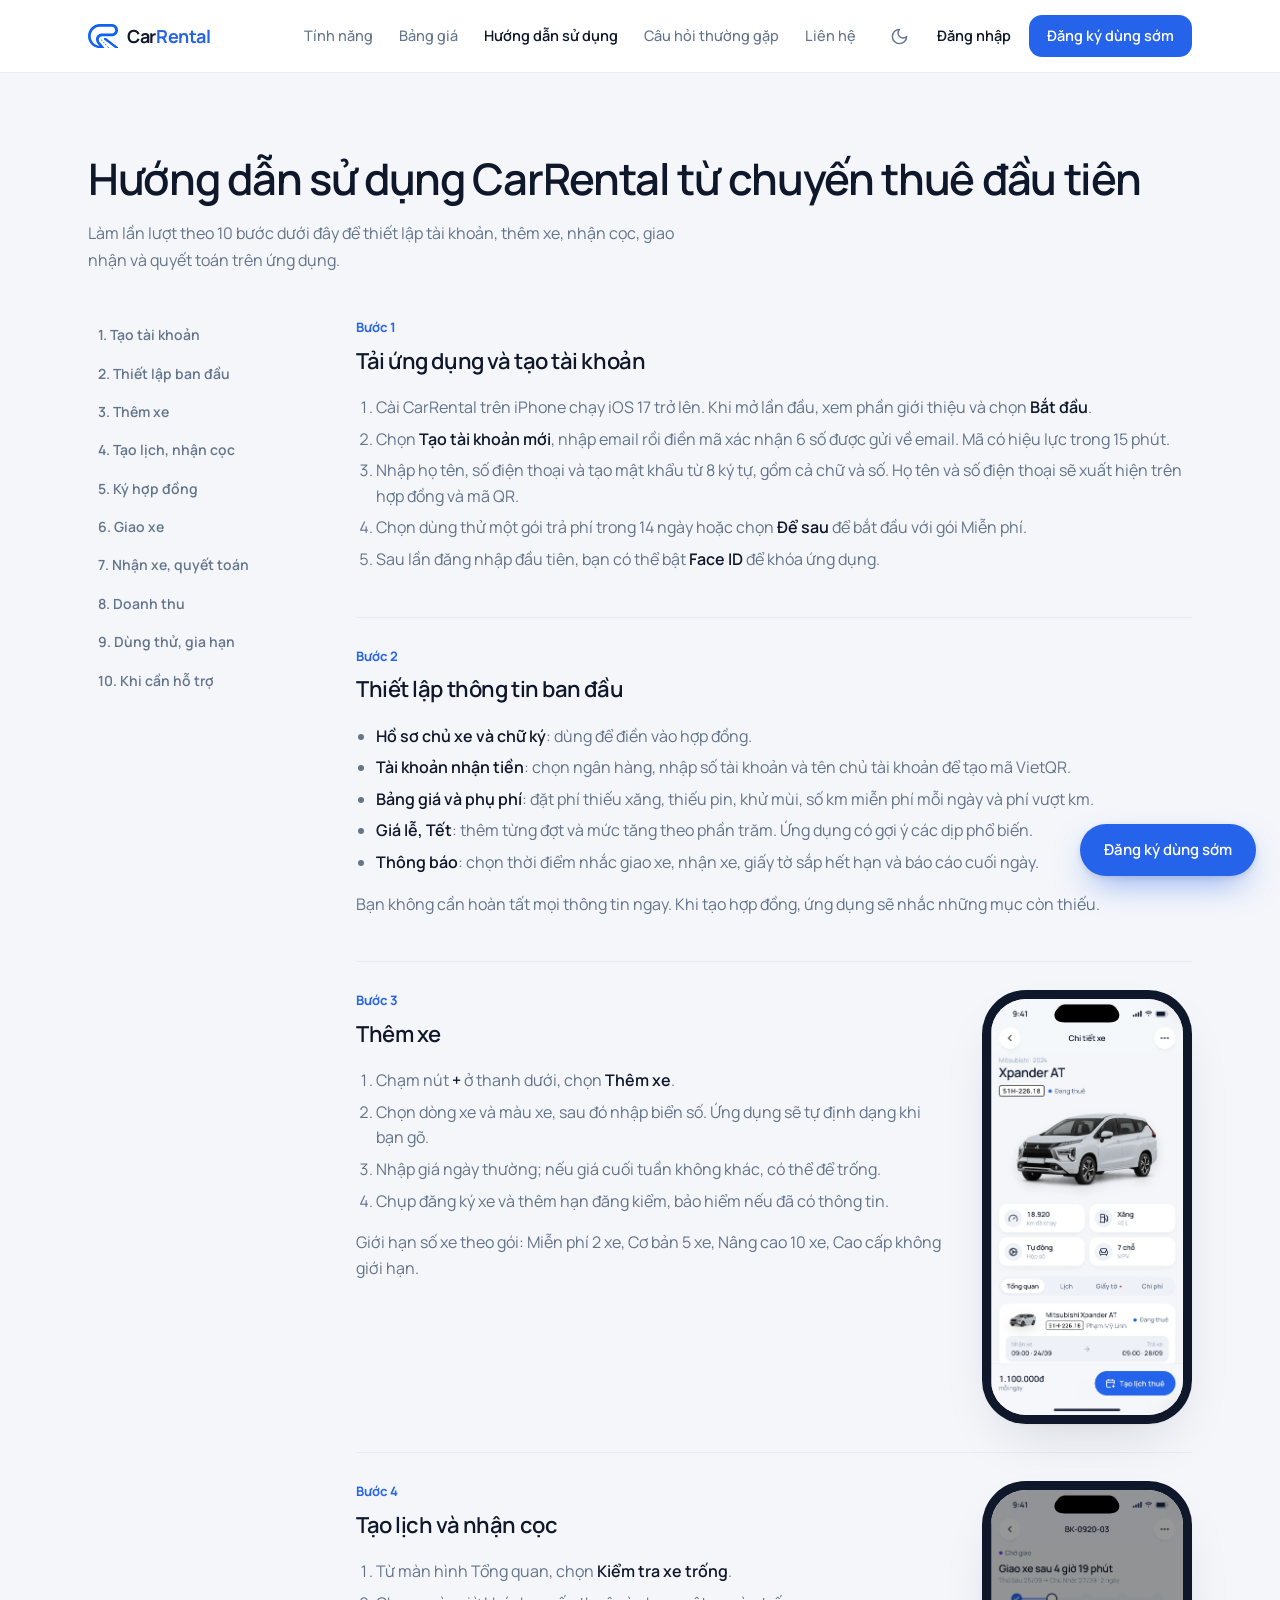
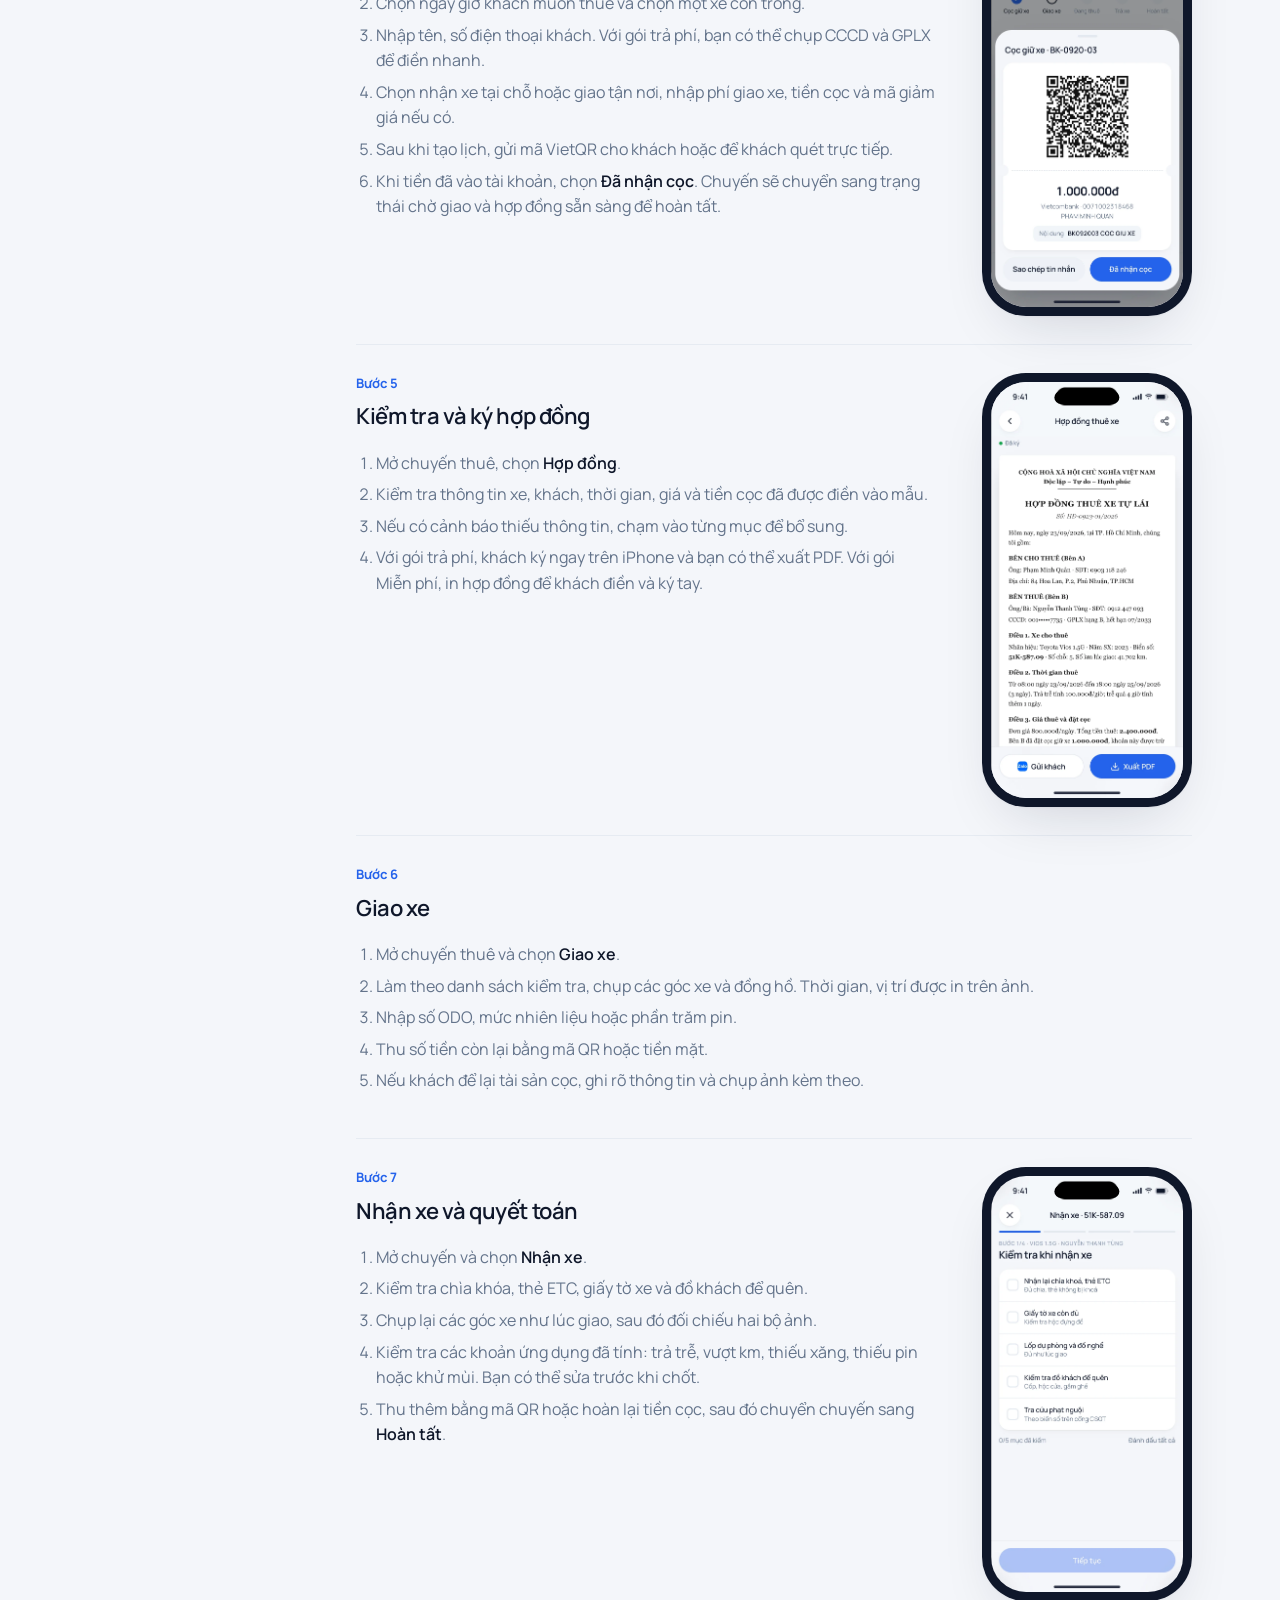
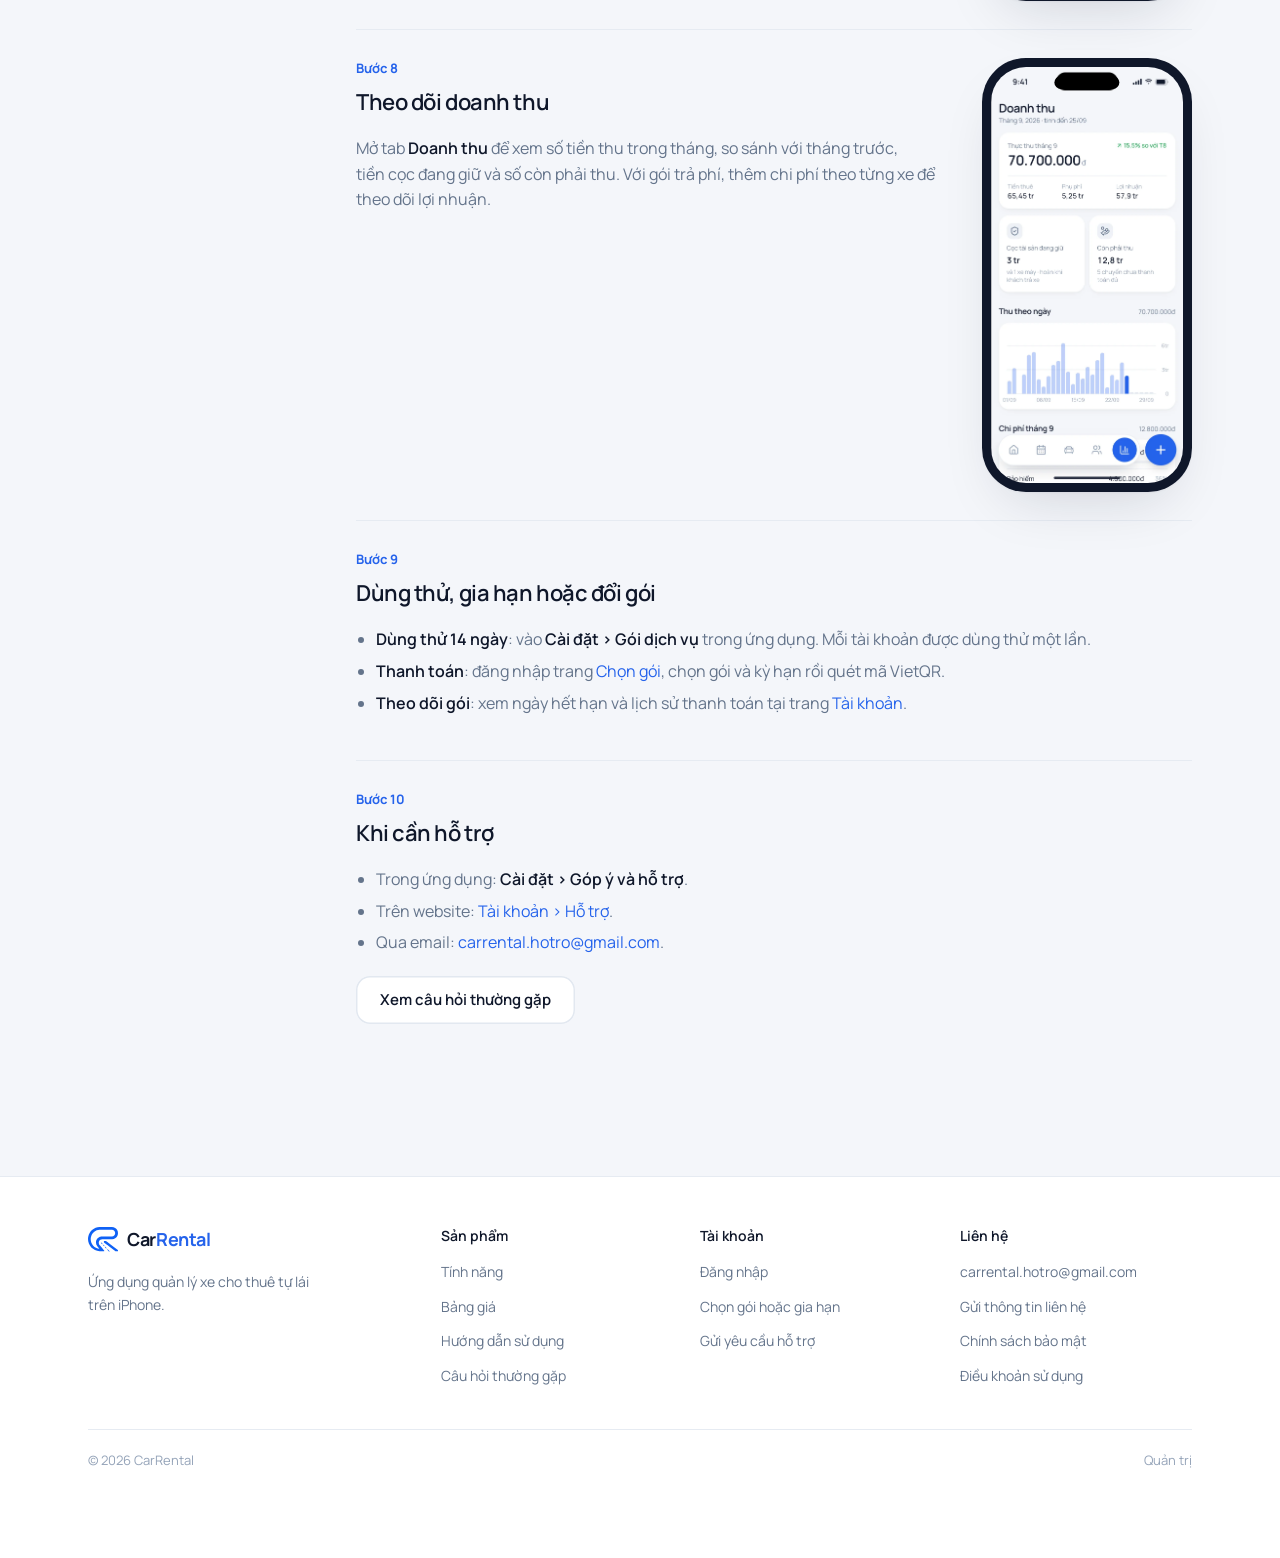
<file: huong-dan/index.html>
<!doctype html>
<html lang="vi">
<head>
<meta charset="utf-8">

<meta name="viewport" content="width=device-width, initial-scale=1, viewport-fit=cover">
<title>Hướng dẫn sử dụng CarRental từ A–Z</title>
<meta name="description" content="Hướng dẫn dùng CarRental: tạo tài khoản, thêm xe, kiểm tra xe trống, nhận cọc VietQR, làm hợp đồng, giao nhận và quyết toán chuyến thuê.">
<link rel="canonical" href="https://carrental.id.vn/huong-dan/">
<meta property="og:type" content="website">
<meta property="og:site_name" content="CarRental">
<meta property="og:locale" content="vi_VN">
<meta property="og:title" content="Hướng dẫn sử dụng CarRental từ A–Z">
<meta property="og:description" content="Hướng dẫn dùng CarRental: tạo tài khoản, thêm xe, kiểm tra xe trống, nhận cọc VietQR, làm hợp đồng, giao nhận và quyết toán chuyến thuê.">
<meta property="og:url" content="https://carrental.id.vn/huong-dan/">
<meta property="og:image" content="https://carrental.id.vn/assets/og.png">
<meta property="og:image:width" content="1200">
<meta property="og:image:height" content="630">
<meta name="twitter:card" content="summary_large_image">
<meta name="theme-color" content="#F4F6FA" media="(prefers-color-scheme: light)">
<meta name="theme-color" content="#0B1120" media="(prefers-color-scheme: dark)">
<link rel="icon" href="../favicon.svg" type="image/svg+xml">
<link rel="apple-touch-icon" href="../assets/apple-touch-icon.png">
<script>try{var t=localStorage.getItem('cr-theme');if(t==='light'||t==='dark')document.documentElement.dataset.theme=t}catch(e){}</script>
<link rel="preconnect" href="https://fonts.googleapis.com">
<link rel="preconnect" href="https://fonts.gstatic.com" crossorigin>
<link rel="stylesheet" href="https://fonts.googleapis.com/css2?family=Manrope:wght@400;500;600;700&display=swap">
<link rel="stylesheet" href="../assets/site.css?v=384101a9">



</head>
<body class="has-dock">
<a class="skip" href="#main">Bỏ qua, tới nội dung</a>
<header class="hdr"><div class="wrap">
  <a class="logo" href="../" aria-label="CarRental, trang chủ"><svg viewBox="21.077 10.416 193.176 157.869"  aria-hidden="true"> <path class="mk-band" d="M196.019 50.456C195.735 61.77 186.627 70.894 175.313 71.177L175.172 71.177C175.03 71.193 174.904 71.193 174.762 71.193C174.573 71.193 174.399 71.193 174.21 71.177L110.439 71.177C106.956 71.177 103.521 71.65 100.322 72.564C98.62 73.021 96.982 73.604 95.406 74.313C95.39 74.313 95.374 74.329 95.359 74.329C91.608 75.952 88.189 78.19 85.195 80.9C85.179 80.9 85.163 80.916 85.148 80.931C82.422 83.405 80.058 86.258 78.12 89.409C78.104 89.409 78.104 89.425 78.104 89.425C75.961 92.923 74.369 96.815 73.44 100.944L73.44 100.975C73.408 100.991 73.408 101.007 73.424 101.038C72.778 103.812 72.447 106.695 72.447 109.658C72.447 118.419 75.331 126.487 80.2 132.963L82.106 135.327C82.138 135.343 82.169 135.374 82.185 135.406L94.46 150.47C63.197 148.28 38.52 121.87 38.52 89.63C38.52 87.172 38.662 84.745 38.946 82.365C39.387 78.521 40.191 74.77 41.31 71.177C48.716 47.525 69.957 30.097 95.406 28.742L98.636 28.647L174.21 28.647C174.399 28.631 174.573 28.631 174.762 28.631C174.951 28.631 175.124 28.631 175.313 28.647C186.627 28.931 195.751 38.055 196.019 49.369C196.035 49.542 196.035 49.731 196.035 49.904C196.035 50.093 196.035 50.267 196.019 50.456M208.026 28.647C204.954 23.81 200.857 19.713 196.019 16.64C189.889 12.685 182.593 10.416 174.762 10.416L99.077 10.416C97.848 10.416 96.619 10.447 95.406 10.494C77.757 11.314 61.653 17.995 48.968 28.647C36.125 39.41 26.812 54.254 22.999 71.177C21.738 76.724 21.077 82.491 21.077 88.416C21.077 130.269 54.042 164.416 95.406 166.338C96.619 166.386 97.848 166.417 99.077 166.417L107.461 166.417L123.616 166.417C124.571 166.417 125.346 165.643 125.346 164.688L125.346 162.703C125.346 162.008 125.098 161.337 124.647 160.809L123.502 159.468L114.158 148.548L113.701 147.996L113.685 147.996L97.092 128.583C97.076 128.567 97.045 128.536 97.045 128.52C96.446 127.968 95.91 127.37 95.406 126.723C95.122 126.377 94.854 126.03 94.586 125.668C94.586 125.652 94.571 125.652 94.571 125.636C91.86 121.87 90.285 117.237 90.285 112.242C90.285 108.129 91.356 104.269 93.247 100.944C93.877 99.825 94.586 98.769 95.406 97.776C96.966 95.822 98.841 94.152 100.953 92.828C104.404 90.654 108.453 89.409 112.802 89.409L174.762 89.409C175.534 89.409 176.306 89.393 177.078 89.346C184.027 88.936 190.504 86.73 196.019 83.185C200.857 80.112 204.954 75.999 208.026 71.177C211.982 65.032 214.251 57.736 214.251 49.904C214.251 42.073 211.982 34.777 208.026 28.647" fill="currentColor"/> <path class="mk-leg" d="M214.253 159.958L214.253 164.91C214.253 165.743 213.578 166.419 212.745 166.419L199.057 166.419C198.437 166.419 197.834 166.216 197.339 165.841L196.021 164.843L159.794 137.393L151.6 131.2L146.116 127.04L144.761 126.016L134.519 118.263L125.348 111.314L124.422 110.61C123.844 110.17 123.504 109.485 123.504 108.758L123.504 102.395C123.504 101.594 124.153 100.945 124.953 100.945L136.786 100.945C137.482 100.945 138.16 101.173 138.715 101.594L148.338 108.887L151.6 111.361L154.074 113.236L168.445 124.125L196.021 145.004L213.336 158.113C213.914 158.551 214.253 159.233 214.253 159.958" fill="currentColor"/> <path class="mk-lane" style="--d:0" d="M107.016 110.927L114.647 118.946C114.908 119.221 114.899 119.654 114.627 119.918L113.164 121.334C112.887 121.603 112.444 121.592 112.18 121.31L104.446 113.051C104.165 112.751 104.207 112.274 104.535 112.028L106.102 110.851C106.382 110.641 106.775 110.673 107.016 110.927" fill="currentColor"/><path class="mk-lane" style="--d:1" d="M120.043 124.62L126.852 131.796C127.112 132.07 127.103 132.503 126.831 132.766L125.285 134.263C125.008 134.531 124.566 134.52 124.302 134.239L117.538 127.02C117.281 126.745 117.291 126.314 117.562 126.052L119.063 124.599C119.338 124.332 119.779 124.342 120.043 124.62" fill="currentColor"/><path class="mk-lane" style="--d:2" d="M132.797 138.037L140.018 145.631C140.279 145.905 140.27 146.339 139.998 146.602L138.341 148.206C138.064 148.474 137.621 148.463 137.358 148.182L130.191 140.536C129.933 140.261 129.943 139.831 130.214 139.569L131.817 138.017C132.093 137.75 132.533 137.759 132.797 138.037" fill="currentColor"/><path class="mk-lane" style="--d:3" d="M159.938 168.285L156.425 168.228C156.238 168.225 156.061 168.146 155.933 168.01L145.291 156.643C145.034 156.369 145.044 155.938 145.315 155.676L147.03 154.016C147.305 153.749 147.745 153.758 148.01 154.036L160.449 167.12C160.87 167.563 160.549 168.295 159.938 168.285" fill="currentColor"/> </svg><b>Car<span>Rental</span></b></a>
  <nav class="nav" aria-label="Chính"><a href="../tinh-nang/" >Tính năng</a><a href="../bang-gia/" >Bảng giá</a><a href="../huong-dan/" aria-current="page">Hướng dẫn sử dụng</a><a href="../cau-hoi/" >Câu hỏi thường gặp</a><a href="../lien-he/" >Liên hệ</a></nav>
  <div class="hdr-act">
    <button class="icon-btn theme-btn" type="button"></button>
    <a class="hdr-login" href="../tai-khoan/" data-login>Đăng nhập</a>
    <a class="btn sm" href="../lien-he/?muc=dung-thu">Đăng ký dùng sớm</a>
    <button class="icon-btn menu-btn" id="menu-btn" type="button" aria-label="Mở menu" aria-expanded="false" aria-controls="menu"><svg class="i" viewBox="0 0 24 24" aria-hidden="true"><path d="M4 6h16"/><path d="M4 12h16"/><path d="M4 18h16"/></svg></button>
  </div>
</div></header>
<nav class="menu" id="menu" hidden aria-label="Menu"><a href="../tinh-nang/">Tính năng</a><a href="../bang-gia/">Bảng giá</a><a href="../huong-dan/">Hướng dẫn sử dụng</a><a href="../cau-hoi/">Câu hỏi thường gặp</a><a href="../lien-he/">Liên hệ</a><a href="../tai-khoan/" data-login>Đăng nhập</a><a class="btn block" href="../lien-he/?muc=dung-thu">Đăng ký dùng sớm</a></nav>
<main id="main">
<section class="page-head">
  <div class="wrap">
    <h1 class="h-page">Hướng dẫn sử dụng CarRental từ chuyến thuê đầu tiên</h1>
    <p class="lead">Làm lần lượt theo 10 bước dưới đây để thiết lập tài khoản, thêm xe, nhận cọc, giao nhận và quyết toán trên ứng dụng.</p>
  </div>
</section>
<section class="sec" style="padding-top:28px">
  <div class="wrap guide">
    <nav class="toc" aria-label="Các bước">
      <a href="#tai-khoan">1. Tạo tài khoản</a><a href="#thiet-lap">2. Thiết lập ban đầu</a><a href="#them-xe">3. Thêm xe</a><a href="#tao-lich">4. Tạo lịch, nhận cọc</a>
      <a href="#hop-dong">5. Ký hợp đồng</a><a href="#giao-xe">6. Giao xe</a><a href="#nhan-xe">7. Nhận xe, quyết toán</a><a href="#doanh-thu">8. Doanh thu</a><a href="#goi">9. Dùng thử, gia hạn</a><a href="#ho-tro">10. Khi cần hỗ trợ</a>
    </nav>
    <div class="prose" style="max-width:none">
      <div class="step" id="tai-khoan"><div>
        <span class="n">Bước 1</span><h2>Tải ứng dụng và tạo tài khoản</h2>
        <ol>
          <li>Cài CarRental trên iPhone chạy iOS 17 trở lên. Khi mở lần đầu, xem phần giới thiệu và chọn <strong>Bắt đầu</strong>.</li>
          <li>Chọn <strong>Tạo tài khoản mới</strong>, nhập email rồi điền mã xác nhận 6 số được gửi về email. Mã có hiệu lực trong 15 phút.</li>
          <li>Nhập họ tên, số điện thoại và tạo mật khẩu từ 8 ký tự, gồm cả chữ và số. Họ tên và số điện thoại sẽ xuất hiện trên hợp đồng và mã QR.</li>
          <li>Chọn dùng thử một gói trả phí trong 14 ngày hoặc chọn <strong>Để sau</strong> để bắt đầu với gói Miễn phí.</li>
          <li>Sau lần đăng nhập đầu tiên, bạn có thể bật <strong>Face ID</strong> để khóa ứng dụng.</li>
        </ol>
      </div></div>

      <div class="step" id="thiet-lap"><div>
        <span class="n">Bước 2</span><h2>Thiết lập thông tin ban đầu</h2>
        <ul>
          <li><strong>Hồ sơ chủ xe và chữ ký</strong>: dùng để điền vào hợp đồng.</li>
          <li><strong>Tài khoản nhận tiền</strong>: chọn ngân hàng, nhập số tài khoản và tên chủ tài khoản để tạo mã VietQR.</li>
          <li><strong>Bảng giá và phụ phí</strong>: đặt phí thiếu xăng, thiếu pin, khử mùi, số km miễn phí mỗi ngày và phí vượt km.</li>
          <li><strong>Giá lễ, Tết</strong>: thêm từng đợt và mức tăng theo phần trăm. Ứng dụng có gợi ý các dịp phổ biến.</li>
          <li><strong>Thông báo</strong>: chọn thời điểm nhắc giao xe, nhận xe, giấy tờ sắp hết hạn và báo cáo cuối ngày.</li>
        </ul>
        <p>Bạn không cần hoàn tất mọi thông tin ngay. Khi tạo hợp đồng, ứng dụng sẽ nhắc những mục còn thiếu.</p>
      </div></div>

      <div class="step has-shot" id="them-xe"><div>
        <span class="n">Bước 3</span><h2>Thêm xe</h2>
        <ol>
          <li>Chạm nút <strong>+</strong> ở thanh dưới, chọn <strong>Thêm xe</strong>.</li>
          <li>Chọn dòng xe và màu xe, sau đó nhập biển số. Ứng dụng sẽ tự định dạng khi bạn gõ.</li>
          <li>Nhập giá ngày thường; nếu giá cuối tuần không khác, có thể để trống.</li>
          <li>Chụp đăng ký xe và thêm hạn đăng kiểm, bảo hiểm nếu đã có thông tin.</li>
        </ol>
        <p>Giới hạn số xe theo gói: Miễn phí 2 xe, Cơ bản 5 xe, Nâng cao 10 xe, Cao cấp không giới hạn.</p>
      </div><div class="phone "><div class="scr"><img class="l" src="../assets/screens/car-light.webp" alt="Chi tiết xe: thông số, lịch, giấy tờ" width="393" height="852" loading="lazy" decoding="async"><img class="d" src="../assets/screens/car-dark.webp" alt="" width="393" height="852" loading="lazy" decoding="async"></div></div></div>

      <div class="step has-shot" id="tao-lich"><div>
        <span class="n">Bước 4</span><h2>Tạo lịch và nhận cọc</h2>
        <ol>
          <li>Từ màn hình Tổng quan, chọn <strong>Kiểm tra xe trống</strong>.</li>
          <li>Chọn ngày giờ khách muốn thuê và chọn một xe còn trống.</li>
          <li>Nhập tên, số điện thoại khách. Với gói trả phí, bạn có thể chụp CCCD và GPLX để điền nhanh.</li>
          <li>Chọn nhận xe tại chỗ hoặc giao tận nơi, nhập phí giao xe, tiền cọc và mã giảm giá nếu có.</li>
          <li>Sau khi tạo lịch, gửi mã VietQR cho khách hoặc để khách quét trực tiếp.</li>
          <li>Khi tiền đã vào tài khoản, chọn <strong>Đã nhận cọc</strong>. Chuyến sẽ chuyển sang trạng thái chờ giao và hợp đồng sẵn sàng để hoàn tất.</li>
        </ol>
      </div><div class="phone "><div class="scr"><img class="l" src="../assets/screens/holdqr-light.webp" alt="Mã VietQR cọc giữ xe" width="393" height="852" loading="lazy" decoding="async"><img class="d" src="../assets/screens/holdqr-dark.webp" alt="" width="393" height="852" loading="lazy" decoding="async"></div></div></div>

      <div class="step has-shot" id="hop-dong"><div>
        <span class="n">Bước 5</span><h2>Kiểm tra và ký hợp đồng</h2>
        <ol>
          <li>Mở chuyến thuê, chọn <strong>Hợp đồng</strong>.</li>
          <li>Kiểm tra thông tin xe, khách, thời gian, giá và tiền cọc đã được điền vào mẫu.</li>
          <li>Nếu có cảnh báo thiếu thông tin, chạm vào từng mục để bổ sung.</li>
          <li>Với gói trả phí, khách ký ngay trên iPhone và bạn có thể xuất PDF. Với gói Miễn phí, in hợp đồng để khách điền và ký tay.</li>
        </ol>
      </div><div class="phone "><div class="scr"><img class="l" src="../assets/screens/contract-light.webp" alt="Hợp đồng thuê xe tự lái điền sẵn" width="393" height="852" loading="lazy" decoding="async"><img class="d" src="../assets/screens/contract-dark.webp" alt="" width="393" height="852" loading="lazy" decoding="async"></div></div></div>

      <div class="step" id="giao-xe"><div>
        <span class="n">Bước 6</span><h2>Giao xe</h2>
        <ol>
          <li>Mở chuyến thuê và chọn <strong>Giao xe</strong>.</li>
          <li>Làm theo danh sách kiểm tra, chụp các góc xe và đồng hồ. Thời gian, vị trí được in trên ảnh.</li>
          <li>Nhập số ODO, mức nhiên liệu hoặc phần trăm pin.</li>
          <li>Thu số tiền còn lại bằng mã QR hoặc tiền mặt.</li>
          <li>Nếu khách để lại tài sản cọc, ghi rõ thông tin và chụp ảnh kèm theo.</li>
        </ol>
      </div></div>

      <div class="step has-shot" id="nhan-xe"><div>
        <span class="n">Bước 7</span><h2>Nhận xe và quyết toán</h2>
        <ol>
          <li>Mở chuyến và chọn <strong>Nhận xe</strong>.</li>
          <li>Kiểm tra chìa khóa, thẻ ETC, giấy tờ xe và đồ khách để quên.</li>
          <li>Chụp lại các góc xe như lúc giao, sau đó đối chiếu hai bộ ảnh.</li>
          <li>Kiểm tra các khoản ứng dụng đã tính: trả trễ, vượt km, thiếu xăng, thiếu pin hoặc khử mùi. Bạn có thể sửa trước khi chốt.</li>
          <li>Thu thêm bằng mã QR hoặc hoàn lại tiền cọc, sau đó chuyển chuyến sang <strong>Hoàn tất</strong>.</li>
        </ol>
      </div><div class="phone "><div class="scr"><img class="l" src="../assets/screens/returnCar-light.webp" alt="Kiểm tra khi nhận xe" width="393" height="852" loading="lazy" decoding="async"><img class="d" src="../assets/screens/returnCar-dark.webp" alt="" width="393" height="852" loading="lazy" decoding="async"></div></div></div>

      <div class="step has-shot" id="doanh-thu"><div>
        <span class="n">Bước 8</span><h2>Theo dõi doanh thu</h2>
        <p>Mở tab <strong>Doanh thu</strong> để xem số tiền thu trong tháng, so sánh với tháng trước, tiền cọc đang giữ và số còn phải thu. Với gói trả phí, thêm chi phí theo từng xe để theo dõi lợi nhuận.</p>
      </div><div class="phone "><div class="scr"><img class="l" src="../assets/screens/revenue-light.webp" alt="Màn Doanh thu theo tháng" width="393" height="852" loading="lazy" decoding="async"><img class="d" src="../assets/screens/revenue-dark.webp" alt="" width="393" height="852" loading="lazy" decoding="async"></div></div></div>

      <div class="step" id="goi"><div>
        <span class="n">Bước 9</span><h2>Dùng thử, gia hạn hoặc đổi gói</h2>
        <ul>
          <li><strong>Dùng thử 14 ngày</strong>: vào <strong>Cài đặt › Gói dịch vụ</strong> trong ứng dụng. Mỗi tài khoản được dùng thử một lần.</li>
          <li><strong>Thanh toán</strong>: đăng nhập trang <a href="../goi/">Chọn gói</a>, chọn gói và kỳ hạn rồi quét mã VietQR.</li>
          <li><strong>Theo dõi gói</strong>: xem ngày hết hạn và lịch sử thanh toán tại trang <a href="../tai-khoan/">Tài khoản</a>.</li>
        </ul>
      </div></div>

      <div class="step" id="ho-tro"><div>
        <span class="n">Bước 10</span><h2>Khi cần hỗ trợ</h2>
        <ul>
          <li>Trong ứng dụng: <strong>Cài đặt › Góp ý và hỗ trợ</strong>.</li>
          <li>Trên website: <a href="../tai-khoan/#ho-tro">Tài khoản › Hỗ trợ</a>.</li>
          <li>Qua email: <a href="mailto:carrental.hotro@gmail.com">carrental.hotro@gmail.com</a>.</li>
        </ul>
        <p style="margin-top:20px"><a class="btn line" href="../cau-hoi/">Xem câu hỏi thường gặp</a></p>
      </div></div>
    </div>
  </div>
</section>
</main>
<footer class="ftr"><div class="wrap">
  <div class="ftr-grid">
    <div class="ftr-brand"><a class="logo" href="../"><svg viewBox="21.077 10.416 193.176 157.869"  aria-hidden="true"> <path class="mk-band" d="M196.019 50.456C195.735 61.77 186.627 70.894 175.313 71.177L175.172 71.177C175.03 71.193 174.904 71.193 174.762 71.193C174.573 71.193 174.399 71.193 174.21 71.177L110.439 71.177C106.956 71.177 103.521 71.65 100.322 72.564C98.62 73.021 96.982 73.604 95.406 74.313C95.39 74.313 95.374 74.329 95.359 74.329C91.608 75.952 88.189 78.19 85.195 80.9C85.179 80.9 85.163 80.916 85.148 80.931C82.422 83.405 80.058 86.258 78.12 89.409C78.104 89.409 78.104 89.425 78.104 89.425C75.961 92.923 74.369 96.815 73.44 100.944L73.44 100.975C73.408 100.991 73.408 101.007 73.424 101.038C72.778 103.812 72.447 106.695 72.447 109.658C72.447 118.419 75.331 126.487 80.2 132.963L82.106 135.327C82.138 135.343 82.169 135.374 82.185 135.406L94.46 150.47C63.197 148.28 38.52 121.87 38.52 89.63C38.52 87.172 38.662 84.745 38.946 82.365C39.387 78.521 40.191 74.77 41.31 71.177C48.716 47.525 69.957 30.097 95.406 28.742L98.636 28.647L174.21 28.647C174.399 28.631 174.573 28.631 174.762 28.631C174.951 28.631 175.124 28.631 175.313 28.647C186.627 28.931 195.751 38.055 196.019 49.369C196.035 49.542 196.035 49.731 196.035 49.904C196.035 50.093 196.035 50.267 196.019 50.456M208.026 28.647C204.954 23.81 200.857 19.713 196.019 16.64C189.889 12.685 182.593 10.416 174.762 10.416L99.077 10.416C97.848 10.416 96.619 10.447 95.406 10.494C77.757 11.314 61.653 17.995 48.968 28.647C36.125 39.41 26.812 54.254 22.999 71.177C21.738 76.724 21.077 82.491 21.077 88.416C21.077 130.269 54.042 164.416 95.406 166.338C96.619 166.386 97.848 166.417 99.077 166.417L107.461 166.417L123.616 166.417C124.571 166.417 125.346 165.643 125.346 164.688L125.346 162.703C125.346 162.008 125.098 161.337 124.647 160.809L123.502 159.468L114.158 148.548L113.701 147.996L113.685 147.996L97.092 128.583C97.076 128.567 97.045 128.536 97.045 128.52C96.446 127.968 95.91 127.37 95.406 126.723C95.122 126.377 94.854 126.03 94.586 125.668C94.586 125.652 94.571 125.652 94.571 125.636C91.86 121.87 90.285 117.237 90.285 112.242C90.285 108.129 91.356 104.269 93.247 100.944C93.877 99.825 94.586 98.769 95.406 97.776C96.966 95.822 98.841 94.152 100.953 92.828C104.404 90.654 108.453 89.409 112.802 89.409L174.762 89.409C175.534 89.409 176.306 89.393 177.078 89.346C184.027 88.936 190.504 86.73 196.019 83.185C200.857 80.112 204.954 75.999 208.026 71.177C211.982 65.032 214.251 57.736 214.251 49.904C214.251 42.073 211.982 34.777 208.026 28.647" fill="currentColor"/> <path class="mk-leg" d="M214.253 159.958L214.253 164.91C214.253 165.743 213.578 166.419 212.745 166.419L199.057 166.419C198.437 166.419 197.834 166.216 197.339 165.841L196.021 164.843L159.794 137.393L151.6 131.2L146.116 127.04L144.761 126.016L134.519 118.263L125.348 111.314L124.422 110.61C123.844 110.17 123.504 109.485 123.504 108.758L123.504 102.395C123.504 101.594 124.153 100.945 124.953 100.945L136.786 100.945C137.482 100.945 138.16 101.173 138.715 101.594L148.338 108.887L151.6 111.361L154.074 113.236L168.445 124.125L196.021 145.004L213.336 158.113C213.914 158.551 214.253 159.233 214.253 159.958" fill="currentColor"/> <path class="mk-lane" style="--d:0" d="M107.016 110.927L114.647 118.946C114.908 119.221 114.899 119.654 114.627 119.918L113.164 121.334C112.887 121.603 112.444 121.592 112.18 121.31L104.446 113.051C104.165 112.751 104.207 112.274 104.535 112.028L106.102 110.851C106.382 110.641 106.775 110.673 107.016 110.927" fill="currentColor"/><path class="mk-lane" style="--d:1" d="M120.043 124.62L126.852 131.796C127.112 132.07 127.103 132.503 126.831 132.766L125.285 134.263C125.008 134.531 124.566 134.52 124.302 134.239L117.538 127.02C117.281 126.745 117.291 126.314 117.562 126.052L119.063 124.599C119.338 124.332 119.779 124.342 120.043 124.62" fill="currentColor"/><path class="mk-lane" style="--d:2" d="M132.797 138.037L140.018 145.631C140.279 145.905 140.27 146.339 139.998 146.602L138.341 148.206C138.064 148.474 137.621 148.463 137.358 148.182L130.191 140.536C129.933 140.261 129.943 139.831 130.214 139.569L131.817 138.017C132.093 137.75 132.533 137.759 132.797 138.037" fill="currentColor"/><path class="mk-lane" style="--d:3" d="M159.938 168.285L156.425 168.228C156.238 168.225 156.061 168.146 155.933 168.01L145.291 156.643C145.034 156.369 145.044 155.938 145.315 155.676L147.03 154.016C147.305 153.749 147.745 153.758 148.01 154.036L160.449 167.12C160.87 167.563 160.549 168.295 159.938 168.285" fill="currentColor"/> </svg><b>Car<span>Rental</span></b></a><p>Ứng dụng quản lý xe cho thuê tự lái trên iPhone.</p></div>
    <div><h3>Sản phẩm</h3><ul><li><a href="../tinh-nang/">Tính năng</a></li><li><a href="../bang-gia/">Bảng giá</a></li><li><a href="../huong-dan/">Hướng dẫn sử dụng</a></li><li><a href="../cau-hoi/">Câu hỏi thường gặp</a></li></ul></div>
    <div><h3>Tài khoản</h3><ul><li><a href="../tai-khoan/">Đăng nhập</a></li><li><a href="../goi/">Chọn gói hoặc gia hạn</a></li><li><a href="../tai-khoan/#ho-tro">Gửi yêu cầu hỗ trợ</a></li></ul></div>
    <div><h3>Liên hệ</h3><ul><li><a href="mailto:carrental.hotro@gmail.com">carrental.hotro@gmail.com</a></li><li><a href="../lien-he/">Gửi thông tin liên hệ</a></li><li><a href="../privacy.html">Chính sách bảo mật</a></li><li><a href="../terms.html">Điều khoản sử dụng</a></li></ul></div>
  </div>
  <div class="ftr-bottom"><span>© 2026 CarRental</span><span><a href="../admin/">Quản trị</a></span></div>
</div></footer>
<div class="dock"><div class="dock-in"><div class="dock-txt"><b>Miễn phí cho tối đa 2 xe</b><span>Dùng thử gói trả phí 14 ngày</span></div><a class="btn" href="../lien-he/?muc=dung-thu">Đăng ký dùng sớm</a></div></div>
<div class="toast" id="toast" role="status" aria-live="polite"></div>
<script>const CFG={"sbUrl":"https://epiapzuitzwkexndmvbp.supabase.co","sbKey":"sb_publishable_BATsaw6NBY3k6zo9tO2pNw_uOJ0Z9gB","support":"carrental.hotro@gmail.com","root":"../","icons":{"sun":"<circle cx=\"12\" cy=\"12\" r=\"4\"/><path d=\"M12 2v2\"/><path d=\"M12 20v2\"/><path d=\"m4.93 4.93 1.41 1.41\"/><path d=\"m17.66 17.66 1.41 1.41\"/><path d=\"M2 12h2\"/><path d=\"M20 12h2\"/><path d=\"m6.34 17.66-1.41 1.41\"/><path d=\"m19.07 4.93-1.41 1.41\"/>","moon":"<path d=\"M12 3a6 6 0 0 0 9 9 9 9 0 1 1-9-9Z\"/>","x":"<path d=\"M18 6 6 18\"/><path d=\"m6 6 12 12\"/>","menu":"<path d=\"M4 6h16\"/><path d=\"M4 12h16\"/><path d=\"M4 18h16\"/>","check":"<path d=\"M20 6 9 17l-5-5\"/>","checkc":"<circle cx=\"12\" cy=\"12\" r=\"10\"/><path d=\"m9 12 2 2 4-4\"/>","right":"<path d=\"m9 18 6-6-6-6\"/>","left":"<path d=\"m15 18-6-6 6-6\"/>","mail":"<rect width=\"20\" height=\"16\" x=\"2\" y=\"4\" rx=\"2\"/><path d=\"m22 7-8.97 5.7a1.94 1.94 0 0 1-2.06 0L2 7\"/>","msg":"<path d=\"M7.9 20A9 9 0 1 0 4 16.1L2 22Z\"/>","receipt":"<path d=\"M4 2v20l2-1 2 1 2-1 2 1 2-1 2 1 2-1 2 1V2l-2 1-2-1-2 1-2-1-2 1-2-1-2 1Z\"/><path d=\"M16 8h-6a2 2 0 1 0 0 4h4a2 2 0 1 1 0 4H8\"/><path d=\"M12 17.5v-11\"/>","star":"<path d=\"M11.525 2.295a.53.53 0 0 1 .95 0l2.31 4.679a2.123 2.123 0 0 0 1.595 1.16l5.166.756a.53.53 0 0 1 .294.904l-3.736 3.638a2.123 2.123 0 0 0-.611 1.878l.882 5.14a.53.53 0 0 1-.771.56l-4.618-2.428a2.122 2.122 0 0 0-1.973 0L6.396 21.01a.53.53 0 0 1-.77-.56l.881-5.139a2.122 2.122 0 0 0-.611-1.879L2.16 9.795a.53.53 0 0 1 .294-.906l5.165-.755a2.122 2.122 0 0 0 1.597-1.16z\"/>","user":"<circle cx=\"12\" cy=\"8\" r=\"5\"/><path d=\"M20 21a8 8 0 0 0-16 0\"/>","bellring":"<path d=\"M6 8a6 6 0 0 1 12 0c0 7 3 9 3 9H3s3-2 3-9\"/><path d=\"M10.3 21a1.94 1.94 0 0 0 3.4 0\"/><path d=\"M4 2C2.8 3.7 2 5.7 2 8\"/><path d=\"M22 8c0-2.3-.8-4.3-2-6\"/>","logout":"<path d=\"M9 21H5a2 2 0 0 1-2-2V5a2 2 0 0 1 2-2h4\"/><polyline points=\"16 17 21 12 16 7\"/><line x1=\"21\" x2=\"9\" y1=\"12\" y2=\"12\"/>","lock":"<rect width=\"18\" height=\"11\" x=\"3\" y=\"11\" rx=\"2\" ry=\"2\"/><path d=\"M7 11V7a5 5 0 0 1 10 0v4\"/>","car":"<path d=\"m21 8-2 2-1.5-3.7A2 2 0 0 0 15.646 5H8.4a2 2 0 0 0-1.903 1.257L5 10 3 8\"/><path d=\"M7 14h.01\"/><path d=\"M17 14h.01\"/><rect width=\"18\" height=\"8\" x=\"3\" y=\"10\" rx=\"2\"/><path d=\"M5 18v2\"/><path d=\"M19 18v2\"/>","download":"<path d=\"M21 15v4a2 2 0 0 1-2 2H5a2 2 0 0 1-2-2v-4\"/><polyline points=\"7 10 12 15 17 10\"/><line x1=\"12\" x2=\"12\" y1=\"15\" y2=\"3\"/>","info":"<circle cx=\"12\" cy=\"12\" r=\"10\"/><path d=\"M12 16v-4\"/><path d=\"M12 8h.01\"/>","alert":"<path d=\"m21.73 18-8-14a2 2 0 0 0-3.48 0l-8 14A2 2 0 0 0 4 21h16a2 2 0 0 0 1.73-3\"/><path d=\"M12 9v4\"/><path d=\"M12 17h.01\"/>","clock":"<circle cx=\"12\" cy=\"12\" r=\"10\"/><polyline points=\"12 6 12 12 16 14\"/>"}};</script>
<script src="../assets/site.js?v=d349e5ab"></script>

</body>
</html>
</file>
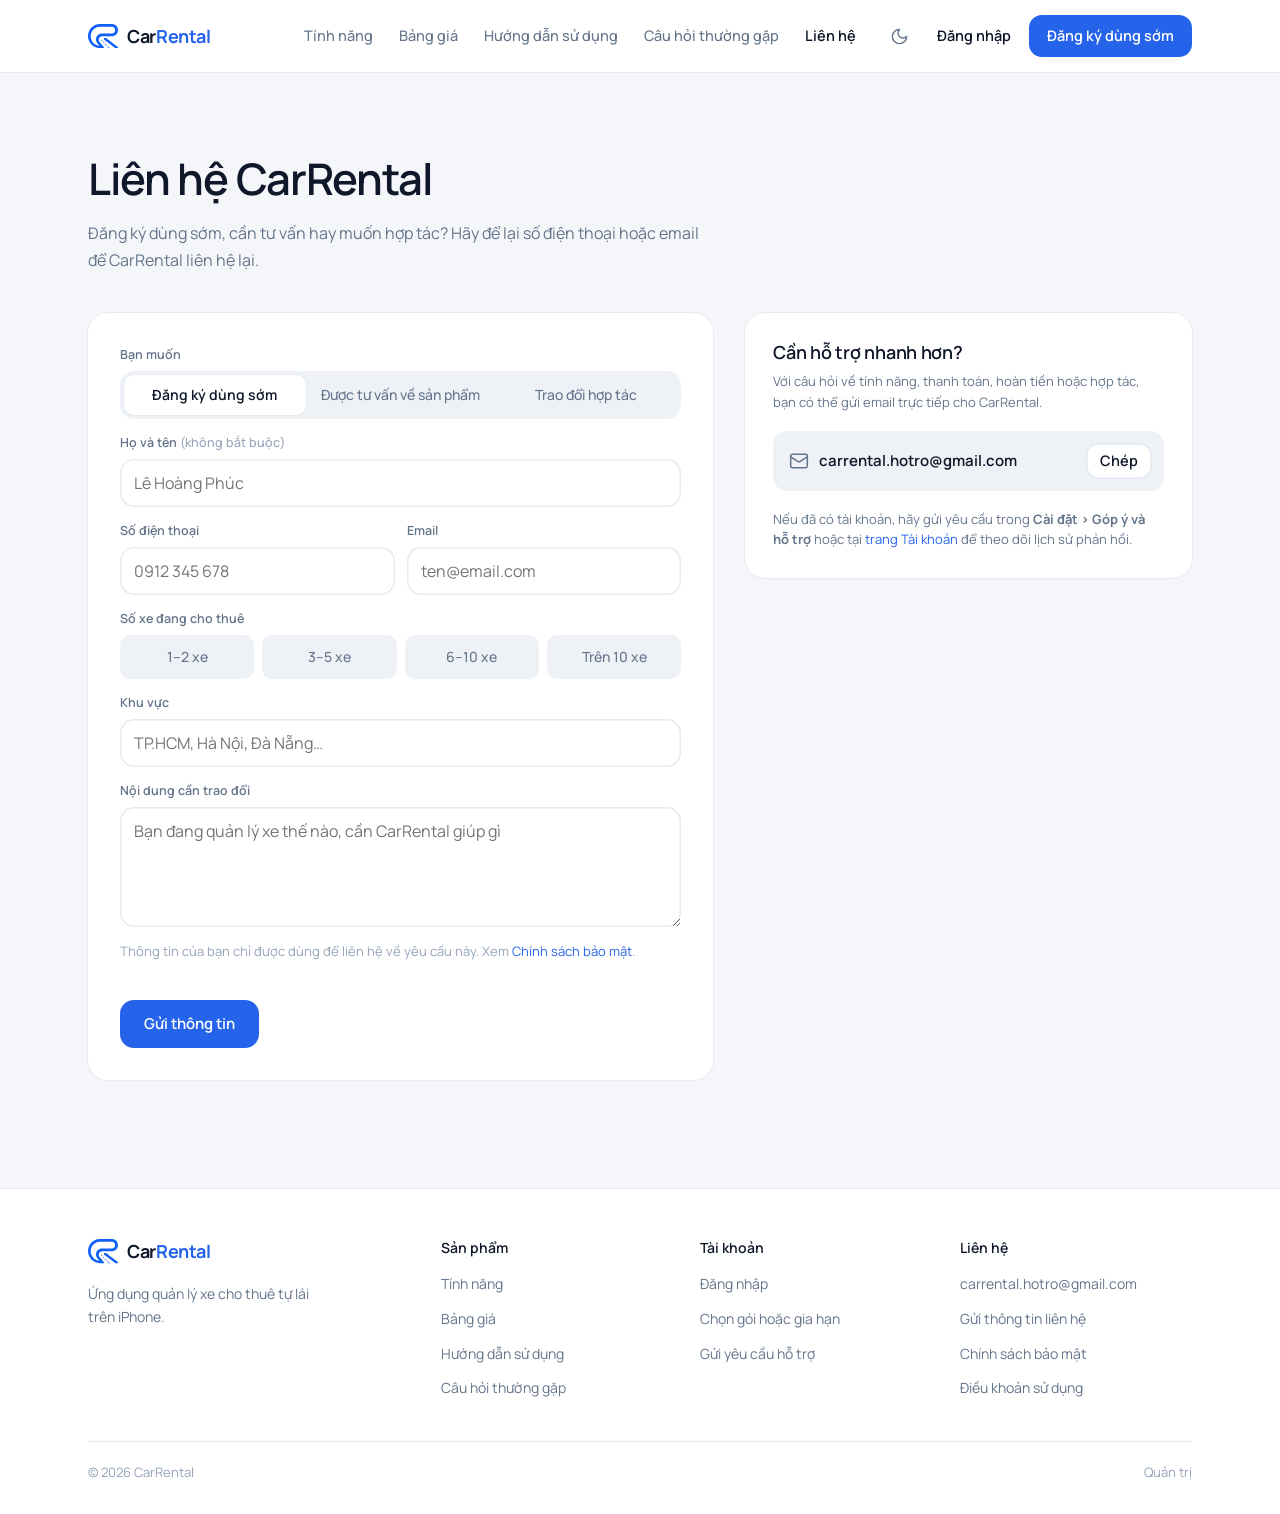
<file: lien-he/index.html>
<!doctype html>
<html lang="vi">
<head>
<meta charset="utf-8">

<meta name="viewport" content="width=device-width, initial-scale=1, viewport-fit=cover">
<title>Liên hệ và đăng ký dùng sớm CarRental</title>
<meta name="description" content="Đăng ký dùng sớm CarRental hoặc gửi câu hỏi về tính năng, bảng giá và hợp tác. Đội ngũ CarRental sẽ liên hệ lại qua điện thoại hoặc email.">
<link rel="canonical" href="https://carrental.id.vn/lien-he/">
<meta property="og:type" content="website">
<meta property="og:site_name" content="CarRental">
<meta property="og:locale" content="vi_VN">
<meta property="og:title" content="Liên hệ và đăng ký dùng sớm CarRental">
<meta property="og:description" content="Đăng ký dùng sớm CarRental hoặc gửi câu hỏi về tính năng, bảng giá và hợp tác. Đội ngũ CarRental sẽ liên hệ lại qua điện thoại hoặc email.">
<meta property="og:url" content="https://carrental.id.vn/lien-he/">
<meta property="og:image" content="https://carrental.id.vn/assets/og.png">
<meta property="og:image:width" content="1200">
<meta property="og:image:height" content="630">
<meta name="twitter:card" content="summary_large_image">
<meta name="theme-color" content="#F4F6FA" media="(prefers-color-scheme: light)">
<meta name="theme-color" content="#0B1120" media="(prefers-color-scheme: dark)">
<link rel="icon" href="../favicon.svg" type="image/svg+xml">
<link rel="apple-touch-icon" href="../assets/apple-touch-icon.png">
<script>try{var t=localStorage.getItem('cr-theme');if(t==='light'||t==='dark')document.documentElement.dataset.theme=t}catch(e){}</script>
<link rel="preconnect" href="https://fonts.googleapis.com">
<link rel="preconnect" href="https://fonts.gstatic.com" crossorigin>
<link rel="stylesheet" href="https://fonts.googleapis.com/css2?family=Manrope:wght@400;500;600;700&display=swap">
<link rel="stylesheet" href="../assets/site.css?v=384101a9">
<style>.contact { display: grid; gap: 20px; }
@media (min-width: 1024px) { .contact { grid-template-columns: 7fr 5fr; gap: 32px; align-items: start; } }
.contact form.card, #lead-done { padding: 32px; }
@media (max-width: 600px) { .contact form.card, #lead-done { padding: 22px; } }
/* Nút chọn một (bản Stitch): nền xám, mục đang chọn nền trắng; số xe đang chọn nền xanh */
.pick { display: grid; grid-auto-flow: column; grid-auto-columns: 1fr; gap: 4px; background: var(--surface-2); border-radius: 14px; padding: 4px; }
.pick button { min-height: 40px; border-radius: 10px; font-size: 14px; font-weight: 500; color: var(--ink-2); padding: 8px; line-height: 1.25; }
/* Chữ lựa chọn dài ("Được tư vấn về sản phẩm"): điện thoại xếp dọc */
@media (max-width: 600px) { .pick:not(.solid) { grid-auto-flow: row; } }
.pick button.on { background: var(--surface); color: var(--ink); font-weight: 600; box-shadow: var(--shadow); }
.pick.solid { background: none; padding: 0; gap: 8px; }
.pick.solid button { background: var(--surface-2); min-height: 44px; }
.pick.solid button.on { background: var(--primary); color: var(--on-primary); box-shadow: none; }
@media (max-width: 600px) { .pick.solid { grid-auto-flow: row; grid-template-columns: 1fr 1fr; } }
.field .opt { color: var(--ink-3); font-weight: 500; }
.done-ic { width: 52px; height: 52px; border-radius: 16px; display: grid; place-items: center; background: color-mix(in srgb, var(--ok) 14%, transparent); color: var(--ok); margin-bottom: 14px; }
.side .mailrow { display: flex; align-items: center; justify-content: space-between; gap: 10px; background: var(--surface-2); border-radius: 14px; padding: 12px 12px 12px 16px; margin-top: 18px; }
.side .mailrow span { display: flex; gap: 10px; align-items: center; font-weight: 600; font-size: 15px; word-break: break-all; }
.side .mailrow .i { color: var(--ink-2); flex: none; }</style>


</head>
<body>
<a class="skip" href="#main">Bỏ qua, tới nội dung</a>
<header class="hdr"><div class="wrap">
  <a class="logo" href="../" aria-label="CarRental, trang chủ"><svg viewBox="21.077 10.416 193.176 157.869"  aria-hidden="true"> <path class="mk-band" d="M196.019 50.456C195.735 61.77 186.627 70.894 175.313 71.177L175.172 71.177C175.03 71.193 174.904 71.193 174.762 71.193C174.573 71.193 174.399 71.193 174.21 71.177L110.439 71.177C106.956 71.177 103.521 71.65 100.322 72.564C98.62 73.021 96.982 73.604 95.406 74.313C95.39 74.313 95.374 74.329 95.359 74.329C91.608 75.952 88.189 78.19 85.195 80.9C85.179 80.9 85.163 80.916 85.148 80.931C82.422 83.405 80.058 86.258 78.12 89.409C78.104 89.409 78.104 89.425 78.104 89.425C75.961 92.923 74.369 96.815 73.44 100.944L73.44 100.975C73.408 100.991 73.408 101.007 73.424 101.038C72.778 103.812 72.447 106.695 72.447 109.658C72.447 118.419 75.331 126.487 80.2 132.963L82.106 135.327C82.138 135.343 82.169 135.374 82.185 135.406L94.46 150.47C63.197 148.28 38.52 121.87 38.52 89.63C38.52 87.172 38.662 84.745 38.946 82.365C39.387 78.521 40.191 74.77 41.31 71.177C48.716 47.525 69.957 30.097 95.406 28.742L98.636 28.647L174.21 28.647C174.399 28.631 174.573 28.631 174.762 28.631C174.951 28.631 175.124 28.631 175.313 28.647C186.627 28.931 195.751 38.055 196.019 49.369C196.035 49.542 196.035 49.731 196.035 49.904C196.035 50.093 196.035 50.267 196.019 50.456M208.026 28.647C204.954 23.81 200.857 19.713 196.019 16.64C189.889 12.685 182.593 10.416 174.762 10.416L99.077 10.416C97.848 10.416 96.619 10.447 95.406 10.494C77.757 11.314 61.653 17.995 48.968 28.647C36.125 39.41 26.812 54.254 22.999 71.177C21.738 76.724 21.077 82.491 21.077 88.416C21.077 130.269 54.042 164.416 95.406 166.338C96.619 166.386 97.848 166.417 99.077 166.417L107.461 166.417L123.616 166.417C124.571 166.417 125.346 165.643 125.346 164.688L125.346 162.703C125.346 162.008 125.098 161.337 124.647 160.809L123.502 159.468L114.158 148.548L113.701 147.996L113.685 147.996L97.092 128.583C97.076 128.567 97.045 128.536 97.045 128.52C96.446 127.968 95.91 127.37 95.406 126.723C95.122 126.377 94.854 126.03 94.586 125.668C94.586 125.652 94.571 125.652 94.571 125.636C91.86 121.87 90.285 117.237 90.285 112.242C90.285 108.129 91.356 104.269 93.247 100.944C93.877 99.825 94.586 98.769 95.406 97.776C96.966 95.822 98.841 94.152 100.953 92.828C104.404 90.654 108.453 89.409 112.802 89.409L174.762 89.409C175.534 89.409 176.306 89.393 177.078 89.346C184.027 88.936 190.504 86.73 196.019 83.185C200.857 80.112 204.954 75.999 208.026 71.177C211.982 65.032 214.251 57.736 214.251 49.904C214.251 42.073 211.982 34.777 208.026 28.647" fill="currentColor"/> <path class="mk-leg" d="M214.253 159.958L214.253 164.91C214.253 165.743 213.578 166.419 212.745 166.419L199.057 166.419C198.437 166.419 197.834 166.216 197.339 165.841L196.021 164.843L159.794 137.393L151.6 131.2L146.116 127.04L144.761 126.016L134.519 118.263L125.348 111.314L124.422 110.61C123.844 110.17 123.504 109.485 123.504 108.758L123.504 102.395C123.504 101.594 124.153 100.945 124.953 100.945L136.786 100.945C137.482 100.945 138.16 101.173 138.715 101.594L148.338 108.887L151.6 111.361L154.074 113.236L168.445 124.125L196.021 145.004L213.336 158.113C213.914 158.551 214.253 159.233 214.253 159.958" fill="currentColor"/> <path class="mk-lane" style="--d:0" d="M107.016 110.927L114.647 118.946C114.908 119.221 114.899 119.654 114.627 119.918L113.164 121.334C112.887 121.603 112.444 121.592 112.18 121.31L104.446 113.051C104.165 112.751 104.207 112.274 104.535 112.028L106.102 110.851C106.382 110.641 106.775 110.673 107.016 110.927" fill="currentColor"/><path class="mk-lane" style="--d:1" d="M120.043 124.62L126.852 131.796C127.112 132.07 127.103 132.503 126.831 132.766L125.285 134.263C125.008 134.531 124.566 134.52 124.302 134.239L117.538 127.02C117.281 126.745 117.291 126.314 117.562 126.052L119.063 124.599C119.338 124.332 119.779 124.342 120.043 124.62" fill="currentColor"/><path class="mk-lane" style="--d:2" d="M132.797 138.037L140.018 145.631C140.279 145.905 140.27 146.339 139.998 146.602L138.341 148.206C138.064 148.474 137.621 148.463 137.358 148.182L130.191 140.536C129.933 140.261 129.943 139.831 130.214 139.569L131.817 138.017C132.093 137.75 132.533 137.759 132.797 138.037" fill="currentColor"/><path class="mk-lane" style="--d:3" d="M159.938 168.285L156.425 168.228C156.238 168.225 156.061 168.146 155.933 168.01L145.291 156.643C145.034 156.369 145.044 155.938 145.315 155.676L147.03 154.016C147.305 153.749 147.745 153.758 148.01 154.036L160.449 167.12C160.87 167.563 160.549 168.295 159.938 168.285" fill="currentColor"/> </svg><b>Car<span>Rental</span></b></a>
  <nav class="nav" aria-label="Chính"><a href="../tinh-nang/" >Tính năng</a><a href="../bang-gia/" >Bảng giá</a><a href="../huong-dan/" >Hướng dẫn sử dụng</a><a href="../cau-hoi/" >Câu hỏi thường gặp</a><a href="../lien-he/" aria-current="page">Liên hệ</a></nav>
  <div class="hdr-act">
    <button class="icon-btn theme-btn" type="button"></button>
    <a class="hdr-login" href="../tai-khoan/" data-login>Đăng nhập</a>
    <a class="btn sm" href="../lien-he/?muc=dung-thu">Đăng ký dùng sớm</a>
    <button class="icon-btn menu-btn" id="menu-btn" type="button" aria-label="Mở menu" aria-expanded="false" aria-controls="menu"><svg class="i" viewBox="0 0 24 24" aria-hidden="true"><path d="M4 6h16"/><path d="M4 12h16"/><path d="M4 18h16"/></svg></button>
  </div>
</div></header>
<nav class="menu" id="menu" hidden aria-label="Menu"><a href="../tinh-nang/">Tính năng</a><a href="../bang-gia/">Bảng giá</a><a href="../huong-dan/">Hướng dẫn sử dụng</a><a href="../cau-hoi/">Câu hỏi thường gặp</a><a href="../lien-he/">Liên hệ</a><a href="../tai-khoan/" data-login>Đăng nhập</a><a class="btn block" href="../lien-he/?muc=dung-thu">Đăng ký dùng sớm</a></nav>
<main id="main">
<section class="page-head">
  <div class="wrap">
    <h1 class="h-page" id="lh-title">Liên hệ CarRental</h1>
    <p class="lead" id="lh-lead">Đăng ký dùng sớm, cần tư vấn hay muốn hợp tác? Hãy để lại số điện thoại hoặc email để CarRental liên hệ lại.</p>
  </div>
</section>
<section class="sec" style="padding-top:24px">
  <div class="wrap contact">
    <div>
      <form class="card" id="lead" novalidate>
        <div class="field"><label>Bạn muốn</label>
          <div class="pick" data-pick="kind"><button type="button" data-v="trial" class="on">Đăng ký dùng sớm</button><button type="button" data-v="contact">Được tư vấn về sản phẩm</button><button type="button" data-v="partner">Trao đổi hợp tác</button></div></div>
        <div class="field"><label for="f-name">Họ và tên <span class="opt">(không bắt buộc)</span></label><input class="input" id="f-name" autocomplete="name" maxlength="80" placeholder="Lê Hoàng Phúc"></div>
        <div class="form-2">
          <div class="field"><label for="f-phone">Số điện thoại</label><input class="input" id="f-phone" type="tel" inputmode="tel" autocomplete="tel" maxlength="15" placeholder="0912 345 678"></div>
          <div class="field"><label for="f-email">Email</label><input class="input" id="f-email" type="email" autocomplete="email" maxlength="120" placeholder="ten@email.com"></div>
        </div>
        <div class="field"><label>Số xe đang cho thuê</label>
          <div class="pick solid" data-pick="cars"><button type="button" data-v="1">1–2 xe</button><button type="button" data-v="3">3–5 xe</button><button type="button" data-v="6">6–10 xe</button><button type="button" data-v="11">Trên 10 xe</button></div></div>
        <div class="field"><label for="f-city">Khu vực</label><input class="input" id="f-city" placeholder="TP.HCM, Hà Nội, Đà Nẵng…" maxlength="80" autocomplete="address-level1"></div>
        <div class="field"><label for="f-msg">Nội dung cần trao đổi</label><textarea class="input" id="f-msg" maxlength="2000" placeholder="Bạn đang quản lý xe thế nào, cần CarRental giúp gì"></textarea></div>
        <label class="hp" aria-hidden="true">Website <input id="f-web" tabindex="-1" autocomplete="off"></label>
        <p class="small faint" style="margin:0 0 10px">Thông tin của bạn chỉ được dùng để liên hệ về yêu cầu này. Xem <a href="../privacy.html#trang-web">Chính sách bảo mật</a>.</p>
        <div class="err" id="f-err" role="alert"></div>
        <button class="btn" type="submit" id="f-btn">Gửi thông tin</button>
      </form>
      <div class="card" id="lead-done" hidden>
        <div class="done-ic"><svg class="i" viewBox="0 0 24 24" aria-hidden="true"><path d="M20 6 9 17l-5-5"/></svg></div>
        <h2 class="h-sec" style="font-size:24px">CarRental đã nhận được thông tin</h2>
        <p class="muted" style="margin:8px 0 0">Cảm ơn bạn đã liên hệ. Đội ngũ CarRental sẽ phản hồi qua số điện thoại hoặc email bạn cung cấp.</p>
        <p style="margin:18px 0 0"><a class="link" href="../tinh-nang/">Xem các tính năng</a> · <a class="link" href="../bang-gia/">Bảng giá</a></p>
      </div>
    </div>
    <aside class="card side" style="padding:28px">
      <h2 class="h-card">Cần hỗ trợ nhanh hơn?</h2>
      <p class="muted small" style="margin:6px 0 0">Với câu hỏi về tính năng, thanh toán, hoàn tiền hoặc hợp tác, bạn có thể gửi email trực tiếp cho CarRental.</p>
      <div class="mailrow"><span><svg class="i" viewBox="0 0 24 24" aria-hidden="true"><rect width="20" height="16" x="2" y="4" rx="2"/><path d="m22 7-8.97 5.7a1.94 1.94 0 0 1-2.06 0L2 7"/></svg>carrental.hotro@gmail.com</span><button class="btn line sm" type="button" id="copy-mail" style="height:36px;padding:0 14px">Chép</button></div>
      <p class="muted small" style="margin:18px 0 0">Nếu đã có tài khoản, hãy gửi yêu cầu trong <strong>Cài đặt › Góp ý và hỗ trợ</strong> hoặc tại <a href="../tai-khoan/#ho-tro">trang Tài khoản</a> để theo dõi lịch sử phản hồi.</p>
    </aside>
  </div>
</section>
</main>
<footer class="ftr"><div class="wrap">
  <div class="ftr-grid">
    <div class="ftr-brand"><a class="logo" href="../"><svg viewBox="21.077 10.416 193.176 157.869"  aria-hidden="true"> <path class="mk-band" d="M196.019 50.456C195.735 61.77 186.627 70.894 175.313 71.177L175.172 71.177C175.03 71.193 174.904 71.193 174.762 71.193C174.573 71.193 174.399 71.193 174.21 71.177L110.439 71.177C106.956 71.177 103.521 71.65 100.322 72.564C98.62 73.021 96.982 73.604 95.406 74.313C95.39 74.313 95.374 74.329 95.359 74.329C91.608 75.952 88.189 78.19 85.195 80.9C85.179 80.9 85.163 80.916 85.148 80.931C82.422 83.405 80.058 86.258 78.12 89.409C78.104 89.409 78.104 89.425 78.104 89.425C75.961 92.923 74.369 96.815 73.44 100.944L73.44 100.975C73.408 100.991 73.408 101.007 73.424 101.038C72.778 103.812 72.447 106.695 72.447 109.658C72.447 118.419 75.331 126.487 80.2 132.963L82.106 135.327C82.138 135.343 82.169 135.374 82.185 135.406L94.46 150.47C63.197 148.28 38.52 121.87 38.52 89.63C38.52 87.172 38.662 84.745 38.946 82.365C39.387 78.521 40.191 74.77 41.31 71.177C48.716 47.525 69.957 30.097 95.406 28.742L98.636 28.647L174.21 28.647C174.399 28.631 174.573 28.631 174.762 28.631C174.951 28.631 175.124 28.631 175.313 28.647C186.627 28.931 195.751 38.055 196.019 49.369C196.035 49.542 196.035 49.731 196.035 49.904C196.035 50.093 196.035 50.267 196.019 50.456M208.026 28.647C204.954 23.81 200.857 19.713 196.019 16.64C189.889 12.685 182.593 10.416 174.762 10.416L99.077 10.416C97.848 10.416 96.619 10.447 95.406 10.494C77.757 11.314 61.653 17.995 48.968 28.647C36.125 39.41 26.812 54.254 22.999 71.177C21.738 76.724 21.077 82.491 21.077 88.416C21.077 130.269 54.042 164.416 95.406 166.338C96.619 166.386 97.848 166.417 99.077 166.417L107.461 166.417L123.616 166.417C124.571 166.417 125.346 165.643 125.346 164.688L125.346 162.703C125.346 162.008 125.098 161.337 124.647 160.809L123.502 159.468L114.158 148.548L113.701 147.996L113.685 147.996L97.092 128.583C97.076 128.567 97.045 128.536 97.045 128.52C96.446 127.968 95.91 127.37 95.406 126.723C95.122 126.377 94.854 126.03 94.586 125.668C94.586 125.652 94.571 125.652 94.571 125.636C91.86 121.87 90.285 117.237 90.285 112.242C90.285 108.129 91.356 104.269 93.247 100.944C93.877 99.825 94.586 98.769 95.406 97.776C96.966 95.822 98.841 94.152 100.953 92.828C104.404 90.654 108.453 89.409 112.802 89.409L174.762 89.409C175.534 89.409 176.306 89.393 177.078 89.346C184.027 88.936 190.504 86.73 196.019 83.185C200.857 80.112 204.954 75.999 208.026 71.177C211.982 65.032 214.251 57.736 214.251 49.904C214.251 42.073 211.982 34.777 208.026 28.647" fill="currentColor"/> <path class="mk-leg" d="M214.253 159.958L214.253 164.91C214.253 165.743 213.578 166.419 212.745 166.419L199.057 166.419C198.437 166.419 197.834 166.216 197.339 165.841L196.021 164.843L159.794 137.393L151.6 131.2L146.116 127.04L144.761 126.016L134.519 118.263L125.348 111.314L124.422 110.61C123.844 110.17 123.504 109.485 123.504 108.758L123.504 102.395C123.504 101.594 124.153 100.945 124.953 100.945L136.786 100.945C137.482 100.945 138.16 101.173 138.715 101.594L148.338 108.887L151.6 111.361L154.074 113.236L168.445 124.125L196.021 145.004L213.336 158.113C213.914 158.551 214.253 159.233 214.253 159.958" fill="currentColor"/> <path class="mk-lane" style="--d:0" d="M107.016 110.927L114.647 118.946C114.908 119.221 114.899 119.654 114.627 119.918L113.164 121.334C112.887 121.603 112.444 121.592 112.18 121.31L104.446 113.051C104.165 112.751 104.207 112.274 104.535 112.028L106.102 110.851C106.382 110.641 106.775 110.673 107.016 110.927" fill="currentColor"/><path class="mk-lane" style="--d:1" d="M120.043 124.62L126.852 131.796C127.112 132.07 127.103 132.503 126.831 132.766L125.285 134.263C125.008 134.531 124.566 134.52 124.302 134.239L117.538 127.02C117.281 126.745 117.291 126.314 117.562 126.052L119.063 124.599C119.338 124.332 119.779 124.342 120.043 124.62" fill="currentColor"/><path class="mk-lane" style="--d:2" d="M132.797 138.037L140.018 145.631C140.279 145.905 140.27 146.339 139.998 146.602L138.341 148.206C138.064 148.474 137.621 148.463 137.358 148.182L130.191 140.536C129.933 140.261 129.943 139.831 130.214 139.569L131.817 138.017C132.093 137.75 132.533 137.759 132.797 138.037" fill="currentColor"/><path class="mk-lane" style="--d:3" d="M159.938 168.285L156.425 168.228C156.238 168.225 156.061 168.146 155.933 168.01L145.291 156.643C145.034 156.369 145.044 155.938 145.315 155.676L147.03 154.016C147.305 153.749 147.745 153.758 148.01 154.036L160.449 167.12C160.87 167.563 160.549 168.295 159.938 168.285" fill="currentColor"/> </svg><b>Car<span>Rental</span></b></a><p>Ứng dụng quản lý xe cho thuê tự lái trên iPhone.</p></div>
    <div><h3>Sản phẩm</h3><ul><li><a href="../tinh-nang/">Tính năng</a></li><li><a href="../bang-gia/">Bảng giá</a></li><li><a href="../huong-dan/">Hướng dẫn sử dụng</a></li><li><a href="../cau-hoi/">Câu hỏi thường gặp</a></li></ul></div>
    <div><h3>Tài khoản</h3><ul><li><a href="../tai-khoan/">Đăng nhập</a></li><li><a href="../goi/">Chọn gói hoặc gia hạn</a></li><li><a href="../tai-khoan/#ho-tro">Gửi yêu cầu hỗ trợ</a></li></ul></div>
    <div><h3>Liên hệ</h3><ul><li><a href="mailto:carrental.hotro@gmail.com">carrental.hotro@gmail.com</a></li><li><a href="../lien-he/">Gửi thông tin liên hệ</a></li><li><a href="../privacy.html">Chính sách bảo mật</a></li><li><a href="../terms.html">Điều khoản sử dụng</a></li></ul></div>
  </div>
  <div class="ftr-bottom"><span>© 2026 CarRental</span><span><a href="../admin/">Quản trị</a></span></div>
</div></footer>

<div class="toast" id="toast" role="status" aria-live="polite"></div>
<script>const CFG={"sbUrl":"https://epiapzuitzwkexndmvbp.supabase.co","sbKey":"sb_publishable_BATsaw6NBY3k6zo9tO2pNw_uOJ0Z9gB","support":"carrental.hotro@gmail.com","root":"../","icons":{"sun":"<circle cx=\"12\" cy=\"12\" r=\"4\"/><path d=\"M12 2v2\"/><path d=\"M12 20v2\"/><path d=\"m4.93 4.93 1.41 1.41\"/><path d=\"m17.66 17.66 1.41 1.41\"/><path d=\"M2 12h2\"/><path d=\"M20 12h2\"/><path d=\"m6.34 17.66-1.41 1.41\"/><path d=\"m19.07 4.93-1.41 1.41\"/>","moon":"<path d=\"M12 3a6 6 0 0 0 9 9 9 9 0 1 1-9-9Z\"/>","x":"<path d=\"M18 6 6 18\"/><path d=\"m6 6 12 12\"/>","menu":"<path d=\"M4 6h16\"/><path d=\"M4 12h16\"/><path d=\"M4 18h16\"/>","check":"<path d=\"M20 6 9 17l-5-5\"/>","checkc":"<circle cx=\"12\" cy=\"12\" r=\"10\"/><path d=\"m9 12 2 2 4-4\"/>","right":"<path d=\"m9 18 6-6-6-6\"/>","left":"<path d=\"m15 18-6-6 6-6\"/>","mail":"<rect width=\"20\" height=\"16\" x=\"2\" y=\"4\" rx=\"2\"/><path d=\"m22 7-8.97 5.7a1.94 1.94 0 0 1-2.06 0L2 7\"/>","msg":"<path d=\"M7.9 20A9 9 0 1 0 4 16.1L2 22Z\"/>","receipt":"<path d=\"M4 2v20l2-1 2 1 2-1 2 1 2-1 2 1 2-1 2 1V2l-2 1-2-1-2 1-2-1-2 1-2-1-2 1Z\"/><path d=\"M16 8h-6a2 2 0 1 0 0 4h4a2 2 0 1 1 0 4H8\"/><path d=\"M12 17.5v-11\"/>","star":"<path d=\"M11.525 2.295a.53.53 0 0 1 .95 0l2.31 4.679a2.123 2.123 0 0 0 1.595 1.16l5.166.756a.53.53 0 0 1 .294.904l-3.736 3.638a2.123 2.123 0 0 0-.611 1.878l.882 5.14a.53.53 0 0 1-.771.56l-4.618-2.428a2.122 2.122 0 0 0-1.973 0L6.396 21.01a.53.53 0 0 1-.77-.56l.881-5.139a2.122 2.122 0 0 0-.611-1.879L2.16 9.795a.53.53 0 0 1 .294-.906l5.165-.755a2.122 2.122 0 0 0 1.597-1.16z\"/>","user":"<circle cx=\"12\" cy=\"8\" r=\"5\"/><path d=\"M20 21a8 8 0 0 0-16 0\"/>","bellring":"<path d=\"M6 8a6 6 0 0 1 12 0c0 7 3 9 3 9H3s3-2 3-9\"/><path d=\"M10.3 21a1.94 1.94 0 0 0 3.4 0\"/><path d=\"M4 2C2.8 3.7 2 5.7 2 8\"/><path d=\"M22 8c0-2.3-.8-4.3-2-6\"/>","logout":"<path d=\"M9 21H5a2 2 0 0 1-2-2V5a2 2 0 0 1 2-2h4\"/><polyline points=\"16 17 21 12 16 7\"/><line x1=\"21\" x2=\"9\" y1=\"12\" y2=\"12\"/>","lock":"<rect width=\"18\" height=\"11\" x=\"3\" y=\"11\" rx=\"2\" ry=\"2\"/><path d=\"M7 11V7a5 5 0 0 1 10 0v4\"/>","car":"<path d=\"m21 8-2 2-1.5-3.7A2 2 0 0 0 15.646 5H8.4a2 2 0 0 0-1.903 1.257L5 10 3 8\"/><path d=\"M7 14h.01\"/><path d=\"M17 14h.01\"/><rect width=\"18\" height=\"8\" x=\"3\" y=\"10\" rx=\"2\"/><path d=\"M5 18v2\"/><path d=\"M19 18v2\"/>","download":"<path d=\"M21 15v4a2 2 0 0 1-2 2H5a2 2 0 0 1-2-2v-4\"/><polyline points=\"7 10 12 15 17 10\"/><line x1=\"12\" x2=\"12\" y1=\"15\" y2=\"3\"/>","info":"<circle cx=\"12\" cy=\"12\" r=\"10\"/><path d=\"M12 16v-4\"/><path d=\"M12 8h.01\"/>","alert":"<path d=\"m21.73 18-8-14a2 2 0 0 0-3.48 0l-8 14A2 2 0 0 0 4 21h16a2 2 0 0 0 1.73-3\"/><path d=\"M12 9v4\"/><path d=\"M12 17h.01\"/>","clock":"<circle cx=\"12\" cy=\"12\" r=\"10\"/><polyline points=\"12 6 12 12 16 14\"/>"}};</script>
<script src="../assets/site.js?v=d349e5ab"></script>
<script>
const KIND = { 'dung-thu': 'trial', 'tu-van': 'contact', 'hop-tac': 'partner' };
const pick = { kind: 'trial', cars: '' };
$$('[data-pick]').forEach(g => g.addEventListener('click', e => {
  const b = e.target.closest('button[data-v]'); if (!b) return;
  const k = g.dataset.pick, same = pick[k] === b.dataset.v && k === 'cars';
  pick[k] = same ? '' : b.dataset.v;   // số xe bấm lại là bỏ chọn
  $$('button', g).forEach(x => x.classList.toggle('on', x.dataset.v === pick[k]));
}));
function setKind(v) { pick.kind = v; $$('[data-pick="kind"] button').forEach(x => x.classList.toggle('on', x.dataset.v === v)); }
const muc = new URLSearchParams(location.search).get('muc');
if (KIND[muc]) setKind(KIND[muc]);
if (muc === 'dung-thu') { $('#lh-title').textContent = 'Đăng ký dùng sớm'; $('#lh-lead').textContent = 'Để lại số điện thoại hoặc email, chúng tôi báo ngay khi CarRental có trên App Store và hướng dẫn bạn thiết lập.'; }
$('#copy-mail').addEventListener('click', () => copy(CFG.support));
$('#lead').addEventListener('submit', async e => {
  e.preventDefault();
  const err = $('#f-err'), b = $('#f-btn'), v = id => $(id).value.trim();
  err.textContent = '';
  if (!v('#f-phone') && !v('#f-email')) { err.textContent = errText(new ApiError('need_contact')); $('#f-phone').focus(); return; }
  if (v('#f-web')) return done();   // ô ẩn chống máy gửi bừa
  b.disabled = true; b.textContent = 'Đang gửi…';
  try {
    await rpc('lead_submit', { p_kind: pick.kind, p_name: v('#f-name'), p_phone: v('#f-phone'), p_email: v('#f-email'),
      p_cars: pick.cars === '' ? null : +pick.cars, p_city: v('#f-city'), p_message: v('#f-msg'), p_source: leadSource() }, false);
    if (typeof gtag === 'function') gtag('event', 'generate_lead', { lead_type: pick.kind });
    if (typeof fbq === 'function') fbq('track', 'Lead');
    done();
  } catch (x) { err.textContent = errText(x); b.disabled = false; b.textContent = 'Gửi thông tin'; }
});
function done() { $('#lead').hidden = true; $('#lead-done').hidden = false; $('#lead-done').scrollIntoView({ block: 'center', behavior: 'smooth' }); }
</script>
</body>
</html>
</file>
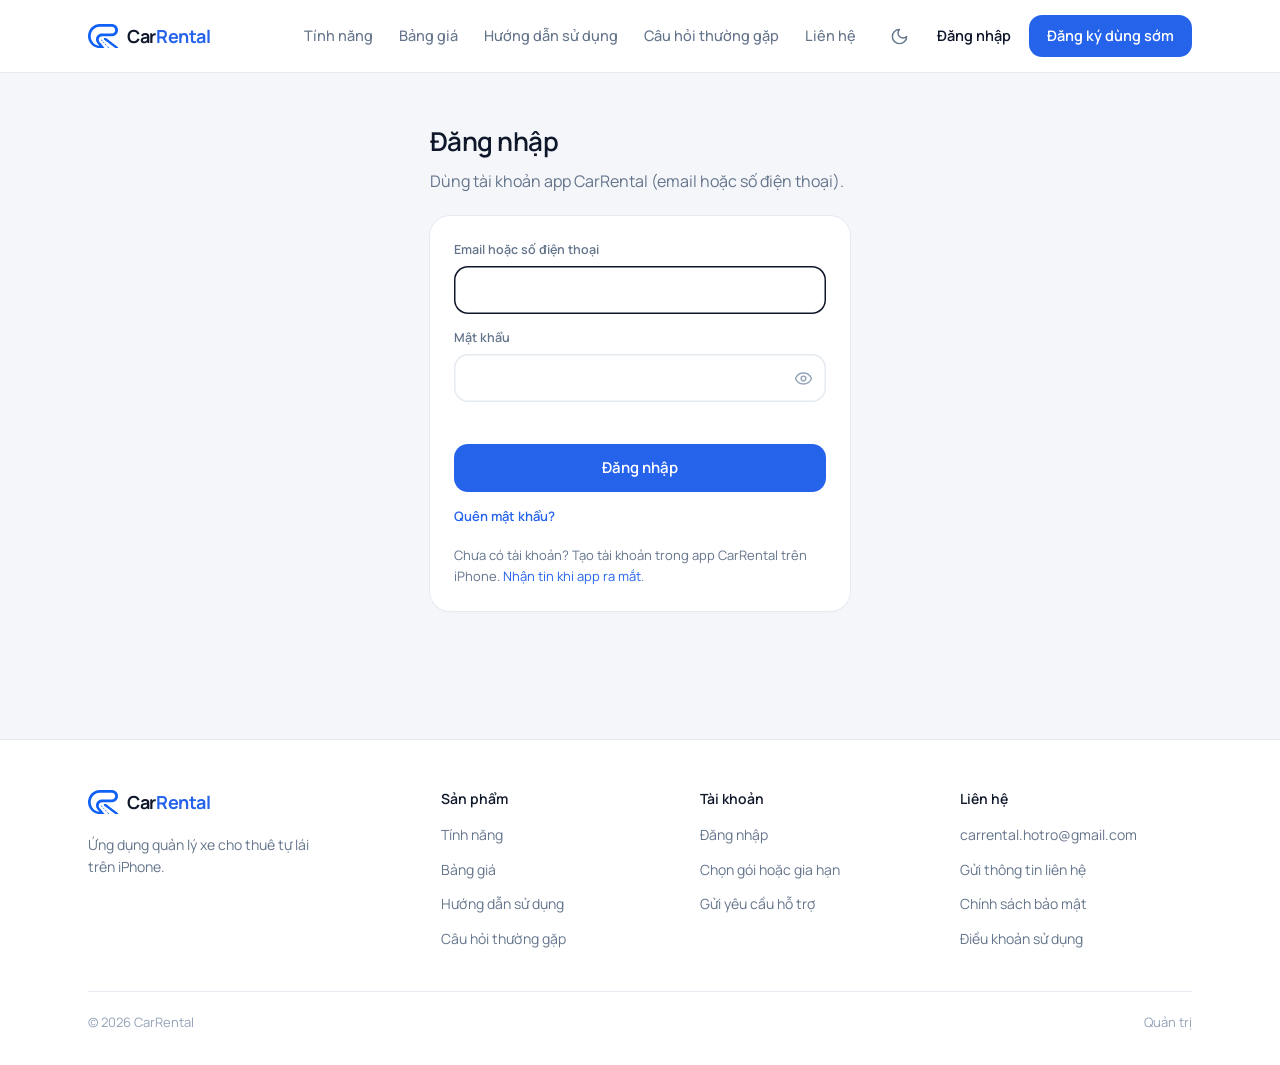
<file: tai-khoan/index.html>
<!doctype html>
<html lang="vi">
<head>
<meta charset="utf-8">

<meta name="viewport" content="width=device-width, initial-scale=1, viewport-fit=cover">
<title>Tài khoản · CarRental</title>
<meta name="description" content="Đăng nhập bằng tài khoản app CarRental để xem gói đang dùng, gia hạn, lịch sử thanh toán, gửi hỗ trợ và đổi mật khẩu.">
<meta name="robots" content="noindex">
<meta property="og:type" content="website">
<meta property="og:site_name" content="CarRental">
<meta property="og:locale" content="vi_VN">
<meta property="og:title" content="Tài khoản · CarRental">
<meta property="og:description" content="Đăng nhập bằng tài khoản app CarRental để xem gói đang dùng, gia hạn, lịch sử thanh toán, gửi hỗ trợ và đổi mật khẩu.">
<meta property="og:url" content="https://carrental.id.vn/tai-khoan/">
<meta property="og:image" content="https://carrental.id.vn/assets/og.png">
<meta property="og:image:width" content="1200">
<meta property="og:image:height" content="630">
<meta name="twitter:card" content="summary_large_image">
<meta name="theme-color" content="#F4F6FA" media="(prefers-color-scheme: light)">
<meta name="theme-color" content="#0B1120" media="(prefers-color-scheme: dark)">
<link rel="icon" href="../favicon.svg" type="image/svg+xml">
<link rel="apple-touch-icon" href="../assets/apple-touch-icon.png">
<script>try{var t=localStorage.getItem('cr-theme');if(t==='light'||t==='dark')document.documentElement.dataset.theme=t}catch(e){}</script>
<link rel="preconnect" href="https://fonts.googleapis.com">
<link rel="preconnect" href="https://fonts.gstatic.com" crossorigin>
<link rel="stylesheet" href="https://fonts.googleapis.com/css2?family=Manrope:wght@400;500;600;700&display=swap">
<link rel="stylesheet" href="../assets/site.css?v=384101a9">
<style>.plan-box .name { font-size: 32px; font-weight: 600; letter-spacing: -.025em; margin-top: 2px; line-height: 1.2; }
.acts { display: flex; flex-wrap: wrap; gap: 10px; margin-top: 16px; }
.code-in { letter-spacing: .4em; font-size: 22px; text-align: center; font-variant-numeric: tabular-nums; }
.thread-head { display: flex; gap: 10px; align-items: center; margin-bottom: 4px; }
.unread { width: 8px; height: 8px; border-radius: 50%; background: var(--primary); flex: none; }</style>


</head>
<body>
<a class="skip" href="#main">Bỏ qua, tới nội dung</a>
<header class="hdr"><div class="wrap">
  <a class="logo" href="../" aria-label="CarRental, trang chủ"><svg viewBox="21.077 10.416 193.176 157.869"  aria-hidden="true"> <path class="mk-band" d="M196.019 50.456C195.735 61.77 186.627 70.894 175.313 71.177L175.172 71.177C175.03 71.193 174.904 71.193 174.762 71.193C174.573 71.193 174.399 71.193 174.21 71.177L110.439 71.177C106.956 71.177 103.521 71.65 100.322 72.564C98.62 73.021 96.982 73.604 95.406 74.313C95.39 74.313 95.374 74.329 95.359 74.329C91.608 75.952 88.189 78.19 85.195 80.9C85.179 80.9 85.163 80.916 85.148 80.931C82.422 83.405 80.058 86.258 78.12 89.409C78.104 89.409 78.104 89.425 78.104 89.425C75.961 92.923 74.369 96.815 73.44 100.944L73.44 100.975C73.408 100.991 73.408 101.007 73.424 101.038C72.778 103.812 72.447 106.695 72.447 109.658C72.447 118.419 75.331 126.487 80.2 132.963L82.106 135.327C82.138 135.343 82.169 135.374 82.185 135.406L94.46 150.47C63.197 148.28 38.52 121.87 38.52 89.63C38.52 87.172 38.662 84.745 38.946 82.365C39.387 78.521 40.191 74.77 41.31 71.177C48.716 47.525 69.957 30.097 95.406 28.742L98.636 28.647L174.21 28.647C174.399 28.631 174.573 28.631 174.762 28.631C174.951 28.631 175.124 28.631 175.313 28.647C186.627 28.931 195.751 38.055 196.019 49.369C196.035 49.542 196.035 49.731 196.035 49.904C196.035 50.093 196.035 50.267 196.019 50.456M208.026 28.647C204.954 23.81 200.857 19.713 196.019 16.64C189.889 12.685 182.593 10.416 174.762 10.416L99.077 10.416C97.848 10.416 96.619 10.447 95.406 10.494C77.757 11.314 61.653 17.995 48.968 28.647C36.125 39.41 26.812 54.254 22.999 71.177C21.738 76.724 21.077 82.491 21.077 88.416C21.077 130.269 54.042 164.416 95.406 166.338C96.619 166.386 97.848 166.417 99.077 166.417L107.461 166.417L123.616 166.417C124.571 166.417 125.346 165.643 125.346 164.688L125.346 162.703C125.346 162.008 125.098 161.337 124.647 160.809L123.502 159.468L114.158 148.548L113.701 147.996L113.685 147.996L97.092 128.583C97.076 128.567 97.045 128.536 97.045 128.52C96.446 127.968 95.91 127.37 95.406 126.723C95.122 126.377 94.854 126.03 94.586 125.668C94.586 125.652 94.571 125.652 94.571 125.636C91.86 121.87 90.285 117.237 90.285 112.242C90.285 108.129 91.356 104.269 93.247 100.944C93.877 99.825 94.586 98.769 95.406 97.776C96.966 95.822 98.841 94.152 100.953 92.828C104.404 90.654 108.453 89.409 112.802 89.409L174.762 89.409C175.534 89.409 176.306 89.393 177.078 89.346C184.027 88.936 190.504 86.73 196.019 83.185C200.857 80.112 204.954 75.999 208.026 71.177C211.982 65.032 214.251 57.736 214.251 49.904C214.251 42.073 211.982 34.777 208.026 28.647" fill="currentColor"/> <path class="mk-leg" d="M214.253 159.958L214.253 164.91C214.253 165.743 213.578 166.419 212.745 166.419L199.057 166.419C198.437 166.419 197.834 166.216 197.339 165.841L196.021 164.843L159.794 137.393L151.6 131.2L146.116 127.04L144.761 126.016L134.519 118.263L125.348 111.314L124.422 110.61C123.844 110.17 123.504 109.485 123.504 108.758L123.504 102.395C123.504 101.594 124.153 100.945 124.953 100.945L136.786 100.945C137.482 100.945 138.16 101.173 138.715 101.594L148.338 108.887L151.6 111.361L154.074 113.236L168.445 124.125L196.021 145.004L213.336 158.113C213.914 158.551 214.253 159.233 214.253 159.958" fill="currentColor"/> <path class="mk-lane" style="--d:0" d="M107.016 110.927L114.647 118.946C114.908 119.221 114.899 119.654 114.627 119.918L113.164 121.334C112.887 121.603 112.444 121.592 112.18 121.31L104.446 113.051C104.165 112.751 104.207 112.274 104.535 112.028L106.102 110.851C106.382 110.641 106.775 110.673 107.016 110.927" fill="currentColor"/><path class="mk-lane" style="--d:1" d="M120.043 124.62L126.852 131.796C127.112 132.07 127.103 132.503 126.831 132.766L125.285 134.263C125.008 134.531 124.566 134.52 124.302 134.239L117.538 127.02C117.281 126.745 117.291 126.314 117.562 126.052L119.063 124.599C119.338 124.332 119.779 124.342 120.043 124.62" fill="currentColor"/><path class="mk-lane" style="--d:2" d="M132.797 138.037L140.018 145.631C140.279 145.905 140.27 146.339 139.998 146.602L138.341 148.206C138.064 148.474 137.621 148.463 137.358 148.182L130.191 140.536C129.933 140.261 129.943 139.831 130.214 139.569L131.817 138.017C132.093 137.75 132.533 137.759 132.797 138.037" fill="currentColor"/><path class="mk-lane" style="--d:3" d="M159.938 168.285L156.425 168.228C156.238 168.225 156.061 168.146 155.933 168.01L145.291 156.643C145.034 156.369 145.044 155.938 145.315 155.676L147.03 154.016C147.305 153.749 147.745 153.758 148.01 154.036L160.449 167.12C160.87 167.563 160.549 168.295 159.938 168.285" fill="currentColor"/> </svg><b>Car<span>Rental</span></b></a>
  <nav class="nav" aria-label="Chính"><a href="../tinh-nang/" >Tính năng</a><a href="../bang-gia/" >Bảng giá</a><a href="../huong-dan/" >Hướng dẫn sử dụng</a><a href="../cau-hoi/" >Câu hỏi thường gặp</a><a href="../lien-he/" >Liên hệ</a></nav>
  <div class="hdr-act">
    <button class="icon-btn theme-btn" type="button"></button>
    <a class="hdr-login" href="../tai-khoan/" data-login>Đăng nhập</a>
    <a class="btn sm" href="../lien-he/?muc=dung-thu">Đăng ký dùng sớm</a>
    <button class="icon-btn menu-btn" id="menu-btn" type="button" aria-label="Mở menu" aria-expanded="false" aria-controls="menu"><svg class="i" viewBox="0 0 24 24" aria-hidden="true"><path d="M4 6h16"/><path d="M4 12h16"/><path d="M4 18h16"/></svg></button>
  </div>
</div></header>
<nav class="menu" id="menu" hidden aria-label="Menu"><a href="../tinh-nang/">Tính năng</a><a href="../bang-gia/">Bảng giá</a><a href="../huong-dan/">Hướng dẫn sử dụng</a><a href="../cau-hoi/">Câu hỏi thường gặp</a><a href="../lien-he/">Liên hệ</a><a href="../tai-khoan/" data-login>Đăng nhập</a><a class="btn block" href="../lien-he/?muc=dung-thu">Đăng ký dùng sớm</a></nav>
<main id="main">
<div class="wrap" id="acc-root"><p class="muted" style="padding:48px 0">Đang tải…</p></div>
</main>
<footer class="ftr"><div class="wrap">
  <div class="ftr-grid">
    <div class="ftr-brand"><a class="logo" href="../"><svg viewBox="21.077 10.416 193.176 157.869"  aria-hidden="true"> <path class="mk-band" d="M196.019 50.456C195.735 61.77 186.627 70.894 175.313 71.177L175.172 71.177C175.03 71.193 174.904 71.193 174.762 71.193C174.573 71.193 174.399 71.193 174.21 71.177L110.439 71.177C106.956 71.177 103.521 71.65 100.322 72.564C98.62 73.021 96.982 73.604 95.406 74.313C95.39 74.313 95.374 74.329 95.359 74.329C91.608 75.952 88.189 78.19 85.195 80.9C85.179 80.9 85.163 80.916 85.148 80.931C82.422 83.405 80.058 86.258 78.12 89.409C78.104 89.409 78.104 89.425 78.104 89.425C75.961 92.923 74.369 96.815 73.44 100.944L73.44 100.975C73.408 100.991 73.408 101.007 73.424 101.038C72.778 103.812 72.447 106.695 72.447 109.658C72.447 118.419 75.331 126.487 80.2 132.963L82.106 135.327C82.138 135.343 82.169 135.374 82.185 135.406L94.46 150.47C63.197 148.28 38.52 121.87 38.52 89.63C38.52 87.172 38.662 84.745 38.946 82.365C39.387 78.521 40.191 74.77 41.31 71.177C48.716 47.525 69.957 30.097 95.406 28.742L98.636 28.647L174.21 28.647C174.399 28.631 174.573 28.631 174.762 28.631C174.951 28.631 175.124 28.631 175.313 28.647C186.627 28.931 195.751 38.055 196.019 49.369C196.035 49.542 196.035 49.731 196.035 49.904C196.035 50.093 196.035 50.267 196.019 50.456M208.026 28.647C204.954 23.81 200.857 19.713 196.019 16.64C189.889 12.685 182.593 10.416 174.762 10.416L99.077 10.416C97.848 10.416 96.619 10.447 95.406 10.494C77.757 11.314 61.653 17.995 48.968 28.647C36.125 39.41 26.812 54.254 22.999 71.177C21.738 76.724 21.077 82.491 21.077 88.416C21.077 130.269 54.042 164.416 95.406 166.338C96.619 166.386 97.848 166.417 99.077 166.417L107.461 166.417L123.616 166.417C124.571 166.417 125.346 165.643 125.346 164.688L125.346 162.703C125.346 162.008 125.098 161.337 124.647 160.809L123.502 159.468L114.158 148.548L113.701 147.996L113.685 147.996L97.092 128.583C97.076 128.567 97.045 128.536 97.045 128.52C96.446 127.968 95.91 127.37 95.406 126.723C95.122 126.377 94.854 126.03 94.586 125.668C94.586 125.652 94.571 125.652 94.571 125.636C91.86 121.87 90.285 117.237 90.285 112.242C90.285 108.129 91.356 104.269 93.247 100.944C93.877 99.825 94.586 98.769 95.406 97.776C96.966 95.822 98.841 94.152 100.953 92.828C104.404 90.654 108.453 89.409 112.802 89.409L174.762 89.409C175.534 89.409 176.306 89.393 177.078 89.346C184.027 88.936 190.504 86.73 196.019 83.185C200.857 80.112 204.954 75.999 208.026 71.177C211.982 65.032 214.251 57.736 214.251 49.904C214.251 42.073 211.982 34.777 208.026 28.647" fill="currentColor"/> <path class="mk-leg" d="M214.253 159.958L214.253 164.91C214.253 165.743 213.578 166.419 212.745 166.419L199.057 166.419C198.437 166.419 197.834 166.216 197.339 165.841L196.021 164.843L159.794 137.393L151.6 131.2L146.116 127.04L144.761 126.016L134.519 118.263L125.348 111.314L124.422 110.61C123.844 110.17 123.504 109.485 123.504 108.758L123.504 102.395C123.504 101.594 124.153 100.945 124.953 100.945L136.786 100.945C137.482 100.945 138.16 101.173 138.715 101.594L148.338 108.887L151.6 111.361L154.074 113.236L168.445 124.125L196.021 145.004L213.336 158.113C213.914 158.551 214.253 159.233 214.253 159.958" fill="currentColor"/> <path class="mk-lane" style="--d:0" d="M107.016 110.927L114.647 118.946C114.908 119.221 114.899 119.654 114.627 119.918L113.164 121.334C112.887 121.603 112.444 121.592 112.18 121.31L104.446 113.051C104.165 112.751 104.207 112.274 104.535 112.028L106.102 110.851C106.382 110.641 106.775 110.673 107.016 110.927" fill="currentColor"/><path class="mk-lane" style="--d:1" d="M120.043 124.62L126.852 131.796C127.112 132.07 127.103 132.503 126.831 132.766L125.285 134.263C125.008 134.531 124.566 134.52 124.302 134.239L117.538 127.02C117.281 126.745 117.291 126.314 117.562 126.052L119.063 124.599C119.338 124.332 119.779 124.342 120.043 124.62" fill="currentColor"/><path class="mk-lane" style="--d:2" d="M132.797 138.037L140.018 145.631C140.279 145.905 140.27 146.339 139.998 146.602L138.341 148.206C138.064 148.474 137.621 148.463 137.358 148.182L130.191 140.536C129.933 140.261 129.943 139.831 130.214 139.569L131.817 138.017C132.093 137.75 132.533 137.759 132.797 138.037" fill="currentColor"/><path class="mk-lane" style="--d:3" d="M159.938 168.285L156.425 168.228C156.238 168.225 156.061 168.146 155.933 168.01L145.291 156.643C145.034 156.369 145.044 155.938 145.315 155.676L147.03 154.016C147.305 153.749 147.745 153.758 148.01 154.036L160.449 167.12C160.87 167.563 160.549 168.295 159.938 168.285" fill="currentColor"/> </svg><b>Car<span>Rental</span></b></a><p>Ứng dụng quản lý xe cho thuê tự lái trên iPhone.</p></div>
    <div><h3>Sản phẩm</h3><ul><li><a href="../tinh-nang/">Tính năng</a></li><li><a href="../bang-gia/">Bảng giá</a></li><li><a href="../huong-dan/">Hướng dẫn sử dụng</a></li><li><a href="../cau-hoi/">Câu hỏi thường gặp</a></li></ul></div>
    <div><h3>Tài khoản</h3><ul><li><a href="../tai-khoan/">Đăng nhập</a></li><li><a href="../goi/">Chọn gói hoặc gia hạn</a></li><li><a href="../tai-khoan/#ho-tro">Gửi yêu cầu hỗ trợ</a></li></ul></div>
    <div><h3>Liên hệ</h3><ul><li><a href="mailto:carrental.hotro@gmail.com">carrental.hotro@gmail.com</a></li><li><a href="../lien-he/">Gửi thông tin liên hệ</a></li><li><a href="../privacy.html">Chính sách bảo mật</a></li><li><a href="../terms.html">Điều khoản sử dụng</a></li></ul></div>
  </div>
  <div class="ftr-bottom"><span>© 2026 CarRental</span><span><a href="../admin/">Quản trị</a></span></div>
</div></footer>

<div class="toast" id="toast" role="status" aria-live="polite"></div>
<script>const CFG={"sbUrl":"https://epiapzuitzwkexndmvbp.supabase.co","sbKey":"sb_publishable_BATsaw6NBY3k6zo9tO2pNw_uOJ0Z9gB","support":"carrental.hotro@gmail.com","root":"../","icons":{"sun":"<circle cx=\"12\" cy=\"12\" r=\"4\"/><path d=\"M12 2v2\"/><path d=\"M12 20v2\"/><path d=\"m4.93 4.93 1.41 1.41\"/><path d=\"m17.66 17.66 1.41 1.41\"/><path d=\"M2 12h2\"/><path d=\"M20 12h2\"/><path d=\"m6.34 17.66-1.41 1.41\"/><path d=\"m19.07 4.93-1.41 1.41\"/>","moon":"<path d=\"M12 3a6 6 0 0 0 9 9 9 9 0 1 1-9-9Z\"/>","x":"<path d=\"M18 6 6 18\"/><path d=\"m6 6 12 12\"/>","menu":"<path d=\"M4 6h16\"/><path d=\"M4 12h16\"/><path d=\"M4 18h16\"/>","check":"<path d=\"M20 6 9 17l-5-5\"/>","checkc":"<circle cx=\"12\" cy=\"12\" r=\"10\"/><path d=\"m9 12 2 2 4-4\"/>","right":"<path d=\"m9 18 6-6-6-6\"/>","left":"<path d=\"m15 18-6-6 6-6\"/>","mail":"<rect width=\"20\" height=\"16\" x=\"2\" y=\"4\" rx=\"2\"/><path d=\"m22 7-8.97 5.7a1.94 1.94 0 0 1-2.06 0L2 7\"/>","msg":"<path d=\"M7.9 20A9 9 0 1 0 4 16.1L2 22Z\"/>","receipt":"<path d=\"M4 2v20l2-1 2 1 2-1 2 1 2-1 2 1 2-1 2 1V2l-2 1-2-1-2 1-2-1-2 1-2-1-2 1Z\"/><path d=\"M16 8h-6a2 2 0 1 0 0 4h4a2 2 0 1 1 0 4H8\"/><path d=\"M12 17.5v-11\"/>","star":"<path d=\"M11.525 2.295a.53.53 0 0 1 .95 0l2.31 4.679a2.123 2.123 0 0 0 1.595 1.16l5.166.756a.53.53 0 0 1 .294.904l-3.736 3.638a2.123 2.123 0 0 0-.611 1.878l.882 5.14a.53.53 0 0 1-.771.56l-4.618-2.428a2.122 2.122 0 0 0-1.973 0L6.396 21.01a.53.53 0 0 1-.77-.56l.881-5.139a2.122 2.122 0 0 0-.611-1.879L2.16 9.795a.53.53 0 0 1 .294-.906l5.165-.755a2.122 2.122 0 0 0 1.597-1.16z\"/>","user":"<circle cx=\"12\" cy=\"8\" r=\"5\"/><path d=\"M20 21a8 8 0 0 0-16 0\"/>","bellring":"<path d=\"M6 8a6 6 0 0 1 12 0c0 7 3 9 3 9H3s3-2 3-9\"/><path d=\"M10.3 21a1.94 1.94 0 0 0 3.4 0\"/><path d=\"M4 2C2.8 3.7 2 5.7 2 8\"/><path d=\"M22 8c0-2.3-.8-4.3-2-6\"/>","logout":"<path d=\"M9 21H5a2 2 0 0 1-2-2V5a2 2 0 0 1 2-2h4\"/><polyline points=\"16 17 21 12 16 7\"/><line x1=\"21\" x2=\"9\" y1=\"12\" y2=\"12\"/>","lock":"<rect width=\"18\" height=\"11\" x=\"3\" y=\"11\" rx=\"2\" ry=\"2\"/><path d=\"M7 11V7a5 5 0 0 1 10 0v4\"/>","car":"<path d=\"m21 8-2 2-1.5-3.7A2 2 0 0 0 15.646 5H8.4a2 2 0 0 0-1.903 1.257L5 10 3 8\"/><path d=\"M7 14h.01\"/><path d=\"M17 14h.01\"/><rect width=\"18\" height=\"8\" x=\"3\" y=\"10\" rx=\"2\"/><path d=\"M5 18v2\"/><path d=\"M19 18v2\"/>","download":"<path d=\"M21 15v4a2 2 0 0 1-2 2H5a2 2 0 0 1-2-2v-4\"/><polyline points=\"7 10 12 15 17 10\"/><line x1=\"12\" x2=\"12\" y1=\"15\" y2=\"3\"/>","info":"<circle cx=\"12\" cy=\"12\" r=\"10\"/><path d=\"M12 16v-4\"/><path d=\"M12 8h.01\"/>","alert":"<path d=\"m21.73 18-8-14a2 2 0 0 0-3.48 0l-8 14A2 2 0 0 0 4 21h16a2 2 0 0 0 1.73-3\"/><path d=\"M12 9v4\"/><path d=\"M12 17h.01\"/>","clock":"<circle cx=\"12\" cy=\"12\" r=\"10\"/><polyline points=\"12 6 12 12 16 14\"/>"}};</script>
<script src="../assets/site.js?v=d349e5ab"></script>
<script>
/* Trang Tài khoản: chủ xe đăng nhập bằng tài khoản app (email hoặc số điện thoại + mật khẩu).
   Đọc account_info(), support_tickets, announcement_recipients; ghi support_send, account_set_mail, đổi mật khẩu. */
const A = { info: null, tickets: null, notes: null, auth: { mode: 'login', email: '' } };
const ROOT = $('#acc-root');
const STATE = { paid: ['ok', 'Đang trả phí'], trial: ['wait', 'Đang dùng thử'], free: ['', 'Gói Miễn phí'], locked: ['bad', 'Tạm khoá'] };
const OD = { paid: ['ok', 'Đã thanh toán'], partial: ['wait', 'Chuyển thiếu'], pending: ['info', 'Chờ chuyển khoản'], refunded: ['', 'Đã hoàn tiền'], expired: ['', 'Hết hạn'], cancelled: ['', 'Đã huỷ'] };
const SRC = { bank: 'Chuyển khoản', manual: 'CarRental cấp', apple: 'App Store' };
const TK = { new: ['info', 'Đã gửi'], open: ['wait', 'Đang xử lý'], done: ['ok', 'Đã xong'] };
const per = p => p === 'year' ? '1 năm' : '1 tháng';

/* ============ Đăng nhập, quên mật khẩu ============ */
function renderAuth(msg = '') {
  const m = A.auth.mode;
  const head = { login: ['Đăng nhập', 'Dùng tài khoản app CarRental (email hoặc số điện thoại).'],
    email: ['Quên mật khẩu', 'Nhập email của tài khoản, CarRental gửi mã 6 số để đặt lại mật khẩu.'],
    code: ['Nhập mã', `Mã 6 số đã gửi tới ${esc(A.auth.email)}. Mã có hiệu lực 15 phút.`],
    password: ['Mật khẩu mới', 'Từ 8 ký tự, có cả chữ và số.'] }[m];
  const body = {
    login: `<div class="field"><label for="a-id">Email hoặc số điện thoại</label><input class="input" id="a-id" autocomplete="username" required></div>
      <div class="field"><label for="a-pw">Mật khẩu</label><input class="input" id="a-pw" type="password" autocomplete="current-password" required></div>`,
    email: `<div class="field"><label for="a-email">Email</label><input class="input" id="a-email" type="email" autocomplete="email" value="${esc(A.auth.email)}" required></div>`,
    code: `<div class="field"><label for="a-code">Mã xác nhận</label><input class="input code-in" id="a-code" inputmode="numeric" autocomplete="one-time-code" maxlength="6" required></div>`,
    password: `<div class="field"><label for="a-new">Mật khẩu mới</label><input class="input" id="a-new" type="password" autocomplete="new-password" required></div>`,
  }[m];
  const btn = { login: 'Đăng nhập', email: 'Gửi mã', code: 'Xác nhận', password: 'Lưu mật khẩu' }[m];
  const foot = {
    login: `<p class="small" style="margin:14px 0 0"><button type="button" class="link" data-mode="email">Quên mật khẩu?</button></p>
      <p class="small muted" style="margin:18px 0 0">Chưa có tài khoản? Tạo tài khoản trong app CarRental trên iPhone. <a href="../lien-he/?muc=dung-thu">Nhận tin khi app ra mắt</a>.</p>`,
    email: `<p class="small muted" style="margin:14px 0 0">Tài khoản tạo bằng số điện thoại chưa đặt lại mật khẩu qua web được, liên hệ <a href="mailto:${CFG.support}">${CFG.support}</a>.</p><p class="small" style="margin:10px 0 0"><button type="button" class="link" data-mode="login">Quay lại đăng nhập</button></p>`,
    code: `<p class="small" style="margin:14px 0 0"><button type="button" class="link" id="a-resend">Gửi lại mã</button> · <button type="button" class="link" data-mode="email">Đổi email</button></p>`,
    password: '',
  }[m];
  ROOT.innerHTML = `<div class="auth"><h1>${head[0]}</h1><p class="sub">${head[1]}</p>
    <form class="card" id="a-form" novalidate>${body}<div class="err" id="a-err" role="alert">${esc(msg)}</div><button class="btn block" id="a-btn" type="submit">${btn}</button>${foot}</form></div>`;
  eyeify(ROOT);
  ROOT.querySelector('input')?.focus();
  $$('[data-mode]', ROOT).forEach(b => b.onclick = () => { A.auth.mode = b.dataset.mode; renderAuth(); });
  $('#a-resend')?.addEventListener('click', async () => { try { await Auth.sendCode(A.auth.email); toast('Đã gửi lại mã'); } catch (e) { $('#a-err').textContent = errText(e); } });
  $('#a-form').addEventListener('submit', async e => {
    e.preventDefault();
    const b = $('#a-btn'), label = b.textContent, err = $('#a-err');
    b.disabled = true; b.textContent = 'Đang xử lý…'; err.textContent = '';
    try {
      if (m === 'login') { await Auth.signIn($('#a-id').value, $('#a-pw').value); return start(); }
      if (m === 'email') {
        A.auth.email = $('#a-email').value.trim();
        if (!/^[^@\s]+@[^@\s]+\.[a-z]{2,}$/i.test(A.auth.email)) throw new ApiError('bad_email');
        await Auth.sendCode(A.auth.email); A.auth.mode = 'code'; return renderAuth();
      }
      if (m === 'code') { await Auth.verifyCode(A.auth.email, $('#a-code').value.replace(/\D/g, '')); A.auth.mode = 'password'; return renderAuth(); }
      if (m === 'password') {
        const p = $('#a-new').value;
        if (!goodPassword(p)) throw new ApiError('weak_password');
        await Auth.setPassword(p); toast('Đã đặt mật khẩu mới'); A.auth.mode = 'login'; return start();
      }
    } catch (x) { err.textContent = errText(x); b.disabled = false; b.textContent = label; }
  });
}

/* ============ Sau khi đăng nhập ============ */
const SECTIONS = [['tong-quan', 'Tổng quan', 'star'], ['thanh-toan', 'Thanh toán', 'receipt'], ['ho-tro', 'Hỗ trợ', 'msg'], ['thong-bao', 'Thông báo', 'bellring'], ['cai-dat', 'Tài khoản', 'user']];
const route = () => { const [s, id] = location.hash.replace(/^#/, '').split('/'); return { s: SECTIONS.some(x => x[0] === s) ? s : 'tong-quan', id }; };

async function start() {
  if (!Auth.get()) { A.auth.mode = A.auth.mode === 'password' ? 'login' : A.auth.mode; return renderAuth(); }
  ROOT.innerHTML = '<p class="muted" style="padding:48px 0">Đang tải…</p>';
  try { A.info = await rpc('account_info'); }
  catch (e) {
    if (e.message === 'login') return renderAuth(errText(e));
    if (e.message === 'not_found') return (ROOT.innerHTML = `<div class="auth"><h1>Chưa có dữ liệu chủ xe</h1><p class="sub">Tài khoản này chưa thiết lập trong app CarRental. Nếu bạn là quản trị viên, vào <a href="../admin/">trang Quản trị</a>.</p><button class="btn line" id="out">Đăng xuất</button></div>`, $('#out').onclick = logout);
    return (ROOT.innerHTML = `<div class="auth"><h1>Chưa tải được</h1><p class="sub">${esc(errText(e))}</p><button class="btn line" onclick="start()">Thử lại</button></div>`);
  }
  $$('[data-login]').forEach(a => { a.textContent = 'Tài khoản'; });
  loadSide();
  render();
}
// Hỗ trợ, thông báo: tải sau, không chặn phần chính
async function loadSide() {
  const [t, n] = await Promise.all([
    http('/rest/v1/support_tickets?select=id,subject,status,owner_unread,updated_at,support_messages(id,from_admin,body,created_at)&order=updated_at.desc&limit=50', { method: 'GET', auth: true }).catch(() => null),
    http('/rest/v1/announcement_recipients?select=announcements(id,title,body,created_at)&limit=200', { method: 'GET', auth: true }).catch(() => null),
  ]);
  A.tickets = (t || []).map(x => ({ ...x, support_messages: (x.support_messages || []).sort((a, b) => D(a.created_at) - D(b.created_at)) }));
  A.notes = (n || []).map(r => r.announcements).filter(Boolean).sort((a, b) => D(b.created_at) - D(a.created_at));
  render();
}
function shell(inner) {
  const r = route(), unread = (A.tickets || []).reduce((s, t) => s + (t.owner_unread || 0), 0);
  const i = A.info;
  return `<section class="page-head" style="padding-bottom:24px"><h1 class="h-page">${i.name ? `Chào ${esc(i.name)}` : 'Tài khoản'}</h1><p class="lead" style="margin-top:6px">${esc([i.business, i.email || i.phone].filter(Boolean).join(' · '))}</p></section>
    <div class="acc"><div class="acc-side"><nav class="acc-nav" aria-label="Tài khoản">${SECTIONS.map(([k, l, ic]) => `<a href="#${k}" class="${r.s === k ? 'on' : ''}" ${r.s === k ? 'aria-current="page"' : ''}>${ICON(ic)}${l}${k === 'ho-tro' && unread ? `<span class="badge num">${unread}</span>` : ''}</a>`).join('')}</nav>
      <div class="app-card">${ICON('smartphone')}<div><b>Ứng dụng iPhone</b>Xe, lịch thuê, hợp đồng và giao nhận quản lý trong app CarRental.</div></div></div>
    <div>${inner}</div></div>`;
}
function render() {
  if (!A.info) return;
  const r = route();
  ROOT.innerHTML = shell(({ 'tong-quan': overview, 'thanh-toan': payments, 'ho-tro': support, 'thong-bao': notices, 'cai-dat': settings })[r.s](r.id));
  eyeify(ROOT);
  mount[r.s]?.(r.id);
}
addEventListener('hashchange', () => { if (A.info) { render(); scrollTo({ top: 0 }); } });

function planLine(i) {
  if (i.state === 'locked') return `<span class="st"><i class="dot bad"></i>Tài khoản đang tạm khoá, liên hệ hỗ trợ</span>`;
  if (i.state === 'paid') return `<span class="st"><i class="dot ok"></i>Dùng đến ${fDate(i.paid_until && D(i.paid_until) > Date.now() ? i.paid_until : i.next_until)}, còn ${daysLeft(i.paid_until && D(i.paid_until) > Date.now() ? i.paid_until : i.next_until)} ngày</span>`;
  if (i.state === 'trial') return `<span class="st"><i class="dot wait"></i>Dùng thử đến ${fDate(i.trial_end)}, còn ${daysLeft(i.trial_end)} ngày</span>`;
  return `<span class="st"><i class="dot"></i>Không giới hạn thời gian</span>`;
}
function orderRow(o) {
  return `<div class="rowx"><div class="grow"><div class="t">${PLAN_NAMES[o.plan]} (${per(o.period)}) <span class="faint" style="font-weight:500">· <span class="num">${esc(o.code)}</span> · ${fDate(o.paid_at || o.created_at)}</span></div>
      <div class="st" style="margin-top:2px;font-size:12.5px"><i class="dot ${OD[o.status]?.[0] || ''}"></i>${OD[o.status]?.[1] || o.status}${o.status === 'partial' ? `, đã nhận ${money(o.paid_amount)}` : ''}</div></div>
    <div class="r">${money(o.amount)}${o.status === 'pending' || o.status === 'partial' ? `<div><a class="link small" href="../goi/?code=${encodeURIComponent(o.code)}">Xem mã QR</a></div>` : ''}</div></div>`;
}
function overview() {
  const i = A.info, lim = i.car_limit, pending = i.orders.find(o => (o.status === 'pending' || o.status === 'partial') && D(o.created_at) > Date.now() - 7 * 864e5);
  const queued = i.next_plan && D(i.next_from) > Date.now() ? `<div class="kv" style="margin-top:8px"><span>Kỳ tiếp theo</span><span>${PLAN_NAMES[i.next_plan]} từ ${fDate(i.next_from)}<span class="note">đến ${fDate(i.next_until)}</span></span></div>` : '';
  const goLabel = i.state === 'paid' ? 'Gia hạn hoặc đổi gói' : 'Chọn gói';
  const pct = lim ? Math.min(100, Math.round(i.cars / lim * 100)) : 0;
  return `<div class="ticket plan-box"><div class="tk" style="padding:24px 28px 20px;display:flex;justify-content:space-between;gap:16px;flex-wrap:wrap;align-items:flex-start">
      <div><span class="small muted">Gói đang dùng</span><div class="name">${PLAN_NAMES[i.plan]}</div></div>
      <div style="padding-top:4px">${planLine(i)}</div></div>
    <div class="cut"></div><div class="tk" style="padding:20px 28px 26px">
      <div class="kv" style="padding:0"><span style="color:var(--ink)">Số xe đang quản lý: <b class="num">${i.cars}${lim ? ` / ${lim}` : ''}</b> xe</span><span style="color:var(--primary)">${lim ? `${pct}%` : 'Không giới hạn'}</span></div>
      ${lim ? `<div class="meter"><i style="width:${pct}%"></i></div><p class="small muted" style="margin:8px 0 0">${i.cars >= lim ? 'Đã dùng hết số xe của gói. Nâng gói để thêm xe mới.' : `Còn ${lim - i.cars} chỗ để thêm xe mới trong app.`}</p>` : ''}
      ${queued}
      ${i.state !== 'locked' ? `<div class="acts"><a class="btn" href="../goi/">${goLabel}</a><a class="btn line" href="../bang-gia/">So sánh các gói</a></div>` : ''}
    </div></div>
    ${pending ? `<div class="notice" style="margin-top:14px;align-items:center">${ICON('clock')}<div style="flex:1">Đơn <b class="num">${esc(pending.code)}</b> (${PLAN_NAMES[pending.plan]} ${per(pending.period)}, ${money(pending.amount)}) đang chờ chuyển khoản</div><a class="link small" href="../goi/?code=${encodeURIComponent(pending.code)}" style="white-space:nowrap">Xem mã QR</a></div>` : ''}
    ${i.state === 'free' && !i.trial_used ? `<div class="notice" style="margin-top:14px">${ICON('info')}<div>Bạn chưa dùng thử. Mở app CarRental, vào Cài đặt › Gói dịch vụ để dùng thử một gói trả phí 14 ngày, không cần thanh toán.</div></div>` : ''}
    <div class="card-head" style="margin:32px 4px 12px"><h2>Các lần thanh toán</h2>${i.orders.length > 3 ? '<a class="link small" href="#thanh-toan">Xem tất cả</a>' : ''}</div>
    <section class="card" style="padding:4px 24px">${i.orders.length ? `<div class="rows">${i.orders.slice(0, 3).map(orderRow).join('')}</div>` : '<div class="empty">Chưa có lần thanh toán nào.</div>'}</section>`;
}
function payments() {
  const i = A.info;
  return `<section class="card"><div class="card-head"><h2>Các lần thanh toán</h2><a class="link small" href="../goi/">Thanh toán mới</a></div>
      <div class="rows">${i.orders.map(orderRow).join('') || '<div class="empty">Chưa có lần thanh toán nào.</div>'}</div></section>
    <section class="card" style="margin-top:14px"><div class="card-head"><h2>Thời gian sử dụng gói</h2></div>
      <div class="rows">${i.periods.map(p => `<div class="rowx"><div class="grow"><div class="t">Gói ${PLAN_NAMES[p.plan]}</div><div class="s">${SRC[p.source] || p.source}</div></div><div class="r num" style="font-weight:500">${fDate(p.starts_at)} – ${fDate(p.ends_at)}</div></div>`).join('') || '<div class="empty">Chưa có kỳ trả phí nào.</div>'}</div></section>
    <p class="muted small" style="margin:14px 4px 0">Cần hoàn tiền hoặc chuyển khoản bị sai: <a href="#ho-tro/moi">gửi hỗ trợ</a> hoặc email <a href="mailto:${CFG.support}">${CFG.support}</a>. Chưa hỗ trợ xuất hoá đơn.</p>`;
}
function support(id) {
  if (!A.tickets) return '<section class="card"><div class="empty">Đang tải…</div></section>';
  if (id === 'moi') return `<section class="card"><div class="card-head"><h2>Gửi yêu cầu hỗ trợ</h2><a class="link small" href="#ho-tro">Huỷ</a></div>
    <form id="tk-new"><div class="field"><label for="tk-sub">Tiêu đề</label><input class="input" id="tk-sub" maxlength="120" placeholder="VD: Chuyển khoản chưa kích hoạt gói"></div>
      <div class="field"><label for="tk-body">Nội dung</label><textarea class="input" id="tk-body" maxlength="4000" placeholder="Mô tả vấn đề hoặc góp ý của bạn"></textarea></div>
      <div class="err" id="tk-err"></div><button class="btn" type="submit" id="tk-btn">Gửi</button></form></section>`;
  const t = id && A.tickets.find(x => x.id === id);
  if (t) return `<section class="card"><div class="thread-head"><a class="icon-btn" href="#ho-tro" aria-label="Quay lại">${ICON('left')}</a><h2 class="h-card" style="flex:1">${esc(t.subject)}</h2><span class="st"><i class="dot ${TK[t.status]?.[0]}"></i>${TK[t.status]?.[1]}</span></div>
      <div class="thread">${t.support_messages.map(m => `<div class="msg ${m.from_admin ? '' : 'me'}">${esc(m.body)}<small>${m.from_admin ? 'CarRental' : 'Bạn'} · ${fTime(m.created_at)} ${fDate(m.created_at)}</small></div>`).join('')}</div>
      <form id="tk-reply"><div class="field"><label for="tk-body">Viết tiếp</label><textarea class="input" id="tk-body" maxlength="4000" style="min-height:90px"></textarea></div><div class="err" id="tk-err"></div><button class="btn" id="tk-btn" type="submit">Gửi</button></form></section>`;
  return `<section class="card"><div class="card-head"><h2>Yêu cầu hỗ trợ</h2><a class="btn sm" href="#ho-tro/moi">Gửi yêu cầu mới</a></div>
    <div class="rows">${A.tickets.map(x => { const last = x.support_messages.at(-1); return `<a class="tkt" href="#ho-tro/${x.id}" style="color:inherit;text-decoration:none">${x.owner_unread ? '<i class="unread" aria-label="Có trả lời mới"></i>' : ''}<div class="grow" style="min-width:0;flex:1"><div class="t" style="font-weight:600">${esc(x.subject)}</div><div class="s muted small" style="white-space:nowrap;overflow:hidden;text-overflow:ellipsis">${esc(last?.body || '')}</div></div><div style="text-align:right;flex:none"><span class="st" style="font-size:12.5px"><i class="dot ${TK[x.status]?.[0]}"></i>${TK[x.status]?.[1]}</span><div class="faint small">${fDate(x.updated_at)}</div></div></a>`; }).join('') || '<div class="empty">Chưa có yêu cầu nào. Có vấn đề hoặc góp ý, gửi ở đây hoặc trong app (Cài đặt › Góp ý và hỗ trợ).</div>'}</div></section>`;
}
function notices() {
  if (!A.notes) return '<section class="card"><div class="empty">Đang tải…</div></section>';
  return `<section class="card"><div class="card-head"><h2>Thông báo từ CarRental</h2></div><div class="rows">${A.notes.map(n => `<div class="rowx" style="align-items:flex-start"><span class="ic" style="color:var(--ink-2);margin-top:2px">${ICON('bellring')}</span><div class="grow"><div class="t">${esc(n.title)}</div><div class="s" style="white-space:pre-wrap">${esc(n.body)}</div><div class="faint small" style="margin-top:2px">${fTime(n.created_at)} ${fDate(n.created_at)}</div></div></div>`).join('') || '<div class="empty">Chưa có thông báo nào.</div>'}</div></section>`;
}
function settings() {
  const i = A.info;
  return `<section class="card"><div class="card-head"><h2>Thông tin</h2></div>
      <div class="kv"><span>Họ tên</span><span>${esc(i.name || '–')}</span></div>
      <div class="kv"><span>Email</span><span>${esc(i.email || '–')}</span></div>
      <div class="kv"><span>Số điện thoại</span><span>${esc(i.phone || '–')}</span></div>
      <div class="kv"><span>Tham gia</span><span>${fDate(i.joined)}</span></div>
      <p class="muted small" style="margin:10px 0 0">Sửa thông tin trong app: Cài đặt › Hồ sơ chủ xe.</p></section>
    <section class="card" style="margin-top:14px"><div class="rowx" style="padding:0"><div class="grow"><div class="t">Nhận email về gói dịch vụ</div><div class="s">Chào mừng, nhắc dùng thử, ưu đãi. Email xác nhận thanh toán, hết hạn luôn được gửi.</div></div>
      <label class="switch"><input type="checkbox" id="mail" ${i.mail_consent ? 'checked' : ''} aria-label="Nhận email về gói dịch vụ"><span></span></label></div></section>
    <section class="card" style="margin-top:14px"><div class="card-head"><h2>Đổi mật khẩu</h2></div>
      <form id="pw-form" novalidate><div class="form-2"><div class="field"><label for="pw1">Mật khẩu mới</label><input class="input" id="pw1" type="password" autocomplete="new-password"></div>
        <div class="field"><label for="pw2">Nhập lại</label><input class="input" id="pw2" type="password" autocomplete="new-password"></div></div>
        <div class="err" id="pw-err"></div><button class="btn line" type="submit" id="pw-btn">Lưu mật khẩu</button></form>
      <p class="muted small" style="margin:12px 0 0">Đổi mật khẩu không đăng xuất app trên điện thoại; lần đăng nhập sau dùng mật khẩu mới.</p></section>
    <section class="card" style="margin-top:14px"><div class="rowx" style="padding:0"><div class="grow"><div class="t">Đăng xuất trên trình duyệt này</div><div class="s">App trên điện thoại vẫn đăng nhập.</div></div><button class="btn line sm" id="out">Đăng xuất</button></div></section>
    <p class="muted small" style="margin:14px 4px 0">Xoá tài khoản và toàn bộ dữ liệu: trong app, Cài đặt › Xoá tài khoản. Xem <a href="../privacy.html">Chính sách bảo mật</a>.</p>`;
}
const mount = {
  'ho-tro'(id) {
    if (id && id !== 'moi') {
      const t = A.tickets?.find(x => x.id === id);
      if (t?.owner_unread) {
        rpc('support_read', { p_ticket: id }).catch(() => {}); t.owner_unread = 0;
        const left = A.tickets.reduce((s, x) => s + (x.owner_unread || 0), 0), b = $('.acc-nav .badge');
        if (b) left ? (b.textContent = left) : b.remove();
      }
    }
    const f = $('#tk-new') || $('#tk-reply');
    f?.addEventListener('submit', async e => {
      e.preventDefault();
      const b = $('#tk-btn'), body = $('#tk-body').value.trim();
      if (!body) return ($('#tk-err').textContent = errText(new ApiError('empty_message')));
      b.disabled = true; b.textContent = 'Đang gửi…';
      try {
        const tid = await rpc('support_send', { p_ticket: f.id === 'tk-new' ? null : id, p_subject: f.id === 'tk-new' ? $('#tk-sub').value.trim() : null, p_body: body });
        toast('Đã gửi'); await loadSide(); location.hash = `ho-tro/${tid}`;
      } catch (x) { $('#tk-err').textContent = errText(x); b.disabled = false; b.textContent = 'Gửi'; }
    });
  },
  'cai-dat'() {
    $('#mail').addEventListener('change', async e => {
      const on = e.target.checked;
      try { await rpc('account_set_mail', { p_on: on }); A.info.mail_consent = on; toast(on ? 'Đã bật nhận email' : 'Đã tắt nhận email'); }
      catch (x) { e.target.checked = !on; toast(errText(x)); }
    });
    $('#pw-form').addEventListener('submit', async e => {
      e.preventDefault();
      const p = $('#pw1').value, err = $('#pw-err'), b = $('#pw-btn');
      err.textContent = '';
      if (!goodPassword(p)) return (err.textContent = errText(new ApiError('weak_password')));
      if (p !== $('#pw2').value) return (err.textContent = 'Hai mật khẩu chưa giống nhau.');
      b.disabled = true;
      try { await Auth.setPassword(p); $('#pw1').value = $('#pw2').value = ''; toast('Đã đổi mật khẩu'); }
      catch (x) { err.textContent = errText(x); }
      b.disabled = false;
    });
    $('#out').onclick = logout;
  },
};
async function logout() { await Auth.signOut(); A.info = null; A.tickets = A.notes = null; A.auth.mode = 'login'; $$('[data-login]').forEach(a => { a.textContent = 'Đăng nhập'; }); history.replaceState(null, '', location.pathname); renderAuth(); }
if (new URLSearchParams(location.search).get('quen')) A.auth.mode = 'email';
start();
</script>
</body>
</html>
</file>
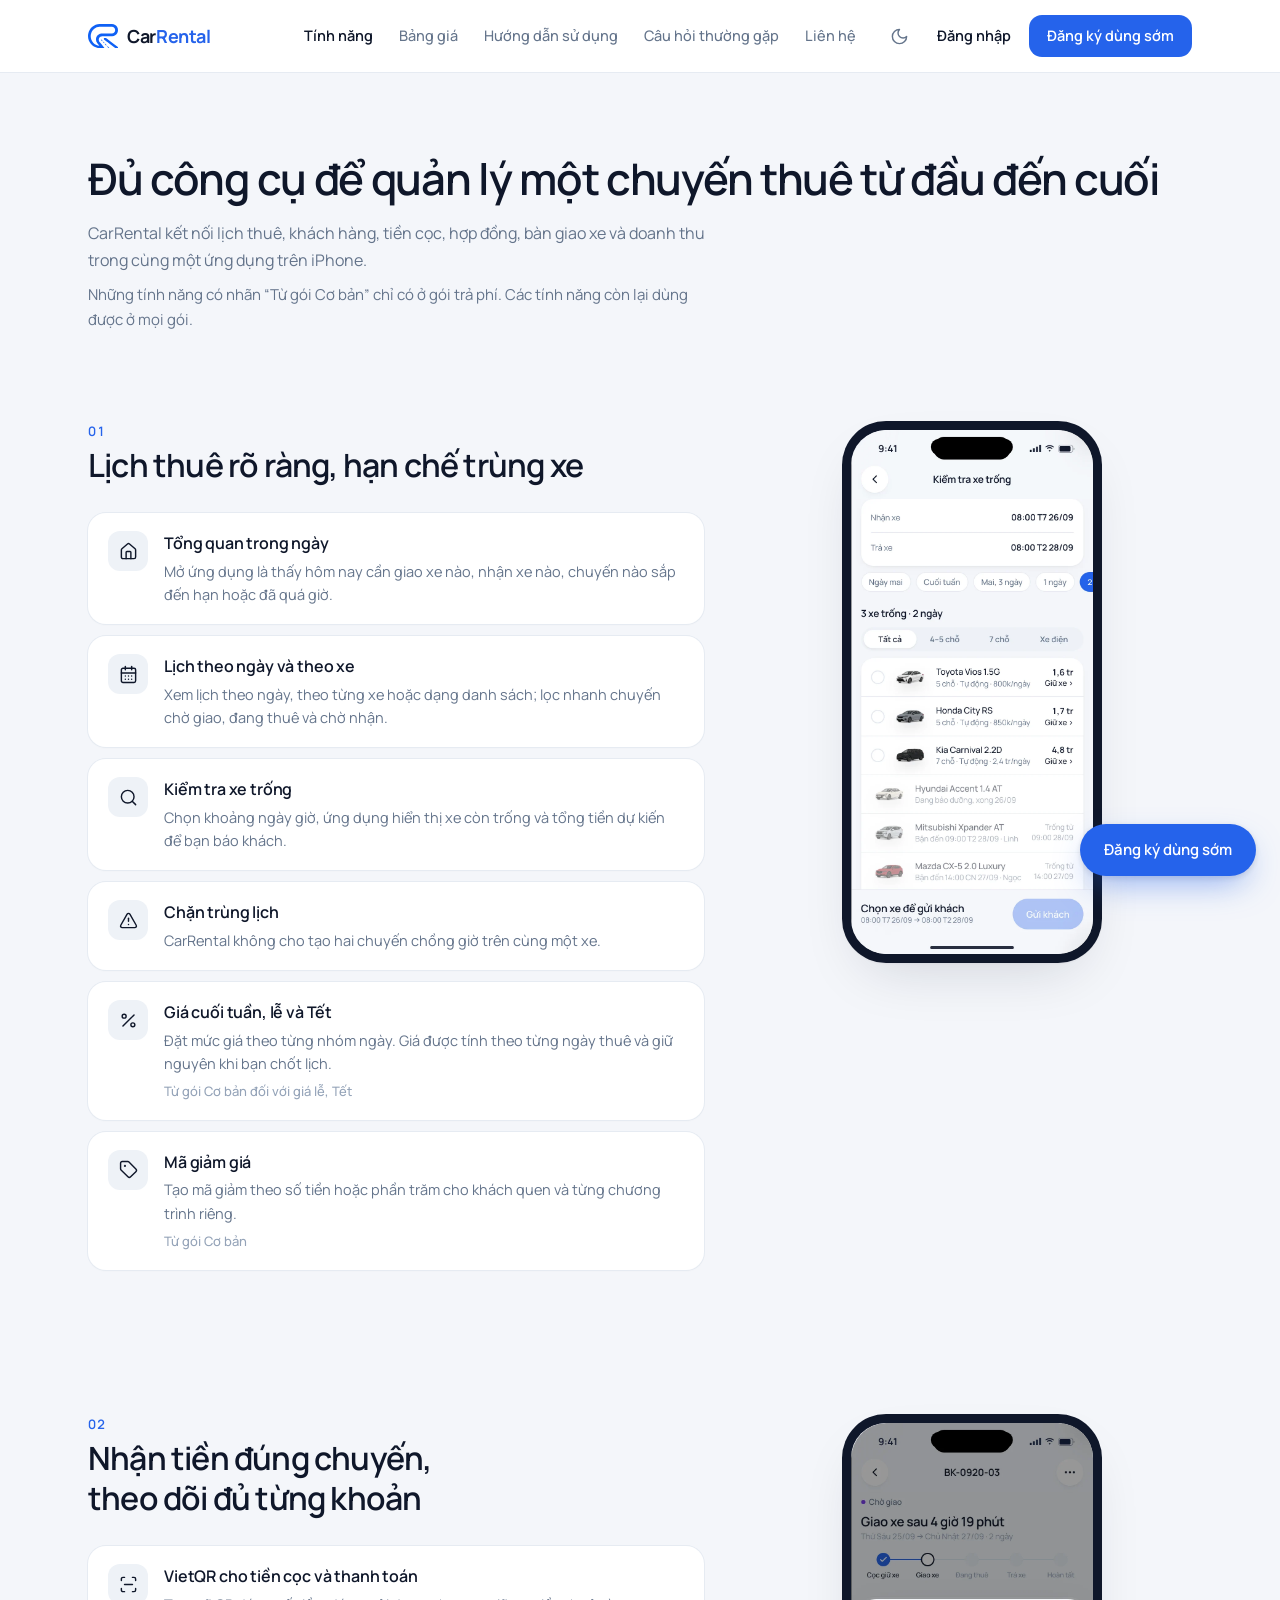
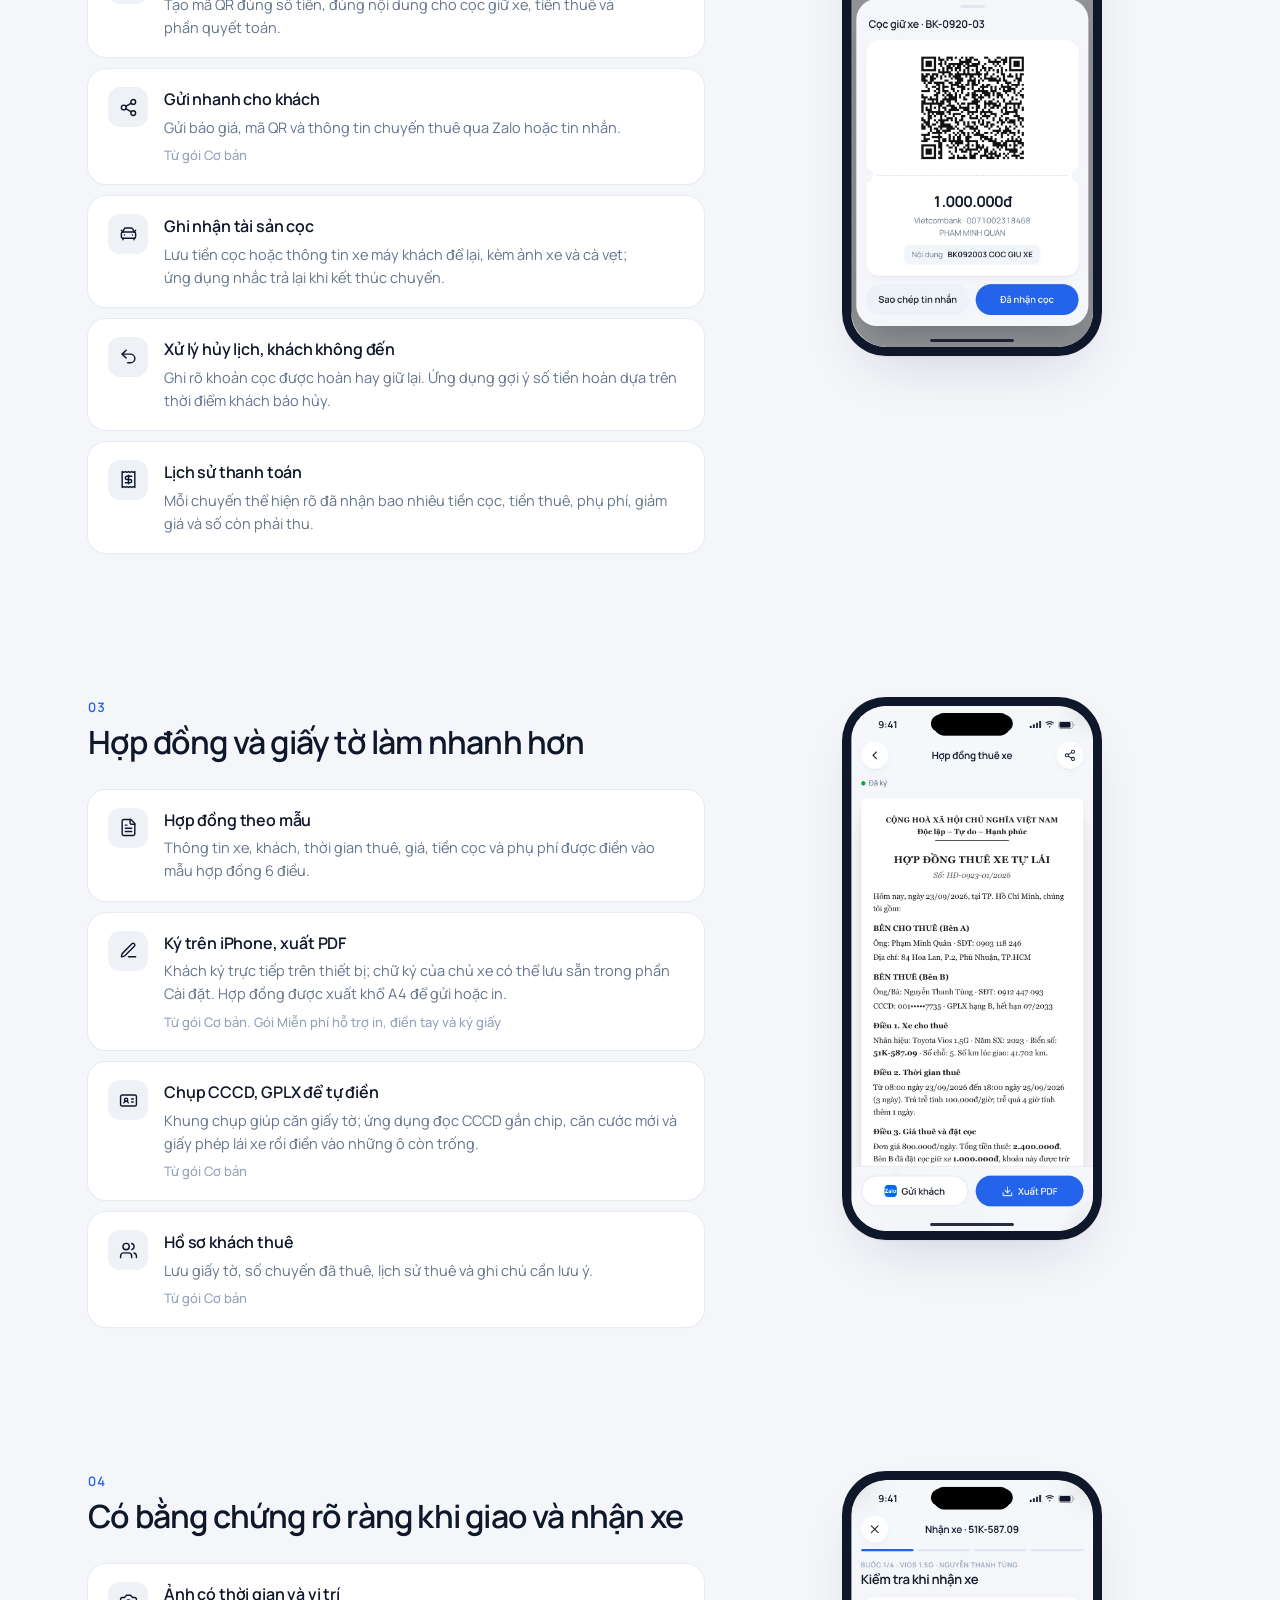
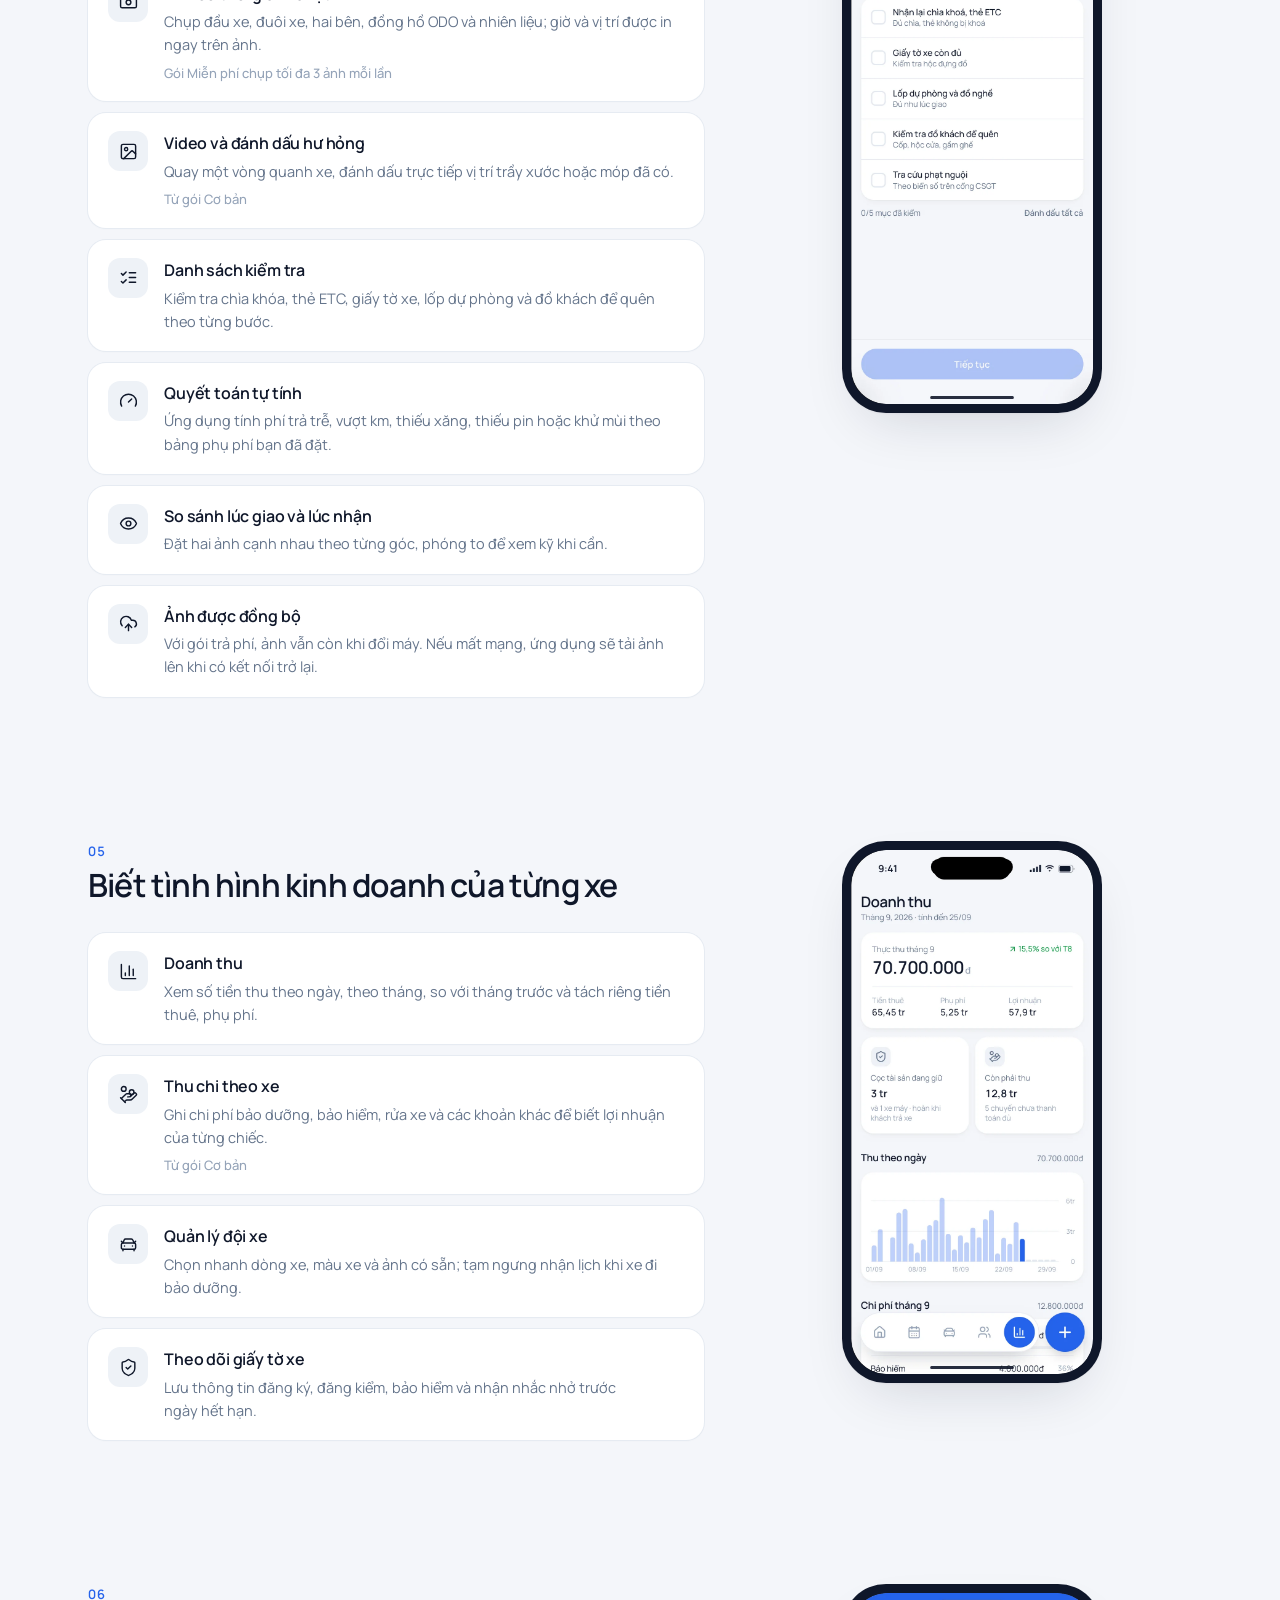
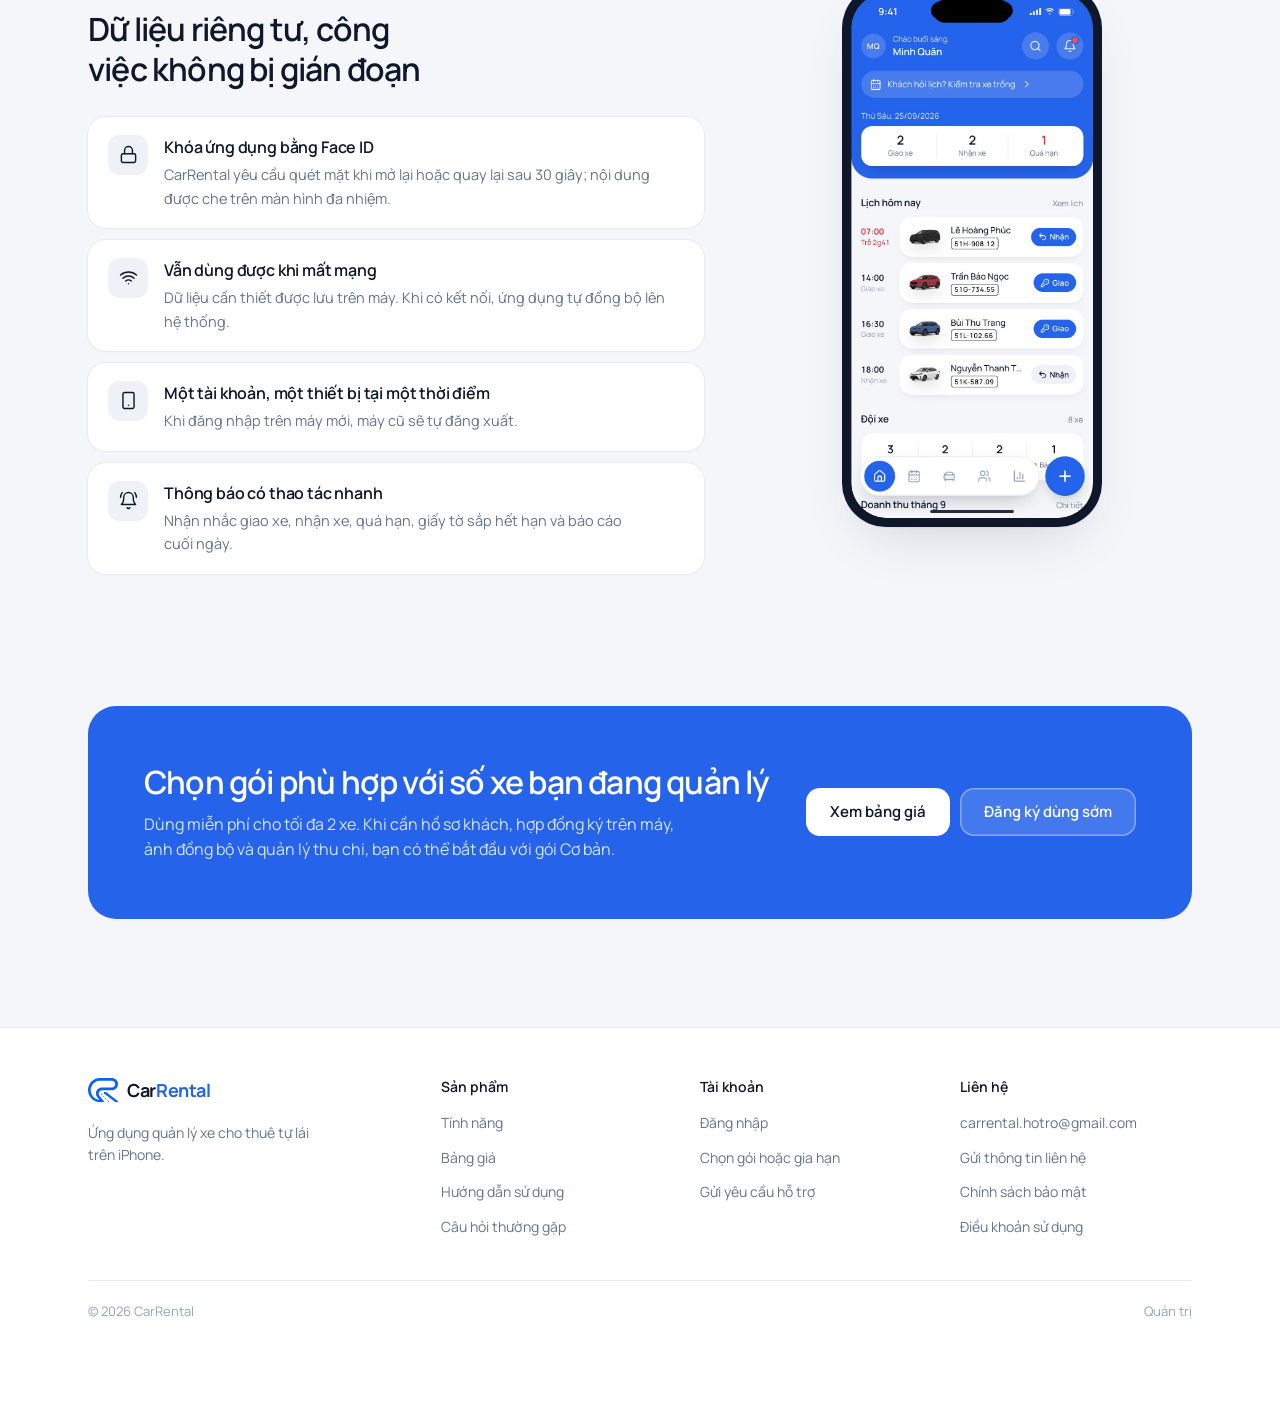
<file: tinh-nang/index.html>
<!doctype html>
<html lang="vi">
<head>
<meta charset="utf-8">

<meta name="viewport" content="width=device-width, initial-scale=1, viewport-fit=cover">
<title>Tính năng quản lý xe cho thuê tự lái | CarRental</title>
<meta name="description" content="Xem các tính năng của CarRental: lịch thuê, xe trống, cọc VietQR, hợp đồng, giao nhận có ảnh, quyết toán, doanh thu và thu chi theo xe.">
<link rel="canonical" href="https://carrental.id.vn/tinh-nang/">
<meta property="og:type" content="website">
<meta property="og:site_name" content="CarRental">
<meta property="og:locale" content="vi_VN">
<meta property="og:title" content="Tính năng quản lý xe cho thuê tự lái | CarRental">
<meta property="og:description" content="Xem các tính năng của CarRental: lịch thuê, xe trống, cọc VietQR, hợp đồng, giao nhận có ảnh, quyết toán, doanh thu và thu chi theo xe.">
<meta property="og:url" content="https://carrental.id.vn/tinh-nang/">
<meta property="og:image" content="https://carrental.id.vn/assets/og.png">
<meta property="og:image:width" content="1200">
<meta property="og:image:height" content="630">
<meta name="twitter:card" content="summary_large_image">
<meta name="theme-color" content="#F4F6FA" media="(prefers-color-scheme: light)">
<meta name="theme-color" content="#0B1120" media="(prefers-color-scheme: dark)">
<link rel="icon" href="../favicon.svg" type="image/svg+xml">
<link rel="apple-touch-icon" href="../assets/apple-touch-icon.png">
<script>try{var t=localStorage.getItem('cr-theme');if(t==='light'||t==='dark')document.documentElement.dataset.theme=t}catch(e){}</script>
<link rel="preconnect" href="https://fonts.googleapis.com">
<link rel="preconnect" href="https://fonts.gstatic.com" crossorigin>
<link rel="stylesheet" href="https://fonts.googleapis.com/css2?family=Manrope:wght@400;500;600;700&display=swap">
<link rel="stylesheet" href="../assets/site.css?v=384101a9">
<style>/* Tính năng (bản Stitch): mỗi nhóm có số + tiêu đề; bên trái các dòng tính năng trên thẻ trắng, bên phải ảnh app dính khi cuộn */
.fgroup { display: grid; gap: 32px; padding: 56px 0; }
@media (min-width: 1024px) { .fgroup { grid-template-columns: 7fr 5fr; gap: 48px; align-items: start; padding: 72px 0; } }
.fgroup .phone { width: 260px; margin: 0 auto; }
@media (min-width: 1024px) { .fgroup .phone { position: sticky; top: 104px; } }
.flist { display: grid; gap: 12px; margin-top: 28px; }
.fitem { display: flex; gap: 16px; align-items: flex-start; background: var(--surface); border-radius: 18px; box-shadow: var(--shadow); padding: 18px 20px; }
.fitem .ic { width: 40px; height: 40px; border-radius: 12px; display: grid; place-items: center; background: var(--surface-2); color: var(--ink); flex: none; }
.fitem .ic .i { width: 19px; height: 19px; }
.fitem h3 { font-size: 16px; font-weight: 600; letter-spacing: -.01em; }
.fitem p { margin: 3px 0 0; color: var(--ink-2); font-size: 14.5px; text-wrap: pretty; }
.paid { display: block; font-size: 13px; color: var(--ink-3); margin-top: 6px; font-weight: 500; }</style>


</head>
<body class="has-dock">
<a class="skip" href="#main">Bỏ qua, tới nội dung</a>
<header class="hdr"><div class="wrap">
  <a class="logo" href="../" aria-label="CarRental, trang chủ"><svg viewBox="21.077 10.416 193.176 157.869"  aria-hidden="true"> <path class="mk-band" d="M196.019 50.456C195.735 61.77 186.627 70.894 175.313 71.177L175.172 71.177C175.03 71.193 174.904 71.193 174.762 71.193C174.573 71.193 174.399 71.193 174.21 71.177L110.439 71.177C106.956 71.177 103.521 71.65 100.322 72.564C98.62 73.021 96.982 73.604 95.406 74.313C95.39 74.313 95.374 74.329 95.359 74.329C91.608 75.952 88.189 78.19 85.195 80.9C85.179 80.9 85.163 80.916 85.148 80.931C82.422 83.405 80.058 86.258 78.12 89.409C78.104 89.409 78.104 89.425 78.104 89.425C75.961 92.923 74.369 96.815 73.44 100.944L73.44 100.975C73.408 100.991 73.408 101.007 73.424 101.038C72.778 103.812 72.447 106.695 72.447 109.658C72.447 118.419 75.331 126.487 80.2 132.963L82.106 135.327C82.138 135.343 82.169 135.374 82.185 135.406L94.46 150.47C63.197 148.28 38.52 121.87 38.52 89.63C38.52 87.172 38.662 84.745 38.946 82.365C39.387 78.521 40.191 74.77 41.31 71.177C48.716 47.525 69.957 30.097 95.406 28.742L98.636 28.647L174.21 28.647C174.399 28.631 174.573 28.631 174.762 28.631C174.951 28.631 175.124 28.631 175.313 28.647C186.627 28.931 195.751 38.055 196.019 49.369C196.035 49.542 196.035 49.731 196.035 49.904C196.035 50.093 196.035 50.267 196.019 50.456M208.026 28.647C204.954 23.81 200.857 19.713 196.019 16.64C189.889 12.685 182.593 10.416 174.762 10.416L99.077 10.416C97.848 10.416 96.619 10.447 95.406 10.494C77.757 11.314 61.653 17.995 48.968 28.647C36.125 39.41 26.812 54.254 22.999 71.177C21.738 76.724 21.077 82.491 21.077 88.416C21.077 130.269 54.042 164.416 95.406 166.338C96.619 166.386 97.848 166.417 99.077 166.417L107.461 166.417L123.616 166.417C124.571 166.417 125.346 165.643 125.346 164.688L125.346 162.703C125.346 162.008 125.098 161.337 124.647 160.809L123.502 159.468L114.158 148.548L113.701 147.996L113.685 147.996L97.092 128.583C97.076 128.567 97.045 128.536 97.045 128.52C96.446 127.968 95.91 127.37 95.406 126.723C95.122 126.377 94.854 126.03 94.586 125.668C94.586 125.652 94.571 125.652 94.571 125.636C91.86 121.87 90.285 117.237 90.285 112.242C90.285 108.129 91.356 104.269 93.247 100.944C93.877 99.825 94.586 98.769 95.406 97.776C96.966 95.822 98.841 94.152 100.953 92.828C104.404 90.654 108.453 89.409 112.802 89.409L174.762 89.409C175.534 89.409 176.306 89.393 177.078 89.346C184.027 88.936 190.504 86.73 196.019 83.185C200.857 80.112 204.954 75.999 208.026 71.177C211.982 65.032 214.251 57.736 214.251 49.904C214.251 42.073 211.982 34.777 208.026 28.647" fill="currentColor"/> <path class="mk-leg" d="M214.253 159.958L214.253 164.91C214.253 165.743 213.578 166.419 212.745 166.419L199.057 166.419C198.437 166.419 197.834 166.216 197.339 165.841L196.021 164.843L159.794 137.393L151.6 131.2L146.116 127.04L144.761 126.016L134.519 118.263L125.348 111.314L124.422 110.61C123.844 110.17 123.504 109.485 123.504 108.758L123.504 102.395C123.504 101.594 124.153 100.945 124.953 100.945L136.786 100.945C137.482 100.945 138.16 101.173 138.715 101.594L148.338 108.887L151.6 111.361L154.074 113.236L168.445 124.125L196.021 145.004L213.336 158.113C213.914 158.551 214.253 159.233 214.253 159.958" fill="currentColor"/> <path class="mk-lane" style="--d:0" d="M107.016 110.927L114.647 118.946C114.908 119.221 114.899 119.654 114.627 119.918L113.164 121.334C112.887 121.603 112.444 121.592 112.18 121.31L104.446 113.051C104.165 112.751 104.207 112.274 104.535 112.028L106.102 110.851C106.382 110.641 106.775 110.673 107.016 110.927" fill="currentColor"/><path class="mk-lane" style="--d:1" d="M120.043 124.62L126.852 131.796C127.112 132.07 127.103 132.503 126.831 132.766L125.285 134.263C125.008 134.531 124.566 134.52 124.302 134.239L117.538 127.02C117.281 126.745 117.291 126.314 117.562 126.052L119.063 124.599C119.338 124.332 119.779 124.342 120.043 124.62" fill="currentColor"/><path class="mk-lane" style="--d:2" d="M132.797 138.037L140.018 145.631C140.279 145.905 140.27 146.339 139.998 146.602L138.341 148.206C138.064 148.474 137.621 148.463 137.358 148.182L130.191 140.536C129.933 140.261 129.943 139.831 130.214 139.569L131.817 138.017C132.093 137.75 132.533 137.759 132.797 138.037" fill="currentColor"/><path class="mk-lane" style="--d:3" d="M159.938 168.285L156.425 168.228C156.238 168.225 156.061 168.146 155.933 168.01L145.291 156.643C145.034 156.369 145.044 155.938 145.315 155.676L147.03 154.016C147.305 153.749 147.745 153.758 148.01 154.036L160.449 167.12C160.87 167.563 160.549 168.295 159.938 168.285" fill="currentColor"/> </svg><b>Car<span>Rental</span></b></a>
  <nav class="nav" aria-label="Chính"><a href="../tinh-nang/" aria-current="page">Tính năng</a><a href="../bang-gia/" >Bảng giá</a><a href="../huong-dan/" >Hướng dẫn sử dụng</a><a href="../cau-hoi/" >Câu hỏi thường gặp</a><a href="../lien-he/" >Liên hệ</a></nav>
  <div class="hdr-act">
    <button class="icon-btn theme-btn" type="button"></button>
    <a class="hdr-login" href="../tai-khoan/" data-login>Đăng nhập</a>
    <a class="btn sm" href="../lien-he/?muc=dung-thu">Đăng ký dùng sớm</a>
    <button class="icon-btn menu-btn" id="menu-btn" type="button" aria-label="Mở menu" aria-expanded="false" aria-controls="menu"><svg class="i" viewBox="0 0 24 24" aria-hidden="true"><path d="M4 6h16"/><path d="M4 12h16"/><path d="M4 18h16"/></svg></button>
  </div>
</div></header>
<nav class="menu" id="menu" hidden aria-label="Menu"><a href="../tinh-nang/">Tính năng</a><a href="../bang-gia/">Bảng giá</a><a href="../huong-dan/">Hướng dẫn sử dụng</a><a href="../cau-hoi/">Câu hỏi thường gặp</a><a href="../lien-he/">Liên hệ</a><a href="../tai-khoan/" data-login>Đăng nhập</a><a class="btn block" href="../lien-he/?muc=dung-thu">Đăng ký dùng sớm</a></nav>
<main id="main">
<section class="page-head">
  <div class="wrap">
    <h1 class="h-page">Đủ công cụ để quản lý một chuyến thuê từ đầu đến cuối</h1>
    <p class="lead">CarRental kết nối lịch thuê, khách hàng, tiền cọc, hợp đồng, bàn giao xe và doanh thu trong cùng một ứng dụng trên iPhone.</p>
    <p class="lead" style="margin-top:10px;font-size:15px">Những tính năng có nhãn “Từ gói Cơ bản” chỉ có ở gói trả phí. Các tính năng còn lại dùng được ở mọi gói.</p>
  </div>
</section>

<section class="sec" style="padding-top:0">
  <div class="wrap">
    <div class="fgroup" id="lich">
      <div>
        <span class="ch-n">01</span>
        <h2 class="h-sec" style="margin-top:4px">Lịch thuê rõ ràng, hạn chế trùng xe</h2>
        <div class="flist">
          <div class="fitem"><span class="ic"><svg class="i" viewBox="0 0 24 24" aria-hidden="true"><path d="M15 21v-8a1 1 0 0 0-1-1h-4a1 1 0 0 0-1 1v8"/><path d="M3 10a2 2 0 0 1 .709-1.528l7-5.999a2 2 0 0 1 2.582 0l7 5.999A2 2 0 0 1 21 10v9a2 2 0 0 1-2 2H5a2 2 0 0 1-2-2z"/></svg></span><div><h3>Tổng quan trong ngày</h3><p>Mở ứng dụng là thấy hôm nay cần giao xe nào, nhận xe nào, chuyến nào sắp đến hạn hoặc đã quá giờ.</p></div></div>
          <div class="fitem"><span class="ic"><svg class="i" viewBox="0 0 24 24" aria-hidden="true"><path d="M8 2v4"/><path d="M16 2v4"/><rect width="18" height="18" x="3" y="4" rx="2"/><path d="M3 10h18"/><path d="M8 14h.01"/><path d="M12 14h.01"/><path d="M16 14h.01"/><path d="M8 18h.01"/><path d="M12 18h.01"/><path d="M16 18h.01"/></svg></span><div><h3>Lịch theo ngày và theo xe</h3><p>Xem lịch theo ngày, theo từng xe hoặc dạng danh sách; lọc nhanh chuyến chờ giao, đang thuê và chờ nhận.</p></div></div>
          <div class="fitem"><span class="ic"><svg class="i" viewBox="0 0 24 24" aria-hidden="true"><circle cx="11" cy="11" r="8"/><path d="m21 21-4.3-4.3"/></svg></span><div><h3>Kiểm tra xe trống</h3><p>Chọn khoảng ngày giờ, ứng dụng hiển thị xe còn trống và tổng tiền dự kiến để bạn báo khách.</p></div></div>
          <div class="fitem"><span class="ic"><svg class="i" viewBox="0 0 24 24" aria-hidden="true"><path d="m21.73 18-8-14a2 2 0 0 0-3.48 0l-8 14A2 2 0 0 0 4 21h16a2 2 0 0 0 1.73-3"/><path d="M12 9v4"/><path d="M12 17h.01"/></svg></span><div><h3>Chặn trùng lịch</h3><p>CarRental không cho tạo hai chuyến chồng giờ trên cùng một xe.</p></div></div>
          <div class="fitem"><span class="ic"><svg class="i" viewBox="0 0 24 24" aria-hidden="true"><line x1="19" x2="5" y1="5" y2="19"/><circle cx="6.5" cy="6.5" r="2.5"/><circle cx="17.5" cy="17.5" r="2.5"/></svg></span><div><h3>Giá cuối tuần, lễ và Tết</h3><p>Đặt mức giá theo từng nhóm ngày. Giá được tính theo từng ngày thuê và giữ nguyên khi bạn chốt lịch.</p><span class="paid">Từ gói Cơ bản đối với giá lễ, Tết</span></div></div>
          <div class="fitem"><span class="ic"><svg class="i" viewBox="0 0 24 24" aria-hidden="true"><path d="M12.586 2.586A2 2 0 0 0 11.172 2H4a2 2 0 0 0-2 2v7.172a2 2 0 0 0 .586 1.414l8.704 8.704a2.426 2.426 0 0 0 3.42 0l6.58-6.58a2.426 2.426 0 0 0 0-3.42z"/><circle cx="7.5" cy="7.5" r=".5" fill="currentColor"/></svg></span><div><h3>Mã giảm giá</h3><p>Tạo mã giảm theo số tiền hoặc phần trăm cho khách quen và từng chương trình riêng.</p><span class="paid">Từ gói Cơ bản</span></div></div>
        </div>
      </div>
      <div class="phone "><div class="scr"><img class="l" src="../assets/screens/avail-light.webp" alt="Kiểm tra xe trống theo ngày giờ" width="393" height="852" loading="lazy" decoding="async"><img class="d" src="../assets/screens/avail-dark.webp" alt="" width="393" height="852" loading="lazy" decoding="async"></div></div>
    </div>

    <div class="fgroup" id="coc">
      <div>
        <span class="ch-n">02</span>
        <h2 class="h-sec" style="margin-top:4px">Nhận tiền đúng chuyến, theo dõi đủ từng khoản</h2>
        <div class="flist">
          <div class="fitem"><span class="ic"><svg class="i" viewBox="0 0 24 24" aria-hidden="true"><path d="M3 7V5a2 2 0 0 1 2-2h2"/><path d="M17 3h2a2 2 0 0 1 2 2v2"/><path d="M21 17v2a2 2 0 0 1-2 2h-2"/><path d="M7 21H5a2 2 0 0 1-2-2v-2"/><path d="M7 12h10"/></svg></span><div><h3>VietQR cho tiền cọc và thanh toán</h3><p>Tạo mã QR đúng số tiền, đúng nội dung cho cọc giữ xe, tiền thuê và phần quyết toán.</p></div></div>
          <div class="fitem"><span class="ic"><svg class="i" viewBox="0 0 24 24" aria-hidden="true"><circle cx="18" cy="5" r="3"/><circle cx="6" cy="12" r="3"/><circle cx="18" cy="19" r="3"/><line x1="8.59" x2="15.42" y1="13.51" y2="17.49"/><line x1="15.41" x2="8.59" y1="6.51" y2="10.49"/></svg></span><div><h3>Gửi nhanh cho khách</h3><p>Gửi báo giá, mã QR và thông tin chuyến thuê qua Zalo hoặc tin nhắn.</p><span class="paid">Từ gói Cơ bản</span></div></div>
          <div class="fitem"><span class="ic"><svg class="i" viewBox="0 0 24 24" aria-hidden="true"><path d="m21 8-2 2-1.5-3.7A2 2 0 0 0 15.646 5H8.4a2 2 0 0 0-1.903 1.257L5 10 3 8"/><path d="M7 14h.01"/><path d="M17 14h.01"/><rect width="18" height="8" x="3" y="10" rx="2"/><path d="M5 18v2"/><path d="M19 18v2"/></svg></span><div><h3>Ghi nhận tài sản cọc</h3><p>Lưu tiền cọc hoặc thông tin xe máy khách để lại, kèm ảnh xe và cà vẹt; ứng dụng nhắc trả lại khi kết thúc chuyến.</p></div></div>
          <div class="fitem"><span class="ic"><svg class="i" viewBox="0 0 24 24" aria-hidden="true"><path d="M9 14 4 9l5-5"/><path d="M4 9h10.5a5.5 5.5 0 0 1 5.5 5.5a5.5 5.5 0 0 1-5.5 5.5H11"/></svg></span><div><h3>Xử lý hủy lịch, khách không đến</h3><p>Ghi rõ khoản cọc được hoàn hay giữ lại. Ứng dụng gợi ý số tiền hoàn dựa trên thời điểm khách báo hủy.</p></div></div>
          <div class="fitem"><span class="ic"><svg class="i" viewBox="0 0 24 24" aria-hidden="true"><path d="M4 2v20l2-1 2 1 2-1 2 1 2-1 2 1 2-1 2 1V2l-2 1-2-1-2 1-2-1-2 1-2-1-2 1Z"/><path d="M16 8h-6a2 2 0 1 0 0 4h4a2 2 0 1 1 0 4H8"/><path d="M12 17.5v-11"/></svg></span><div><h3>Lịch sử thanh toán</h3><p>Mỗi chuyến thể hiện rõ đã nhận bao nhiêu tiền cọc, tiền thuê, phụ phí, giảm giá và số còn phải thu.</p></div></div>
        </div>
      </div>
      <div class="phone "><div class="scr"><img class="l" src="../assets/screens/holdqr-light.webp" alt="Mã VietQR cọc giữ xe" width="393" height="852" loading="lazy" decoding="async"><img class="d" src="../assets/screens/holdqr-dark.webp" alt="" width="393" height="852" loading="lazy" decoding="async"></div></div>
    </div>

    <div class="fgroup" id="hop-dong">
      <div>
        <span class="ch-n">03</span>
        <h2 class="h-sec" style="margin-top:4px">Hợp đồng và giấy tờ làm nhanh hơn</h2>
        <div class="flist">
          <div class="fitem"><span class="ic"><svg class="i" viewBox="0 0 24 24" aria-hidden="true"><path d="M15 2H6a2 2 0 0 0-2 2v16a2 2 0 0 0 2 2h12a2 2 0 0 0 2-2V7Z"/><path d="M14 2v4a2 2 0 0 0 2 2h4"/><path d="M10 9H8"/><path d="M16 13H8"/><path d="M16 17H8"/></svg></span><div><h3>Hợp đồng theo mẫu</h3><p>Thông tin xe, khách, thời gian thuê, giá, tiền cọc và phụ phí được điền vào mẫu hợp đồng 6 điều.</p></div></div>
          <div class="fitem"><span class="ic"><svg class="i" viewBox="0 0 24 24" aria-hidden="true"><path d="M12 20h9"/><path d="M16.376 3.622a1 1 0 0 1 3.002 3.002L7.368 18.635a2 2 0 0 1-.855.506l-2.872.838a.5.5 0 0 1-.62-.62l.838-2.872a2 2 0 0 1 .506-.854z"/></svg></span><div><h3>Ký trên iPhone, xuất PDF</h3><p>Khách ký trực tiếp trên thiết bị; chữ ký của chủ xe có thể lưu sẵn trong phần Cài đặt. Hợp đồng được xuất khổ A4 để gửi hoặc in.</p><span class="paid">Từ gói Cơ bản. Gói Miễn phí hỗ trợ in, điền tay và ký giấy</span></div></div>
          <div class="fitem"><span class="ic"><svg class="i" viewBox="0 0 24 24" aria-hidden="true"><path d="M16 10h2"/><path d="M16 14h2"/><path d="M6.17 15a3 3 0 0 1 5.66 0"/><circle cx="9" cy="11" r="2"/><rect x="2" y="5" width="20" height="14" rx="2"/></svg></span><div><h3>Chụp CCCD, GPLX để tự điền</h3><p>Khung chụp giúp căn giấy tờ; ứng dụng đọc CCCD gắn chip, căn cước mới và giấy phép lái xe rồi điền vào những ô còn trống.</p><span class="paid">Từ gói Cơ bản</span></div></div>
          <div class="fitem"><span class="ic"><svg class="i" viewBox="0 0 24 24" aria-hidden="true"><path d="M16 21v-2a4 4 0 0 0-4-4H6a4 4 0 0 0-4 4v2"/><circle cx="9" cy="7" r="4"/><path d="M22 21v-2a4 4 0 0 0-3-3.87"/><path d="M16 3.13a4 4 0 0 1 0 7.75"/></svg></span><div><h3>Hồ sơ khách thuê</h3><p>Lưu giấy tờ, số chuyến đã thuê, lịch sử thuê và ghi chú cần lưu ý.</p><span class="paid">Từ gói Cơ bản</span></div></div>
        </div>
      </div>
      <div class="phone "><div class="scr"><img class="l" src="../assets/screens/contract-light.webp" alt="Hợp đồng thuê xe tự lái điền sẵn" width="393" height="852" loading="lazy" decoding="async"><img class="d" src="../assets/screens/contract-dark.webp" alt="" width="393" height="852" loading="lazy" decoding="async"></div></div>
    </div>

    <div class="fgroup" id="giao-nhan">
      <div>
        <span class="ch-n">04</span>
        <h2 class="h-sec" style="margin-top:4px">Có bằng chứng rõ ràng khi giao và nhận xe</h2>
        <div class="flist">
          <div class="fitem"><span class="ic"><svg class="i" viewBox="0 0 24 24" aria-hidden="true"><path d="M14.5 4h-5L7 7H4a2 2 0 0 0-2 2v9a2 2 0 0 0 2 2h16a2 2 0 0 0 2-2V9a2 2 0 0 0-2-2h-3l-2.5-3z"/><circle cx="12" cy="13" r="3"/></svg></span><div><h3>Ảnh có thời gian và vị trí</h3><p>Chụp đầu xe, đuôi xe, hai bên, đồng hồ ODO và nhiên liệu; giờ và vị trí được in ngay trên ảnh.</p><span class="paid">Gói Miễn phí chụp tối đa 3 ảnh mỗi lần</span></div></div>
          <div class="fitem"><span class="ic"><svg class="i" viewBox="0 0 24 24" aria-hidden="true"><rect width="18" height="18" x="3" y="3" rx="2" ry="2"/><circle cx="9" cy="9" r="2"/><path d="m21 15-3.086-3.086a2 2 0 0 0-2.828 0L6 21"/></svg></span><div><h3>Video và đánh dấu hư hỏng</h3><p>Quay một vòng quanh xe, đánh dấu trực tiếp vị trí trầy xước hoặc móp đã có.</p><span class="paid">Từ gói Cơ bản</span></div></div>
          <div class="fitem"><span class="ic"><svg class="i" viewBox="0 0 24 24" aria-hidden="true"><path d="m3 17 2 2 4-4"/><path d="m3 7 2 2 4-4"/><path d="M13 6h8"/><path d="M13 12h8"/><path d="M13 18h8"/></svg></span><div><h3>Danh sách kiểm tra</h3><p>Kiểm tra chìa khóa, thẻ ETC, giấy tờ xe, lốp dự phòng và đồ khách để quên theo từng bước.</p></div></div>
          <div class="fitem"><span class="ic"><svg class="i" viewBox="0 0 24 24" aria-hidden="true"><path d="m12 14 4-4"/><path d="M3.34 19a10 10 0 1 1 17.32 0"/></svg></span><div><h3>Quyết toán tự tính</h3><p>Ứng dụng tính phí trả trễ, vượt km, thiếu xăng, thiếu pin hoặc khử mùi theo bảng phụ phí bạn đã đặt.</p></div></div>
          <div class="fitem"><span class="ic"><svg class="i" viewBox="0 0 24 24" aria-hidden="true"><path d="M2.062 12.348a1 1 0 0 1 0-.696 10.75 10.75 0 0 1 19.876 0 1 1 0 0 1 0 .696 10.75 10.75 0 0 1-19.876 0"/><circle cx="12" cy="12" r="3"/></svg></span><div><h3>So sánh lúc giao và lúc nhận</h3><p>Đặt hai ảnh cạnh nhau theo từng góc, phóng to để xem kỹ khi cần.</p></div></div>
          <div class="fitem"><span class="ic"><svg class="i" viewBox="0 0 24 24" aria-hidden="true"><path d="M12 13v8"/><path d="M4 14.899A7 7 0 1 1 15.71 8h1.79a4.5 4.5 0 0 1 2.5 8.242"/><path d="m8 17 4-4 4 4"/></svg></span><div><h3>Ảnh được đồng bộ</h3><p>Với gói trả phí, ảnh vẫn còn khi đổi máy. Nếu mất mạng, ứng dụng sẽ tải ảnh lên khi có kết nối trở lại.</p></div></div>
        </div>
      </div>
      <div class="phone "><div class="scr"><img class="l" src="../assets/screens/returnCar-light.webp" alt="Kiểm tra khi nhận xe" width="393" height="852" loading="lazy" decoding="async"><img class="d" src="../assets/screens/returnCar-dark.webp" alt="" width="393" height="852" loading="lazy" decoding="async"></div></div>
    </div>

    <div class="fgroup" id="doanh-thu">
      <div>
        <span class="ch-n">05</span>
        <h2 class="h-sec" style="margin-top:4px">Biết tình hình kinh doanh của từng xe</h2>
        <div class="flist">
          <div class="fitem"><span class="ic"><svg class="i" viewBox="0 0 24 24" aria-hidden="true"><path d="M3 3v16a2 2 0 0 0 2 2h16"/><path d="M18 17V9"/><path d="M13 17V5"/><path d="M8 17v-3"/></svg></span><div><h3>Doanh thu</h3><p>Xem số tiền thu theo ngày, theo tháng, so với tháng trước và tách riêng tiền thuê, phụ phí.</p></div></div>
          <div class="fitem"><span class="ic"><svg class="i" viewBox="0 0 24 24" aria-hidden="true"><path d="M11 15h2a2 2 0 1 0 0-4h-3c-.6 0-1.1.2-1.4.6L3 17"/><path d="m7 21 1.6-1.4c.3-.4.8-.6 1.4-.6h4c1.1 0 2.1-.4 2.8-1.2l4.6-4.4a2 2 0 0 0-2.75-2.91l-4.2 3.9"/><path d="m2 16 6 6"/><circle cx="16" cy="9" r="2.9"/><circle cx="6" cy="5" r="3"/></svg></span><div><h3>Thu chi theo xe</h3><p>Ghi chi phí bảo dưỡng, bảo hiểm, rửa xe và các khoản khác để biết lợi nhuận của từng chiếc.</p><span class="paid">Từ gói Cơ bản</span></div></div>
          <div class="fitem"><span class="ic"><svg class="i" viewBox="0 0 24 24" aria-hidden="true"><path d="m21 8-2 2-1.5-3.7A2 2 0 0 0 15.646 5H8.4a2 2 0 0 0-1.903 1.257L5 10 3 8"/><path d="M7 14h.01"/><path d="M17 14h.01"/><rect width="18" height="8" x="3" y="10" rx="2"/><path d="M5 18v2"/><path d="M19 18v2"/></svg></span><div><h3>Quản lý đội xe</h3><p>Chọn nhanh dòng xe, màu xe và ảnh có sẵn; tạm ngưng nhận lịch khi xe đi bảo dưỡng.</p></div></div>
          <div class="fitem"><span class="ic"><svg class="i" viewBox="0 0 24 24" aria-hidden="true"><path d="M20 13c0 5-3.5 7.5-7.66 8.95a1 1 0 0 1-.67-.01C7.5 20.5 4 18 4 13V6a1 1 0 0 1 1-1c2 0 4.5-1.2 6.24-2.72a1.17 1.17 0 0 1 1.52 0C14.51 3.81 17 5 19 5a1 1 0 0 1 1 1z"/><path d="m9 12 2 2 4-4"/></svg></span><div><h3>Theo dõi giấy tờ xe</h3><p>Lưu thông tin đăng ký, đăng kiểm, bảo hiểm và nhận nhắc nhở trước ngày hết hạn.</p></div></div>
        </div>
      </div>
      <div class="phone "><div class="scr"><img class="l" src="../assets/screens/revenue-light.webp" alt="Màn Doanh thu theo tháng" width="393" height="852" loading="lazy" decoding="async"><img class="d" src="../assets/screens/revenue-dark.webp" alt="" width="393" height="852" loading="lazy" decoding="async"></div></div>
    </div>

    <div class="fgroup" id="an-toan">
      <div>
        <span class="ch-n">06</span>
        <h2 class="h-sec" style="margin-top:4px">Dữ liệu riêng tư, công việc không bị gián đoạn</h2>
        <div class="flist">
          <div class="fitem"><span class="ic"><svg class="i" viewBox="0 0 24 24" aria-hidden="true"><rect width="18" height="11" x="3" y="11" rx="2" ry="2"/><path d="M7 11V7a5 5 0 0 1 10 0v4"/></svg></span><div><h3>Khóa ứng dụng bằng Face ID</h3><p>CarRental yêu cầu quét mặt khi mở lại hoặc quay lại sau 30 giây; nội dung được che trên màn hình đa nhiệm.</p></div></div>
          <div class="fitem"><span class="ic"><svg class="i" viewBox="0 0 24 24" aria-hidden="true"><path d="M12 20h.01"/><path d="M2 8.82a15 15 0 0 1 20 0"/><path d="M5 12.859a10 10 0 0 1 14 0"/><path d="M8.5 16.429a5 5 0 0 1 7 0"/></svg></span><div><h3>Vẫn dùng được khi mất mạng</h3><p>Dữ liệu cần thiết được lưu trên máy. Khi có kết nối, ứng dụng tự đồng bộ lên hệ thống.</p></div></div>
          <div class="fitem"><span class="ic"><svg class="i" viewBox="0 0 24 24" aria-hidden="true"><rect width="14" height="20" x="5" y="2" rx="2" ry="2"/><path d="M12 18h.01"/></svg></span><div><h3>Một tài khoản, một thiết bị tại một thời điểm</h3><p>Khi đăng nhập trên máy mới, máy cũ sẽ tự đăng xuất.</p></div></div>
          <div class="fitem"><span class="ic"><svg class="i" viewBox="0 0 24 24" aria-hidden="true"><path d="M6 8a6 6 0 0 1 12 0c0 7 3 9 3 9H3s3-2 3-9"/><path d="M10.3 21a1.94 1.94 0 0 0 3.4 0"/><path d="M4 2C2.8 3.7 2 5.7 2 8"/><path d="M22 8c0-2.3-.8-4.3-2-6"/></svg></span><div><h3>Thông báo có thao tác nhanh</h3><p>Nhận nhắc giao xe, nhận xe, quá hạn, giấy tờ sắp hết hạn và báo cáo cuối ngày.</p></div></div>
        </div>
      </div>
      <div class="phone "><div class="scr"><img class="l" src="../assets/screens/home-light.webp" alt="Màn Tổng quan: lịch giao nhận hôm nay, đội xe, doanh thu tháng" width="393" height="852" loading="lazy" decoding="async"><img class="d" src="../assets/screens/home-dark.webp" alt="" width="393" height="852" loading="lazy" decoding="async"></div></div>
    </div>
  </div>
</section>

<section class="sec" style="padding-top:0">
  <div class="wrap">
    <div class="band reveal">
      <div><h2 class="h-sec">Chọn gói phù hợp với số xe bạn đang quản lý</h2><p>Dùng miễn phí cho tối đa 2 xe. Khi cần hồ sơ khách, hợp đồng ký trên máy, ảnh đồng bộ và quản lý thu chi, bạn có thể bắt đầu với gói Cơ bản.</p></div>
      <div class="cta"><a class="btn white" href="../bang-gia/">Xem bảng giá</a><a class="btn ghost-w" href="../lien-he/?muc=dung-thu">Đăng ký dùng sớm</a></div>
    </div>
  </div>
</section>
</main>
<footer class="ftr"><div class="wrap">
  <div class="ftr-grid">
    <div class="ftr-brand"><a class="logo" href="../"><svg viewBox="21.077 10.416 193.176 157.869"  aria-hidden="true"> <path class="mk-band" d="M196.019 50.456C195.735 61.77 186.627 70.894 175.313 71.177L175.172 71.177C175.03 71.193 174.904 71.193 174.762 71.193C174.573 71.193 174.399 71.193 174.21 71.177L110.439 71.177C106.956 71.177 103.521 71.65 100.322 72.564C98.62 73.021 96.982 73.604 95.406 74.313C95.39 74.313 95.374 74.329 95.359 74.329C91.608 75.952 88.189 78.19 85.195 80.9C85.179 80.9 85.163 80.916 85.148 80.931C82.422 83.405 80.058 86.258 78.12 89.409C78.104 89.409 78.104 89.425 78.104 89.425C75.961 92.923 74.369 96.815 73.44 100.944L73.44 100.975C73.408 100.991 73.408 101.007 73.424 101.038C72.778 103.812 72.447 106.695 72.447 109.658C72.447 118.419 75.331 126.487 80.2 132.963L82.106 135.327C82.138 135.343 82.169 135.374 82.185 135.406L94.46 150.47C63.197 148.28 38.52 121.87 38.52 89.63C38.52 87.172 38.662 84.745 38.946 82.365C39.387 78.521 40.191 74.77 41.31 71.177C48.716 47.525 69.957 30.097 95.406 28.742L98.636 28.647L174.21 28.647C174.399 28.631 174.573 28.631 174.762 28.631C174.951 28.631 175.124 28.631 175.313 28.647C186.627 28.931 195.751 38.055 196.019 49.369C196.035 49.542 196.035 49.731 196.035 49.904C196.035 50.093 196.035 50.267 196.019 50.456M208.026 28.647C204.954 23.81 200.857 19.713 196.019 16.64C189.889 12.685 182.593 10.416 174.762 10.416L99.077 10.416C97.848 10.416 96.619 10.447 95.406 10.494C77.757 11.314 61.653 17.995 48.968 28.647C36.125 39.41 26.812 54.254 22.999 71.177C21.738 76.724 21.077 82.491 21.077 88.416C21.077 130.269 54.042 164.416 95.406 166.338C96.619 166.386 97.848 166.417 99.077 166.417L107.461 166.417L123.616 166.417C124.571 166.417 125.346 165.643 125.346 164.688L125.346 162.703C125.346 162.008 125.098 161.337 124.647 160.809L123.502 159.468L114.158 148.548L113.701 147.996L113.685 147.996L97.092 128.583C97.076 128.567 97.045 128.536 97.045 128.52C96.446 127.968 95.91 127.37 95.406 126.723C95.122 126.377 94.854 126.03 94.586 125.668C94.586 125.652 94.571 125.652 94.571 125.636C91.86 121.87 90.285 117.237 90.285 112.242C90.285 108.129 91.356 104.269 93.247 100.944C93.877 99.825 94.586 98.769 95.406 97.776C96.966 95.822 98.841 94.152 100.953 92.828C104.404 90.654 108.453 89.409 112.802 89.409L174.762 89.409C175.534 89.409 176.306 89.393 177.078 89.346C184.027 88.936 190.504 86.73 196.019 83.185C200.857 80.112 204.954 75.999 208.026 71.177C211.982 65.032 214.251 57.736 214.251 49.904C214.251 42.073 211.982 34.777 208.026 28.647" fill="currentColor"/> <path class="mk-leg" d="M214.253 159.958L214.253 164.91C214.253 165.743 213.578 166.419 212.745 166.419L199.057 166.419C198.437 166.419 197.834 166.216 197.339 165.841L196.021 164.843L159.794 137.393L151.6 131.2L146.116 127.04L144.761 126.016L134.519 118.263L125.348 111.314L124.422 110.61C123.844 110.17 123.504 109.485 123.504 108.758L123.504 102.395C123.504 101.594 124.153 100.945 124.953 100.945L136.786 100.945C137.482 100.945 138.16 101.173 138.715 101.594L148.338 108.887L151.6 111.361L154.074 113.236L168.445 124.125L196.021 145.004L213.336 158.113C213.914 158.551 214.253 159.233 214.253 159.958" fill="currentColor"/> <path class="mk-lane" style="--d:0" d="M107.016 110.927L114.647 118.946C114.908 119.221 114.899 119.654 114.627 119.918L113.164 121.334C112.887 121.603 112.444 121.592 112.18 121.31L104.446 113.051C104.165 112.751 104.207 112.274 104.535 112.028L106.102 110.851C106.382 110.641 106.775 110.673 107.016 110.927" fill="currentColor"/><path class="mk-lane" style="--d:1" d="M120.043 124.62L126.852 131.796C127.112 132.07 127.103 132.503 126.831 132.766L125.285 134.263C125.008 134.531 124.566 134.52 124.302 134.239L117.538 127.02C117.281 126.745 117.291 126.314 117.562 126.052L119.063 124.599C119.338 124.332 119.779 124.342 120.043 124.62" fill="currentColor"/><path class="mk-lane" style="--d:2" d="M132.797 138.037L140.018 145.631C140.279 145.905 140.27 146.339 139.998 146.602L138.341 148.206C138.064 148.474 137.621 148.463 137.358 148.182L130.191 140.536C129.933 140.261 129.943 139.831 130.214 139.569L131.817 138.017C132.093 137.75 132.533 137.759 132.797 138.037" fill="currentColor"/><path class="mk-lane" style="--d:3" d="M159.938 168.285L156.425 168.228C156.238 168.225 156.061 168.146 155.933 168.01L145.291 156.643C145.034 156.369 145.044 155.938 145.315 155.676L147.03 154.016C147.305 153.749 147.745 153.758 148.01 154.036L160.449 167.12C160.87 167.563 160.549 168.295 159.938 168.285" fill="currentColor"/> </svg><b>Car<span>Rental</span></b></a><p>Ứng dụng quản lý xe cho thuê tự lái trên iPhone.</p></div>
    <div><h3>Sản phẩm</h3><ul><li><a href="../tinh-nang/">Tính năng</a></li><li><a href="../bang-gia/">Bảng giá</a></li><li><a href="../huong-dan/">Hướng dẫn sử dụng</a></li><li><a href="../cau-hoi/">Câu hỏi thường gặp</a></li></ul></div>
    <div><h3>Tài khoản</h3><ul><li><a href="../tai-khoan/">Đăng nhập</a></li><li><a href="../goi/">Chọn gói hoặc gia hạn</a></li><li><a href="../tai-khoan/#ho-tro">Gửi yêu cầu hỗ trợ</a></li></ul></div>
    <div><h3>Liên hệ</h3><ul><li><a href="mailto:carrental.hotro@gmail.com">carrental.hotro@gmail.com</a></li><li><a href="../lien-he/">Gửi thông tin liên hệ</a></li><li><a href="../privacy.html">Chính sách bảo mật</a></li><li><a href="../terms.html">Điều khoản sử dụng</a></li></ul></div>
  </div>
  <div class="ftr-bottom"><span>© 2026 CarRental</span><span><a href="../admin/">Quản trị</a></span></div>
</div></footer>
<div class="dock"><div class="dock-in"><div class="dock-txt"><b>Miễn phí cho tối đa 2 xe</b><span>Dùng thử gói trả phí 14 ngày</span></div><a class="btn" href="../lien-he/?muc=dung-thu">Đăng ký dùng sớm</a></div></div>
<div class="toast" id="toast" role="status" aria-live="polite"></div>
<script>const CFG={"sbUrl":"https://epiapzuitzwkexndmvbp.supabase.co","sbKey":"sb_publishable_BATsaw6NBY3k6zo9tO2pNw_uOJ0Z9gB","support":"carrental.hotro@gmail.com","root":"../","icons":{"sun":"<circle cx=\"12\" cy=\"12\" r=\"4\"/><path d=\"M12 2v2\"/><path d=\"M12 20v2\"/><path d=\"m4.93 4.93 1.41 1.41\"/><path d=\"m17.66 17.66 1.41 1.41\"/><path d=\"M2 12h2\"/><path d=\"M20 12h2\"/><path d=\"m6.34 17.66-1.41 1.41\"/><path d=\"m19.07 4.93-1.41 1.41\"/>","moon":"<path d=\"M12 3a6 6 0 0 0 9 9 9 9 0 1 1-9-9Z\"/>","x":"<path d=\"M18 6 6 18\"/><path d=\"m6 6 12 12\"/>","menu":"<path d=\"M4 6h16\"/><path d=\"M4 12h16\"/><path d=\"M4 18h16\"/>","check":"<path d=\"M20 6 9 17l-5-5\"/>","checkc":"<circle cx=\"12\" cy=\"12\" r=\"10\"/><path d=\"m9 12 2 2 4-4\"/>","right":"<path d=\"m9 18 6-6-6-6\"/>","left":"<path d=\"m15 18-6-6 6-6\"/>","mail":"<rect width=\"20\" height=\"16\" x=\"2\" y=\"4\" rx=\"2\"/><path d=\"m22 7-8.97 5.7a1.94 1.94 0 0 1-2.06 0L2 7\"/>","msg":"<path d=\"M7.9 20A9 9 0 1 0 4 16.1L2 22Z\"/>","receipt":"<path d=\"M4 2v20l2-1 2 1 2-1 2 1 2-1 2 1 2-1 2 1V2l-2 1-2-1-2 1-2-1-2 1-2-1-2 1Z\"/><path d=\"M16 8h-6a2 2 0 1 0 0 4h4a2 2 0 1 1 0 4H8\"/><path d=\"M12 17.5v-11\"/>","star":"<path d=\"M11.525 2.295a.53.53 0 0 1 .95 0l2.31 4.679a2.123 2.123 0 0 0 1.595 1.16l5.166.756a.53.53 0 0 1 .294.904l-3.736 3.638a2.123 2.123 0 0 0-.611 1.878l.882 5.14a.53.53 0 0 1-.771.56l-4.618-2.428a2.122 2.122 0 0 0-1.973 0L6.396 21.01a.53.53 0 0 1-.77-.56l.881-5.139a2.122 2.122 0 0 0-.611-1.879L2.16 9.795a.53.53 0 0 1 .294-.906l5.165-.755a2.122 2.122 0 0 0 1.597-1.16z\"/>","user":"<circle cx=\"12\" cy=\"8\" r=\"5\"/><path d=\"M20 21a8 8 0 0 0-16 0\"/>","bellring":"<path d=\"M6 8a6 6 0 0 1 12 0c0 7 3 9 3 9H3s3-2 3-9\"/><path d=\"M10.3 21a1.94 1.94 0 0 0 3.4 0\"/><path d=\"M4 2C2.8 3.7 2 5.7 2 8\"/><path d=\"M22 8c0-2.3-.8-4.3-2-6\"/>","logout":"<path d=\"M9 21H5a2 2 0 0 1-2-2V5a2 2 0 0 1 2-2h4\"/><polyline points=\"16 17 21 12 16 7\"/><line x1=\"21\" x2=\"9\" y1=\"12\" y2=\"12\"/>","lock":"<rect width=\"18\" height=\"11\" x=\"3\" y=\"11\" rx=\"2\" ry=\"2\"/><path d=\"M7 11V7a5 5 0 0 1 10 0v4\"/>","car":"<path d=\"m21 8-2 2-1.5-3.7A2 2 0 0 0 15.646 5H8.4a2 2 0 0 0-1.903 1.257L5 10 3 8\"/><path d=\"M7 14h.01\"/><path d=\"M17 14h.01\"/><rect width=\"18\" height=\"8\" x=\"3\" y=\"10\" rx=\"2\"/><path d=\"M5 18v2\"/><path d=\"M19 18v2\"/>","download":"<path d=\"M21 15v4a2 2 0 0 1-2 2H5a2 2 0 0 1-2-2v-4\"/><polyline points=\"7 10 12 15 17 10\"/><line x1=\"12\" x2=\"12\" y1=\"15\" y2=\"3\"/>","info":"<circle cx=\"12\" cy=\"12\" r=\"10\"/><path d=\"M12 16v-4\"/><path d=\"M12 8h.01\"/>","alert":"<path d=\"m21.73 18-8-14a2 2 0 0 0-3.48 0l-8 14A2 2 0 0 0 4 21h16a2 2 0 0 0 1.73-3\"/><path d=\"M12 9v4\"/><path d=\"M12 17h.01\"/>","clock":"<circle cx=\"12\" cy=\"12\" r=\"10\"/><polyline points=\"12 6 12 12 16 14\"/>"}};</script>
<script src="../assets/site.js?v=d349e5ab"></script>

</body>
</html>
</file>
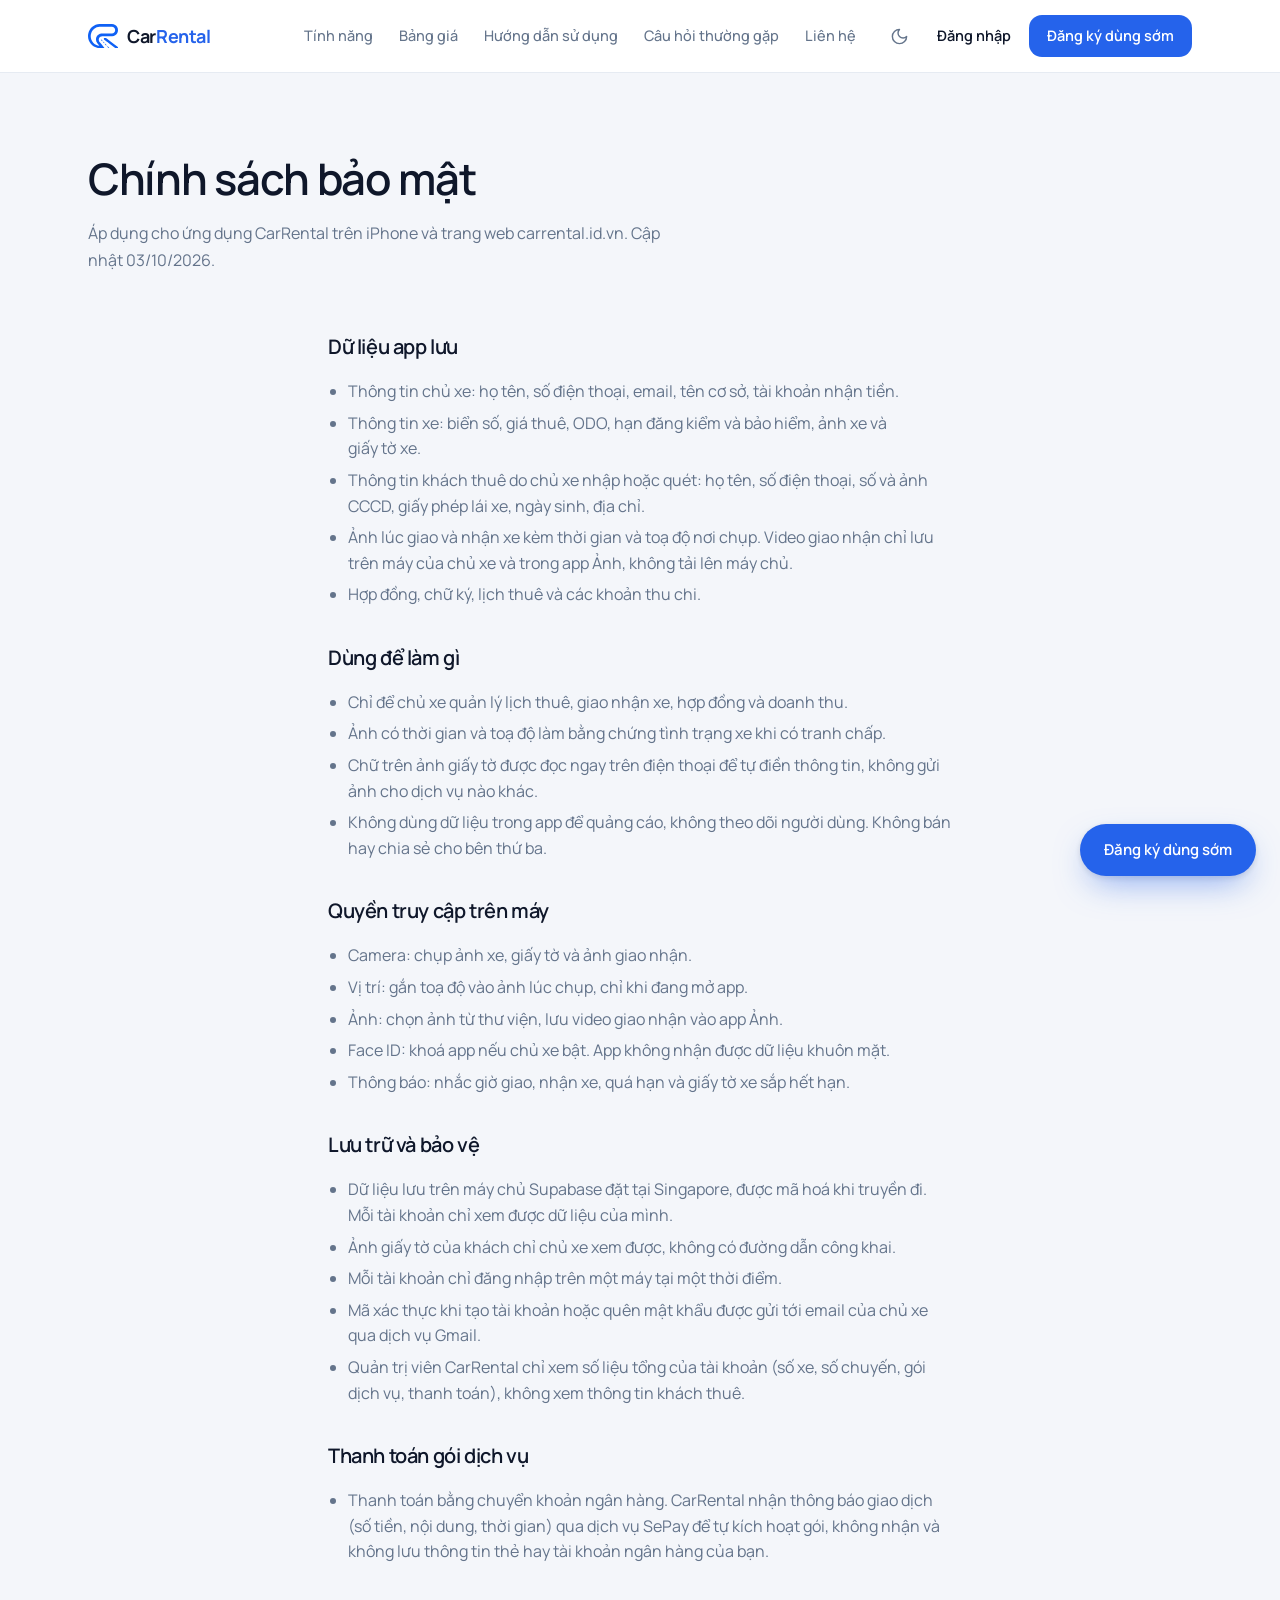
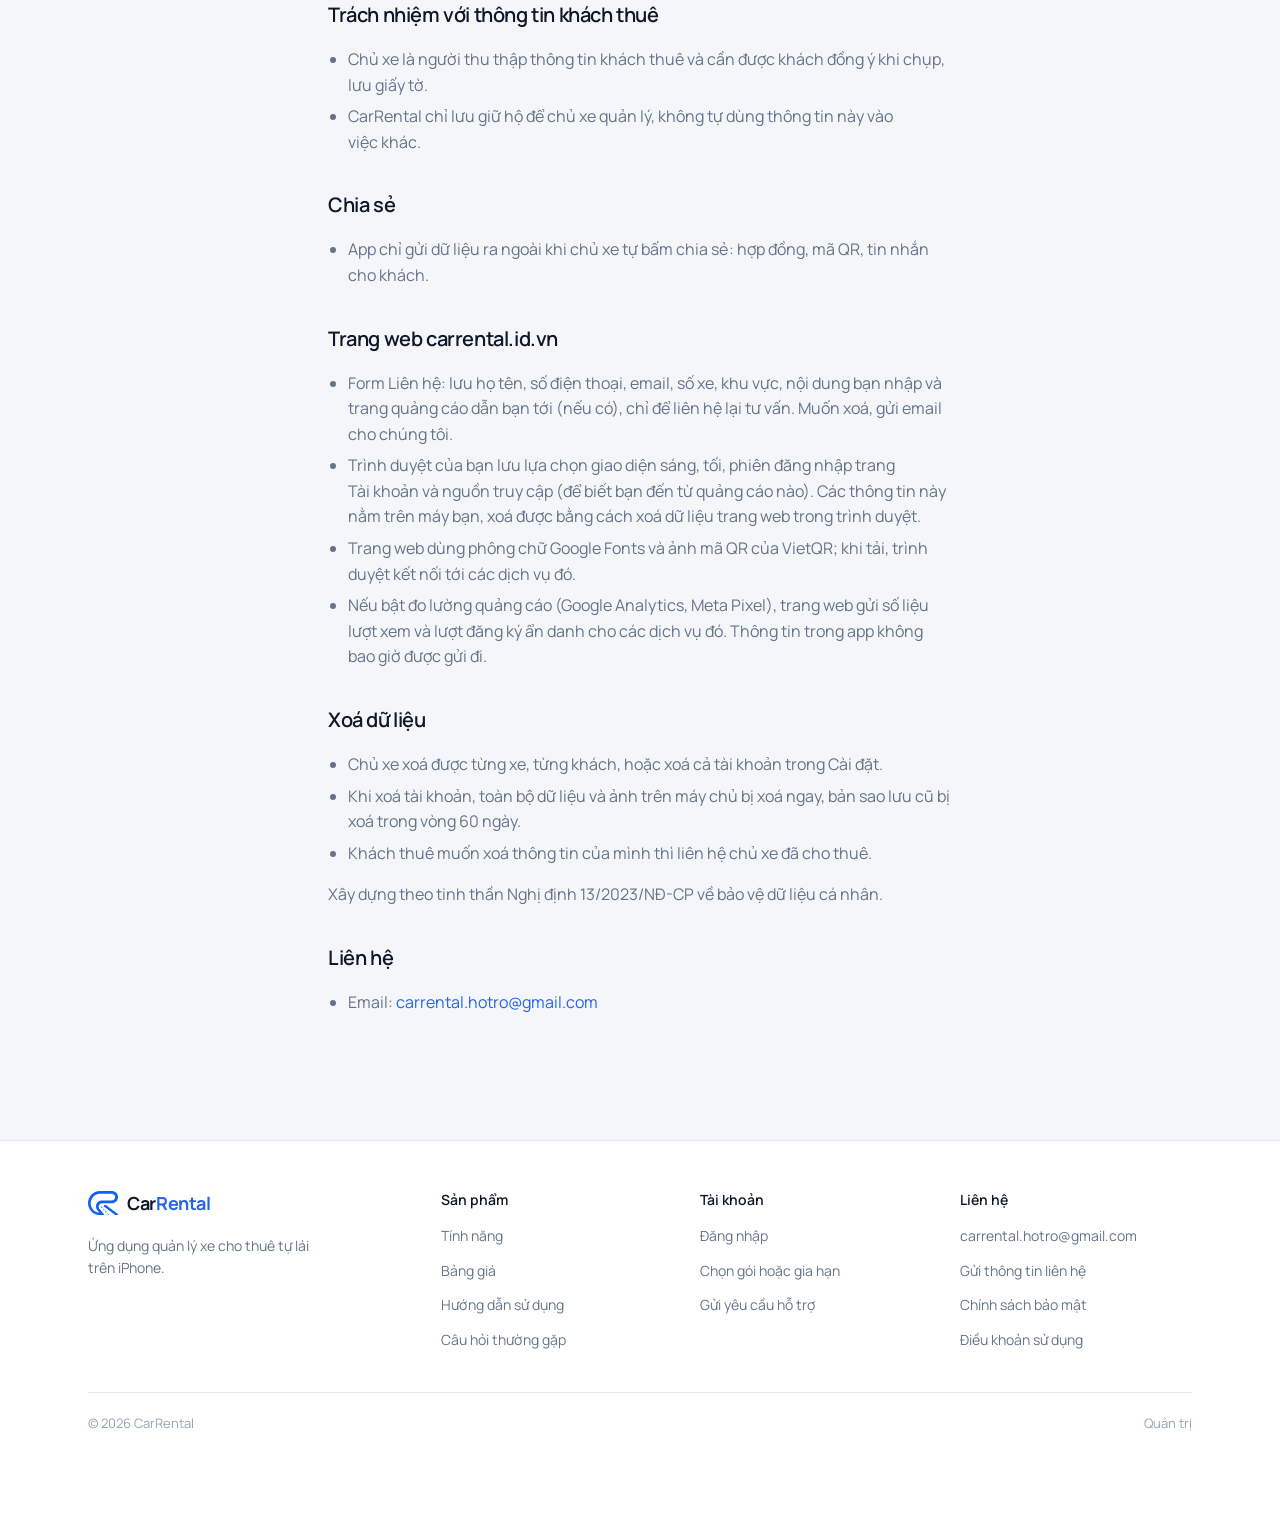
<file: privacy.html>
<!doctype html>
<html lang="vi">
<head>
<meta charset="utf-8">

<meta name="viewport" content="width=device-width, initial-scale=1, viewport-fit=cover">
<title>Chính sách bảo mật · CarRental</title>
<meta name="description" content="Chính sách bảo mật của CarRental: dữ liệu ứng dụng lưu, mục đích sử dụng, quyền truy cập trên máy, nơi lưu trữ, chia sẻ, xoá dữ liệu và dữ liệu trên trang web.">
<link rel="canonical" href="https://carrental.id.vn/privacy.html">
<meta property="og:type" content="website">
<meta property="og:site_name" content="CarRental">
<meta property="og:locale" content="vi_VN">
<meta property="og:title" content="Chính sách bảo mật · CarRental">
<meta property="og:description" content="Chính sách bảo mật của CarRental: dữ liệu ứng dụng lưu, mục đích sử dụng, quyền truy cập trên máy, nơi lưu trữ, chia sẻ, xoá dữ liệu và dữ liệu trên trang web.">
<meta property="og:url" content="https://carrental.id.vn/privacy.html">
<meta property="og:image" content="https://carrental.id.vn/assets/og.png">
<meta property="og:image:width" content="1200">
<meta property="og:image:height" content="630">
<meta name="twitter:card" content="summary_large_image">
<meta name="theme-color" content="#F4F6FA" media="(prefers-color-scheme: light)">
<meta name="theme-color" content="#0B1120" media="(prefers-color-scheme: dark)">
<link rel="icon" href="./favicon.svg" type="image/svg+xml">
<link rel="apple-touch-icon" href="./assets/apple-touch-icon.png">
<script>try{var t=localStorage.getItem('cr-theme');if(t==='light'||t==='dark')document.documentElement.dataset.theme=t}catch(e){}</script>
<link rel="preconnect" href="https://fonts.googleapis.com">
<link rel="preconnect" href="https://fonts.gstatic.com" crossorigin>
<link rel="stylesheet" href="https://fonts.googleapis.com/css2?family=Manrope:wght@400;500;600;700&display=swap">
<link rel="stylesheet" href="./assets/site.css?v=384101a9">



</head>
<body class="has-dock">
<a class="skip" href="#main">Bỏ qua, tới nội dung</a>
<header class="hdr"><div class="wrap">
  <a class="logo" href="./" aria-label="CarRental, trang chủ"><svg viewBox="21.077 10.416 193.176 157.869"  aria-hidden="true"> <path class="mk-band" d="M196.019 50.456C195.735 61.77 186.627 70.894 175.313 71.177L175.172 71.177C175.03 71.193 174.904 71.193 174.762 71.193C174.573 71.193 174.399 71.193 174.21 71.177L110.439 71.177C106.956 71.177 103.521 71.65 100.322 72.564C98.62 73.021 96.982 73.604 95.406 74.313C95.39 74.313 95.374 74.329 95.359 74.329C91.608 75.952 88.189 78.19 85.195 80.9C85.179 80.9 85.163 80.916 85.148 80.931C82.422 83.405 80.058 86.258 78.12 89.409C78.104 89.409 78.104 89.425 78.104 89.425C75.961 92.923 74.369 96.815 73.44 100.944L73.44 100.975C73.408 100.991 73.408 101.007 73.424 101.038C72.778 103.812 72.447 106.695 72.447 109.658C72.447 118.419 75.331 126.487 80.2 132.963L82.106 135.327C82.138 135.343 82.169 135.374 82.185 135.406L94.46 150.47C63.197 148.28 38.52 121.87 38.52 89.63C38.52 87.172 38.662 84.745 38.946 82.365C39.387 78.521 40.191 74.77 41.31 71.177C48.716 47.525 69.957 30.097 95.406 28.742L98.636 28.647L174.21 28.647C174.399 28.631 174.573 28.631 174.762 28.631C174.951 28.631 175.124 28.631 175.313 28.647C186.627 28.931 195.751 38.055 196.019 49.369C196.035 49.542 196.035 49.731 196.035 49.904C196.035 50.093 196.035 50.267 196.019 50.456M208.026 28.647C204.954 23.81 200.857 19.713 196.019 16.64C189.889 12.685 182.593 10.416 174.762 10.416L99.077 10.416C97.848 10.416 96.619 10.447 95.406 10.494C77.757 11.314 61.653 17.995 48.968 28.647C36.125 39.41 26.812 54.254 22.999 71.177C21.738 76.724 21.077 82.491 21.077 88.416C21.077 130.269 54.042 164.416 95.406 166.338C96.619 166.386 97.848 166.417 99.077 166.417L107.461 166.417L123.616 166.417C124.571 166.417 125.346 165.643 125.346 164.688L125.346 162.703C125.346 162.008 125.098 161.337 124.647 160.809L123.502 159.468L114.158 148.548L113.701 147.996L113.685 147.996L97.092 128.583C97.076 128.567 97.045 128.536 97.045 128.52C96.446 127.968 95.91 127.37 95.406 126.723C95.122 126.377 94.854 126.03 94.586 125.668C94.586 125.652 94.571 125.652 94.571 125.636C91.86 121.87 90.285 117.237 90.285 112.242C90.285 108.129 91.356 104.269 93.247 100.944C93.877 99.825 94.586 98.769 95.406 97.776C96.966 95.822 98.841 94.152 100.953 92.828C104.404 90.654 108.453 89.409 112.802 89.409L174.762 89.409C175.534 89.409 176.306 89.393 177.078 89.346C184.027 88.936 190.504 86.73 196.019 83.185C200.857 80.112 204.954 75.999 208.026 71.177C211.982 65.032 214.251 57.736 214.251 49.904C214.251 42.073 211.982 34.777 208.026 28.647" fill="currentColor"/> <path class="mk-leg" d="M214.253 159.958L214.253 164.91C214.253 165.743 213.578 166.419 212.745 166.419L199.057 166.419C198.437 166.419 197.834 166.216 197.339 165.841L196.021 164.843L159.794 137.393L151.6 131.2L146.116 127.04L144.761 126.016L134.519 118.263L125.348 111.314L124.422 110.61C123.844 110.17 123.504 109.485 123.504 108.758L123.504 102.395C123.504 101.594 124.153 100.945 124.953 100.945L136.786 100.945C137.482 100.945 138.16 101.173 138.715 101.594L148.338 108.887L151.6 111.361L154.074 113.236L168.445 124.125L196.021 145.004L213.336 158.113C213.914 158.551 214.253 159.233 214.253 159.958" fill="currentColor"/> <path class="mk-lane" style="--d:0" d="M107.016 110.927L114.647 118.946C114.908 119.221 114.899 119.654 114.627 119.918L113.164 121.334C112.887 121.603 112.444 121.592 112.18 121.31L104.446 113.051C104.165 112.751 104.207 112.274 104.535 112.028L106.102 110.851C106.382 110.641 106.775 110.673 107.016 110.927" fill="currentColor"/><path class="mk-lane" style="--d:1" d="M120.043 124.62L126.852 131.796C127.112 132.07 127.103 132.503 126.831 132.766L125.285 134.263C125.008 134.531 124.566 134.52 124.302 134.239L117.538 127.02C117.281 126.745 117.291 126.314 117.562 126.052L119.063 124.599C119.338 124.332 119.779 124.342 120.043 124.62" fill="currentColor"/><path class="mk-lane" style="--d:2" d="M132.797 138.037L140.018 145.631C140.279 145.905 140.27 146.339 139.998 146.602L138.341 148.206C138.064 148.474 137.621 148.463 137.358 148.182L130.191 140.536C129.933 140.261 129.943 139.831 130.214 139.569L131.817 138.017C132.093 137.75 132.533 137.759 132.797 138.037" fill="currentColor"/><path class="mk-lane" style="--d:3" d="M159.938 168.285L156.425 168.228C156.238 168.225 156.061 168.146 155.933 168.01L145.291 156.643C145.034 156.369 145.044 155.938 145.315 155.676L147.03 154.016C147.305 153.749 147.745 153.758 148.01 154.036L160.449 167.12C160.87 167.563 160.549 168.295 159.938 168.285" fill="currentColor"/> </svg><b>Car<span>Rental</span></b></a>
  <nav class="nav" aria-label="Chính"><a href="./tinh-nang/" >Tính năng</a><a href="./bang-gia/" >Bảng giá</a><a href="./huong-dan/" >Hướng dẫn sử dụng</a><a href="./cau-hoi/" >Câu hỏi thường gặp</a><a href="./lien-he/" >Liên hệ</a></nav>
  <div class="hdr-act">
    <button class="icon-btn theme-btn" type="button"></button>
    <a class="hdr-login" href="./tai-khoan/" data-login>Đăng nhập</a>
    <a class="btn sm" href="./lien-he/?muc=dung-thu">Đăng ký dùng sớm</a>
    <button class="icon-btn menu-btn" id="menu-btn" type="button" aria-label="Mở menu" aria-expanded="false" aria-controls="menu"><svg class="i" viewBox="0 0 24 24" aria-hidden="true"><path d="M4 6h16"/><path d="M4 12h16"/><path d="M4 18h16"/></svg></button>
  </div>
</div></header>
<nav class="menu" id="menu" hidden aria-label="Menu"><a href="./tinh-nang/">Tính năng</a><a href="./bang-gia/">Bảng giá</a><a href="./huong-dan/">Hướng dẫn sử dụng</a><a href="./cau-hoi/">Câu hỏi thường gặp</a><a href="./lien-he/">Liên hệ</a><a href="./tai-khoan/" data-login>Đăng nhập</a><a class="btn block" href="./lien-he/?muc=dung-thu">Đăng ký dùng sớm</a></nav>
<main id="main">
<section class="page-head"><div class="wrap"><h1 class="h-page">Chính sách bảo mật</h1><p class="lead">Áp dụng cho ứng dụng CarRental trên iPhone và trang web carrental.id.vn. Cập nhật 03/10/2026.</p></div></section>
<section class="sec" style="padding-top:8px"><div class="wrap prose">
<h2>Dữ liệu app lưu</h2><ul><li>Thông tin chủ xe: họ tên, số điện thoại, email, tên cơ sở, tài khoản nhận tiền.</li><li>Thông tin xe: biển số, giá thuê, ODO, hạn đăng kiểm và bảo hiểm, ảnh xe và giấy tờ xe.</li><li>Thông tin khách thuê do chủ xe nhập hoặc quét: họ tên, số điện thoại, số và ảnh CCCD, giấy phép lái xe, ngày sinh, địa chỉ.</li><li>Ảnh lúc giao và nhận xe kèm thời gian và toạ độ nơi chụp. Video giao nhận chỉ lưu trên máy của chủ xe và trong app Ảnh, không tải lên máy chủ.</li><li>Hợp đồng, chữ ký, lịch thuê và các khoản thu chi.</li></ul>
<h2>Dùng để làm gì</h2><ul><li>Chỉ để chủ xe quản lý lịch thuê, giao nhận xe, hợp đồng và doanh thu.</li><li>Ảnh có thời gian và toạ độ làm bằng chứng tình trạng xe khi có tranh chấp.</li><li>Chữ trên ảnh giấy tờ được đọc ngay trên điện thoại để tự điền thông tin, không gửi ảnh cho dịch vụ nào khác.</li><li>Không dùng dữ liệu trong app để quảng cáo, không theo dõi người dùng. Không bán hay chia sẻ cho bên thứ ba.</li></ul>
<h2>Quyền truy cập trên máy</h2><ul><li>Camera: chụp ảnh xe, giấy tờ và ảnh giao nhận.</li><li>Vị trí: gắn toạ độ vào ảnh lúc chụp, chỉ khi đang mở app.</li><li>Ảnh: chọn ảnh từ thư viện, lưu video giao nhận vào app Ảnh.</li><li>Face ID: khoá app nếu chủ xe bật. App không nhận được dữ liệu khuôn mặt.</li><li>Thông báo: nhắc giờ giao, nhận xe, quá hạn và giấy tờ xe sắp hết hạn.</li></ul>
<h2>Lưu trữ và bảo vệ</h2><ul><li>Dữ liệu lưu trên máy chủ Supabase đặt tại Singapore, được mã hoá khi truyền đi. Mỗi tài khoản chỉ xem được dữ liệu của mình.</li><li>Ảnh giấy tờ của khách chỉ chủ xe xem được, không có đường dẫn công khai.</li><li>Mỗi tài khoản chỉ đăng nhập trên một máy tại một thời điểm.</li><li>Mã xác thực khi tạo tài khoản hoặc quên mật khẩu được gửi tới email của chủ xe qua dịch vụ Gmail.</li><li>Quản trị viên CarRental chỉ xem số liệu tổng của tài khoản (số xe, số chuyến, gói dịch vụ, thanh toán), không xem thông tin khách thuê.</li></ul>
<h2>Thanh toán gói dịch vụ</h2><ul><li>Thanh toán bằng chuyển khoản ngân hàng. CarRental nhận thông báo giao dịch (số tiền, nội dung, thời gian) qua dịch vụ SePay để tự kích hoạt gói, không nhận và không lưu thông tin thẻ hay tài khoản ngân hàng của bạn.</li></ul>
<h2>Trách nhiệm với thông tin khách thuê</h2><ul><li>Chủ xe là người thu thập thông tin khách thuê và cần được khách đồng ý khi chụp, lưu giấy tờ.</li><li>CarRental chỉ lưu giữ hộ để chủ xe quản lý, không tự dùng thông tin này vào việc khác.</li></ul>
<h2>Chia sẻ</h2><ul><li>App chỉ gửi dữ liệu ra ngoài khi chủ xe tự bấm chia sẻ: hợp đồng, mã QR, tin nhắn cho khách.</li></ul>
<h2 id="trang-web">Trang web carrental.id.vn</h2><ul>
<li>Form Liên hệ: lưu họ tên, số điện thoại, email, số xe, khu vực, nội dung bạn nhập và trang quảng cáo dẫn bạn tới (nếu có), chỉ để liên hệ lại tư vấn. Muốn xoá, gửi email cho chúng tôi.</li>
<li>Trình duyệt của bạn lưu lựa chọn giao diện sáng, tối, phiên đăng nhập trang Tài khoản và nguồn truy cập (để biết bạn đến từ quảng cáo nào). Các thông tin này nằm trên máy bạn, xoá được bằng cách xoá dữ liệu trang web trong trình duyệt.</li>
<li>Trang web dùng phông chữ Google Fonts và ảnh mã QR của VietQR; khi tải, trình duyệt kết nối tới các dịch vụ đó.</li>
<li>Nếu bật đo lường quảng cáo (Google Analytics, Meta Pixel), trang web gửi số liệu lượt xem và lượt đăng ký ẩn danh cho các dịch vụ đó. Thông tin trong app không bao giờ được gửi đi.</li></ul>
<h2>Xoá dữ liệu</h2><ul><li>Chủ xe xoá được từng xe, từng khách, hoặc xoá cả tài khoản trong Cài đặt.</li><li>Khi xoá tài khoản, toàn bộ dữ liệu và ảnh trên máy chủ bị xoá ngay, bản sao lưu cũ bị xoá trong vòng 60 ngày.</li><li>Khách thuê muốn xoá thông tin của mình thì liên hệ chủ xe đã cho thuê.</li></ul>
<p>Xây dựng theo tinh thần Nghị định 13/2023/NĐ-CP về bảo vệ dữ liệu cá nhân.</p>
<h2>Liên hệ</h2><ul><li>Email: <a href="mailto:carrental.hotro@gmail.com">carrental.hotro@gmail.com</a></li></ul>
</div></section>
</main>
<footer class="ftr"><div class="wrap">
  <div class="ftr-grid">
    <div class="ftr-brand"><a class="logo" href="./"><svg viewBox="21.077 10.416 193.176 157.869"  aria-hidden="true"> <path class="mk-band" d="M196.019 50.456C195.735 61.77 186.627 70.894 175.313 71.177L175.172 71.177C175.03 71.193 174.904 71.193 174.762 71.193C174.573 71.193 174.399 71.193 174.21 71.177L110.439 71.177C106.956 71.177 103.521 71.65 100.322 72.564C98.62 73.021 96.982 73.604 95.406 74.313C95.39 74.313 95.374 74.329 95.359 74.329C91.608 75.952 88.189 78.19 85.195 80.9C85.179 80.9 85.163 80.916 85.148 80.931C82.422 83.405 80.058 86.258 78.12 89.409C78.104 89.409 78.104 89.425 78.104 89.425C75.961 92.923 74.369 96.815 73.44 100.944L73.44 100.975C73.408 100.991 73.408 101.007 73.424 101.038C72.778 103.812 72.447 106.695 72.447 109.658C72.447 118.419 75.331 126.487 80.2 132.963L82.106 135.327C82.138 135.343 82.169 135.374 82.185 135.406L94.46 150.47C63.197 148.28 38.52 121.87 38.52 89.63C38.52 87.172 38.662 84.745 38.946 82.365C39.387 78.521 40.191 74.77 41.31 71.177C48.716 47.525 69.957 30.097 95.406 28.742L98.636 28.647L174.21 28.647C174.399 28.631 174.573 28.631 174.762 28.631C174.951 28.631 175.124 28.631 175.313 28.647C186.627 28.931 195.751 38.055 196.019 49.369C196.035 49.542 196.035 49.731 196.035 49.904C196.035 50.093 196.035 50.267 196.019 50.456M208.026 28.647C204.954 23.81 200.857 19.713 196.019 16.64C189.889 12.685 182.593 10.416 174.762 10.416L99.077 10.416C97.848 10.416 96.619 10.447 95.406 10.494C77.757 11.314 61.653 17.995 48.968 28.647C36.125 39.41 26.812 54.254 22.999 71.177C21.738 76.724 21.077 82.491 21.077 88.416C21.077 130.269 54.042 164.416 95.406 166.338C96.619 166.386 97.848 166.417 99.077 166.417L107.461 166.417L123.616 166.417C124.571 166.417 125.346 165.643 125.346 164.688L125.346 162.703C125.346 162.008 125.098 161.337 124.647 160.809L123.502 159.468L114.158 148.548L113.701 147.996L113.685 147.996L97.092 128.583C97.076 128.567 97.045 128.536 97.045 128.52C96.446 127.968 95.91 127.37 95.406 126.723C95.122 126.377 94.854 126.03 94.586 125.668C94.586 125.652 94.571 125.652 94.571 125.636C91.86 121.87 90.285 117.237 90.285 112.242C90.285 108.129 91.356 104.269 93.247 100.944C93.877 99.825 94.586 98.769 95.406 97.776C96.966 95.822 98.841 94.152 100.953 92.828C104.404 90.654 108.453 89.409 112.802 89.409L174.762 89.409C175.534 89.409 176.306 89.393 177.078 89.346C184.027 88.936 190.504 86.73 196.019 83.185C200.857 80.112 204.954 75.999 208.026 71.177C211.982 65.032 214.251 57.736 214.251 49.904C214.251 42.073 211.982 34.777 208.026 28.647" fill="currentColor"/> <path class="mk-leg" d="M214.253 159.958L214.253 164.91C214.253 165.743 213.578 166.419 212.745 166.419L199.057 166.419C198.437 166.419 197.834 166.216 197.339 165.841L196.021 164.843L159.794 137.393L151.6 131.2L146.116 127.04L144.761 126.016L134.519 118.263L125.348 111.314L124.422 110.61C123.844 110.17 123.504 109.485 123.504 108.758L123.504 102.395C123.504 101.594 124.153 100.945 124.953 100.945L136.786 100.945C137.482 100.945 138.16 101.173 138.715 101.594L148.338 108.887L151.6 111.361L154.074 113.236L168.445 124.125L196.021 145.004L213.336 158.113C213.914 158.551 214.253 159.233 214.253 159.958" fill="currentColor"/> <path class="mk-lane" style="--d:0" d="M107.016 110.927L114.647 118.946C114.908 119.221 114.899 119.654 114.627 119.918L113.164 121.334C112.887 121.603 112.444 121.592 112.18 121.31L104.446 113.051C104.165 112.751 104.207 112.274 104.535 112.028L106.102 110.851C106.382 110.641 106.775 110.673 107.016 110.927" fill="currentColor"/><path class="mk-lane" style="--d:1" d="M120.043 124.62L126.852 131.796C127.112 132.07 127.103 132.503 126.831 132.766L125.285 134.263C125.008 134.531 124.566 134.52 124.302 134.239L117.538 127.02C117.281 126.745 117.291 126.314 117.562 126.052L119.063 124.599C119.338 124.332 119.779 124.342 120.043 124.62" fill="currentColor"/><path class="mk-lane" style="--d:2" d="M132.797 138.037L140.018 145.631C140.279 145.905 140.27 146.339 139.998 146.602L138.341 148.206C138.064 148.474 137.621 148.463 137.358 148.182L130.191 140.536C129.933 140.261 129.943 139.831 130.214 139.569L131.817 138.017C132.093 137.75 132.533 137.759 132.797 138.037" fill="currentColor"/><path class="mk-lane" style="--d:3" d="M159.938 168.285L156.425 168.228C156.238 168.225 156.061 168.146 155.933 168.01L145.291 156.643C145.034 156.369 145.044 155.938 145.315 155.676L147.03 154.016C147.305 153.749 147.745 153.758 148.01 154.036L160.449 167.12C160.87 167.563 160.549 168.295 159.938 168.285" fill="currentColor"/> </svg><b>Car<span>Rental</span></b></a><p>Ứng dụng quản lý xe cho thuê tự lái trên iPhone.</p></div>
    <div><h3>Sản phẩm</h3><ul><li><a href="./tinh-nang/">Tính năng</a></li><li><a href="./bang-gia/">Bảng giá</a></li><li><a href="./huong-dan/">Hướng dẫn sử dụng</a></li><li><a href="./cau-hoi/">Câu hỏi thường gặp</a></li></ul></div>
    <div><h3>Tài khoản</h3><ul><li><a href="./tai-khoan/">Đăng nhập</a></li><li><a href="./goi/">Chọn gói hoặc gia hạn</a></li><li><a href="./tai-khoan/#ho-tro">Gửi yêu cầu hỗ trợ</a></li></ul></div>
    <div><h3>Liên hệ</h3><ul><li><a href="mailto:carrental.hotro@gmail.com">carrental.hotro@gmail.com</a></li><li><a href="./lien-he/">Gửi thông tin liên hệ</a></li><li><a href="./privacy.html">Chính sách bảo mật</a></li><li><a href="./terms.html">Điều khoản sử dụng</a></li></ul></div>
  </div>
  <div class="ftr-bottom"><span>© 2026 CarRental</span><span><a href="./admin/">Quản trị</a></span></div>
</div></footer>
<div class="dock"><div class="dock-in"><div class="dock-txt"><b>Miễn phí cho tối đa 2 xe</b><span>Dùng thử gói trả phí 14 ngày</span></div><a class="btn" href="./lien-he/?muc=dung-thu">Đăng ký dùng sớm</a></div></div>
<div class="toast" id="toast" role="status" aria-live="polite"></div>
<script>const CFG={"sbUrl":"https://epiapzuitzwkexndmvbp.supabase.co","sbKey":"sb_publishable_BATsaw6NBY3k6zo9tO2pNw_uOJ0Z9gB","support":"carrental.hotro@gmail.com","root":"./","icons":{"sun":"<circle cx=\"12\" cy=\"12\" r=\"4\"/><path d=\"M12 2v2\"/><path d=\"M12 20v2\"/><path d=\"m4.93 4.93 1.41 1.41\"/><path d=\"m17.66 17.66 1.41 1.41\"/><path d=\"M2 12h2\"/><path d=\"M20 12h2\"/><path d=\"m6.34 17.66-1.41 1.41\"/><path d=\"m19.07 4.93-1.41 1.41\"/>","moon":"<path d=\"M12 3a6 6 0 0 0 9 9 9 9 0 1 1-9-9Z\"/>","x":"<path d=\"M18 6 6 18\"/><path d=\"m6 6 12 12\"/>","menu":"<path d=\"M4 6h16\"/><path d=\"M4 12h16\"/><path d=\"M4 18h16\"/>","check":"<path d=\"M20 6 9 17l-5-5\"/>","checkc":"<circle cx=\"12\" cy=\"12\" r=\"10\"/><path d=\"m9 12 2 2 4-4\"/>","right":"<path d=\"m9 18 6-6-6-6\"/>","left":"<path d=\"m15 18-6-6 6-6\"/>","mail":"<rect width=\"20\" height=\"16\" x=\"2\" y=\"4\" rx=\"2\"/><path d=\"m22 7-8.97 5.7a1.94 1.94 0 0 1-2.06 0L2 7\"/>","msg":"<path d=\"M7.9 20A9 9 0 1 0 4 16.1L2 22Z\"/>","receipt":"<path d=\"M4 2v20l2-1 2 1 2-1 2 1 2-1 2 1 2-1 2 1V2l-2 1-2-1-2 1-2-1-2 1-2-1-2 1Z\"/><path d=\"M16 8h-6a2 2 0 1 0 0 4h4a2 2 0 1 1 0 4H8\"/><path d=\"M12 17.5v-11\"/>","star":"<path d=\"M11.525 2.295a.53.53 0 0 1 .95 0l2.31 4.679a2.123 2.123 0 0 0 1.595 1.16l5.166.756a.53.53 0 0 1 .294.904l-3.736 3.638a2.123 2.123 0 0 0-.611 1.878l.882 5.14a.53.53 0 0 1-.771.56l-4.618-2.428a2.122 2.122 0 0 0-1.973 0L6.396 21.01a.53.53 0 0 1-.77-.56l.881-5.139a2.122 2.122 0 0 0-.611-1.879L2.16 9.795a.53.53 0 0 1 .294-.906l5.165-.755a2.122 2.122 0 0 0 1.597-1.16z\"/>","user":"<circle cx=\"12\" cy=\"8\" r=\"5\"/><path d=\"M20 21a8 8 0 0 0-16 0\"/>","bellring":"<path d=\"M6 8a6 6 0 0 1 12 0c0 7 3 9 3 9H3s3-2 3-9\"/><path d=\"M10.3 21a1.94 1.94 0 0 0 3.4 0\"/><path d=\"M4 2C2.8 3.7 2 5.7 2 8\"/><path d=\"M22 8c0-2.3-.8-4.3-2-6\"/>","logout":"<path d=\"M9 21H5a2 2 0 0 1-2-2V5a2 2 0 0 1 2-2h4\"/><polyline points=\"16 17 21 12 16 7\"/><line x1=\"21\" x2=\"9\" y1=\"12\" y2=\"12\"/>","lock":"<rect width=\"18\" height=\"11\" x=\"3\" y=\"11\" rx=\"2\" ry=\"2\"/><path d=\"M7 11V7a5 5 0 0 1 10 0v4\"/>","car":"<path d=\"m21 8-2 2-1.5-3.7A2 2 0 0 0 15.646 5H8.4a2 2 0 0 0-1.903 1.257L5 10 3 8\"/><path d=\"M7 14h.01\"/><path d=\"M17 14h.01\"/><rect width=\"18\" height=\"8\" x=\"3\" y=\"10\" rx=\"2\"/><path d=\"M5 18v2\"/><path d=\"M19 18v2\"/>","download":"<path d=\"M21 15v4a2 2 0 0 1-2 2H5a2 2 0 0 1-2-2v-4\"/><polyline points=\"7 10 12 15 17 10\"/><line x1=\"12\" x2=\"12\" y1=\"15\" y2=\"3\"/>","info":"<circle cx=\"12\" cy=\"12\" r=\"10\"/><path d=\"M12 16v-4\"/><path d=\"M12 8h.01\"/>","alert":"<path d=\"m21.73 18-8-14a2 2 0 0 0-3.48 0l-8 14A2 2 0 0 0 4 21h16a2 2 0 0 0 1.73-3\"/><path d=\"M12 9v4\"/><path d=\"M12 17h.01\"/>","clock":"<circle cx=\"12\" cy=\"12\" r=\"10\"/><polyline points=\"12 6 12 12 16 14\"/>"}};</script>
<script src="./assets/site.js?v=d349e5ab"></script>

</body>
</html>
</file>
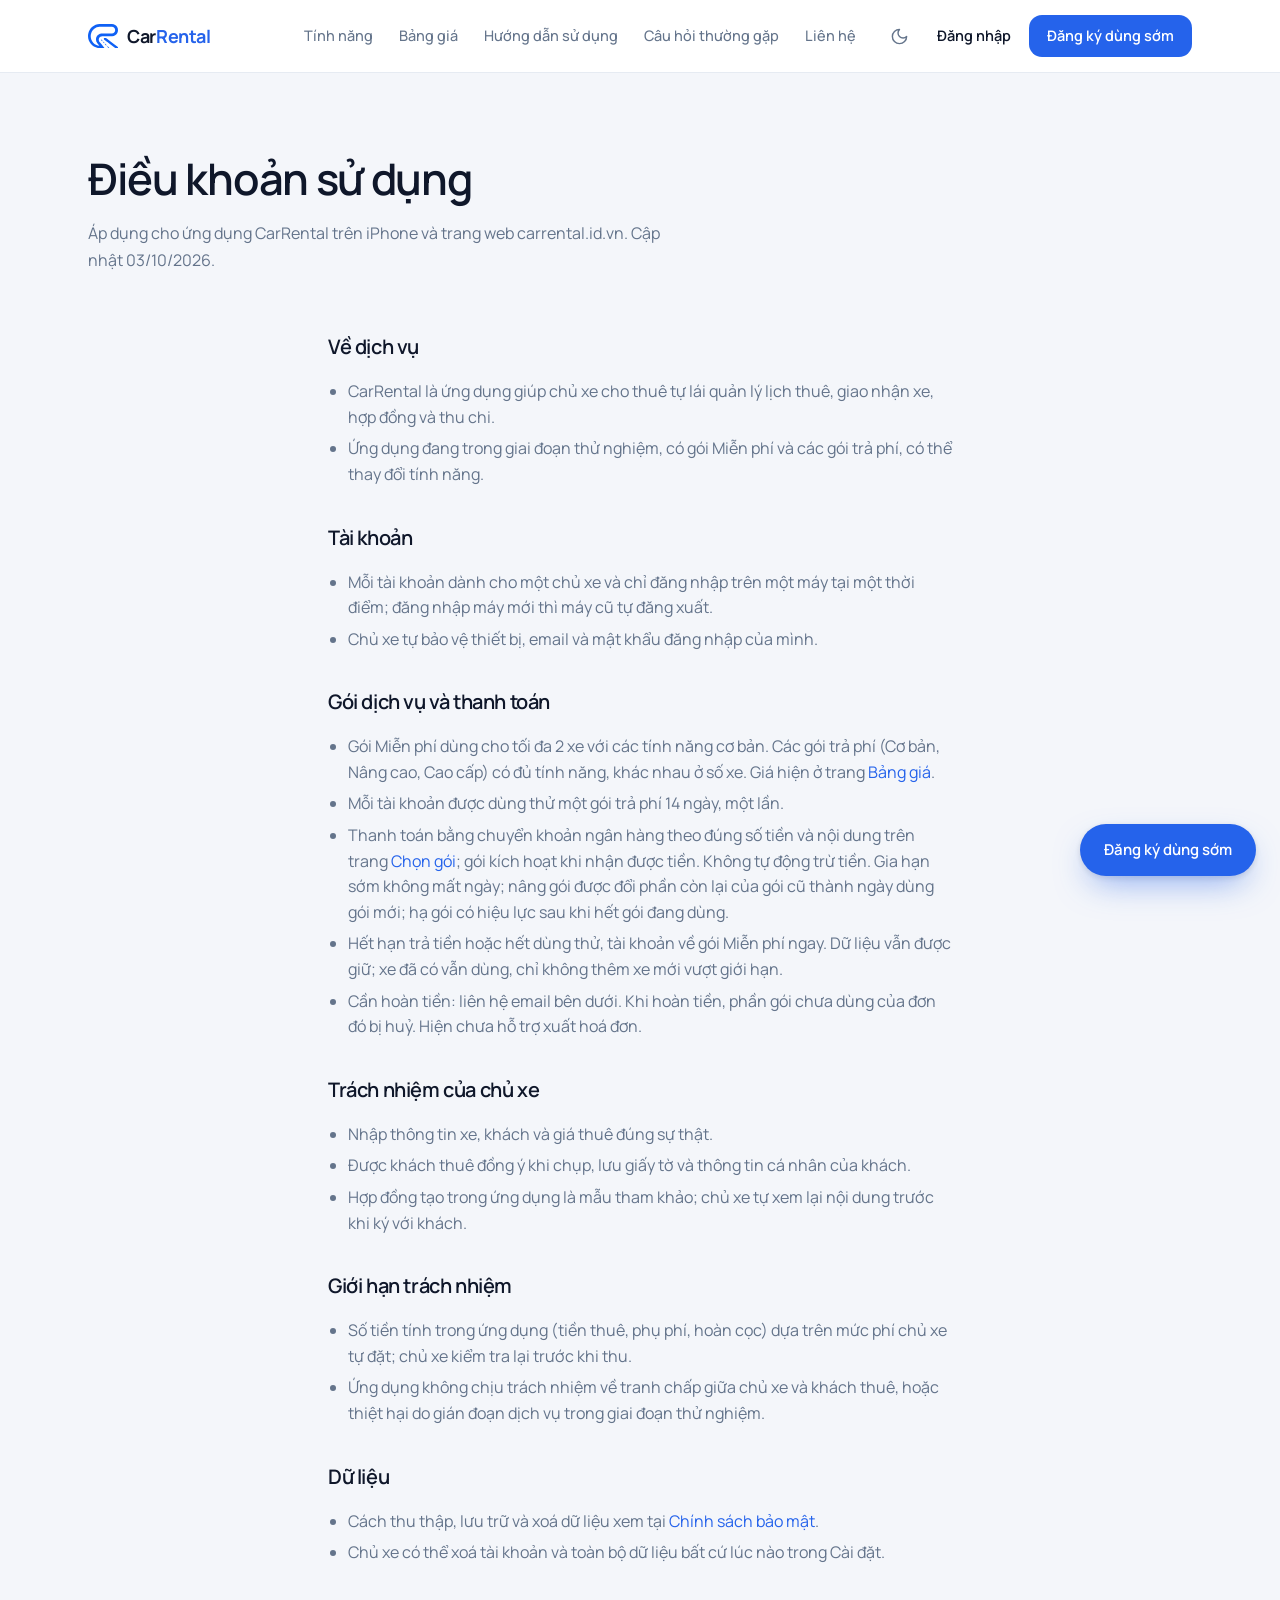
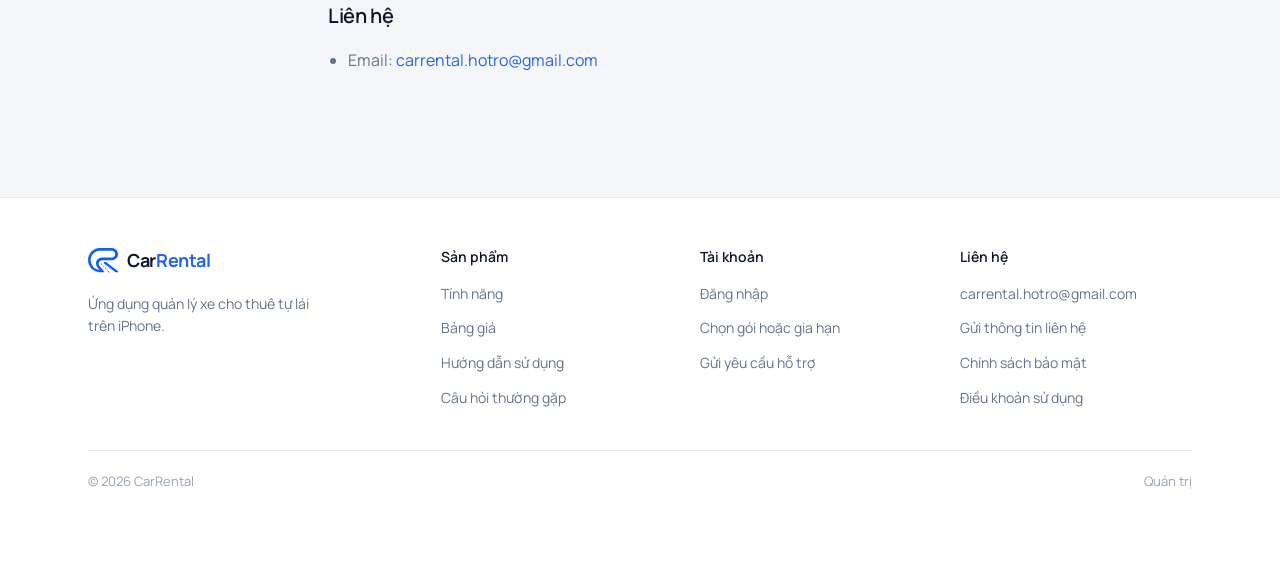
<file: terms.html>
<!doctype html>
<html lang="vi">
<head>
<meta charset="utf-8">

<meta name="viewport" content="width=device-width, initial-scale=1, viewport-fit=cover">
<title>Điều khoản sử dụng · CarRental</title>
<meta name="description" content="Điều khoản sử dụng CarRental: tài khoản, gói dịch vụ và thanh toán, hoàn tiền, trách nhiệm của chủ xe, giới hạn trách nhiệm, dữ liệu.">
<link rel="canonical" href="https://carrental.id.vn/terms.html">
<meta property="og:type" content="website">
<meta property="og:site_name" content="CarRental">
<meta property="og:locale" content="vi_VN">
<meta property="og:title" content="Điều khoản sử dụng · CarRental">
<meta property="og:description" content="Điều khoản sử dụng CarRental: tài khoản, gói dịch vụ và thanh toán, hoàn tiền, trách nhiệm của chủ xe, giới hạn trách nhiệm, dữ liệu.">
<meta property="og:url" content="https://carrental.id.vn/terms.html">
<meta property="og:image" content="https://carrental.id.vn/assets/og.png">
<meta property="og:image:width" content="1200">
<meta property="og:image:height" content="630">
<meta name="twitter:card" content="summary_large_image">
<meta name="theme-color" content="#F4F6FA" media="(prefers-color-scheme: light)">
<meta name="theme-color" content="#0B1120" media="(prefers-color-scheme: dark)">
<link rel="icon" href="./favicon.svg" type="image/svg+xml">
<link rel="apple-touch-icon" href="./assets/apple-touch-icon.png">
<script>try{var t=localStorage.getItem('cr-theme');if(t==='light'||t==='dark')document.documentElement.dataset.theme=t}catch(e){}</script>
<link rel="preconnect" href="https://fonts.googleapis.com">
<link rel="preconnect" href="https://fonts.gstatic.com" crossorigin>
<link rel="stylesheet" href="https://fonts.googleapis.com/css2?family=Manrope:wght@400;500;600;700&display=swap">
<link rel="stylesheet" href="./assets/site.css?v=384101a9">



</head>
<body class="has-dock">
<a class="skip" href="#main">Bỏ qua, tới nội dung</a>
<header class="hdr"><div class="wrap">
  <a class="logo" href="./" aria-label="CarRental, trang chủ"><svg viewBox="21.077 10.416 193.176 157.869"  aria-hidden="true"> <path class="mk-band" d="M196.019 50.456C195.735 61.77 186.627 70.894 175.313 71.177L175.172 71.177C175.03 71.193 174.904 71.193 174.762 71.193C174.573 71.193 174.399 71.193 174.21 71.177L110.439 71.177C106.956 71.177 103.521 71.65 100.322 72.564C98.62 73.021 96.982 73.604 95.406 74.313C95.39 74.313 95.374 74.329 95.359 74.329C91.608 75.952 88.189 78.19 85.195 80.9C85.179 80.9 85.163 80.916 85.148 80.931C82.422 83.405 80.058 86.258 78.12 89.409C78.104 89.409 78.104 89.425 78.104 89.425C75.961 92.923 74.369 96.815 73.44 100.944L73.44 100.975C73.408 100.991 73.408 101.007 73.424 101.038C72.778 103.812 72.447 106.695 72.447 109.658C72.447 118.419 75.331 126.487 80.2 132.963L82.106 135.327C82.138 135.343 82.169 135.374 82.185 135.406L94.46 150.47C63.197 148.28 38.52 121.87 38.52 89.63C38.52 87.172 38.662 84.745 38.946 82.365C39.387 78.521 40.191 74.77 41.31 71.177C48.716 47.525 69.957 30.097 95.406 28.742L98.636 28.647L174.21 28.647C174.399 28.631 174.573 28.631 174.762 28.631C174.951 28.631 175.124 28.631 175.313 28.647C186.627 28.931 195.751 38.055 196.019 49.369C196.035 49.542 196.035 49.731 196.035 49.904C196.035 50.093 196.035 50.267 196.019 50.456M208.026 28.647C204.954 23.81 200.857 19.713 196.019 16.64C189.889 12.685 182.593 10.416 174.762 10.416L99.077 10.416C97.848 10.416 96.619 10.447 95.406 10.494C77.757 11.314 61.653 17.995 48.968 28.647C36.125 39.41 26.812 54.254 22.999 71.177C21.738 76.724 21.077 82.491 21.077 88.416C21.077 130.269 54.042 164.416 95.406 166.338C96.619 166.386 97.848 166.417 99.077 166.417L107.461 166.417L123.616 166.417C124.571 166.417 125.346 165.643 125.346 164.688L125.346 162.703C125.346 162.008 125.098 161.337 124.647 160.809L123.502 159.468L114.158 148.548L113.701 147.996L113.685 147.996L97.092 128.583C97.076 128.567 97.045 128.536 97.045 128.52C96.446 127.968 95.91 127.37 95.406 126.723C95.122 126.377 94.854 126.03 94.586 125.668C94.586 125.652 94.571 125.652 94.571 125.636C91.86 121.87 90.285 117.237 90.285 112.242C90.285 108.129 91.356 104.269 93.247 100.944C93.877 99.825 94.586 98.769 95.406 97.776C96.966 95.822 98.841 94.152 100.953 92.828C104.404 90.654 108.453 89.409 112.802 89.409L174.762 89.409C175.534 89.409 176.306 89.393 177.078 89.346C184.027 88.936 190.504 86.73 196.019 83.185C200.857 80.112 204.954 75.999 208.026 71.177C211.982 65.032 214.251 57.736 214.251 49.904C214.251 42.073 211.982 34.777 208.026 28.647" fill="currentColor"/> <path class="mk-leg" d="M214.253 159.958L214.253 164.91C214.253 165.743 213.578 166.419 212.745 166.419L199.057 166.419C198.437 166.419 197.834 166.216 197.339 165.841L196.021 164.843L159.794 137.393L151.6 131.2L146.116 127.04L144.761 126.016L134.519 118.263L125.348 111.314L124.422 110.61C123.844 110.17 123.504 109.485 123.504 108.758L123.504 102.395C123.504 101.594 124.153 100.945 124.953 100.945L136.786 100.945C137.482 100.945 138.16 101.173 138.715 101.594L148.338 108.887L151.6 111.361L154.074 113.236L168.445 124.125L196.021 145.004L213.336 158.113C213.914 158.551 214.253 159.233 214.253 159.958" fill="currentColor"/> <path class="mk-lane" style="--d:0" d="M107.016 110.927L114.647 118.946C114.908 119.221 114.899 119.654 114.627 119.918L113.164 121.334C112.887 121.603 112.444 121.592 112.18 121.31L104.446 113.051C104.165 112.751 104.207 112.274 104.535 112.028L106.102 110.851C106.382 110.641 106.775 110.673 107.016 110.927" fill="currentColor"/><path class="mk-lane" style="--d:1" d="M120.043 124.62L126.852 131.796C127.112 132.07 127.103 132.503 126.831 132.766L125.285 134.263C125.008 134.531 124.566 134.52 124.302 134.239L117.538 127.02C117.281 126.745 117.291 126.314 117.562 126.052L119.063 124.599C119.338 124.332 119.779 124.342 120.043 124.62" fill="currentColor"/><path class="mk-lane" style="--d:2" d="M132.797 138.037L140.018 145.631C140.279 145.905 140.27 146.339 139.998 146.602L138.341 148.206C138.064 148.474 137.621 148.463 137.358 148.182L130.191 140.536C129.933 140.261 129.943 139.831 130.214 139.569L131.817 138.017C132.093 137.75 132.533 137.759 132.797 138.037" fill="currentColor"/><path class="mk-lane" style="--d:3" d="M159.938 168.285L156.425 168.228C156.238 168.225 156.061 168.146 155.933 168.01L145.291 156.643C145.034 156.369 145.044 155.938 145.315 155.676L147.03 154.016C147.305 153.749 147.745 153.758 148.01 154.036L160.449 167.12C160.87 167.563 160.549 168.295 159.938 168.285" fill="currentColor"/> </svg><b>Car<span>Rental</span></b></a>
  <nav class="nav" aria-label="Chính"><a href="./tinh-nang/" >Tính năng</a><a href="./bang-gia/" >Bảng giá</a><a href="./huong-dan/" >Hướng dẫn sử dụng</a><a href="./cau-hoi/" >Câu hỏi thường gặp</a><a href="./lien-he/" >Liên hệ</a></nav>
  <div class="hdr-act">
    <button class="icon-btn theme-btn" type="button"></button>
    <a class="hdr-login" href="./tai-khoan/" data-login>Đăng nhập</a>
    <a class="btn sm" href="./lien-he/?muc=dung-thu">Đăng ký dùng sớm</a>
    <button class="icon-btn menu-btn" id="menu-btn" type="button" aria-label="Mở menu" aria-expanded="false" aria-controls="menu"><svg class="i" viewBox="0 0 24 24" aria-hidden="true"><path d="M4 6h16"/><path d="M4 12h16"/><path d="M4 18h16"/></svg></button>
  </div>
</div></header>
<nav class="menu" id="menu" hidden aria-label="Menu"><a href="./tinh-nang/">Tính năng</a><a href="./bang-gia/">Bảng giá</a><a href="./huong-dan/">Hướng dẫn sử dụng</a><a href="./cau-hoi/">Câu hỏi thường gặp</a><a href="./lien-he/">Liên hệ</a><a href="./tai-khoan/" data-login>Đăng nhập</a><a class="btn block" href="./lien-he/?muc=dung-thu">Đăng ký dùng sớm</a></nav>
<main id="main">
<section class="page-head"><div class="wrap"><h1 class="h-page">Điều khoản sử dụng</h1><p class="lead">Áp dụng cho ứng dụng CarRental trên iPhone và trang web carrental.id.vn. Cập nhật 03/10/2026.</p></div></section>
<section class="sec" style="padding-top:8px"><div class="wrap prose">
<h2>Về dịch vụ</h2><ul><li>CarRental là ứng dụng giúp chủ xe cho thuê tự lái quản lý lịch thuê, giao nhận xe, hợp đồng và thu chi.</li><li>Ứng dụng đang trong giai đoạn thử nghiệm, có gói Miễn phí và các gói trả phí, có thể thay đổi tính năng.</li></ul>
<h2>Tài khoản</h2><ul><li>Mỗi tài khoản dành cho một chủ xe và chỉ đăng nhập trên một máy tại một thời điểm; đăng nhập máy mới thì máy cũ tự đăng xuất.</li><li>Chủ xe tự bảo vệ thiết bị, email và mật khẩu đăng nhập của mình.</li></ul>
<h2>Gói dịch vụ và thanh toán</h2><ul><li>Gói Miễn phí dùng cho tối đa 2 xe với các tính năng cơ bản. Các gói trả phí (Cơ bản, Nâng cao, Cao cấp) có đủ tính năng, khác nhau ở số xe. Giá hiện ở trang <a href="./bang-gia/">Bảng giá</a>.</li><li>Mỗi tài khoản được dùng thử một gói trả phí 14 ngày, một lần.</li><li>Thanh toán bằng chuyển khoản ngân hàng theo đúng số tiền và nội dung trên trang <a href="./goi/">Chọn gói</a>; gói kích hoạt khi nhận được tiền. Không tự động trừ tiền. Gia hạn sớm không mất ngày; nâng gói được đổi phần còn lại của gói cũ thành ngày dùng gói mới; hạ gói có hiệu lực sau khi hết gói đang dùng.</li><li>Hết hạn trả tiền hoặc hết dùng thử, tài khoản về gói Miễn phí ngay. Dữ liệu vẫn được giữ; xe đã có vẫn dùng, chỉ không thêm xe mới vượt giới hạn.</li><li>Cần hoàn tiền: liên hệ email bên dưới. Khi hoàn tiền, phần gói chưa dùng của đơn đó bị huỷ. Hiện chưa hỗ trợ xuất hoá đơn.</li></ul>
<h2>Trách nhiệm của chủ xe</h2><ul><li>Nhập thông tin xe, khách và giá thuê đúng sự thật.</li><li>Được khách thuê đồng ý khi chụp, lưu giấy tờ và thông tin cá nhân của khách.</li><li>Hợp đồng tạo trong ứng dụng là mẫu tham khảo; chủ xe tự xem lại nội dung trước khi ký với khách.</li></ul>
<h2>Giới hạn trách nhiệm</h2><ul><li>Số tiền tính trong ứng dụng (tiền thuê, phụ phí, hoàn cọc) dựa trên mức phí chủ xe tự đặt; chủ xe kiểm tra lại trước khi thu.</li><li>Ứng dụng không chịu trách nhiệm về tranh chấp giữa chủ xe và khách thuê, hoặc thiệt hại do gián đoạn dịch vụ trong giai đoạn thử nghiệm.</li></ul>
<h2>Dữ liệu</h2><ul><li>Cách thu thập, lưu trữ và xoá dữ liệu xem tại <a href="./privacy.html">Chính sách bảo mật</a>.</li><li>Chủ xe có thể xoá tài khoản và toàn bộ dữ liệu bất cứ lúc nào trong Cài đặt.</li></ul>
<h2>Liên hệ</h2><ul><li>Email: <a href="mailto:carrental.hotro@gmail.com">carrental.hotro@gmail.com</a></li></ul>
</div></section>
</main>
<footer class="ftr"><div class="wrap">
  <div class="ftr-grid">
    <div class="ftr-brand"><a class="logo" href="./"><svg viewBox="21.077 10.416 193.176 157.869"  aria-hidden="true"> <path class="mk-band" d="M196.019 50.456C195.735 61.77 186.627 70.894 175.313 71.177L175.172 71.177C175.03 71.193 174.904 71.193 174.762 71.193C174.573 71.193 174.399 71.193 174.21 71.177L110.439 71.177C106.956 71.177 103.521 71.65 100.322 72.564C98.62 73.021 96.982 73.604 95.406 74.313C95.39 74.313 95.374 74.329 95.359 74.329C91.608 75.952 88.189 78.19 85.195 80.9C85.179 80.9 85.163 80.916 85.148 80.931C82.422 83.405 80.058 86.258 78.12 89.409C78.104 89.409 78.104 89.425 78.104 89.425C75.961 92.923 74.369 96.815 73.44 100.944L73.44 100.975C73.408 100.991 73.408 101.007 73.424 101.038C72.778 103.812 72.447 106.695 72.447 109.658C72.447 118.419 75.331 126.487 80.2 132.963L82.106 135.327C82.138 135.343 82.169 135.374 82.185 135.406L94.46 150.47C63.197 148.28 38.52 121.87 38.52 89.63C38.52 87.172 38.662 84.745 38.946 82.365C39.387 78.521 40.191 74.77 41.31 71.177C48.716 47.525 69.957 30.097 95.406 28.742L98.636 28.647L174.21 28.647C174.399 28.631 174.573 28.631 174.762 28.631C174.951 28.631 175.124 28.631 175.313 28.647C186.627 28.931 195.751 38.055 196.019 49.369C196.035 49.542 196.035 49.731 196.035 49.904C196.035 50.093 196.035 50.267 196.019 50.456M208.026 28.647C204.954 23.81 200.857 19.713 196.019 16.64C189.889 12.685 182.593 10.416 174.762 10.416L99.077 10.416C97.848 10.416 96.619 10.447 95.406 10.494C77.757 11.314 61.653 17.995 48.968 28.647C36.125 39.41 26.812 54.254 22.999 71.177C21.738 76.724 21.077 82.491 21.077 88.416C21.077 130.269 54.042 164.416 95.406 166.338C96.619 166.386 97.848 166.417 99.077 166.417L107.461 166.417L123.616 166.417C124.571 166.417 125.346 165.643 125.346 164.688L125.346 162.703C125.346 162.008 125.098 161.337 124.647 160.809L123.502 159.468L114.158 148.548L113.701 147.996L113.685 147.996L97.092 128.583C97.076 128.567 97.045 128.536 97.045 128.52C96.446 127.968 95.91 127.37 95.406 126.723C95.122 126.377 94.854 126.03 94.586 125.668C94.586 125.652 94.571 125.652 94.571 125.636C91.86 121.87 90.285 117.237 90.285 112.242C90.285 108.129 91.356 104.269 93.247 100.944C93.877 99.825 94.586 98.769 95.406 97.776C96.966 95.822 98.841 94.152 100.953 92.828C104.404 90.654 108.453 89.409 112.802 89.409L174.762 89.409C175.534 89.409 176.306 89.393 177.078 89.346C184.027 88.936 190.504 86.73 196.019 83.185C200.857 80.112 204.954 75.999 208.026 71.177C211.982 65.032 214.251 57.736 214.251 49.904C214.251 42.073 211.982 34.777 208.026 28.647" fill="currentColor"/> <path class="mk-leg" d="M214.253 159.958L214.253 164.91C214.253 165.743 213.578 166.419 212.745 166.419L199.057 166.419C198.437 166.419 197.834 166.216 197.339 165.841L196.021 164.843L159.794 137.393L151.6 131.2L146.116 127.04L144.761 126.016L134.519 118.263L125.348 111.314L124.422 110.61C123.844 110.17 123.504 109.485 123.504 108.758L123.504 102.395C123.504 101.594 124.153 100.945 124.953 100.945L136.786 100.945C137.482 100.945 138.16 101.173 138.715 101.594L148.338 108.887L151.6 111.361L154.074 113.236L168.445 124.125L196.021 145.004L213.336 158.113C213.914 158.551 214.253 159.233 214.253 159.958" fill="currentColor"/> <path class="mk-lane" style="--d:0" d="M107.016 110.927L114.647 118.946C114.908 119.221 114.899 119.654 114.627 119.918L113.164 121.334C112.887 121.603 112.444 121.592 112.18 121.31L104.446 113.051C104.165 112.751 104.207 112.274 104.535 112.028L106.102 110.851C106.382 110.641 106.775 110.673 107.016 110.927" fill="currentColor"/><path class="mk-lane" style="--d:1" d="M120.043 124.62L126.852 131.796C127.112 132.07 127.103 132.503 126.831 132.766L125.285 134.263C125.008 134.531 124.566 134.52 124.302 134.239L117.538 127.02C117.281 126.745 117.291 126.314 117.562 126.052L119.063 124.599C119.338 124.332 119.779 124.342 120.043 124.62" fill="currentColor"/><path class="mk-lane" style="--d:2" d="M132.797 138.037L140.018 145.631C140.279 145.905 140.27 146.339 139.998 146.602L138.341 148.206C138.064 148.474 137.621 148.463 137.358 148.182L130.191 140.536C129.933 140.261 129.943 139.831 130.214 139.569L131.817 138.017C132.093 137.75 132.533 137.759 132.797 138.037" fill="currentColor"/><path class="mk-lane" style="--d:3" d="M159.938 168.285L156.425 168.228C156.238 168.225 156.061 168.146 155.933 168.01L145.291 156.643C145.034 156.369 145.044 155.938 145.315 155.676L147.03 154.016C147.305 153.749 147.745 153.758 148.01 154.036L160.449 167.12C160.87 167.563 160.549 168.295 159.938 168.285" fill="currentColor"/> </svg><b>Car<span>Rental</span></b></a><p>Ứng dụng quản lý xe cho thuê tự lái trên iPhone.</p></div>
    <div><h3>Sản phẩm</h3><ul><li><a href="./tinh-nang/">Tính năng</a></li><li><a href="./bang-gia/">Bảng giá</a></li><li><a href="./huong-dan/">Hướng dẫn sử dụng</a></li><li><a href="./cau-hoi/">Câu hỏi thường gặp</a></li></ul></div>
    <div><h3>Tài khoản</h3><ul><li><a href="./tai-khoan/">Đăng nhập</a></li><li><a href="./goi/">Chọn gói hoặc gia hạn</a></li><li><a href="./tai-khoan/#ho-tro">Gửi yêu cầu hỗ trợ</a></li></ul></div>
    <div><h3>Liên hệ</h3><ul><li><a href="mailto:carrental.hotro@gmail.com">carrental.hotro@gmail.com</a></li><li><a href="./lien-he/">Gửi thông tin liên hệ</a></li><li><a href="./privacy.html">Chính sách bảo mật</a></li><li><a href="./terms.html">Điều khoản sử dụng</a></li></ul></div>
  </div>
  <div class="ftr-bottom"><span>© 2026 CarRental</span><span><a href="./admin/">Quản trị</a></span></div>
</div></footer>
<div class="dock"><div class="dock-in"><div class="dock-txt"><b>Miễn phí cho tối đa 2 xe</b><span>Dùng thử gói trả phí 14 ngày</span></div><a class="btn" href="./lien-he/?muc=dung-thu">Đăng ký dùng sớm</a></div></div>
<div class="toast" id="toast" role="status" aria-live="polite"></div>
<script>const CFG={"sbUrl":"https://epiapzuitzwkexndmvbp.supabase.co","sbKey":"sb_publishable_BATsaw6NBY3k6zo9tO2pNw_uOJ0Z9gB","support":"carrental.hotro@gmail.com","root":"./","icons":{"sun":"<circle cx=\"12\" cy=\"12\" r=\"4\"/><path d=\"M12 2v2\"/><path d=\"M12 20v2\"/><path d=\"m4.93 4.93 1.41 1.41\"/><path d=\"m17.66 17.66 1.41 1.41\"/><path d=\"M2 12h2\"/><path d=\"M20 12h2\"/><path d=\"m6.34 17.66-1.41 1.41\"/><path d=\"m19.07 4.93-1.41 1.41\"/>","moon":"<path d=\"M12 3a6 6 0 0 0 9 9 9 9 0 1 1-9-9Z\"/>","x":"<path d=\"M18 6 6 18\"/><path d=\"m6 6 12 12\"/>","menu":"<path d=\"M4 6h16\"/><path d=\"M4 12h16\"/><path d=\"M4 18h16\"/>","check":"<path d=\"M20 6 9 17l-5-5\"/>","checkc":"<circle cx=\"12\" cy=\"12\" r=\"10\"/><path d=\"m9 12 2 2 4-4\"/>","right":"<path d=\"m9 18 6-6-6-6\"/>","left":"<path d=\"m15 18-6-6 6-6\"/>","mail":"<rect width=\"20\" height=\"16\" x=\"2\" y=\"4\" rx=\"2\"/><path d=\"m22 7-8.97 5.7a1.94 1.94 0 0 1-2.06 0L2 7\"/>","msg":"<path d=\"M7.9 20A9 9 0 1 0 4 16.1L2 22Z\"/>","receipt":"<path d=\"M4 2v20l2-1 2 1 2-1 2 1 2-1 2 1 2-1 2 1V2l-2 1-2-1-2 1-2-1-2 1-2-1-2 1Z\"/><path d=\"M16 8h-6a2 2 0 1 0 0 4h4a2 2 0 1 1 0 4H8\"/><path d=\"M12 17.5v-11\"/>","star":"<path d=\"M11.525 2.295a.53.53 0 0 1 .95 0l2.31 4.679a2.123 2.123 0 0 0 1.595 1.16l5.166.756a.53.53 0 0 1 .294.904l-3.736 3.638a2.123 2.123 0 0 0-.611 1.878l.882 5.14a.53.53 0 0 1-.771.56l-4.618-2.428a2.122 2.122 0 0 0-1.973 0L6.396 21.01a.53.53 0 0 1-.77-.56l.881-5.139a2.122 2.122 0 0 0-.611-1.879L2.16 9.795a.53.53 0 0 1 .294-.906l5.165-.755a2.122 2.122 0 0 0 1.597-1.16z\"/>","user":"<circle cx=\"12\" cy=\"8\" r=\"5\"/><path d=\"M20 21a8 8 0 0 0-16 0\"/>","bellring":"<path d=\"M6 8a6 6 0 0 1 12 0c0 7 3 9 3 9H3s3-2 3-9\"/><path d=\"M10.3 21a1.94 1.94 0 0 0 3.4 0\"/><path d=\"M4 2C2.8 3.7 2 5.7 2 8\"/><path d=\"M22 8c0-2.3-.8-4.3-2-6\"/>","logout":"<path d=\"M9 21H5a2 2 0 0 1-2-2V5a2 2 0 0 1 2-2h4\"/><polyline points=\"16 17 21 12 16 7\"/><line x1=\"21\" x2=\"9\" y1=\"12\" y2=\"12\"/>","lock":"<rect width=\"18\" height=\"11\" x=\"3\" y=\"11\" rx=\"2\" ry=\"2\"/><path d=\"M7 11V7a5 5 0 0 1 10 0v4\"/>","car":"<path d=\"m21 8-2 2-1.5-3.7A2 2 0 0 0 15.646 5H8.4a2 2 0 0 0-1.903 1.257L5 10 3 8\"/><path d=\"M7 14h.01\"/><path d=\"M17 14h.01\"/><rect width=\"18\" height=\"8\" x=\"3\" y=\"10\" rx=\"2\"/><path d=\"M5 18v2\"/><path d=\"M19 18v2\"/>","download":"<path d=\"M21 15v4a2 2 0 0 1-2 2H5a2 2 0 0 1-2-2v-4\"/><polyline points=\"7 10 12 15 17 10\"/><line x1=\"12\" x2=\"12\" y1=\"15\" y2=\"3\"/>","info":"<circle cx=\"12\" cy=\"12\" r=\"10\"/><path d=\"M12 16v-4\"/><path d=\"M12 8h.01\"/>","alert":"<path d=\"m21.73 18-8-14a2 2 0 0 0-3.48 0l-8 14A2 2 0 0 0 4 21h16a2 2 0 0 0 1.73-3\"/><path d=\"M12 9v4\"/><path d=\"M12 17h.01\"/>","clock":"<circle cx=\"12\" cy=\"12\" r=\"10\"/><polyline points=\"12 6 12 12 16 14\"/>"}};</script>
<script src="./assets/site.js?v=d349e5ab"></script>

</body>
</html>
</file>
<file: assets/site.css>
/* Trang web CarRental (carrental.id.vn). Màu, chữ theo app (Palette.swift, prototype/src/styles.css):
   gần như chỉ trắng, đen, xám; xanh cho nút chính và chữ bấm được; trạng thái là chấm màu + chữ xám. */
:root {
  --canvas: #F4F6FA; --surface: #FFFFFF; --surface-2: #EEF2F7; --surface-3: #E2E8F0;
  --ink: #0F172A; --ink-2: #64748B; --ink-3: #94A3B8; --line: #E6EBF2; --tk-ring: rgba(15,23,42,.22);
  --primary: #2563EB; --primary-ink: #1D4ED8; --on-primary: #FFFFFF; --accent-2: #DBEAFE; --brand: #0F61F5;
  --ok: #16A34A; --wait: #D97706; --bad: #DC2626;
  /* Theo bản thiết kế Stitch (design/stitch/…/DESIGN.md): viền 1px + bóng rất nhẹ cho thẻ, bóng dài cho khung nổi */
  --shadow: 0 0 0 1px var(--line), 0 1px 2px rgba(15,23,42,.04);
  --shadow-lg: 0 1px 2px rgba(15,23,42,.04), 0 24px 60px -24px rgba(15,23,42,.18);
  --bezel: #0F172A;
  --font: "Manrope", -apple-system, "Segoe UI", Roboto, Arial, sans-serif;
  --wrap: 1200px;
}
@media (prefers-color-scheme: dark) { :root:not([data-theme="light"]) {
  --canvas: #0B1120; --surface: #111827; --surface-2: #1E293B; --surface-3: #334155;
  --ink: #F1F5F9; --ink-2: #94A3B8; --ink-3: #64748B; --line: #1E293B; --tk-ring: rgba(255,255,255,.16);
  --primary: #3B82F6; --primary-ink: #60A5FA; --accent-2: #1E3A8A; --ok: #22C55E; --wait: #F59E0B; --bad: #F87171;
  --shadow: 0 0 0 1px var(--line), 0 1px 2px rgba(0,0,0,.3); --shadow-lg: 0 24px 60px -24px rgba(0,0,0,.6);
  --bezel: #000; color-scheme: dark;
} }
:root[data-theme="dark"] {
  --canvas: #0B1120; --surface: #111827; --surface-2: #1E293B; --surface-3: #334155;
  --ink: #F1F5F9; --ink-2: #94A3B8; --ink-3: #64748B; --line: #1E293B; --tk-ring: rgba(255,255,255,.16);
  --primary: #3B82F6; --primary-ink: #60A5FA; --accent-2: #1E3A8A; --ok: #22C55E; --wait: #F59E0B; --bad: #F87171;
  --shadow: 0 0 0 1px var(--line), 0 1px 2px rgba(0,0,0,.3); --shadow-lg: 0 24px 60px -24px rgba(0,0,0,.6);
  --bezel: #000; color-scheme: dark;
}

* { box-sizing: border-box; }
html { -webkit-text-size-adjust: 100%; scroll-padding-top: 80px; }
html, body { margin: 0; background: var(--canvas); color: var(--ink); font-family: var(--font); font-size: 16px; line-height: 1.6; -webkit-font-smoothing: antialiased; }
body { min-height: 100vh; display: flex; flex-direction: column; overflow-x: hidden; }
main { flex: 1; }
img { max-width: 100%; display: block; }
a { color: var(--primary); text-decoration: none; }
a:hover { text-decoration: underline; text-underline-offset: 3px; }
button, input, select, textarea { font: inherit; color: inherit; }
button { background: none; border: 0; padding: 0; cursor: pointer; }
[hidden] { display: none !important; }
:focus-visible { outline: 2px solid var(--primary); outline-offset: 2px; border-radius: 6px; }
.wrap { max-width: var(--wrap); margin: 0 auto; padding: 0 16px; }
@media (min-width: 720px) { .wrap { padding: 0 32px; } }
@media (min-width: 1100px) { .wrap { padding: 0 48px; } }
.i { width: 20px; height: 20px; flex: none; fill: none; stroke: currentColor; stroke-width: 1.8; stroke-linecap: round; stroke-linejoin: round; }
/* Xuống dòng (04/10): tiêu đề chia dòng cân đối, đoạn văn không để rớt một chữ ở dòng cuối */
h1, h2, h3, .h-hero, .h-sec, .h-ch { text-wrap: balance; }
p, li, dd, summary, .lead, .ch-main, .checks span { text-wrap: pretty; }
.num { font-variant-numeric: tabular-nums; }
.muted { color: var(--ink-2); } .faint { color: var(--ink-3); } .small { font-size: 13px; }
.skip { position: absolute; left: -999px; top: 8px; background: var(--surface); padding: 8px 12px; border-radius: 10px; z-index: 100; }
.skip:focus { left: 8px; }

/* ---------- đầu trang: 72px, nền trắng, viền dưới; logo trái, menu giữa, nút phải ---------- */
.hdr { position: sticky; top: 0; z-index: 40; background: var(--surface); border-bottom: 1px solid var(--line); }
.hdr .wrap { height: 72px; display: grid; grid-template-columns: 1fr auto; align-items: center; gap: 12px; }
@media (min-width: 1180px) { .hdr .wrap { grid-template-columns: 1fr auto 1fr; } }
.logo { display: inline-flex; align-items: center; gap: 9px; color: var(--ink); font-size: 18px; font-weight: 700; letter-spacing: -.02em; justify-self: start; }
.logo:hover { text-decoration: none; }
.logo svg { width: 30px; height: auto; color: var(--brand); }
.logo span { color: var(--primary); }
.nav { display: none; gap: 4px; }
.nav a { color: var(--ink-2); font-weight: 500; font-size: 14.5px; padding: 8px 11px; border-radius: 10px; white-space: nowrap; }
.nav a:hover { color: var(--ink); text-decoration: none; }
.nav a[aria-current="page"] { color: var(--ink); font-weight: 600; }
.hdr-act { display: flex; align-items: center; gap: 8px; justify-self: end; }
.hdr-login { display: none; color: var(--ink); font-weight: 600; font-size: 14.5px; padding: 8px 10px; border-radius: 10px; white-space: nowrap; }
.hdr-login:hover { text-decoration: none; color: var(--primary); }
.icon-btn { width: 40px; height: 40px; border-radius: 12px; display: grid; place-items: center; color: var(--ink-2); flex: none; }
.icon-btn:hover { color: var(--ink); background: var(--surface-2); }
.icon-btn .i { width: 19px; height: 19px; }
.menu-btn { display: grid; }
/* Menu chữ đầy đủ ("Hướng dẫn sử dụng", "Câu hỏi thường gặp") cần từ 1180px; hẹp hơn dùng nút menu */
@media (min-width: 1180px) { .nav { display: flex; } .hdr-login { display: inline-flex; } .menu-btn { display: none; } }
/* Màn rất hẹp: nút "Đăng ký dùng sớm" trên đầu trang không đủ chỗ, đã có trong menu và ngay dưới tiêu đề */
@media (max-width: 459px) { .hdr-act .btn { display: none; } }
.menu { position: fixed; inset: 72px 0 auto; z-index: 39; background: var(--surface); box-shadow: var(--shadow-lg); padding: 8px 16px 18px; display: grid; gap: 2px; max-height: calc(100vh - 72px); overflow: auto; }
.menu a { color: var(--ink); font-weight: 600; font-size: 16px; padding: 13px 4px; border-bottom: 1px solid var(--line); }
.menu a:hover { text-decoration: none; }
.menu .btn { margin-top: 14px; }
@media (min-width: 1180px) { .menu { display: none !important; } }

/* ---------- nút ---------- */
.btn { height: 48px; padding: 0 24px; border-radius: 14px; font-weight: 600; font-size: 15px; display: inline-flex; align-items: center; justify-content: center; gap: 8px; background: var(--primary); color: var(--on-primary); white-space: nowrap; transition: transform .15s, opacity .15s; }
.btn:hover { text-decoration: none; }
.btn:active { transform: scale(.98); }
.btn:disabled, .btn.off { opacity: .45; cursor: default; transform: none; }
.btn.sm { height: 42px; padding: 0 18px; border-radius: 13px; font-size: 14.5px; }
.btn:not(.line):not(.white):not(.ghost-w):not(.dark):not(.soft):hover { background: var(--primary-ink); }
.btn.soft { background: var(--surface-2); color: var(--ink); }
.btn.soft:hover { background: var(--surface-3); }
.btn.line { background: var(--surface); color: var(--ink); box-shadow: inset 0 0 0 1.5px var(--surface-3); }
.btn.line:hover { background: var(--canvas); }
.btn.dark { background: var(--ink); color: var(--canvas); }
.btn.white { background: #fff; color: #0F172A; }
.btn.ghost-w { background: rgba(255,255,255,.14); color: #fff; box-shadow: inset 0 0 0 1.5px rgba(255,255,255,.35); }
.btn.block { width: 100%; }
.btn .i { width: 18px; height: 18px; }
.link { color: var(--primary); font-weight: 600; }
.store { display: inline-flex; align-items: center; gap: 9px; height: 48px; padding: 0 22px 0 18px; border-radius: 14px; background: var(--ink); color: var(--canvas); font-weight: 600; font-size: 15px; white-space: nowrap; }
.store:hover { text-decoration: none; }
.store .i { width: 20px; height: 20px; }
.store.soon { cursor: default; }

/* ---------- chữ ---------- */
.eyebrow { display: inline-flex; align-items: center; gap: 8px; font-size: 13px; font-weight: 600; color: var(--ink-2); }
h1, h2, h3 { margin: 0; letter-spacing: -.02em; text-wrap: balance; }
.h-hero { font-size: clamp(36px, 4.4vw, 56px); line-height: 1.08; font-weight: 600; letter-spacing: -.035em; text-wrap: balance; }
.h-page { font-size: clamp(30px, 3.4vw, 44px); line-height: 1.18; font-weight: 600; letter-spacing: -.03em; }
.h-sec { font-size: clamp(24px, 2.6vw, 32px); line-height: 1.25; font-weight: 600; letter-spacing: -.025em; }
.h-ch { font-size: 24px; line-height: 1.33; font-weight: 600; letter-spacing: -.02em; }
.h-card { font-size: 18px; line-height: 1.33; font-weight: 600; letter-spacing: -.015em; }
.lead { font-size: 16px; line-height: 1.65; color: var(--ink-2); margin: 16px 0 0; text-wrap: pretty; max-width: 620px; }
.prose { max-width: 720px; }
.prose h2 { font-size: 20px; font-weight: 600; margin: 34px 0 8px; }
.prose h3 { font-size: 16px; font-weight: 600; margin: 22px 0 6px; }
.prose p, .prose li { color: var(--ink-2); text-wrap: pretty; }
.prose ul, .prose ol { padding-left: 20px; }
.prose li { margin: 6px 0; }
.prose strong { color: var(--ink); font-weight: 600; }

/* ---------- khối ---------- */
.sec { padding: 48px 0; }
.sec.tight { padding: 32px 0; }
@media (min-width: 900px) { .sec { padding: 60px 0; } .sec.tight { padding: 40px 0; } }
.sec-head { max-width: 640px; margin-bottom: 40px; }
.sec-head .lead { margin-top: 10px; font-size: 15px; }
.sec-head.center { text-align: center; margin-left: auto; margin-right: auto; }
.sec-head.center .lead { margin-left: auto; margin-right: auto; }
.page-head { padding: 48px 0 8px; }
@media (min-width: 900px) { .page-head { padding: 80px 0 16px; } }
.page-head.center { text-align: center; }
.page-head.center .lead { margin-left: auto; margin-right: auto; }
.card { background: var(--surface); border-radius: 20px; box-shadow: var(--shadow); padding: 24px; }
.surface { background: var(--surface); }
.grid { display: grid; gap: 14px; }
@media (min-width: 640px) { .g2 { grid-template-columns: 1fr 1fr; } .g3 { grid-template-columns: 1fr 1fr; } .g4 { grid-template-columns: 1fr 1fr; } }
@media (min-width: 980px) { .g3 { grid-template-columns: repeat(3, 1fr); } .g4 { grid-template-columns: repeat(4, 1fr); } }
.feat .ic { width: 42px; height: 42px; border-radius: 13px; display: grid; place-items: center; background: var(--surface-2); color: var(--ink); margin-bottom: 14px; }
.feat .ic .i { width: 21px; height: 21px; }
.feat p { margin: 6px 0 0; color: var(--ink-2); font-size: 14px; text-wrap: pretty; }
.dot { width: 7px; height: 7px; border-radius: 50%; display: inline-block; background: var(--ink-3); flex: none; }
.dot.ok { background: var(--ok); } .dot.wait { background: var(--wait); } .dot.bad { background: var(--bad); } .dot.info { background: var(--primary); }
.st { display: inline-flex; align-items: center; gap: 7px; font-size: 13.5px; color: var(--ink-2); }
.checks { list-style: none; padding: 0; margin: 16px 0 0; display: grid; gap: 9px; }
.checks li { display: flex; gap: 10px; align-items: flex-start; color: var(--ink-2); font-size: 14.5px; }
.checks li .i { width: 18px; height: 18px; color: var(--ink); margin-top: 2px; }
.checks.x li .i { color: var(--ink-3); }

/* ---------- trang chủ (bản Stitch: hero 5/7, sáu chương theo một chuyến thuê) ---------- */
.hero { padding: 40px 0 24px; overflow: hidden; }
@media (min-width: 1024px) { .hero { padding: 72px 0 40px; } }
.hero-grid { display: grid; gap: 32px; align-items: center; }
@media (min-width: 1024px) { .hero-grid { grid-template-columns: 5fr 7fr; gap: 32px; } }
.hero .cta { display: flex; flex-wrap: wrap; gap: 12px; margin-top: 32px; }
.hero .fine { margin-top: 16px; font-size: 14px; color: var(--ink-2); }
.hero-shots { position: relative; height: 600px; max-width: 560px; margin: 0 auto; width: 100%; }
.hero-shots .phone { position: absolute; }
.hero-shots .p1 { left: 50%; top: 0; width: 250px; transform: translateX(-50%); z-index: 3; }
.hero-shots .p2 { left: 0; top: 48px; width: 214px; transform: rotate(-3deg); z-index: 2; }
.hero-shots .p3 { right: 0; top: 48px; width: 214px; transform: rotate(3deg); z-index: 2; }
.hero-shots .float { position: absolute; right: 0; bottom: 18px; width: 230px; z-index: 4; box-shadow: var(--shadow-lg), 0 0 0 1px var(--line); }
@media (max-width: 560px) {
  .hero-shots { height: 470px; }
  .hero-shots .p1 { width: 206px; } .hero-shots .p2, .hero-shots .p3 { width: 172px; }
  .hero-shots .p2 { left: -10%; } .hero-shots .p3 { right: -10%; }
  .hero-shots .float { right: 4px; bottom: 0; width: 200px; }
}
/* Khung iPhone: viền 9px, bo 44px, đảo động ở trên */
.phone { width: 240px; border-radius: 44px; padding: 9px; background: var(--bezel); box-shadow: var(--shadow-lg); flex: none; }
.phone .scr { border-radius: 35px; overflow: hidden; aspect-ratio: 393 / 852; background: var(--canvas); position: relative; }
.phone .scr::before { content: ""; position: absolute; top: 9px; left: 50%; transform: translateX(-50%); width: 34%; height: 3.2%; border-radius: 99px; background: #000; z-index: 2; }
.phone img { width: 100%; height: 100%; object-fit: cover; }
.phone .d { display: none; }
@media (prefers-color-scheme: dark) { :root:not([data-theme="light"]) .phone .d { display: block; } :root:not([data-theme="light"]) .phone .l { display: none; } }
:root[data-theme="dark"] .phone .d { display: block; }
:root[data-theme="dark"] .phone .l { display: none; }
/* Khối ảnh + chữ hai cột (mục Doanh thu) */
/* Số nhóm nhỏ màu xanh (trang Tính năng) */
.ch-n { display: block; font-size: 13px; font-weight: 600; letter-spacing: .04em; color: var(--primary); font-variant-numeric: tabular-nums; }
.chapter { display: grid; gap: 28px; align-items: center; }
@media (min-width: 1024px) { .chapter { grid-template-columns: 1fr 1fr; gap: 32px; } .chapter.flip > .media { order: 2; } }
.chapter .media { display: flex; justify-content: center; }
.chapter h3 { margin-top: 4px; }
.chapter .copy { max-width: 460px; }
/* ---------- 6 bước chuyến thuê: ảnh và chữ so le trái phải; số viền lớn nấp sau ảnh, tiêu đề ngay dưới số (gợi ý bố cục web.ai) ---------- */
.rsteps { display: grid; gap: 96px; margin-top: 72px; }
@media (min-width: 900px) { .rsteps { gap: 128px; margin-top: 96px; } }
.rstep { display: grid; gap: 28px; }
@media (min-width: 900px) {
  .rstep { grid-template-columns: 1fr 1fr; gap: 0 56px; align-items: start; }
  .rstep.flip > .media { order: 2; }
}
.rstep .media { display: flex; justify-content: flex-start; }
@media (min-width: 900px) { .rstep .media { justify-content: flex-end; } .rstep.flip .media { justify-content: flex-start; } }
.rstep .ph { position: relative; }
.rstep .phone, .rstep .ticket { position: relative; z-index: 1; }
/* Bóng đổ của ảnh hắt về phía số (số nằm bên phải ảnh, hàng đảo chiều thì bên trái) để tạo chiều sâu giữa ảnh và số */
.rstep { --sx: 1; --sh: rgba(15,23,42,.34); --sh2: rgba(15,23,42,.12); }
@media (min-width: 900px) { .rstep.flip { --sx: -1; } }
@media (prefers-color-scheme: dark) { :root:not([data-theme="light"]) .rstep { --sh: rgba(0,0,0,.6); --sh2: rgba(0,0,0,.3); } }
:root[data-theme="dark"] .rstep { --sh: rgba(0,0,0,.6); --sh2: rgba(0,0,0,.3); }
.rstep .phone { box-shadow: calc(var(--sx) * 30px) 14px 40px -6px var(--sh), calc(var(--sx) * 6px) 4px 12px var(--sh2), 0 36px 60px -24px var(--sh2); }
.rstep .phone { width: 220px; }
@media (min-width: 900px) { .rstep .phone { width: 260px; } }
.rstep .ticket { width: 300px; max-width: calc(100vw - 48px); }
/* Số: mép trong nấp sau ảnh khoảng 48px, phần còn lại lấn sang phía chữ; ruột tô màu nền để viền liền nét.
   Chữ thường (không SVG) để mọi số căn cùng một kiểu: hàng thường số ở bên phải ảnh, hàng đảo chiều bên trái */
.rs-num { position: absolute; z-index: 0; top: -36px; left: calc(100% - 48px); pointer-events: none; font-family: var(--font); font-weight: 700; font-size: 101px; line-height: .8; letter-spacing: -.045em; color: var(--canvas); -webkit-text-stroke: 5px var(--primary); paint-order: stroke fill; }
@media (min-width: 900px) { .rs-num { font-size: 176px; top: -50px; -webkit-text-stroke-width: 9px; } .rstep.flip .rs-num { left: auto; right: calc(100% - 48px); } }
/* Điện thoại hẹp: thẻ quyết toán rộng gần hết màn, đẩy xuống để số nằm phía trên */
@media (max-width: 899px) { .rstep .ph:has(.ticket) { padding-top: 96px; } .rstep .ph:has(.ticket) .rs-num { left: auto; right: 0; top: -20px; } }
.tk-top { padding: 22px 24px 14px; } .tk-bot { padding: 14px 24px 22px; } .tk-bot .total-row { margin-top: 6px; }
.rstep .copy { max-width: 480px; }
/* Điện thoại (04/10): tiêu đề và mô tả đứng trước; ảnh nhỏ bên trái, các ý chính bên phải, số nấp phía trên ảnh.
   Đọc chữ và xem ảnh trong cùng một màn hình. Thẻ quyết toán (rộng): chữ trước, ảnh dưới. */
@media (max-width: 899px) {
  .rstep > .copy { order: -1; }
  .rstep:not(:has(.ticket)) { grid-template-columns: 150px 1fr; grid-template-areas: "h h" "p p" "m l"; gap: 0 18px; align-items: start; }
  .rstep:not(:has(.ticket)) > .copy { display: contents; }
  .rstep:not(:has(.ticket)) :is(.h-ch, .h-sec) { grid-area: h; }
  .rstep:not(:has(.ticket)) :is(.ch-main, .lead) { grid-area: p; }
  .rstep:not(:has(.ticket)) .checks { grid-area: l; margin-top: 68px; gap: 14px; }
  .rstep:not(:has(.ticket)) .checks li { font-size: 14px; line-height: 1.5; }
  .rstep:not(:has(.ticket)) > .media { grid-area: m; margin-top: 64px; }
  .rstep.plain .checks, .rstep.plain > .media { margin-top: 24px; }
  .rstep.plain .lead { font-size: 15px; line-height: 1.6; }
  /* Màn thấp (Safari hiện thanh địa chỉ): ảnh nhỏ lại để cả bước vừa một màn */
  .rstep .phone { width: clamp(112px, calc((var(--pg-h) - 250px) * .45), 150px); border-radius: 30px; padding: 6px; }
  .rstep .phone .scr { border-radius: 24px; }
  /* Bóng đổ thẳng xuống, nhẹ: bóng lệch ngang (bản máy tính) trên màn hẹp thành mảng xám lớn cạnh ảnh */
  .rstep .phone { box-shadow: 0 16px 32px -14px rgba(15,23,42,.32), 0 2px 6px rgba(15,23,42,.08); }
  .rsteps .rstep .ticket:has(> .cut) { filter: drop-shadow(0 0 .8px var(--tk-ring)) drop-shadow(0 3px 4px rgba(15,23,42,.08)); }
  .rstep:not(:has(.ticket)) .rs-num { left: -2px; right: auto; top: -58px; font-size: 66px; -webkit-text-stroke-width: 3.5px; }
  .rstep:has(.ticket) { gap: 28px; }
  .rstep .ph:has(.ticket) { padding-top: 40px; }
  .rstep .ph:has(.ticket) .rs-num { font-size: 66px; top: -6px; right: 4px; -webkit-text-stroke-width: 3.5px; }
  .rstep:has(.ticket) .checks li { font-size: 14px; line-height: 1.5; }
  .rsteps .rstep.pg:has(.ticket) { padding: 14px 0; gap: 14px; }
  .rstep:has(.ticket) .ch-main { font-size: 15px; margin-top: 8px; }
  .rstep:has(.ticket) .checks { margin-top: 10px; gap: 6px; }
  .rstep:has(.ticket) .checks li { font-size: 13.5px; }
  .rstep .ticket { width: 100%; max-width: 340px; }
  .rstep .ticket .tk-top { padding: 14px 18px 8px; }
  .rstep .ticket .tk-bot { padding: 8px 18px 14px; }
  .rstep .ticket .kv { padding: 3px 0; font-size: 13.5px; }
  .rstep .ticket .total-row { margin-top: 2px; }
  .rstep .ticket .total-row > span:last-child { font-size: 20px; }
}
@media (min-width: 900px) { .rstep .copy { padding-top: 150px; } .rstep.flip .copy { justify-self: end; width: 100%; } }
.rstep .ch-main { margin: 12px 0 0; font-size: 16px; color: var(--ink); line-height: 1.6; }
.rstep .checks { margin-top: 16px; }
/* Khối cùng bố cục nhưng không có số (mục Doanh thu): chữ canh giữa theo chiều cao ảnh */
@media (min-width: 900px) { .rstep.plain { align-items: center; } .rstep.plain .copy { padding-top: 0; } .rstep.plain .checks { margin-top: 20px; } }
/* Thẻ nhỏ cạnh ảnh doanh thu */
.minis { display: grid; grid-template-columns: 1fr 1fr; gap: 12px; margin-top: 24px; }
.mini { background: var(--surface); border-radius: 16px; box-shadow: var(--shadow); padding: 14px 16px; }
.mini span { display: block; font-size: 12.5px; color: var(--ink-2); }
.mini b { display: block; font-size: 15px; font-weight: 600; margin-top: 2px; }
.band { background: #2563EB; color: #fff; border-radius: 28px; padding: 40px 24px; display: grid; gap: 22px; align-items: center; }
@media (min-width: 900px) { .band { grid-template-columns: 1fr auto; padding: 56px; } }
.band h2 { color: #fff; }
.band p { color: rgba(255,255,255,.82); margin: 10px 0 0; max-width: 560px; }
.band .cta { display: flex; flex-wrap: wrap; gap: 10px; }

/* Video giới thiệu: bản ngang cho màn rộng, bản dọc cho điện thoại */
.film-box { position: relative; margin: 0 auto; }
.film-box video { display: block; width: 100%; height: auto; border-radius: 24px; background: #0B1220; box-shadow: var(--shadow-lg), 0 0 0 1px var(--line); }
.film-wide { max-width: 1040px; }
.film-wide video { aspect-ratio: 16 / 9; }
.film-tall { display: none; max-width: 400px; }
.film-tall video { aspect-ratio: 9 / 16; }
@media (max-width: 719px) { .film-wide { display: none; } .film-tall { display: block; } }
.film-sound { position: absolute; top: 14px; right: 14px; display: inline-flex; align-items: center; gap: 8px; height: 36px; padding: 0 14px 0 12px; border: 0; border-radius: 999px; background: rgba(11,18,32,.62); color: #fff; font-family: inherit; font-size: 13px; font-weight: 600; line-height: 1; cursor: pointer; -webkit-backdrop-filter: blur(8px); backdrop-filter: blur(8px); }
.film-sound[hidden] { display: none; }
.film-sound svg { width: 16px; height: 16px; fill: none; stroke: currentColor; stroke-width: 2; stroke-linecap: round; stroke-linejoin: round; }
.film-sound:hover { background: rgba(11,18,32,.78); }

/* ---------- bảng giá (bản Stitch: nút ngay dưới giá, tính năng ở dưới nút) ---------- */
.seg { display: inline-grid; grid-auto-flow: column; grid-auto-columns: 1fr; background: var(--surface-2); border-radius: 14px; padding: 4px; gap: 4px; }
.seg button { height: 40px; padding: 0 18px; border-radius: 10px; font-weight: 600; font-size: 14px; color: var(--ink-2); }
.seg button.on { background: var(--surface); color: var(--ink); box-shadow: var(--shadow); }
.seg small { font-weight: 600; color: var(--primary); margin-left: 6px; font-size: 12.5px; }
.seg-wrap { display: flex; justify-content: center; margin-top: 28px; }
.plans { display: grid; gap: 16px; margin-top: 32px; align-items: stretch; }
@media (min-width: 680px) { .plans { grid-template-columns: 1fr 1fr; } }
@media (min-width: 1080px) { .plans { grid-template-columns: repeat(4, 1fr); } }
.plan { display: flex; flex-direction: column; background: var(--surface); border-radius: 20px; box-shadow: var(--shadow); padding: 24px; position: relative; }
.plan.hot { box-shadow: 0 0 0 2px var(--primary), var(--shadow-lg); }
.plan .top { display: flex; justify-content: space-between; align-items: baseline; gap: 8px; }
.plan .kicker { font-size: 13px; color: var(--ink-3); font-weight: 500; }
.plan .tag { font-size: 13px; font-weight: 600; color: var(--primary); }
.plan h3 { font-size: 20px; font-weight: 600; margin-top: 2px; letter-spacing: -.015em; }
.plan .price { margin-top: 18px; display: flex; align-items: baseline; gap: 6px; flex-wrap: wrap; }
.plan .price b { font-size: 32px; line-height: 1.1; font-weight: 700; letter-spacing: -.03em; }
.plan .price > span { color: var(--ink-2); font-size: 14px; }
.plan .per { font-size: 13px; color: var(--ink-3); min-height: 20px; margin-top: 2px; }
.plan .tagline { color: var(--ink-2); font-size: 14px; margin: 10px 0 0; text-wrap: pretty; }
@media (min-width: 1080px) { .plan .tagline { min-height: 67px; } }
.plan .btn { margin-top: 20px; }
.plan .checks { margin-top: 22px; }
.plan .excl { font-size: 12.5px; color: var(--ink-3); margin: 16px 0 0; text-wrap: pretty; }
.cmp { width: 100%; border-collapse: collapse; font-size: 14.5px; background: var(--surface); }
.cmp th, .cmp td { padding: 15px 18px; text-align: center; border-bottom: 1px solid var(--line); }
.cmp th:first-child, .cmp td:first-child { text-align: left; }
.cmp thead th { font-size: 14px; color: var(--ink); font-weight: 600; background: var(--surface-2); border-bottom: 0; }
.cmp thead th.hot { color: var(--primary); }
.cmp tbody tr:last-child td { border-bottom: 0; }
.cmp td .i { width: 18px; height: 18px; display: inline-block; vertical-align: middle; color: var(--ink); }
.cmp td .no { color: var(--ink-3); }
.cmp td small { display: block; color: var(--ink-3); font-size: 12.5px; }
.table-scroll { overflow-x: auto; -webkit-overflow-scrolling: touch; border-radius: 20px; box-shadow: var(--shadow); }
.table-scroll .cmp { min-width: 720px; }
.paysteps { display: grid; gap: 16px; }
@media (min-width: 900px) { .paysteps { grid-template-columns: repeat(3, 1fr); } }
.paysteps .n { display: block; font-size: 32px; font-weight: 700; letter-spacing: -.03em; color: var(--surface-3); line-height: 1; margin-bottom: 18px; font-variant-numeric: tabular-nums; }
.paysteps p { margin: 6px 0 0; color: var(--ink-2); font-size: 14.5px; }

/* ---------- câu hỏi ---------- */
.faq { display: grid; gap: 12px; }
/* Trang chủ, Bảng giá ghép nhiều nhóm câu hỏi liền nhau: giữ khoảng cách như giữa các câu */
.faq + .faq { margin-top: 12px; }
.faq details { background: var(--surface); border-radius: 16px; box-shadow: var(--shadow); }
.narrow { max-width: 800px; margin-left: auto; margin-right: auto; }
.faq summary { list-style: none; cursor: pointer; padding: 20px 22px; font-weight: 600; font-size: 16px; display: flex; gap: 14px; align-items: center; justify-content: space-between; }
.faq summary::-webkit-details-marker { display: none; }
.faq summary .i { width: 18px; height: 18px; color: var(--ink-3); transition: transform .2s; flex: none; }
.faq .q { display: flex; gap: 14px; align-items: baseline; }
.faq .qn { font-size: 13px; color: var(--ink-3); font-weight: 600; }
.faq details[open] summary .i { transform: rotate(180deg); }
.faq .a { padding: 0 20px 18px; color: var(--ink-2); font-size: 14.5px; text-wrap: pretty; }
.faq .a p { margin: 0 0 8px; } .faq .a p:last-child { margin: 0; }
.faq-group { margin-top: 36px; }
.faq-group h2 { font-size: 18px; font-weight: 600; margin-bottom: 12px; }

/* ---------- hướng dẫn ---------- */
.guide { display: grid; gap: 28px; }
@media (min-width: 980px) { .guide { grid-template-columns: 220px 1fr; gap: 48px; align-items: start; } }
.toc { display: none; }
@media (min-width: 980px) { .toc { display: grid; gap: 2px; position: sticky; top: 88px; } }
.toc a { color: var(--ink-2); font-size: 14px; font-weight: 600; padding: 7px 10px; border-radius: 9px; }
.toc a:hover { background: var(--surface-2); text-decoration: none; color: var(--ink); }
.step { display: grid; gap: 22px; padding: 28px 0; border-top: 1px solid var(--line); }
.step:first-child { border-top: 0; padding-top: 0; }
@media (min-width: 760px) { .step.has-shot { grid-template-columns: 1fr 210px; gap: 36px; align-items: start; } }
.step .phone { width: 210px; margin: 0 auto; }
.step h2 { font-size: 22px; font-weight: 600; margin-top: 2px; }
.step .n { font-size: 13px; font-weight: 700; color: var(--primary); display: block; margin-bottom: 6px; }

/* ---------- form, vé ---------- */
.field { display: grid; gap: 6px; margin-bottom: 14px; }
.field label, .lbl { font-size: 12.5px; color: var(--ink-2); font-weight: 600; }
.input { height: 48px; border-radius: 14px; border: 0; box-shadow: inset 0 0 0 1.5px var(--line); background: var(--surface); padding: 0 14px; outline: none; width: 100%; font-size: 16px; }
textarea.input { height: auto; min-height: 120px; padding: 12px 14px; resize: vertical; line-height: 1.5; }
select.input { appearance: none; background-image: url("data:image/svg+xml,%3Csvg xmlns='http://www.w3.org/2000/svg' width='16' height='16' viewBox='0 0 24 24' fill='none' stroke='%2394A3B8' stroke-width='2' stroke-linecap='round' stroke-linejoin='round'%3E%3Cpath d='m6 9 6 6 6-6'/%3E%3C/svg%3E"); background-repeat: no-repeat; background-position: right 14px center; padding-right: 40px; }
.input:focus { box-shadow: inset 0 0 0 1.5px var(--ink); }
.form-2 { display: grid; gap: 0 12px; }
@media (min-width: 600px) { .form-2 { grid-template-columns: 1fr 1fr; } }
.err { color: var(--bad); font-size: 13.5px; min-height: 20px; margin: 2px 0 8px; }
.hp { position: absolute; left: -9999px; width: 1px; height: 1px; overflow: hidden; }
.pw { position: relative; }
.pw .input { padding-right: 46px; }
.pw-eye { position: absolute; right: 4px; top: 50%; transform: translateY(-50%); width: 38px; height: 38px; border-radius: 10px; display: grid; place-items: center; color: var(--ink-3); }
.pw-eye:hover { color: var(--ink-2); }
.pw-eye svg { width: 19px; height: 19px; fill: none; stroke: currentColor; stroke-width: 1.8; stroke-linecap: round; stroke-linejoin: round; }
.ticket { background: var(--surface); border-radius: 18px; box-shadow: var(--shadow); }
.tk { padding: 16px 18px; }
.cut { position: relative; height: 0; margin: 2px 18px; border-top: 1.5px dashed color-mix(in srgb, var(--ink-3) 55%, transparent); }
.cut::before, .cut::after { content: ""; position: absolute; top: -12px; width: 22px; height: 22px; border-radius: 50%; background: var(--canvas); }
.cut::before { left: -30px; } .cut::after { right: -30px; }
/* Vé có đường cắt: khuyết tròn khoét thật ở hai mép (mask), viền và bóng theo đúng hình vé (drop-shadow),
   nên đặt trên ảnh hay nền nào cũng không lộ hai hình tròn */
.ticket:has(> .cut) { background: none; box-shadow: none !important; filter: drop-shadow(0 0 .8px var(--tk-ring)) drop-shadow(0 1px 2px rgba(15,23,42,.05)); }
.ticket:has(> .cut) > .tk { background: var(--surface); }
.ticket:has(> .cut) > .tk:first-child { border-radius: 18px 18px 0 0; }
.ticket:has(> .cut) > .tk:last-child { border-radius: 0 0 18px 18px; }
.ticket > .tk:has(+ .cut) { -webkit-mask: radial-gradient(circle at 0 100%, #0000 11px, #000 11.5px) left / 51% 100% no-repeat, radial-gradient(circle at 100% 100%, #0000 11px, #000 11.5px) right / 51% 100% no-repeat;
  mask: radial-gradient(circle at 0 100%, #0000 11px, #000 11.5px) left / 51% 100% no-repeat, radial-gradient(circle at 100% 100%, #0000 11px, #000 11.5px) right / 51% 100% no-repeat; }
.ticket > .cut + .tk { -webkit-mask: radial-gradient(circle at 0 0, #0000 11px, #000 11.5px) left / 51% 100% no-repeat, radial-gradient(circle at 100% 0, #0000 11px, #000 11.5px) right / 51% 100% no-repeat;
  mask: radial-gradient(circle at 0 0, #0000 11px, #000 11.5px) left / 51% 100% no-repeat, radial-gradient(circle at 100% 0, #0000 11px, #000 11.5px) right / 51% 100% no-repeat; }
.ticket > .cut { margin: 0; border: 0; height: 0; z-index: 1; }
.ticket > .cut::before { display: none; }
.ticket > .cut::after { top: -.75px; left: 18px; right: 18px; width: auto; height: 0; border-radius: 0; background: none; border-top: 1.5px dashed color-mix(in srgb, var(--ink-3) 55%, transparent); }
.hero-shots .float:has(> .cut) { filter: drop-shadow(0 0 .8px var(--tk-ring)) drop-shadow(0 18px 26px rgba(15,23,42,.14)); }
.rstep .ticket:has(> .cut) { filter: drop-shadow(0 0 .8px var(--tk-ring)) drop-shadow(calc(var(--sx) * 24px) 12px 20px var(--sh)); }
.kv { display: flex; justify-content: space-between; align-items: baseline; gap: 12px; padding: 6px 0; font-size: 14px; }
.kv > span:first-child { color: var(--ink-2); }
.kv > span:last-child { font-weight: 600; text-align: right; font-variant-numeric: tabular-nums; }
.kv .note { display: block; font-size: 12.5px; color: var(--ink-3); font-weight: 500; }
.kv.total-row > span:first-child { color: var(--ink); font-weight: 600; font-size: 16px; }
.kv.total-row > span:last-child { color: var(--primary); font-size: 22px; font-weight: 700; }
.tk-head { display: flex; justify-content: space-between; align-items: baseline; margin-bottom: 6px; font-size: 13px; color: var(--ink-2); }
.tk-head b { color: var(--ink); font-weight: 600; font-size: 14px; }
.chk { display: flex; gap: 10px; align-items: flex-start; font-size: 13.5px; color: var(--ink-2); cursor: pointer; }
.chk input { width: 18px; height: 18px; margin: 2px 0 0; accent-color: var(--primary); flex: none; }
.switch { position: relative; width: 46px; height: 28px; flex: none; }
.switch input { opacity: 0; width: 0; height: 0; position: absolute; }
.switch span { position: absolute; inset: 0; border-radius: 999px; background: var(--surface-3); transition: .2s; cursor: pointer; }
.switch span::after { content: ""; position: absolute; left: 3px; top: 3px; width: 22px; height: 22px; border-radius: 50%; background: #fff; box-shadow: 0 1px 3px rgba(0,0,0,.2); transition: .2s; }
.switch input:checked + span { background: var(--ok); }
.switch input:checked + span::after { transform: translateX(18px); }
.switch input:focus-visible + span { outline: 2px solid var(--primary); outline-offset: 2px; }
.notice { display: flex; gap: 12px; align-items: flex-start; padding: 14px 16px; border-radius: 14px; background: var(--surface-2); color: var(--ink-2); font-size: 14px; }
.notice .i { color: var(--ink); margin-top: 1px; }

/* ---------- tài khoản ---------- */
.acc { display: grid; gap: 18px; padding-bottom: 72px; }
@media (min-width: 900px) { .acc { grid-template-columns: 250px 1fr; gap: 32px; align-items: start; } }
.acc-side { display: grid; gap: 14px; align-content: start; }
@media (min-width: 900px) { .acc-side { position: sticky; top: 96px; } .acc-side .acc-nav { position: static; } }
.app-card { display: none; gap: 12px; padding: 16px 18px; border-radius: 18px; background: var(--surface-2); font-size: 13.5px; color: var(--ink-2); }
.app-card b { display: block; color: var(--ink); font-size: 14px; font-weight: 600; }
.app-card .i { color: var(--ink); flex: none; margin-top: 2px; }
@media (min-width: 900px) { .app-card { display: flex; } }
.acc-nav { display: flex; gap: 6px; overflow-x: auto; scrollbar-width: none; margin: 0 -16px; padding: 0 16px; }
.acc-nav::-webkit-scrollbar { display: none; }
@media (min-width: 900px) { .acc-nav { flex-direction: column; margin: 0; padding: 8px; position: sticky; top: 96px; background: var(--surface); border-radius: 20px; box-shadow: var(--shadow); } }
.acc-nav a { display: inline-flex; align-items: center; gap: 10px; white-space: nowrap; color: var(--ink-2); font-weight: 600; font-size: 14.5px; padding: 9px 14px; border-radius: 11px; background: var(--surface); box-shadow: var(--shadow); }
@media (min-width: 900px) { .acc-nav a { background: none; box-shadow: none; padding: 11px 14px; } .acc-nav a:hover { background: var(--canvas); } .acc-nav a.on { background: var(--surface-2); box-shadow: none; } }
.acc-nav a:hover { text-decoration: none; color: var(--ink); }
.acc-nav a.on { color: var(--ink); background: var(--surface); box-shadow: var(--shadow); }
.acc-nav .badge { min-width: 20px; height: 20px; padding: 0 6px; border-radius: 10px; background: var(--primary); color: var(--on-primary); font-size: 11.5px; display: grid; place-items: center; margin-left: auto; }
.acc-nav .i { width: 18px; height: 18px; }
.rows { display: grid; }
.rowx { display: flex; gap: 12px; align-items: center; padding: 13px 0; border-top: 1px solid var(--line); }
.rowx:first-child { border-top: 0; }
.rowx .grow { flex: 1; min-width: 0; }
.rowx .t { font-weight: 600; font-size: 14.5px; }
.rowx .s { font-size: 13px; color: var(--ink-2); }
.rowx .r { text-align: right; font-weight: 600; font-variant-numeric: tabular-nums; white-space: nowrap; }
.empty { color: var(--ink-3); font-size: 14px; padding: 18px 0; text-align: center; }
.card-head { display: flex; align-items: baseline; justify-content: space-between; gap: 12px; margin-bottom: 10px; }
.card-head h2 { font-size: 16px; font-weight: 600; }
.meter { height: 6px; border-radius: 3px; background: var(--surface-2); overflow: hidden; margin-top: 8px; }
.meter i { display: block; height: 100%; background: var(--primary); border-radius: 3px; }
.thread { display: grid; gap: 10px; margin: 14px 0; }
.msg { max-width: 86%; padding: 10px 14px; border-radius: 16px; background: var(--surface-2); font-size: 14.5px; white-space: pre-wrap; word-break: break-word; }
.msg.me { justify-self: end; background: var(--primary); color: var(--on-primary); }
.msg small { display: block; font-size: 11.5px; opacity: .7; margin-top: 4px; }
.tkt { display: flex; gap: 12px; align-items: center; width: 100%; text-align: left; padding: 13px 0; border-top: 1px solid var(--line); }
.tkt:first-child { border-top: 0; }
.auth { max-width: 420px; margin: 0 auto; padding: 48px 0 80px; }
.auth h1 { font-size: 26px; font-weight: 600; letter-spacing: -.02em; }
.auth .sub { color: var(--ink-2); margin: 6px 0 22px; }

/* ---------- chân trang: nền trắng, viền trên, 4 cột ---------- */
.ftr { background: var(--surface); border-top: 1px solid var(--line); padding: 48px 0 calc(env(safe-area-inset-bottom, 0px) + 32px); margin-top: 48px; }
.ftr-grid { display: grid; gap: 28px; grid-template-columns: 1fr 1fr; }
@media (min-width: 900px) { .ftr-grid { grid-template-columns: 1.4fr 1fr 1fr 1fr; } }
.ftr-brand { grid-column: 1 / -1; }
@media (min-width: 900px) { .ftr-brand { grid-column: auto; } }
.ftr-brand p { color: var(--ink-2); font-size: 14px; margin: 12px 0 0; max-width: 300px; }
.ftr h3 { font-size: 14px; font-weight: 600; color: var(--ink); margin-bottom: 12px; letter-spacing: 0; }
.ftr ul { list-style: none; margin: 0; padding: 0; display: grid; gap: 9px; }
.ftr ul a { color: var(--ink-2); font-size: 14px; }
.ftr ul a:hover { color: var(--ink); }
.ftr-bottom { display: flex; flex-wrap: wrap; gap: 8px 18px; justify-content: space-between; margin-top: 40px; padding-top: 20px; border-top: 1px solid var(--line); font-size: 13px; color: var(--ink-3); }
.ftr-bottom a { color: var(--ink-3); }

/* ---------- nút đăng ký luôn hiện: điện thoại là thanh dưới đáy, màn rộng là nút nổi góc phải dưới ---------- */
.dock { position: fixed; z-index: 38; left: 0; right: 0; bottom: 0; background: var(--surface); border-top: 1px solid var(--line); box-shadow: 0 -6px 20px -16px rgba(15,23,42,.16); padding: 10px 16px calc(env(safe-area-inset-bottom, 0px) + 10px); }
.dock-in { display: flex; align-items: center; gap: 12px; max-width: 640px; margin: 0 auto; }
.dock-txt { flex: 1; min-width: 0; display: grid; gap: 1px; }
.dock-txt b { font-size: 14px; font-weight: 600; color: var(--ink); }
.dock-txt span { font-size: 12.5px; color: var(--ink-2); }
.dock .btn { height: 46px; padding: 0 18px; flex: none; }
@media (max-width: 374px) { .dock-txt b { font-size: 13px; } .dock-txt span { font-size: 11.5px; } .dock .btn { padding: 0 14px; font-size: 14px; } .dock-in { gap: 10px; } }
/* Chiều cao phần nhìn thấy giữa đầu trang (72px) và thanh đăng ký: một "trang" của trang chủ */
body { --dock-h: 0px; --pg-h: calc(100vh - 72px - var(--dock-h)); }
@supports (height: 100svh) { body { --pg-h: calc(100svh - 72px - var(--dock-h)); } }
body.has-dock { --dock-h: calc(env(safe-area-inset-bottom, 0px) + 68px); padding-bottom: var(--dock-h); }
body.has-dock .toast { bottom: calc(env(safe-area-inset-bottom, 0px) + 92px); }
@media (min-width: 900px) {
  .dock { left: auto; right: 24px; bottom: 24px; padding: 0; background: none; border: 0; box-shadow: none; }
  .dock-txt { display: none; }
  .dock .btn { height: 52px; padding: 0 24px; border-radius: 999px; box-shadow: 0 14px 34px -10px rgba(37,99,235,.55), 0 2px 6px rgba(15,23,42,.12); }
  body.has-dock { --dock-h: 0px; padding-bottom: 0; }
  body.has-dock .ftr { padding-bottom: 88px; }
  body.has-dock .toast { bottom: 96px; }
}
/* ---------- Trang chủ theo trang (04/10): mỗi mục (.pg) cao vừa một màn, nội dung canh giữa.
   Điện thoại, máy tính bảng: một lần vuốt là sang mục kế (site.js). Chuột, bàn di: cuộn bắt theo mục (scroll-snap).
   Mục nào dài thì gọn lại cho vừa: ảnh, video co theo chiều cao màn; bảng giá lướt ngang dưới 1080px. ---------- */
html.paged main > .sec { padding: 0; }
html.paged { scroll-padding-top: 72px; }
html.paged .pg { min-height: var(--pg-h); padding: 28px 0; display: flex; flex-direction: column; justify-content: center; scroll-margin-top: 0; }
html.paged .pg > .wrap { width: 100%; }
html.paged .rsteps { gap: 0; margin-top: 0; }
html.paged .rstep.pg { display: grid; align-content: center; }
html.paged .sec-head.pg { margin-bottom: 0; }
html.paged .hero { overflow: hidden; }
@media (pointer: fine) {
  html.paged { scroll-snap-type: y mandatory; }
  html.paged .pg { scroll-snap-align: start; scroll-snap-stop: always; }
  html.paged .ftr { scroll-snap-align: end; }
}
@media (pointer: coarse) { html.paged body { touch-action: pan-x pinch-zoom; } }
/* Màn rộng: ảnh 6 bước co theo chiều cao màn */
@media (min-width: 900px) { html.paged .rstep .phone { width: clamp(200px, calc((var(--pg-h) - 110px) * .46), 260px); } }
/* Video: co theo chiều cao màn; điện thoại bỏ dòng mô tả để video lớn hơn */
html.paged .film-wide { max-width: min(1040px, calc((var(--pg-h) - 240px) * 16 / 9)); }
html.paged .film-tall { max-width: min(400px, calc((var(--pg-h) - 150px) * 9 / 16)); }
html.paged .film-sec .sec-head { margin-bottom: 28px; }
@media (max-width: 719px) { html.paged .film-sec .lead { display: none; } html.paged .film-sec .sec-head { margin-bottom: 20px; } }
/* Điện thoại: phần đầu gọn lại, ảnh màn app thu nhỏ; dòng ghi chú đã có trên thanh đăng ký */
@media (max-width: 1023px) {
  html.paged .hero .h-hero { font-size: clamp(28px, 7.4vw, 44px); }
  html.paged .hero .lead { margin-top: 14px !important; font-size: 15px; }
  html.paged .hero .cta { margin-top: 20px; }
  html.paged .hero .fine { display: none; }
  html.paged .hero-grid { gap: 20px; }
}
/* Điện thoại: thu nhỏ cả cụm ảnh bằng transform (zoom của Safari không thu chữ trong thẻ cọc). Khung rộng 1/tỉ lệ để sau khi
   thu vẫn trải hết bề ngang; bù phần chiều cao bị thu */
@media (max-width: 560px) {
  html.paged .hero-shots { --hs: .64; width: calc(100% / var(--hs)); max-width: none; margin: 0 0 calc(470px * (var(--hs) - 1)); transform: scale(var(--hs)); transform-origin: top left; }
  html.paged .hero-shots .p2 { left: 3%; } html.paged .hero-shots .p3 { right: 3%; }
  html.paged .hero-shots .float { right: 6%; }
}
@media (max-width: 560px) and (max-height: 760px) { html.paged .hero-shots { --hs: .56; } }
/* Bảng giá: dưới 1080px các gói lướt ngang, mỗi lần một gói, hai gói bên ló ra mép */
html.paged #bang-gia .sec-head { margin-bottom: 0; }
html.paged #bang-gia .seg-wrap { margin-top: 18px; }
@media (max-width: 1079px) {
  html.paged #bang-gia .lead { font-size: 14px; }
  html.paged .plans { display: flex; overflow-x: auto; scroll-snap-type: x mandatory; gap: 12px; margin: 18px -16px 0; padding: 4px 16px 14px; scroll-padding: 0 16px; scrollbar-width: none; overscroll-behavior-x: contain; }
  html.paged .plans::-webkit-scrollbar { display: none; }
  html.paged .plans > .plan { flex: 0 0 min(300px, 82%); scroll-snap-align: center; }
  html.paged .plan { padding: 20px; }
  html.paged .plan .price { margin-top: 12px; }
  html.paged .plan .checks { margin-top: 16px; }
}
/* Điện thoại: thẻ gói chỉ giữ 3 tính năng đầu (đủ ở trang Bảng giá, có liên kết ngay dưới) cho vừa một màn */
@media (max-width: 719px) {
  html.paged .plan .tagline { display: none; }
  html.paged .plan .checks li:nth-child(n+4) { display: none; }
  html.paged .plan .per { display: none; }
  html.paged #bang-gia.pg { padding: 20px 0; }
  html.paged .plans { padding-bottom: 8px; }
  html.paged .plan { padding: 16px 18px; }
  html.paged .plan .btn { margin-top: 14px; }
  html.paged .plan .checks { margin-top: 12px; }
  html.paged #bang-gia .sec-head + .seg-wrap + .plans + p { margin-top: 10px !important; }
}
@media (max-width: 719px) and (max-height: 720px) { html.paged #bang-gia .lead { display: none; } }
@media (min-width: 720px) and (max-width: 1079px) { html.paged .plans { margin: 18px -32px 0; padding: 4px 32px 14px; scroll-padding: 0 32px; } }
@media (min-width: 1080px) { html.paged .plans { margin-top: 24px; } }
/* Màn rộng: thẻ gói giữ 4 tính năng đầu; màn thấp thì 3 tính năng, bỏ dòng mô tả để cả mục vừa một màn */
@media (min-width: 720px) {
  html.paged #bang-gia.pg { padding: 10px 0; }
  html.paged .plan .checks li:nth-child(n+5) { display: none; }
  html.paged .plan .tagline { min-height: 0; }
}
@media (min-width: 720px) and (max-height: 820px) {
  html.paged .plan .tagline, html.paged .plan .per { display: none; }
  html.paged .plan .checks li:nth-child(n+4) { display: none; }
  html.paged .plan .price { margin-top: 12px; }
}
/* Câu hỏi: thẻ gọn hơn trên điện thoại */
html.paged .faq-sec .sec-head { margin-bottom: 24px; }
@media (max-width: 719px) { html.paged .faq summary { padding: 15px 18px; font-size: 15px; } html.paged .faq { gap: 10px; } }
.toast { position: fixed; left: 50%; bottom: calc(env(safe-area-inset-bottom, 0px) + 24px); transform: translate(-50%, 20px); opacity: 0; background: var(--ink); color: var(--canvas); padding: 10px 16px; border-radius: 999px; font-weight: 600; font-size: 14px; transition: .25s; pointer-events: none; max-width: calc(100% - 32px); z-index: 90; }
.toast.show { opacity: 1; transform: translate(-50%, 0); }
.reveal { opacity: 0; transform: translateY(14px); transition: opacity .6s ease, transform .6s cubic-bezier(.2,.8,.2,1); }
.reveal.in { opacity: 1; transform: none; }
@media (prefers-reduced-motion: reduce) { *, *::before, *::after { animation: none !important; transition: none !important; } .reveal { opacity: 1; transform: none; } }
</file>
